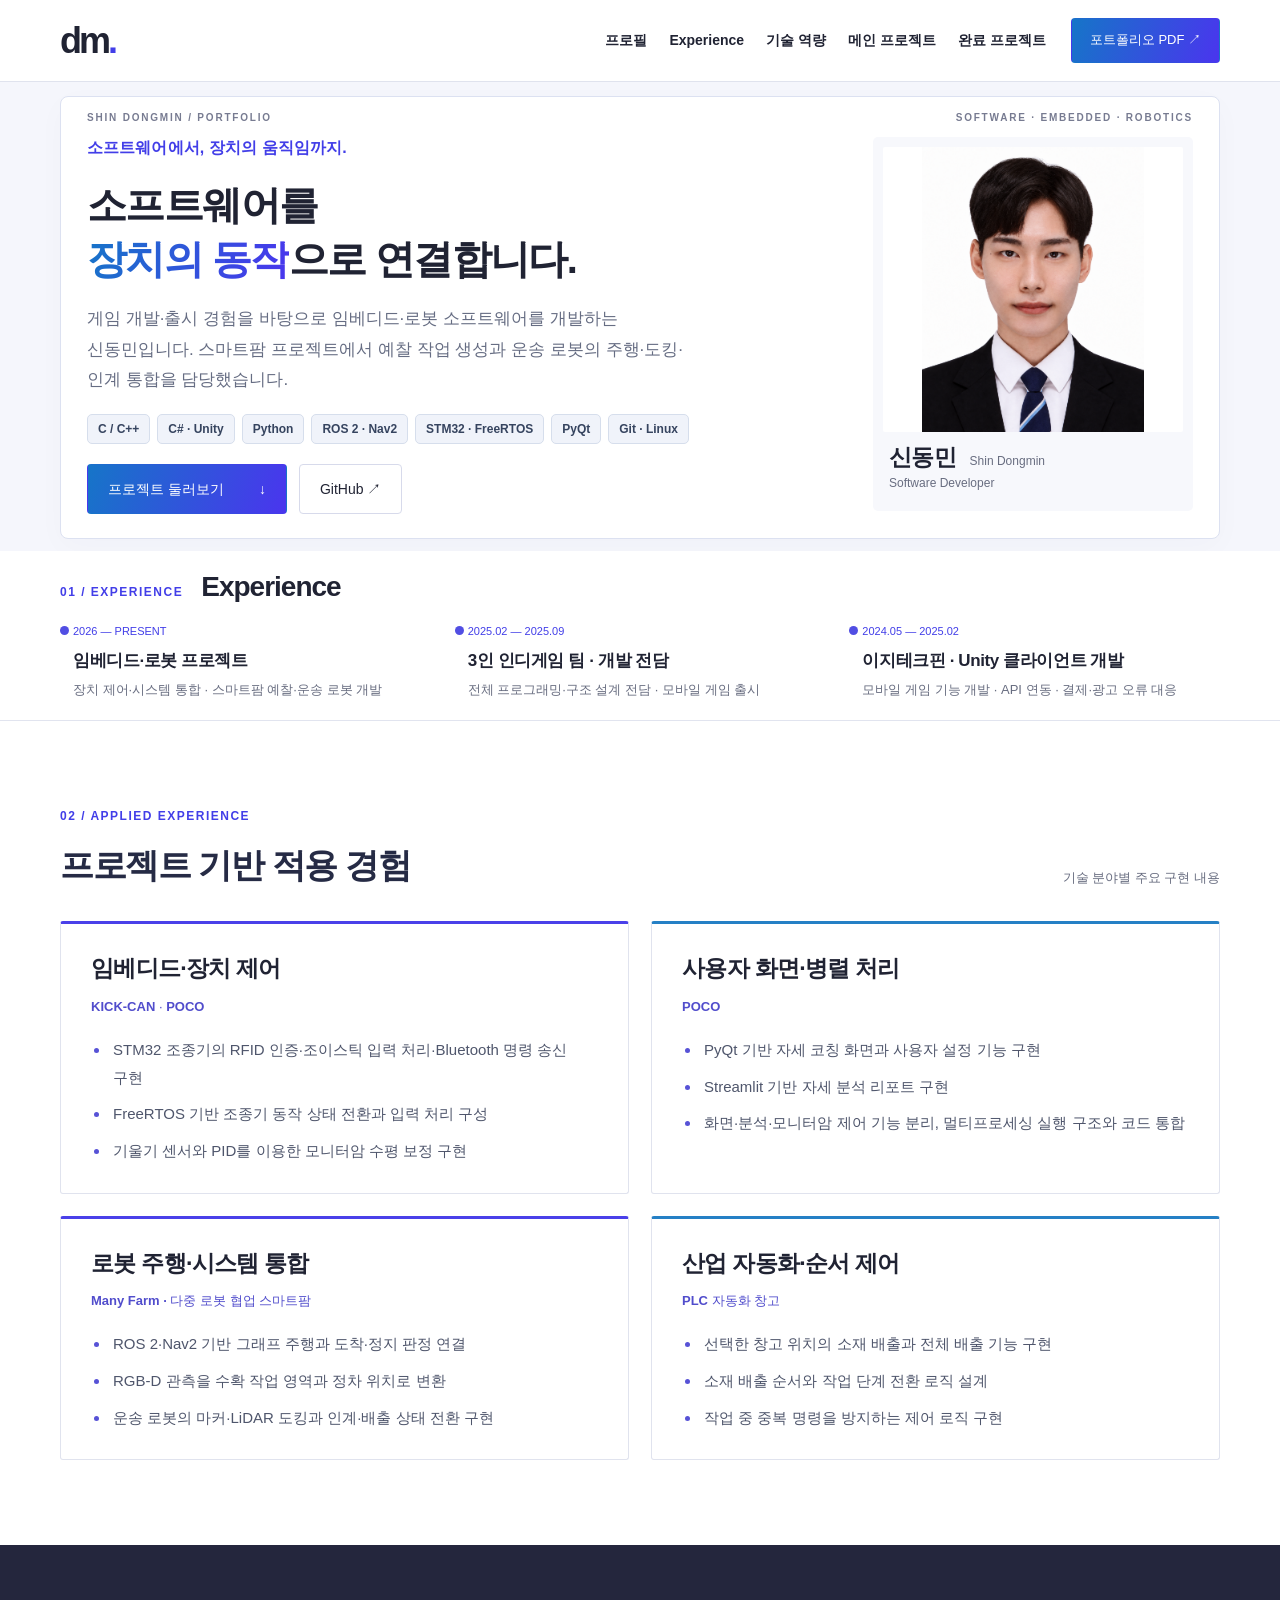
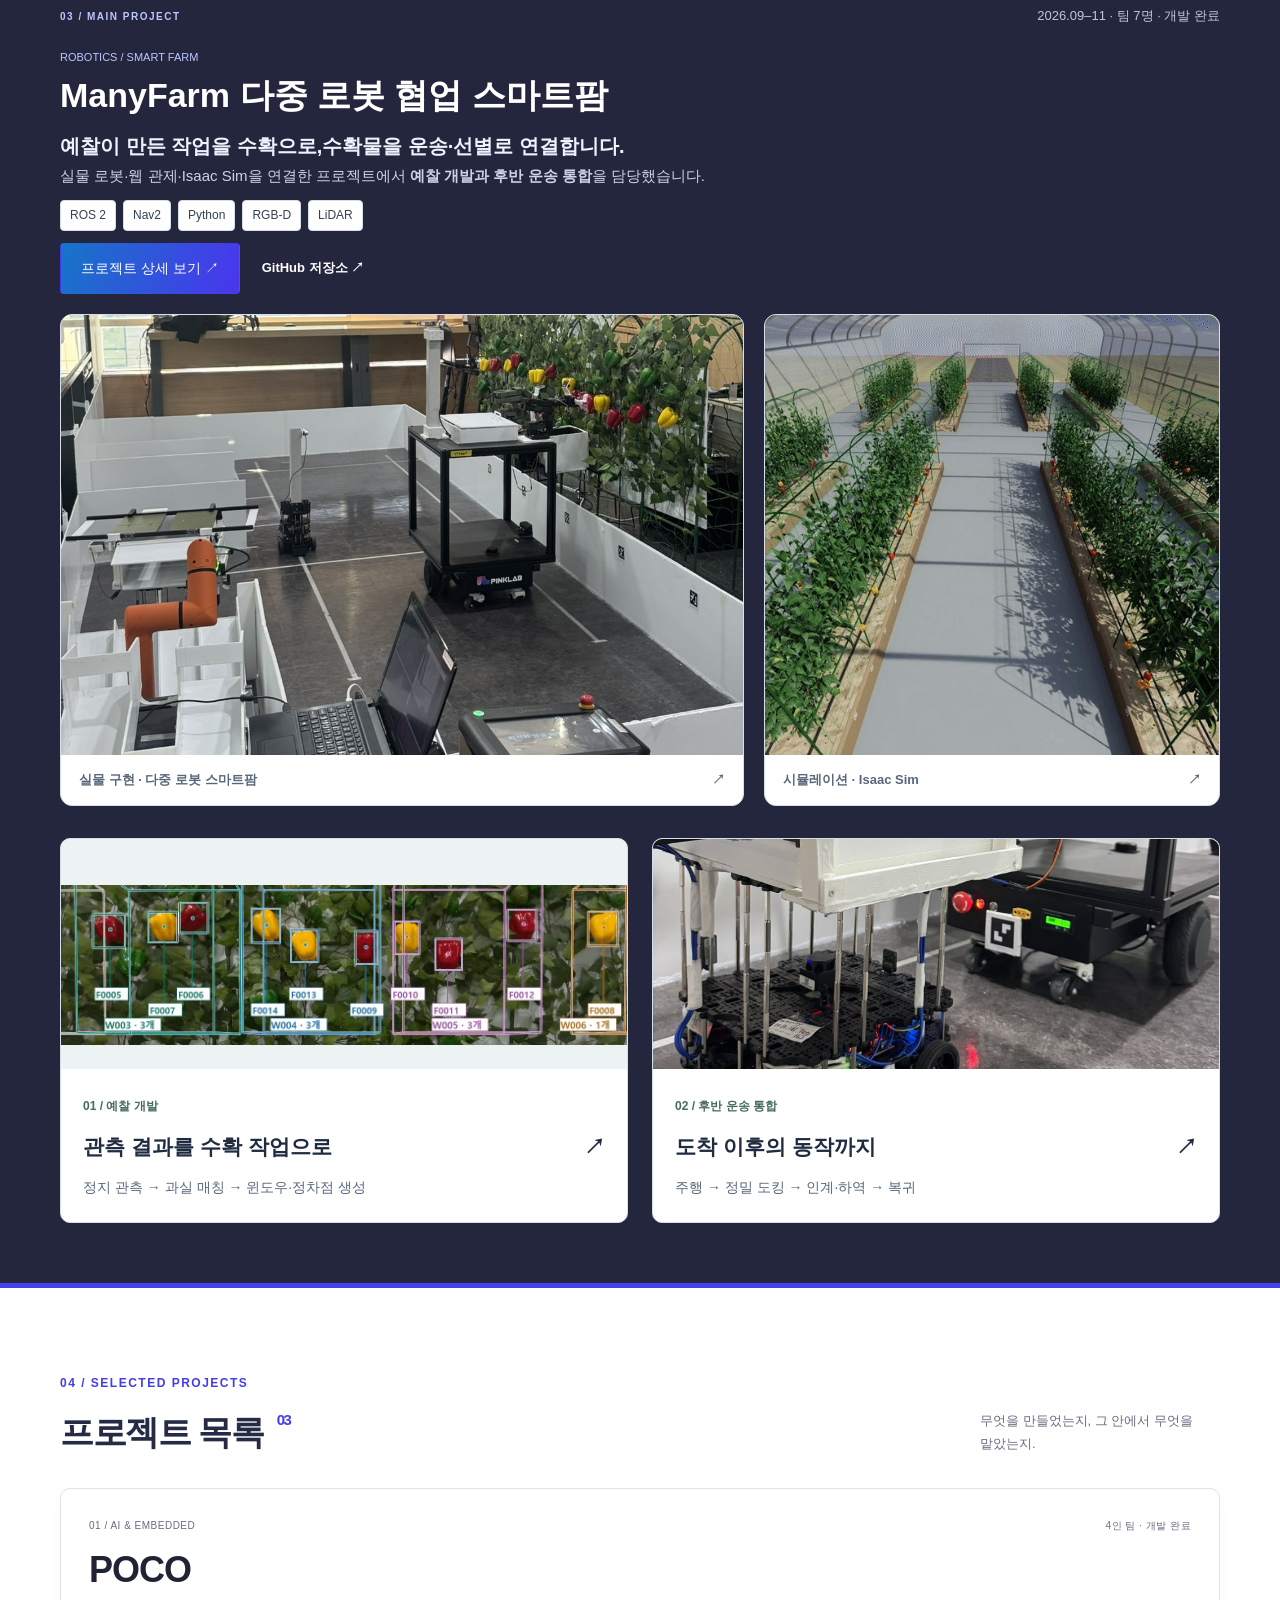
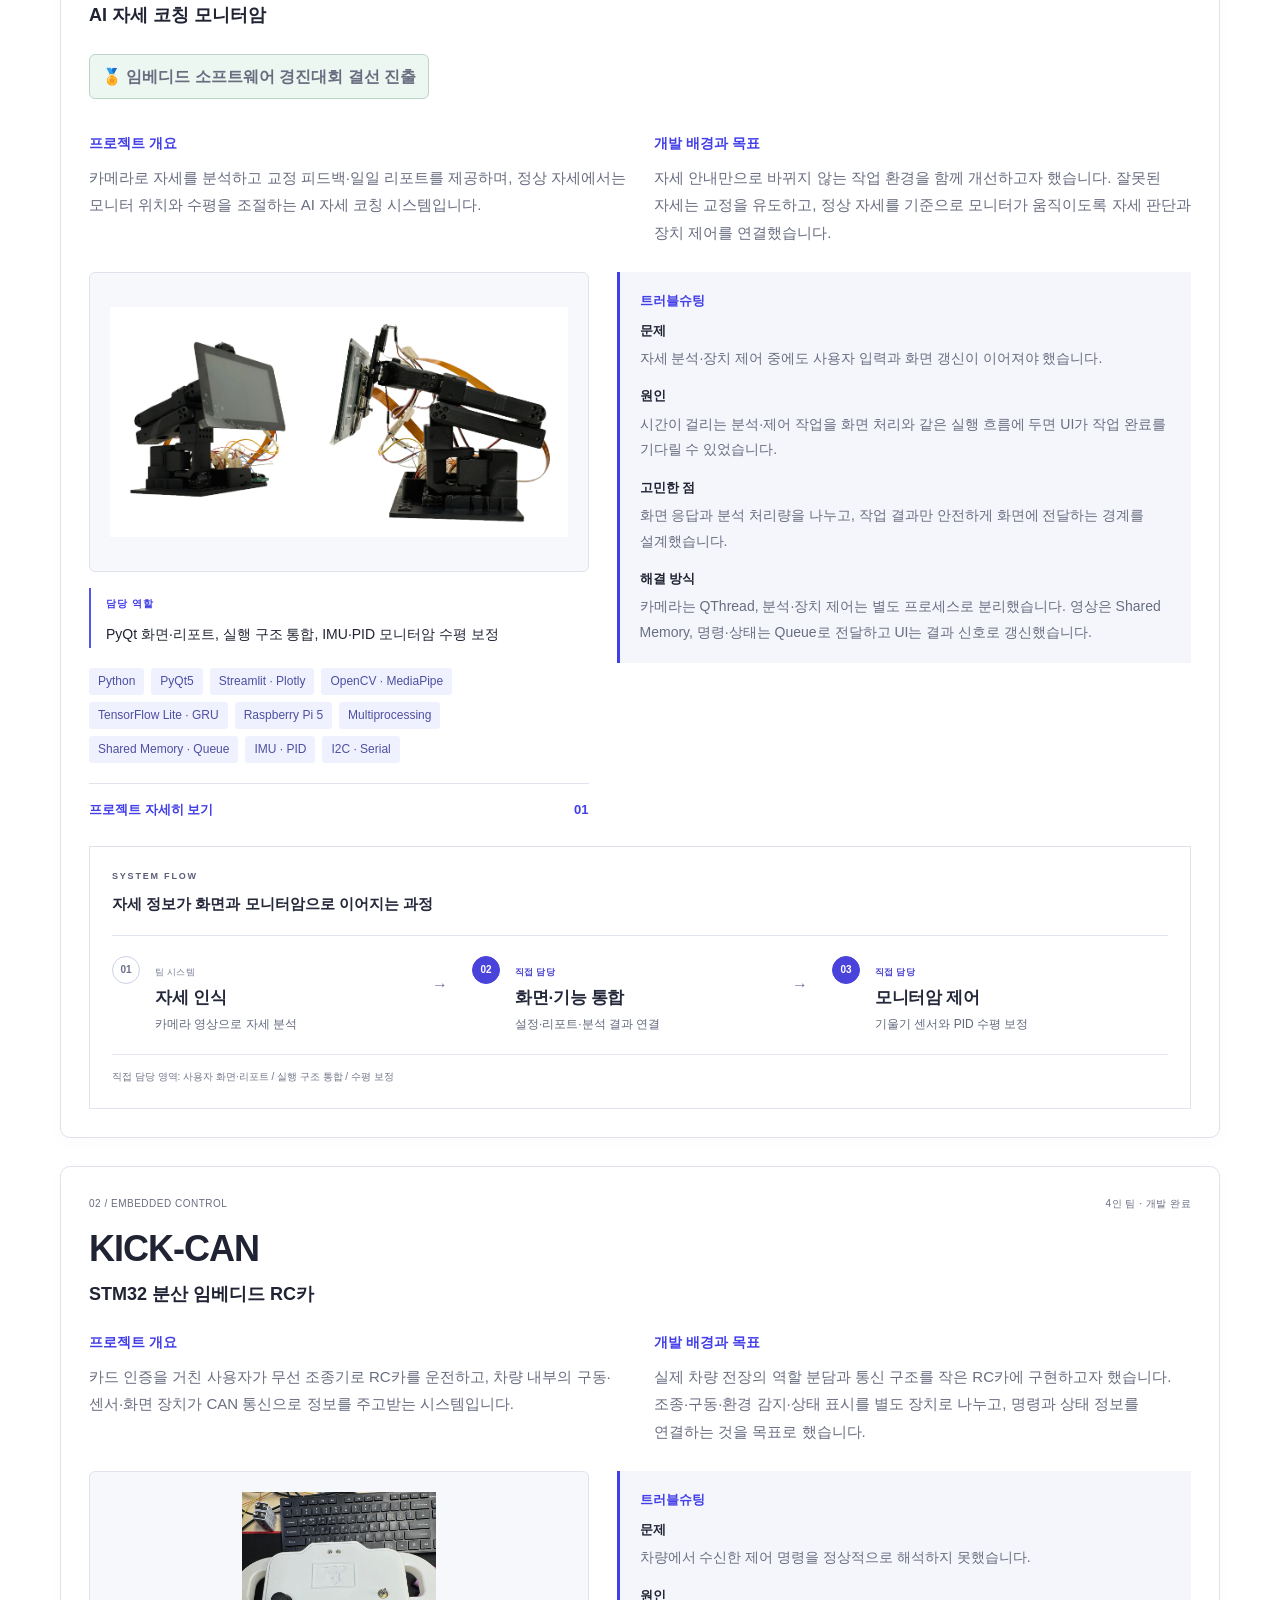
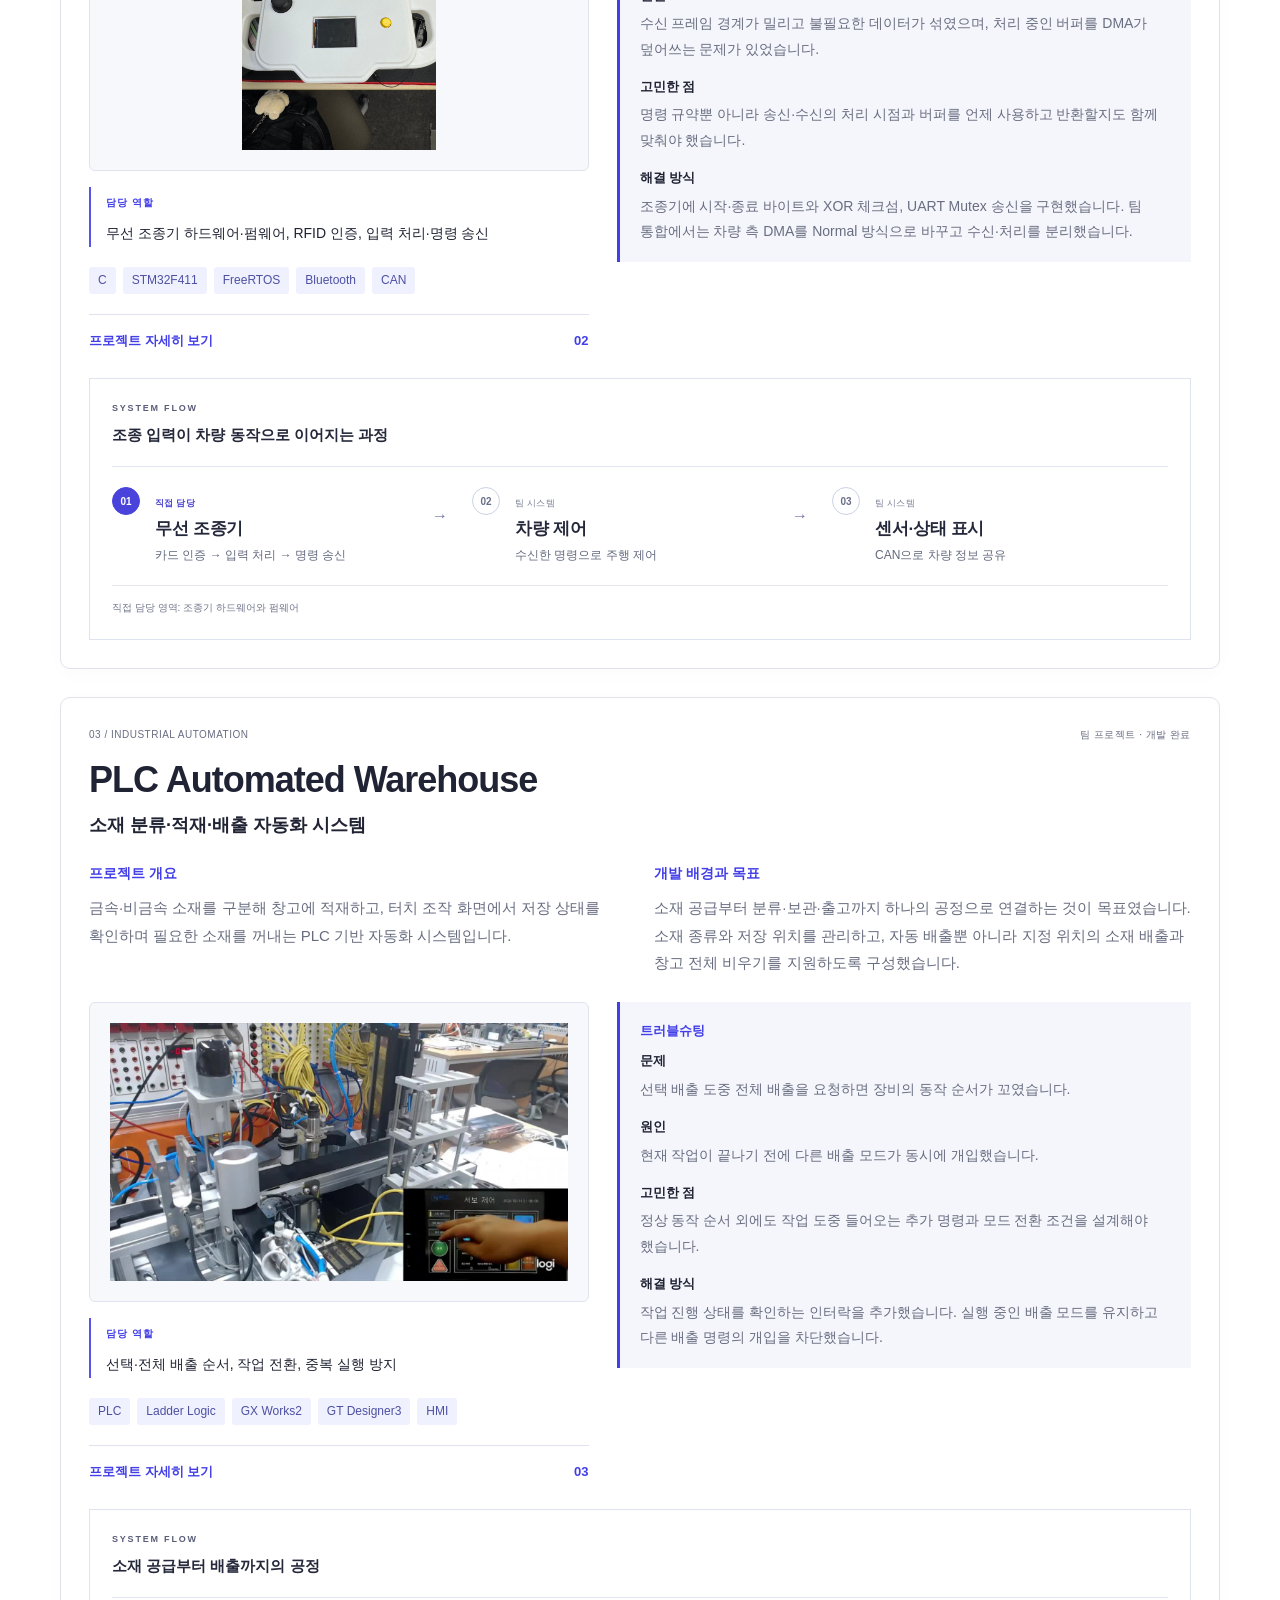
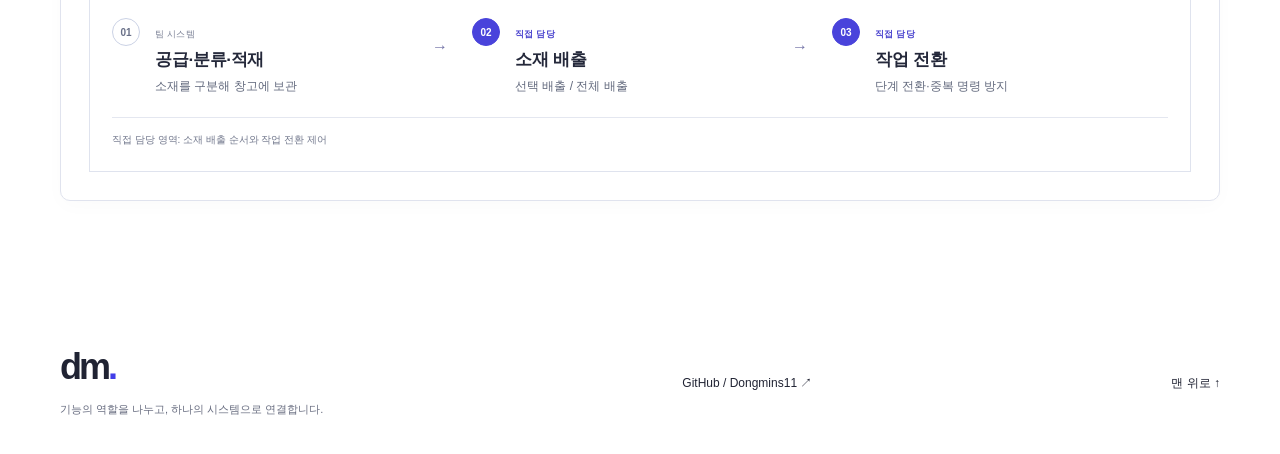
<file: index.html>
<!DOCTYPE html>

<html lang="ko"><head><meta charset="utf-8"/><meta content="width=device-width,initial-scale=1" name="viewport"/><title>신동민 | Software · Embedded · Robotics</title><meta content="신동민 개발자 포트폴리오. 스마트팜 예찰 로봇, POCO 모니터암, KICK-CAN과 PLC 자동화 프로젝트를 소개합니다." name="description"/><link href="main-layout.css" rel="stylesheet"/><style>.local-robot-link{display:inline-flex;margin-top:22px}.local-preview-label{font-size:12px;color:#777b91;text-align:center;padding:10px;border-bottom:1px solid #e0e3ee}</style><style>
#main-project{scroll-margin-top:100px}.mf-heading{display:flex;justify-content:space-between;align-items:center;gap:20px;margin-bottom:30px}.mf-heading .eyebrow{margin:0}.mf-heading>span{font-size:13px;color:#bdc7dc}.mf-feature{display:grid;grid-template-columns:1fr 1.25fr;gap:40px;align-items:center}.mf-copy h2{font-size:36px;line-height:1.3;margin:12px 0 22px}.mf-lead{font-size:20px;line-height:1.65;font-weight:650;color:#eef2ff}.mf-summary{font-size:15px;line-height:1.9;color:#cbd3e6}.mf-tags{display:flex;gap:7px;flex-wrap:wrap;margin:20px 0}.mf-tags span{color:#334155;font-size:12px;border:1px solid #d6dee8;background:#fff;padding:4px 9px;border-radius:4px}.mf-actions{display:flex;gap:22px;align-items:center;flex-wrap:wrap;margin:24px 0}.mf-repo{font-size:13px;font-weight:650}.mf-cover{display:block;background:#fff;border:1px solid #d6dee8;border-radius:12px;overflow:hidden}.mf-cover img{width:100%;aspect-ratio:16/10;object-fit:cover;display:block}.mf-cover>span{display:flex;justify-content:space-between;padding:14px 18px;font-size:13px;color:#58677a}.mf-work-grid{display:grid;grid-template-columns:1fr 1fr;gap:24px;margin-top:32px}.mf-work{background:white;border:1px solid #d6dee8;border-radius:10px;overflow:hidden;transition:box-shadow .2s}.mf-work:hover{box-shadow:0 8px 24px #263c5118}.mf-work-image{height:230px;background:#edf2f3;display:flex;align-items:center}.mf-work-image img{width:100%;height:100%;object-fit:cover;object-position:center 65%}.mf-work:first-child img{object-fit:contain}.mf-work-copy{padding:22px}.mf-work-copy>span{font-size:12px;font-weight:700;color:#466c5c}.mf-work-copy h3{color:#202c40;font-size:21px;margin:10px 0;display:flex;justify-content:space-between;gap:12px}.mf-work-copy p{font-size:14px;line-height:1.7;color:#58677a;margin:0}
@media(max-width:850px){.mf-feature{grid-template-columns:1fr}.mf-cover img{aspect-ratio:16/9}.mf-work-image{height:180px}}
@media(max-width:600px){.mf-heading{display:block}.mf-heading>span{display:block;margin-top:10px}.mf-copy h2{font-size:29px}.mf-work-grid{grid-template-columns:1fr}.mf-work-image{height:220px}.mf-work-copy h3{font-size:19px}}
@media print{.mf-work,.mf-feature{break-inside:avoid}.mf-work-image{height:150px}.mf-cover img{max-height:250px;object-fit:contain}}
</style><style>
.intro-stack{display:flex;flex-wrap:wrap;gap:7px;margin-top:18px}.intro-stack span{font-size:12px;font-weight:600;line-height:1.5;padding:5px 10px;border:1px solid #d6deec;border-radius:5px;background:#f0f3fa;color:#36445f}
.mf-feature{grid-template-columns:1fr;gap:16px}.mf-copy{max-width:950px}.mf-copy h2{margin:6px 0 12px}.mf-tags{margin:12px 0}.mf-actions{margin:12px 0 4px}.mf-summary{line-height:1.7}.mf-heading{margin-bottom:20px}.mf-copy h2 br{display:none}.mf-copy h2{font-size:34px}.mf-copy h2 br:after{content:' '}.mf-lead br{display:none}.mf-scenes{display:grid;grid-template-columns:1.5fr 1fr;gap:20px;align-items:stretch}.mf-scenes .mf-cover img{height:440px;aspect-ratio:auto;object-fit:cover}.mf-real img{object-position:center 35%}.mf-sim img{object-position:center}.mf-scenes .mf-cover>span{font-weight:600}
@media(max-width:850px){.mf-scenes .mf-cover img{height:340px}.mf-copy h2{font-size:29px}}
@media(max-width:600px){.mf-scenes{grid-template-columns:1fr;gap:16px}.mf-scenes .mf-real img{height:auto;aspect-ratio:7/5;object-fit:contain}.mf-scenes .mf-sim img{height:210px}.mf-copy h2{font-size:27px}.mf-copy h2 br{display:block}.mf-cover>span{padding:12px;font-size:12px}}
</style><style>.poco-achievement{display:inline-block;margin:12px 0;padding:8px 12px;border:1px solid #bcd5c8;background:#edf7f1;color:#225d43;border-radius:6px;font-size:14px;font-weight:700;line-height:1.7}.project-copy .tags{gap:7px}.project-copy .tags li{font-size:12px}</style></head><body><a class="skip" href="#main">본문으로 이동</a>
<header class="site-header"><a aria-label="신동민 포트폴리오 홈" class="wordmark" href="#top">dm<span>.</span></a><nav aria-label="주 메뉴"><a href="#about">프로필</a><a href="#journey">Experience</a><a href="#skills">기술 역량</a><a href="#main-project">메인 프로젝트</a><a href="#completed-projects">완료 프로젝트</a></nav><a class="pdf-save" href="assets/home/Shin-Dongmin-Portfolio.pdf" id="print-home" rel="noopener" target="_blank">포트폴리오 PDF ↗</a></header>
<main id="main"><section class="hero" id="about"><div class="wrap"><div class="hero-top" id="top"><span>SHIN DONGMIN / PORTFOLIO</span><span>SOFTWARE · EMBEDDED · ROBOTICS</span></div><div class="hero-layout"><div class="hero-copy"><p class="eyebrow">소프트웨어에서, 장치의 움직임까지.</p><h1>소프트웨어를<br/><em>장치의 동작</em>으로 연결합니다.</h1><p class="hero-description">게임 개발·출시 경험을 바탕으로 임베디드·로봇 소프트웨어를 개발하는 신동민입니다. 스마트팜 프로젝트에서 예찰 작업 생성과 운송 로봇의 주행·도킹·인계 통합을 담당했습니다.</p><div aria-label="주요 기술스택" class="intro-stack"><span>C / C++</span><span>C# · Unity</span><span>Python</span><span>ROS 2 · Nav2</span><span>STM32 · FreeRTOS</span><span>PyQt</span><span>Git · Linux</span></div><div class="hero-actions"><a class="button primary" href="#main-project">프로젝트 둘러보기 <span>↓</span></a><a class="button" href="https://github.com/Dongmins11" rel="noopener noreferrer" target="_blank">GitHub ↗</a></div></div><aside class="profile-card"><div class="portrait"><img alt="개발자 신동민의 프로필 사진" height="1422" src="assets/portrait.png" width="1106"/></div><div class="profile-caption"><h2>신동민 <span>Shin Dongmin</span></h2><p>Software Developer</p></div><div class="profile-note">Many Farm · 예찰·운송 로봇 개발</div></aside></div><div class="hero-summary"><div><span>APPLICATION</span><p>게임·서비스 개발 경험</p></div><div><span>EMBEDDED</span><p>센서·모니터암·조종기 제어</p></div><div><span>ROBOTICS</span><p>자율주행·작업 흐름 설계</p></div><a aria-label="기술 역량으로 이동" href="#skills">다음으로 <span>↓</span></a></div></div></section><section class="journey-section" id="journey"><div class="wrap journey-grid"><div class="journey-intro"><p class="eyebrow">01 / EXPERIENCE</p><h2>Experience</h2><p>실무 개발과 출시 경험에서<br/>임베디드·로봇 프로젝트까지.</p></div><ol class="timeline"><li><span class="date">2024.05 — 2025.02</span><h3>이지테크핀 · Unity 클라이언트 개발</h3><p>모바일 게임 기능 개발 · API 연동 · 결제·광고 오류 대응</p></li><li><span class="date">2025.02 — 2025.09</span><h3>3인 인디게임 팀 · 개발 전담</h3><p>전체 프로그래밍·구조 설계 전담 · 모바일 게임 출시</p></li><li><span class="date">2026 — PRESENT</span><h3>임베디드·로봇 프로젝트</h3><p>장치 제어·시스템 통합 · 스마트팜 예찰·운송 로봇 개발</p></li></ol></div></section><section class="skills-section wrap" id="skills"><div class="section-heading"><div><p class="eyebrow">02 / APPLIED EXPERIENCE</p><h2>프로젝트 기반 적용 경험</h2></div><p>기술 분야별 주요 구현 내용</p></div><div class="capabilities experience-list"><article><h3>임베디드·장치 제어</h3><p class="experience-projects"><a href="kickcan.html">KICK-CAN</a><span aria-hidden="true"> · </span><a href="poco.html">POCO</a></p><ul><li>STM32 조종기의 RFID 인증·조이스틱 입력 처리·Bluetooth 명령 송신 구현</li><li>FreeRTOS 기반 조종기 동작 상태 전환과 입력 처리 구성</li><li>기울기 센서와 PID를 이용한 모니터암 수평 보정 구현</li></ul></article><article><h3>사용자 화면·병렬 처리</h3><p class="experience-projects"><a href="poco.html">POCO</a></p><ul><li>PyQt 기반 자세 코칭 화면과 사용자 설정 기능 구현</li><li>Streamlit 기반 자세 분석 리포트 구현</li><li>화면·분석·모니터암 제어 기능 분리, 멀티프로세싱 실행 구조와 코드 통합</li></ul></article><article><h3>로봇 주행·시스템 통합</h3><p class="experience-projects"><a href="manyfarm/index.html">Many Farm · 다중 로봇 협업 스마트팜</a></p><ul><li>ROS 2·Nav2 기반 그래프 주행과 도착·정지 판정 연결</li><li>RGB-D 관측을 수확 작업 영역과 정차 위치로 변환</li><li>운송 로봇의 마커·LiDAR 도킹과 인계·배출 상태 전환 구현</li></ul></article><article><h3>산업 자동화·순서 제어</h3><p class="experience-projects"><a href="plc.html">PLC 자동화 창고</a></p><ul><li>선택한 창고 위치의 소재 배출과 전체 배출 기능 구현</li><li>소재 배출 순서와 작업 단계 전환 로직 설계</li><li>작업 중 중복 명령을 방지하는 제어 로직 구현</li></ul></article></div></section><section class="ongoing-section" id="main-project"><div class="wrap"><div class="mf-heading"><p class="eyebrow">03 / MAIN PROJECT</p><span>2026.09–11 · 팀 7명 · 개발 완료</span></div>
<div class="mf-feature"><div class="mf-copy"><p class="mini-label">ROBOTICS / SMART FARM</p><h2>ManyFarm <br/>다중 로봇 협업 스마트팜</h2><p class="mf-lead">예찰이 만든 작업을 수확으로,<br/>수확물을 운송·선별로 연결합니다.</p><p class="mf-summary">실물 로봇·웹 관제·Isaac Sim을 연결한 프로젝트에서 <strong>예찰 개발과 후반 운송 통합</strong>을 담당했습니다.</p><div class="mf-tags"><span>ROS 2</span><span>Nav2</span><span>Python</span><span>RGB-D</span><span>LiDAR</span></div><div class="mf-actions"><a class="button primary" href="manyfarm/index.html">프로젝트 상세 보기 ↗</a><a class="mf-repo" href="https://github.com/Dongmins11/ManyFarm">GitHub 저장소 ↗</a></div></div><div class="mf-scenes"><a class="mf-cover mf-real" href="manyfarm/index.html#overview"><img alt="실제 시험 공간의 예찰·수확·운송 로봇과 선별장" src="assets/home/real.jpg"/><span>실물 구현 · 다중 로봇 스마트팜 <b>↗</b></span></a><a class="mf-cover mf-sim" href="manyfarm/index.html#overview"><img alt="ManyFarm Isaac Sim 가상 농장의 재배 구역과 로봇" src="assets/home/farm.jpg"/><span>시뮬레이션 · Isaac Sim <b>↗</b></span></a></div></div>
<div class="mf-work-grid"><a class="mf-work" href="manyfarm/index.html#scout"><div class="mf-work-image"><img alt="과실 ID와 수량을 묶은 예찰 작업 윈도우" loading="lazy" src="assets/home/scout.jpg"/></div><div class="mf-work-copy"><span>01 / 예찰 개발</span><h3>관측 결과를 수확 작업으로 <b>↗</b></h3><p>정지 관측 → 과실 매칭 → 윈도우·정차점 생성</p></div></a><a class="mf-work" href="manyfarm/index.html#transport"><div class="mf-work-image"><img alt="운송로봇과 수확로봇의 실물 도킹·인계 위치" loading="lazy" src="assets/home/docking.jpg"/></div><div class="mf-work-copy"><span>02 / 후반 운송 통합</span><h3>도착 이후의 동작까지 <b>↗</b></h3><p>주행 → 정밀 도킹 → 인계·하역 → 복귀</p></div></a></div></div></section><section class="projects wrap" id="completed-projects"><div class="section-heading"><div><p class="eyebrow">04 / SELECTED PROJECTS</p><h2>프로젝트 목록<span class="sup">03</span></h2></div><p>무엇을 만들었는지, 그 안에서 무엇을 맡았는지.</p></div>
<article class="project-row"><header class="project-overview"><div class="meta"><span>01 / AI &amp; EMBEDDED</span><span>4인 팀 · 개발 완료</span></div><h3><a href="poco.html">POCO</a></h3><p class="project-name">AI 자세 코칭 모니터암</p><p class="poco-achievement">🏅 임베디드 소프트웨어 경진대회 결선 진출</p><div class="project-context"><div><h4>프로젝트 개요</h4><p>카메라로 자세를 분석하고 교정 피드백·일일 리포트를 제공하며, 정상 자세에서는 모니터 위치와 수평을 조절하는 AI 자세 코칭 시스템입니다.</p></div><div><h4>개발 배경과 목표</h4><p>자세 안내만으로 바뀌지 않는 작업 환경을 함께 개선하고자 했습니다. 잘못된 자세는 교정을 유도하고, 정상 자세를 기준으로 모니터가 움직이도록 자세 판단과 장치 제어를 연결했습니다.</p></div></div></header><div class="project-body"><div class="project-media"><figure class="project-visual"><a aria-label="POCO 상세 보기" class="project-image poco-image" href="poco.html"><img alt="제작한 POCO 4축 모니터암의 정면과 측면" loading="lazy" src="assets/monitor-arm-cropped.png"/></a></figure><div class="project-copy"><div class="role"><span>담당 역할</span><p>PyQt 화면·리포트, 실행 구조 통합, IMU·PID 모니터암 수평 보정</p></div><ul aria-label="기술 스택" class="tags"><li>Python</li><li>PyQt5</li><li>Streamlit · Plotly</li><li>OpenCV · MediaPipe</li><li>TensorFlow Lite · GRU</li><li>Raspberry Pi 5</li><li>Multiprocessing</li><li>Shared Memory · Queue</li><li>IMU · PID</li><li>I2C · Serial</li></ul><a class="project-link" href="poco.html">프로젝트 자세히 보기 <span>01</span></a></div></div><section class="project-troubleshooting"><h4>트러블슈팅</h4><dl class="trouble-summary"><div><dt>문제</dt><dd>자세 분석·장치 제어 중에도 사용자 입력과 화면 갱신이 이어져야 했습니다.</dd></div><div><dt>원인</dt><dd>시간이 걸리는 분석·제어 작업을 화면 처리와 같은 실행 흐름에 두면 UI가 작업 완료를 기다릴 수 있었습니다.</dd></div><div><dt>고민한 점</dt><dd>화면 응답과 분석 처리량을 나누고, 작업 결과만 안전하게 화면에 전달하는 경계를 설계했습니다.</dd></div><div><dt>해결 방식</dt><dd>카메라는 QThread, 분석·장치 제어는 별도 프로세스로 분리했습니다. 영상은 Shared Memory, 명령·상태는 Queue로 전달하고 UI는 결과 신호로 갱신했습니다.</dd></div></dl></section></div><figure class="process-diagram"><figcaption><span>SYSTEM FLOW</span><strong>자세 정보가 화면과 모니터암으로 이어지는 과정</strong></figcaption><ol><li class=""><span class="step-no">01</span><div><span class="ownership">팀 시스템</span><h4>자세 인식</h4><p>카메라 영상으로 자세 분석</p></div></li><li class="owned"><span class="step-no">02</span><div><span class="ownership">직접 담당</span><h4>화면·기능 통합</h4><p>설정·리포트·분석 결과 연결</p></div></li><li class="owned"><span class="step-no">03</span><div><span class="ownership">직접 담당</span><h4>모니터암 제어</h4><p>기울기 센서와 PID 수평 보정</p></div></li></ol><p class="flow-note">직접 담당 영역: 사용자 화면·리포트 / 실행 구조 통합 / 수평 보정</p></figure></article>
<article class="project-row"><header class="project-overview"><div class="meta"><span>02 / EMBEDDED CONTROL</span><span>4인 팀 · 개발 완료</span></div><h3><a href="kickcan.html">KICK-CAN</a></h3><p class="project-name">STM32 분산 임베디드 RC카</p><div class="project-context"><div><h4>프로젝트 개요</h4><p>카드 인증을 거친 사용자가 무선 조종기로 RC카를 운전하고, 차량 내부의 구동·센서·화면 장치가 CAN 통신으로 정보를 주고받는 시스템입니다.</p></div><div><h4>개발 배경과 목표</h4><p>실제 차량 전장의 역할 분담과 통신 구조를 작은 RC카에 구현하고자 했습니다. 조종·구동·환경 감지·상태 표시를 별도 장치로 나누고, 명령과 상태 정보를 연결하는 것을 목표로 했습니다.</p></div></div></header><div class="project-body"><div class="project-media"><figure class="project-visual"><a aria-label="KICK-CAN 상세 보기" class="project-image kick-image" href="kickcan.html"><img alt="직접 제작한 KICK-CAN RFID 무선 Controller" loading="lazy" src="assets/project-photo-1.jpg"/></a></figure><div class="project-copy"><div class="role"><span>담당 역할</span><p>무선 조종기 하드웨어·펌웨어, RFID 인증, 입력 처리·명령 송신</p></div><ul aria-label="기술 스택" class="tags"><li>C</li><li>STM32F411</li><li>FreeRTOS</li><li>Bluetooth</li><li>CAN</li></ul><a class="project-link" href="kickcan.html">프로젝트 자세히 보기 <span>02</span></a></div></div><section class="project-troubleshooting"><h4>트러블슈팅</h4><dl class="trouble-summary"><div><dt>문제</dt><dd>차량에서 수신한 제어 명령을 정상적으로 해석하지 못했습니다.</dd></div><div><dt>원인</dt><dd>수신 프레임 경계가 밀리고 불필요한 데이터가 섞였으며, 처리 중인 버퍼를 DMA가 덮어쓰는 문제가 있었습니다.</dd></div><div><dt>고민한 점</dt><dd>명령 규약뿐 아니라 송신·수신의 처리 시점과 버퍼를 언제 사용하고 반환할지도 함께 맞춰야 했습니다.</dd></div><div><dt>해결 방식</dt><dd>조종기에 시작·종료 바이트와 XOR 체크섬, UART Mutex 송신을 구현했습니다. 팀 통합에서는 차량 측 DMA를 Normal 방식으로 바꾸고 수신·처리를 분리했습니다.</dd></div></dl></section></div><figure class="process-diagram"><figcaption><span>SYSTEM FLOW</span><strong>조종 입력이 차량 동작으로 이어지는 과정</strong></figcaption><ol><li class="owned"><span class="step-no">01</span><div><span class="ownership">직접 담당</span><h4>무선 조종기</h4><p>카드 인증 → 입력 처리 → 명령 송신</p></div></li><li class=""><span class="step-no">02</span><div><span class="ownership">팀 시스템</span><h4>차량 제어</h4><p>수신한 명령으로 주행 제어</p></div></li><li class=""><span class="step-no">03</span><div><span class="ownership">팀 시스템</span><h4>센서·상태 표시</h4><p>CAN으로 차량 정보 공유</p></div></li></ol><p class="flow-note">직접 담당 영역: 조종기 하드웨어와 펌웨어</p></figure></article><article class="project-row" id="plc-project"><header class="project-overview"><div class="meta"><span>03 / INDUSTRIAL AUTOMATION</span><span>팀 프로젝트 · 개발 완료</span></div><h3><a href="plc.html">PLC Automated Warehouse</a></h3><p class="project-name">소재 분류·적재·배출 자동화 시스템</p><div class="project-context"><div><h4>프로젝트 개요</h4><p>금속·비금속 소재를 구분해 창고에 적재하고, 터치 조작 화면에서 저장 상태를 확인하며 필요한 소재를 꺼내는 PLC 기반 자동화 시스템입니다.</p></div><div><h4>개발 배경과 목표</h4><p>소재 공급부터 분류·보관·출고까지 하나의 공정으로 연결하는 것이 목표였습니다. 소재 종류와 저장 위치를 관리하고, 자동 배출뿐 아니라 지정 위치의 소재 배출과 창고 전체 비우기를 지원하도록 구성했습니다.</p></div></div></header><div class="project-body"><div class="project-media"><figure class="project-visual"><a aria-label="PLC 자동화 창고 상세 보기" class="project-image" href="plc.html"><img alt="PLC 자동화 창고의 실제 공정 장비와 조작 화면" loading="lazy" src="assets/plc-overview.jpg"/></a></figure><div class="project-copy"><div class="role"><span>담당 역할</span><p>선택·전체 배출 순서, 작업 전환, 중복 실행 방지</p></div><ul aria-label="기술 스택" class="tags"><li>PLC</li><li>Ladder Logic</li><li>GX Works2</li><li>GT Designer3</li><li>HMI</li></ul><a class="project-link" href="plc.html">프로젝트 자세히 보기 <span>03</span></a></div></div><section class="project-troubleshooting"><h4>트러블슈팅</h4><dl class="trouble-summary"><div><dt>문제</dt><dd>선택 배출 도중 전체 배출을 요청하면 장비의 동작 순서가 꼬였습니다.</dd></div><div><dt>원인</dt><dd>현재 작업이 끝나기 전에 다른 배출 모드가 동시에 개입했습니다.</dd></div><div><dt>고민한 점</dt><dd>정상 동작 순서 외에도 작업 도중 들어오는 추가 명령과 모드 전환 조건을 설계해야 했습니다.</dd></div><div><dt>해결 방식</dt><dd>작업 진행 상태를 확인하는 인터락을 추가했습니다. 실행 중인 배출 모드를 유지하고 다른 배출 명령의 개입을 차단했습니다.</dd></div></dl></section></div><figure class="process-diagram"><figcaption><span>SYSTEM FLOW</span><strong>소재 공급부터 배출까지의 공정</strong></figcaption><ol><li class=""><span class="step-no">01</span><div><span class="ownership">팀 시스템</span><h4>공급·분류·적재</h4><p>소재를 구분해 창고에 보관</p></div></li><li class="owned"><span class="step-no">02</span><div><span class="ownership">직접 담당</span><h4>소재 배출</h4><p>선택 배출 / 전체 배출</p></div></li><li class="owned"><span class="step-no">03</span><div><span class="ownership">직접 담당</span><h4>작업 전환</h4><p>단계 전환·중복 명령 방지</p></div></li></ol><p class="flow-note">직접 담당 영역: 소재 배출 순서와 작업 전환 제어</p></figure></article></section></main><footer class="footer wrap"><div><a class="wordmark" href="#top">dm<span>.</span></a><p>기능의 역할을 나누고, 하나의 시스템으로 연결합니다.</p></div><a href="https://github.com/Dongmins11" rel="noopener noreferrer" target="_blank">GitHub / Dongmins11 ↗</a><a href="#top">맨 위로 ↑</a></footer></body></html>
</file>
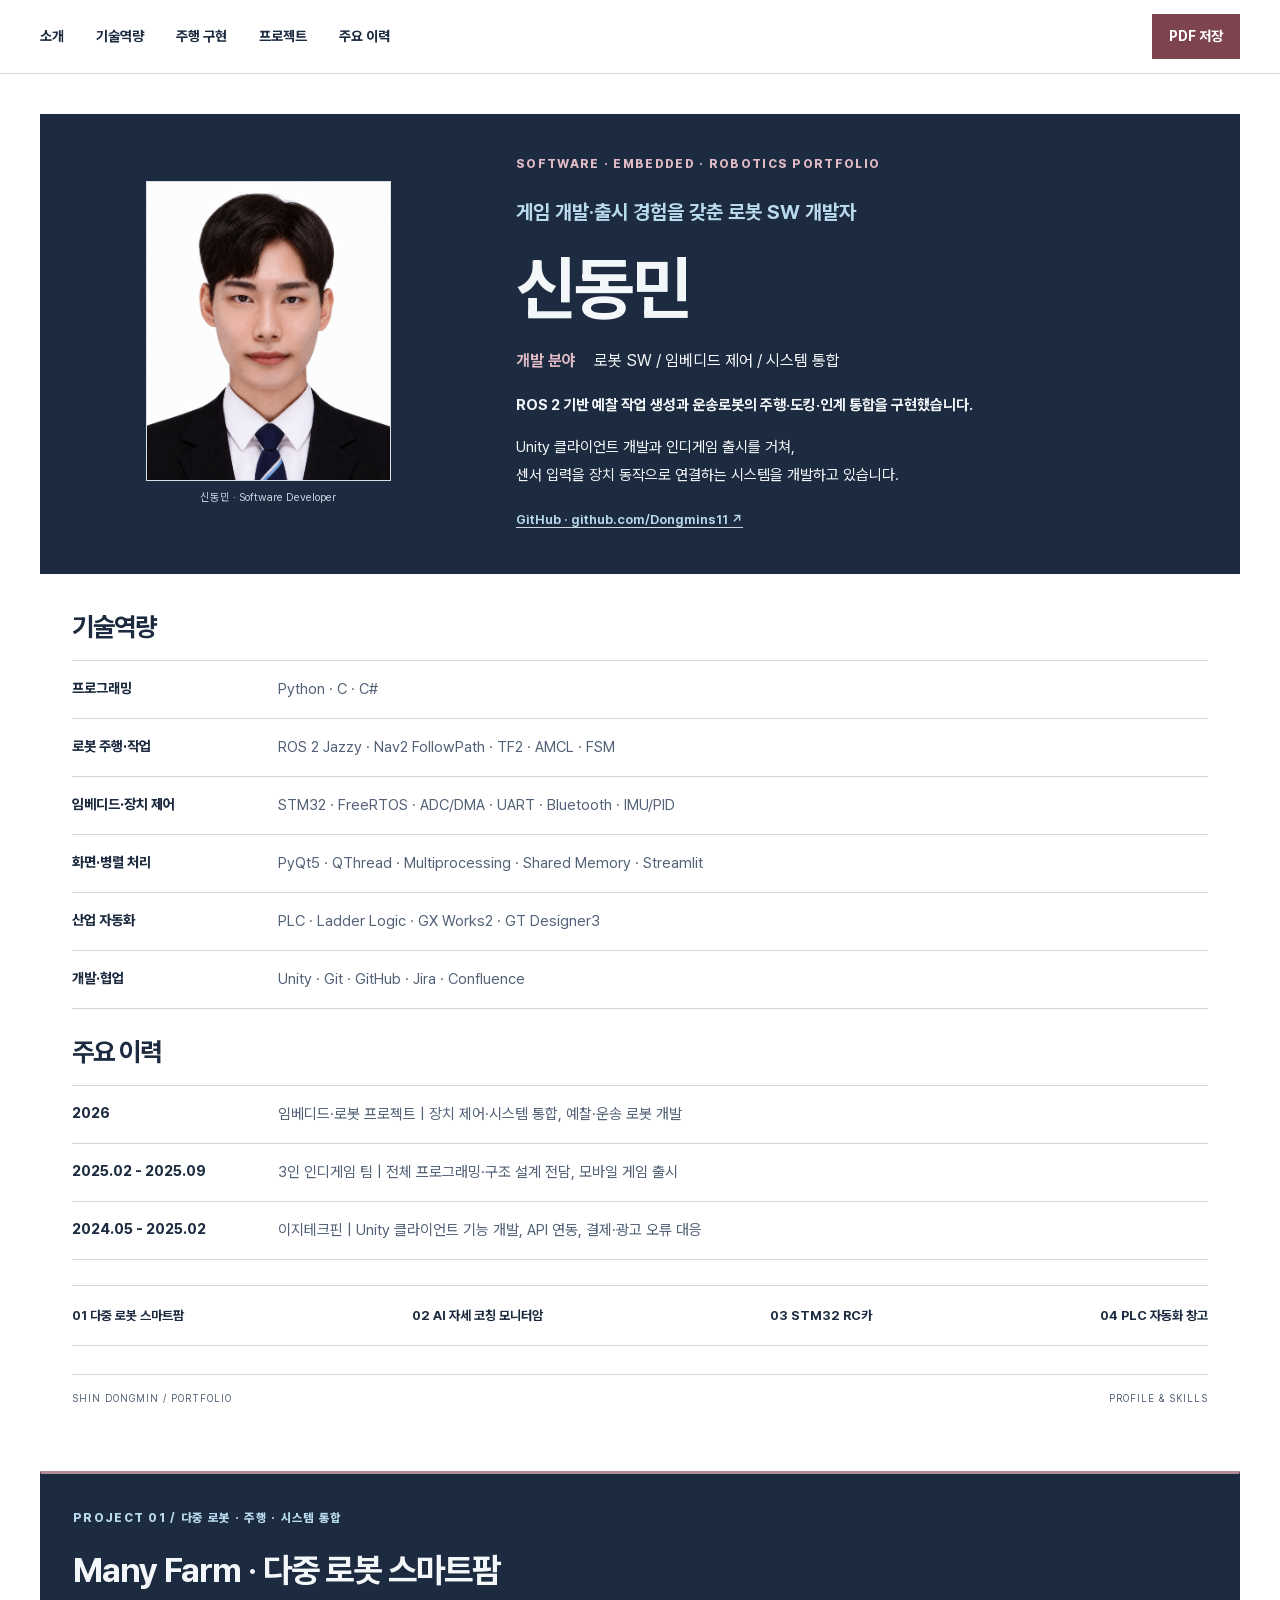
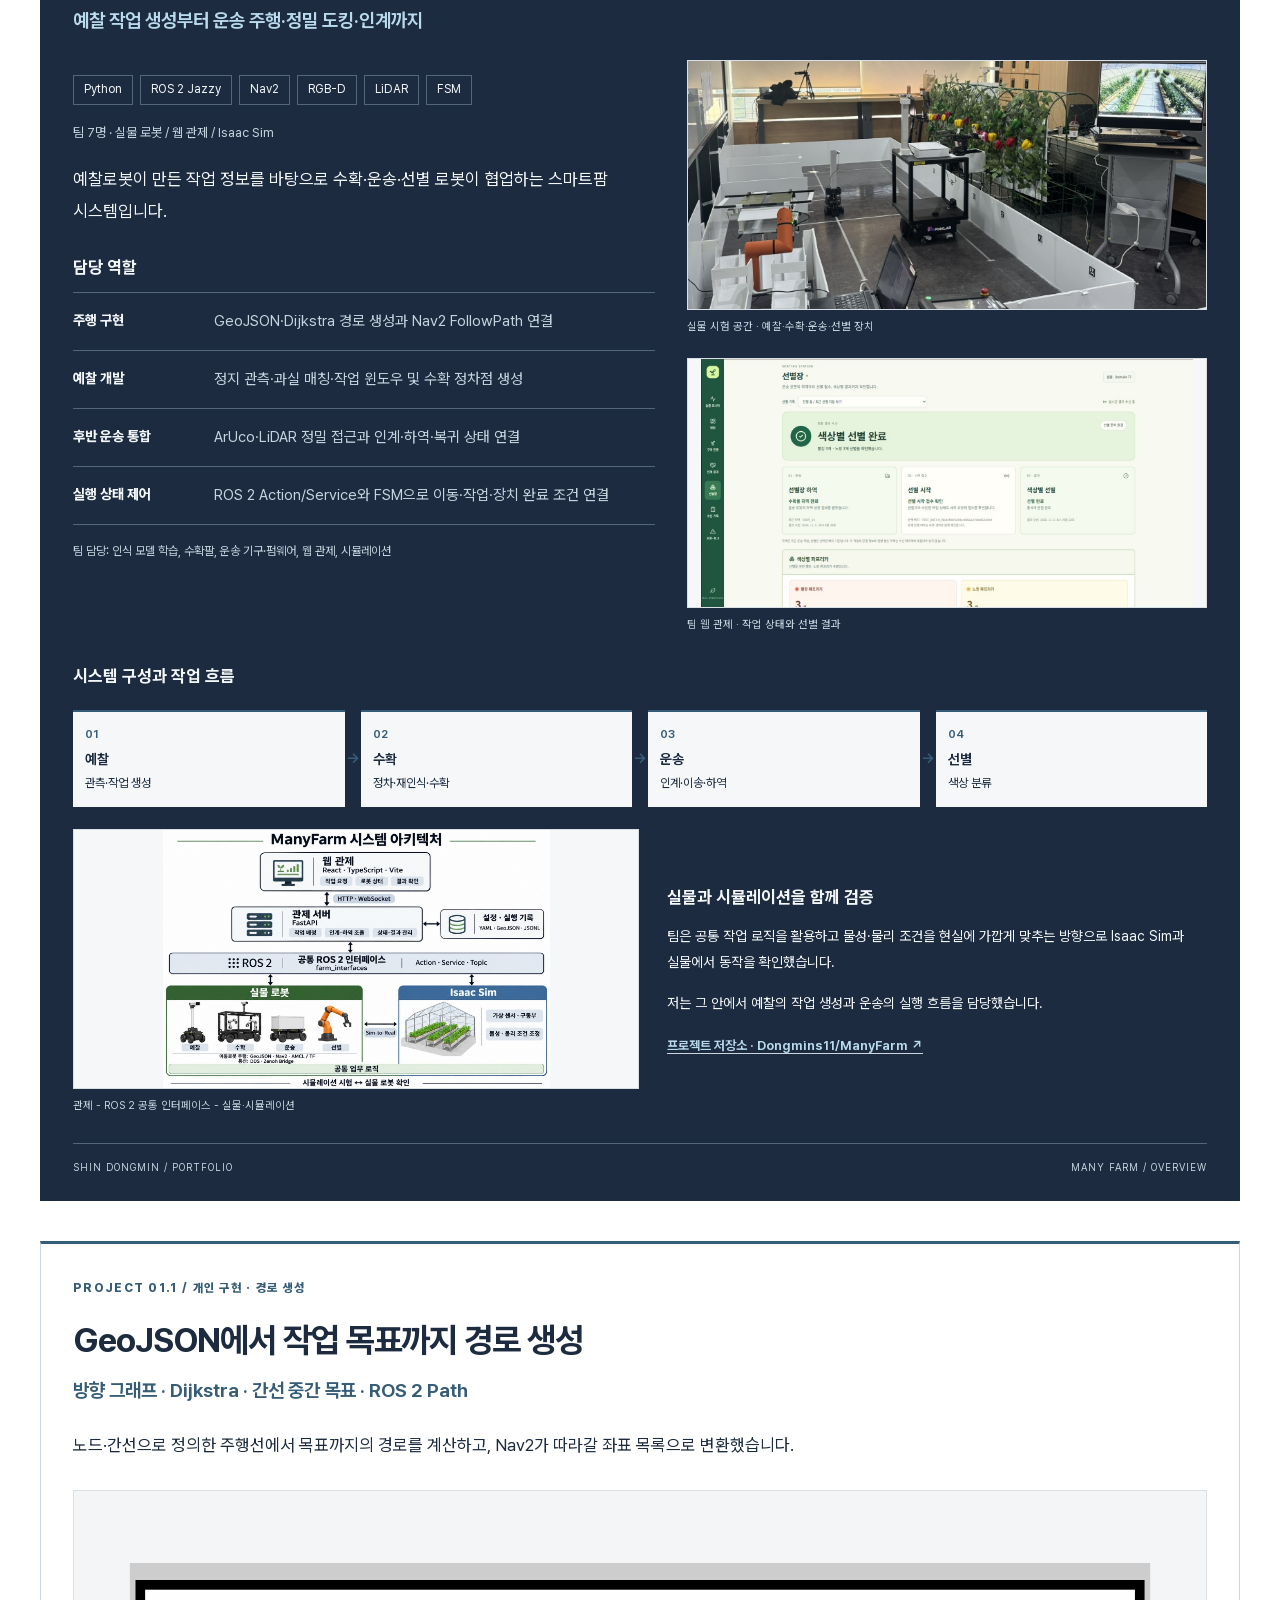
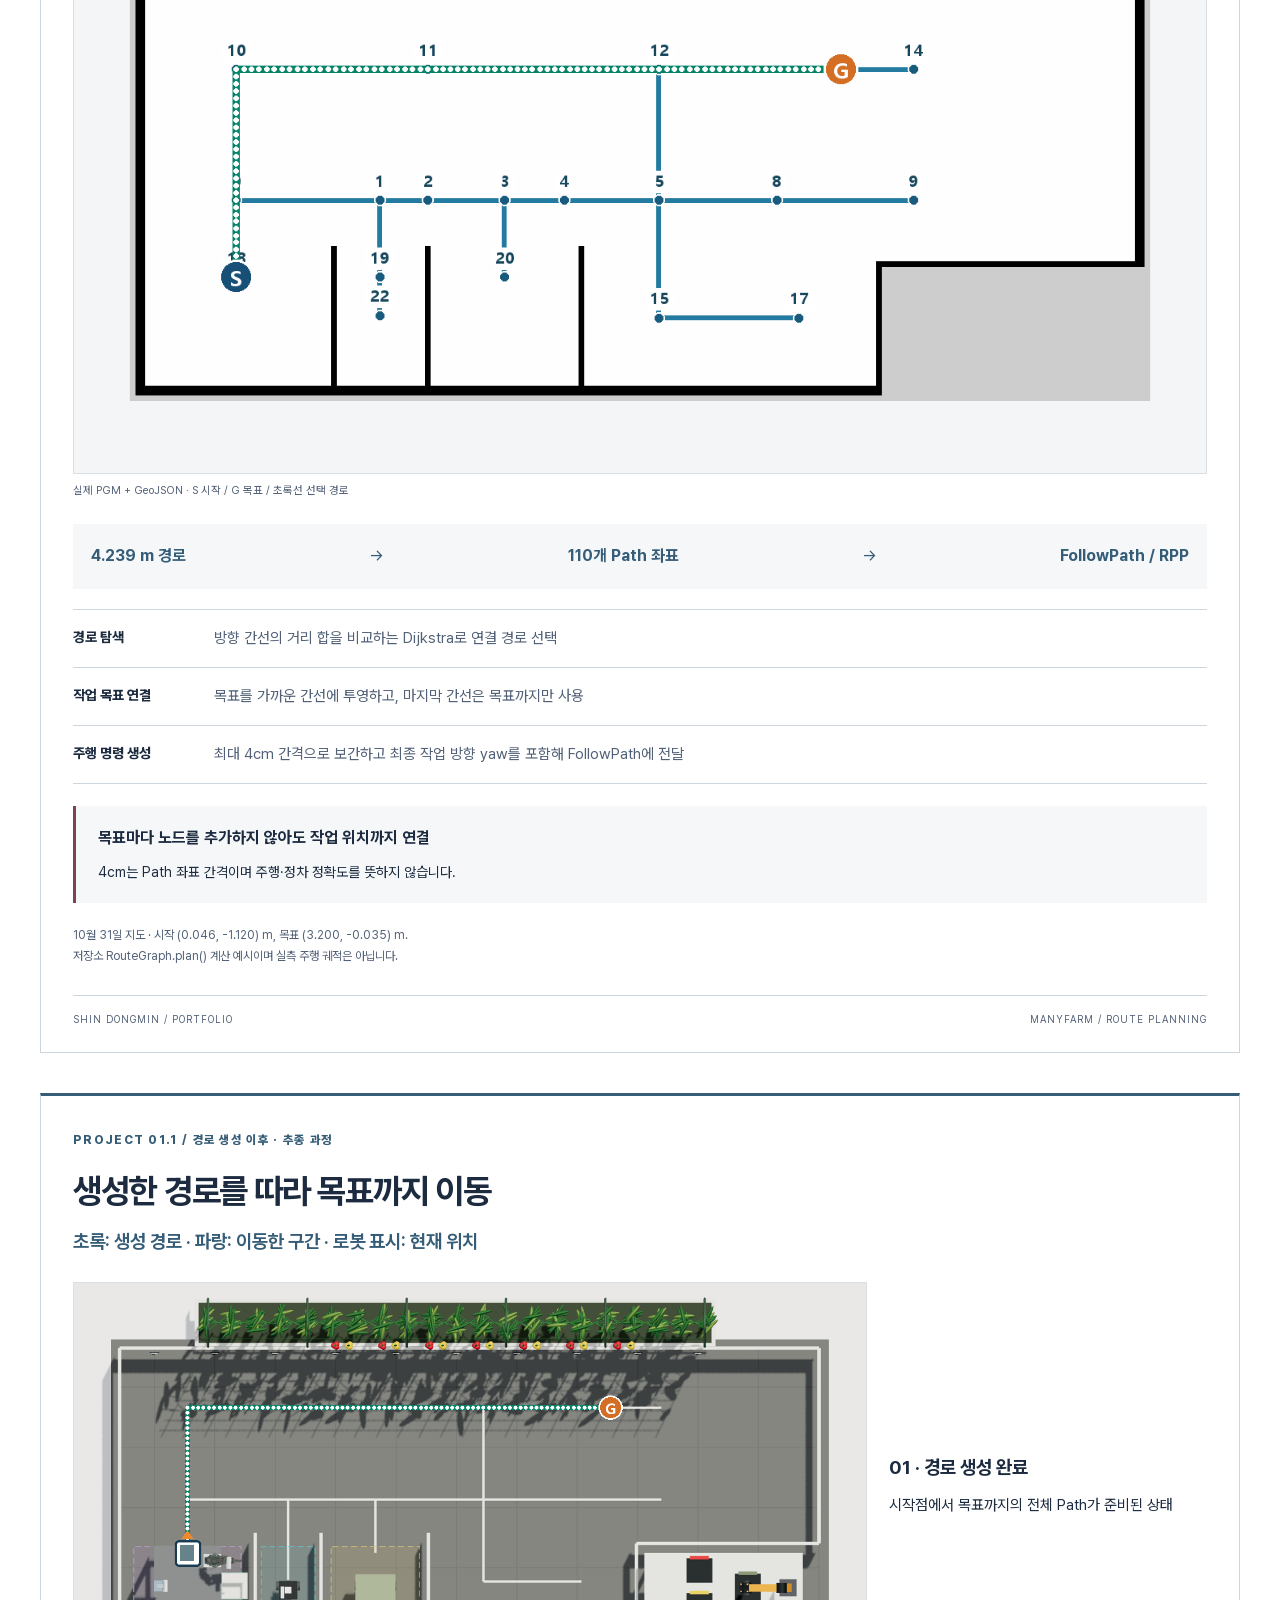
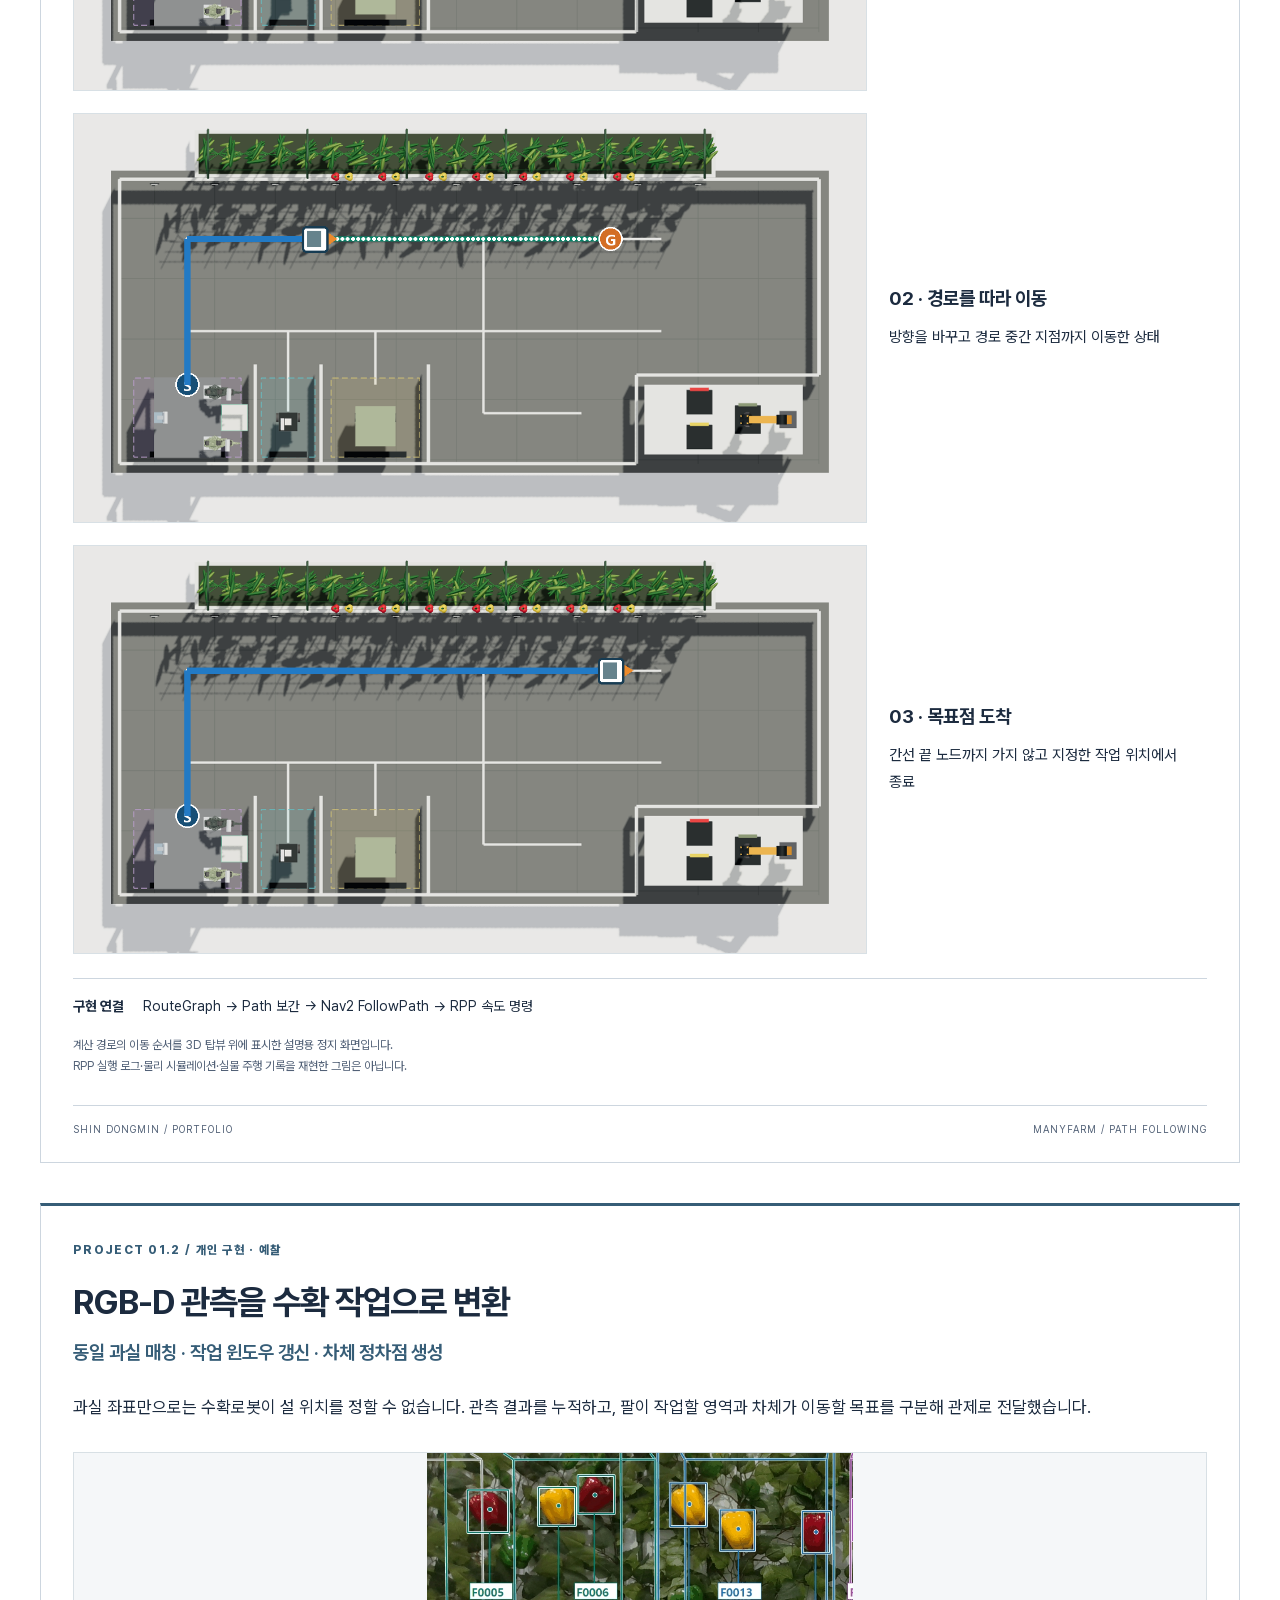
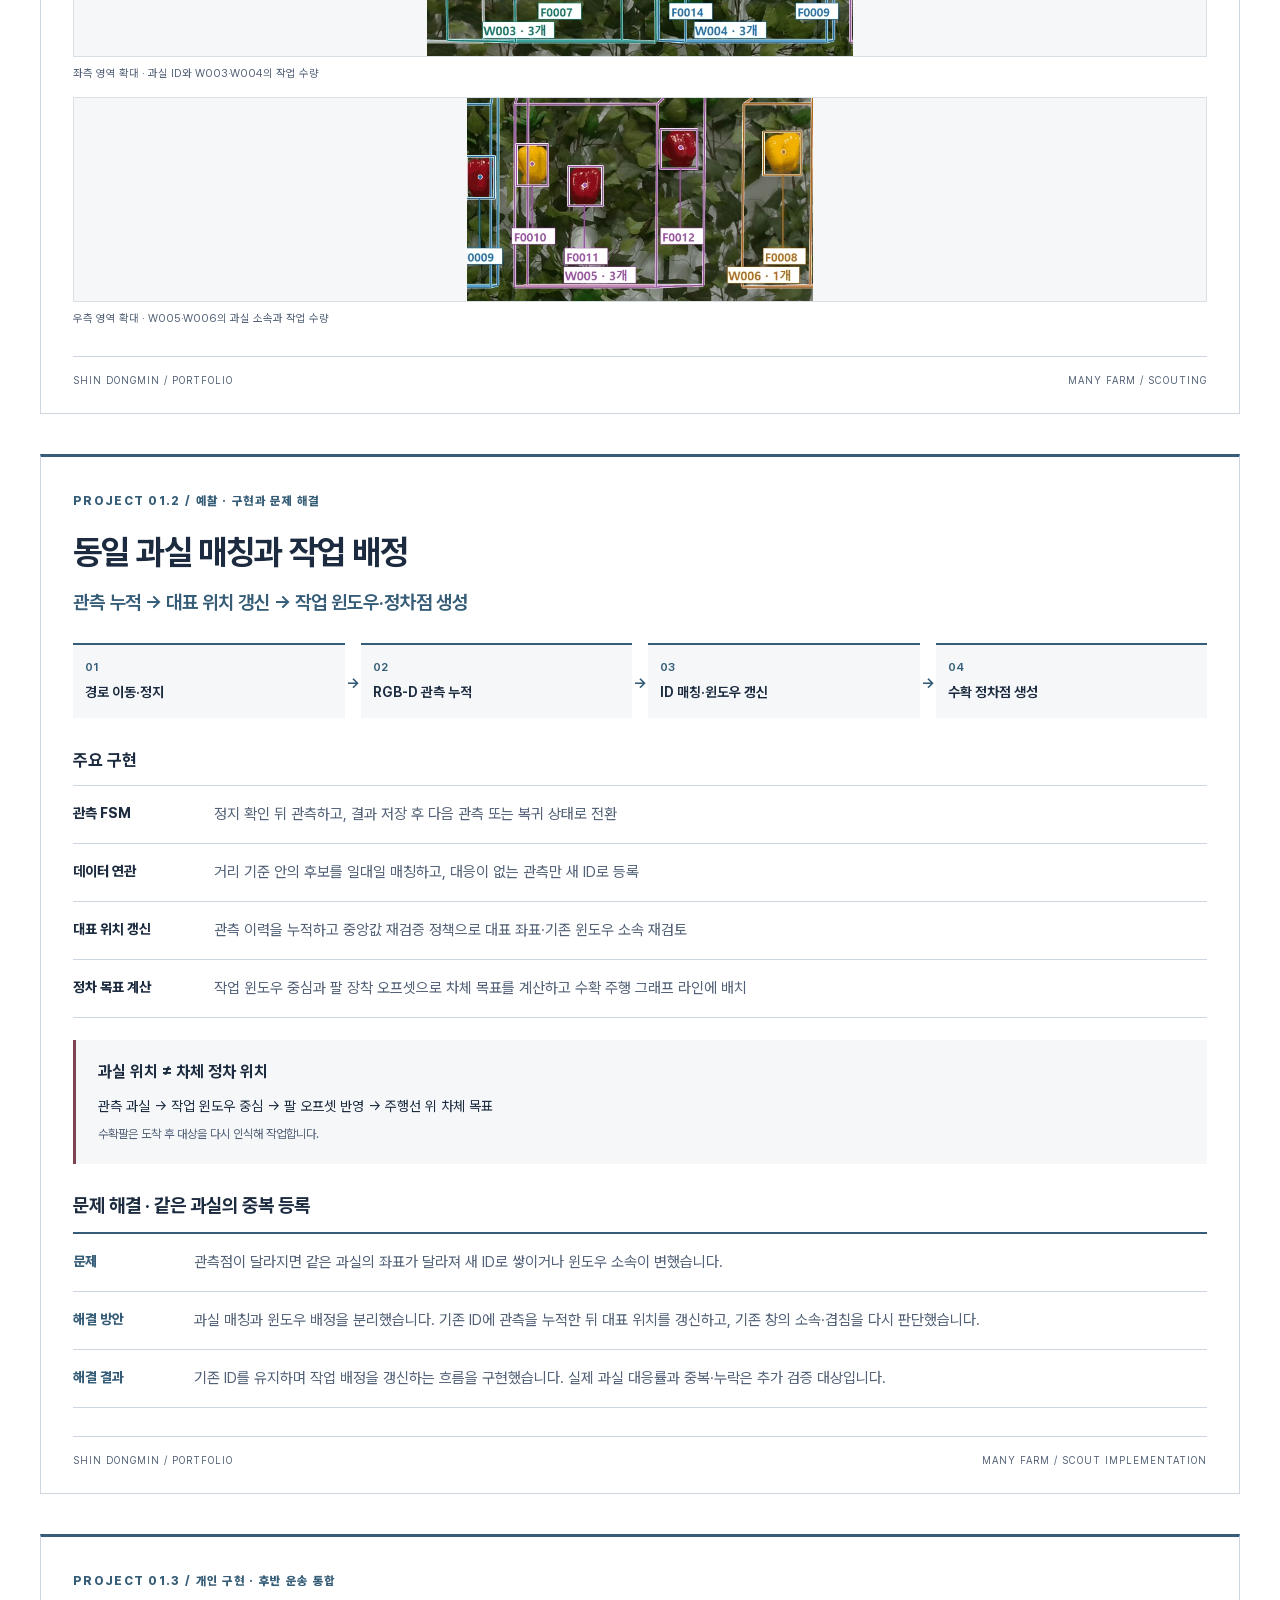
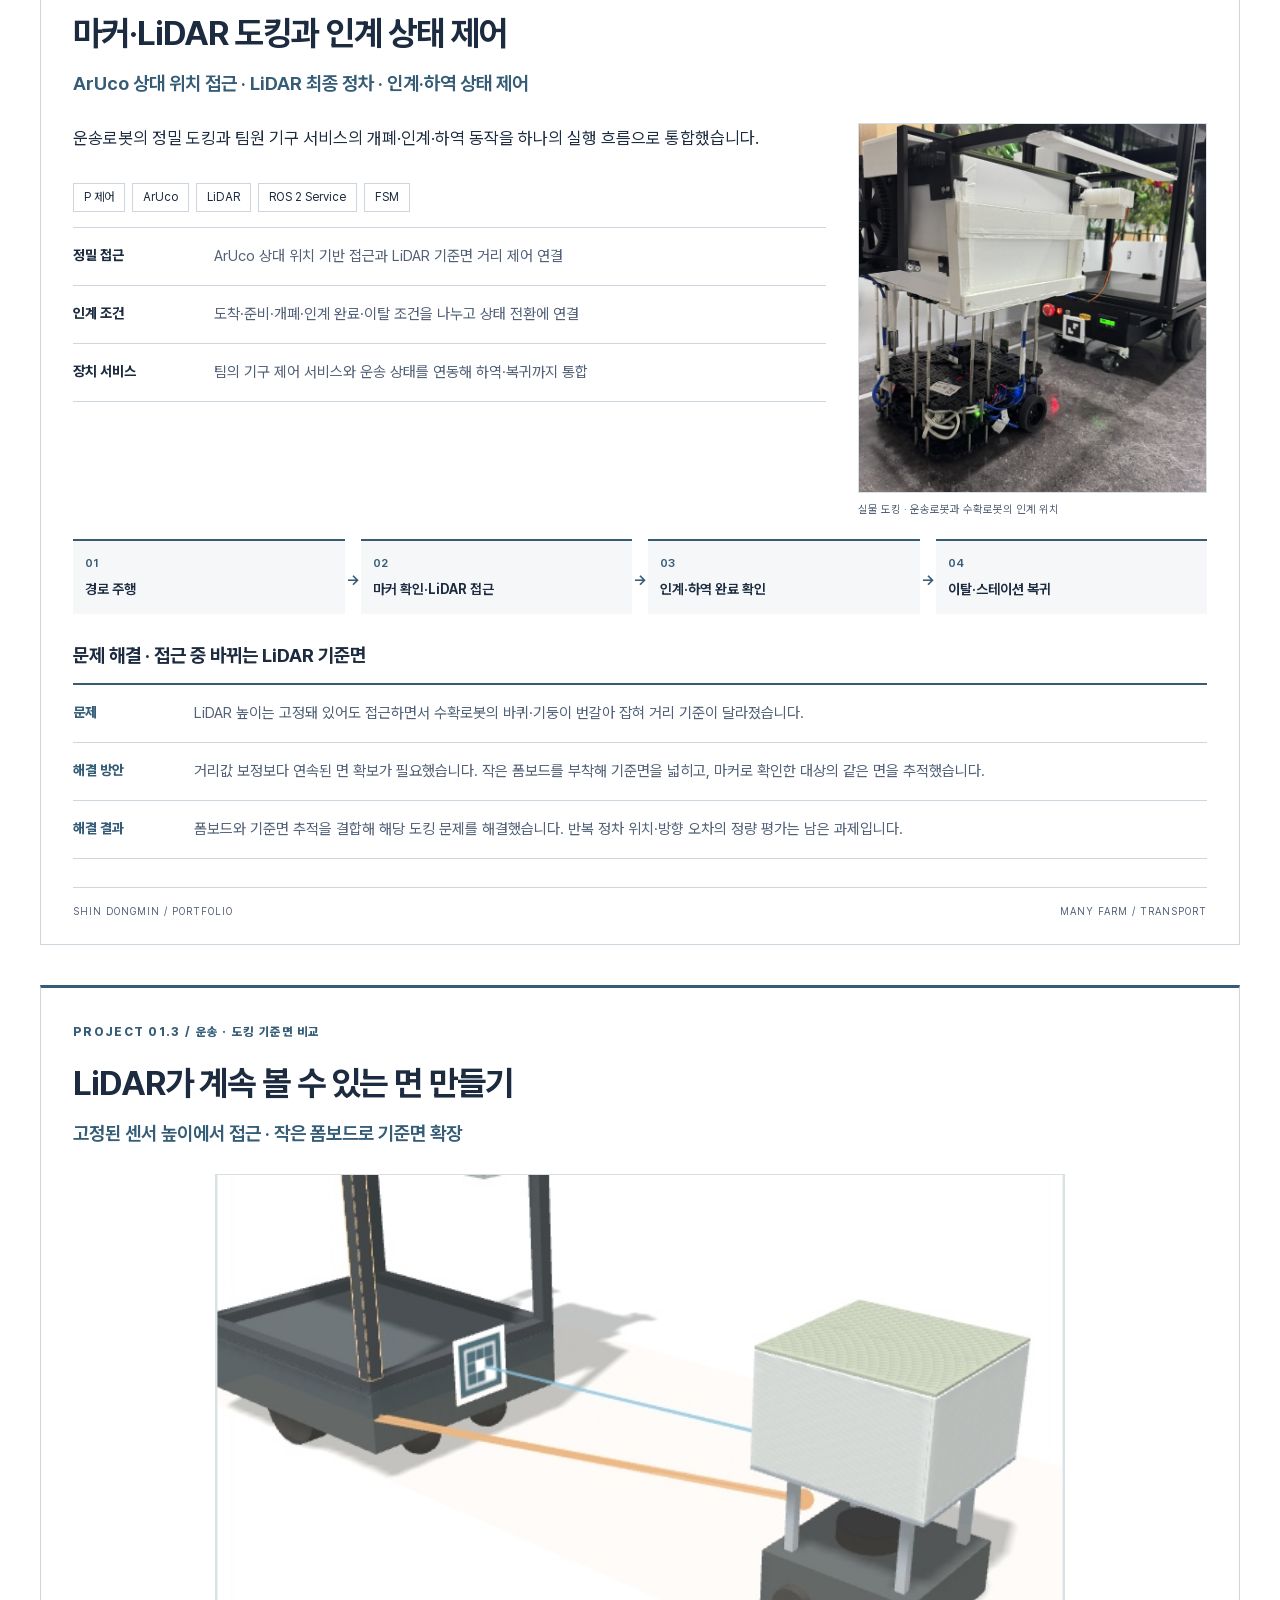
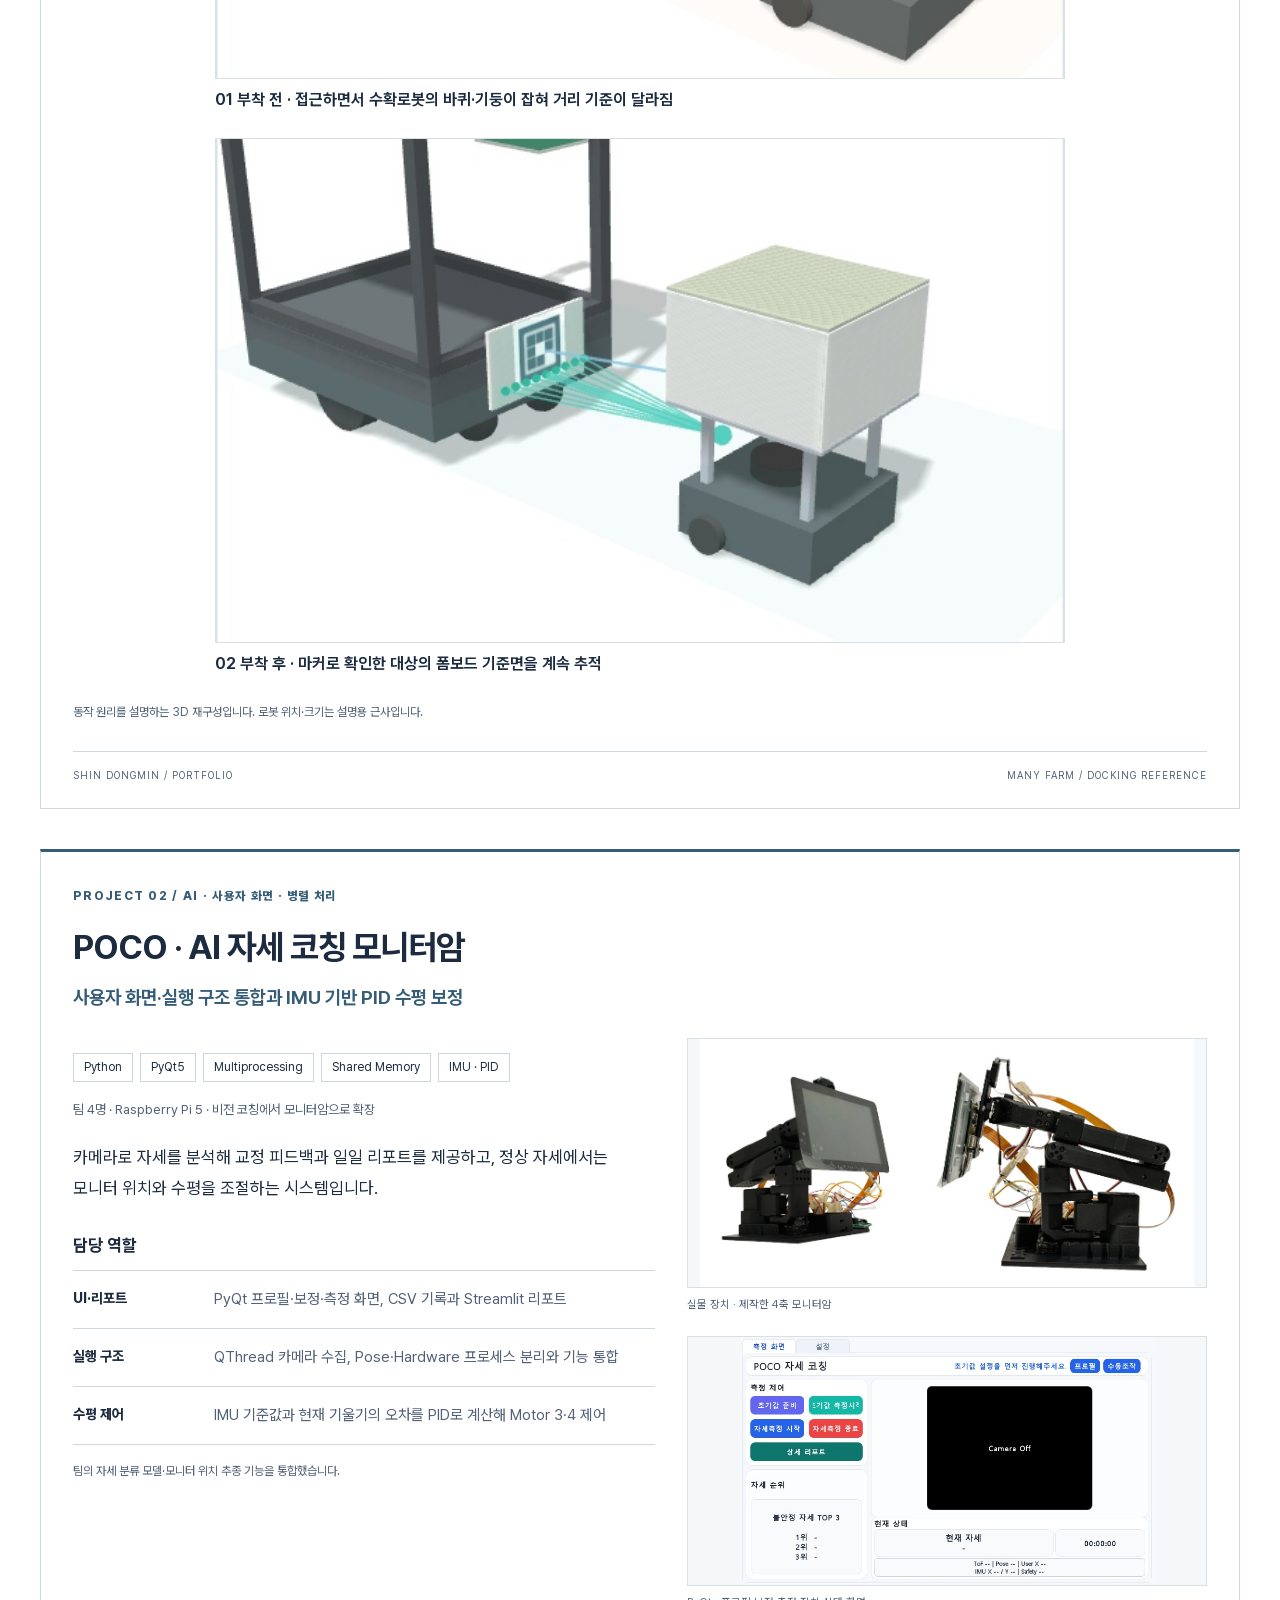
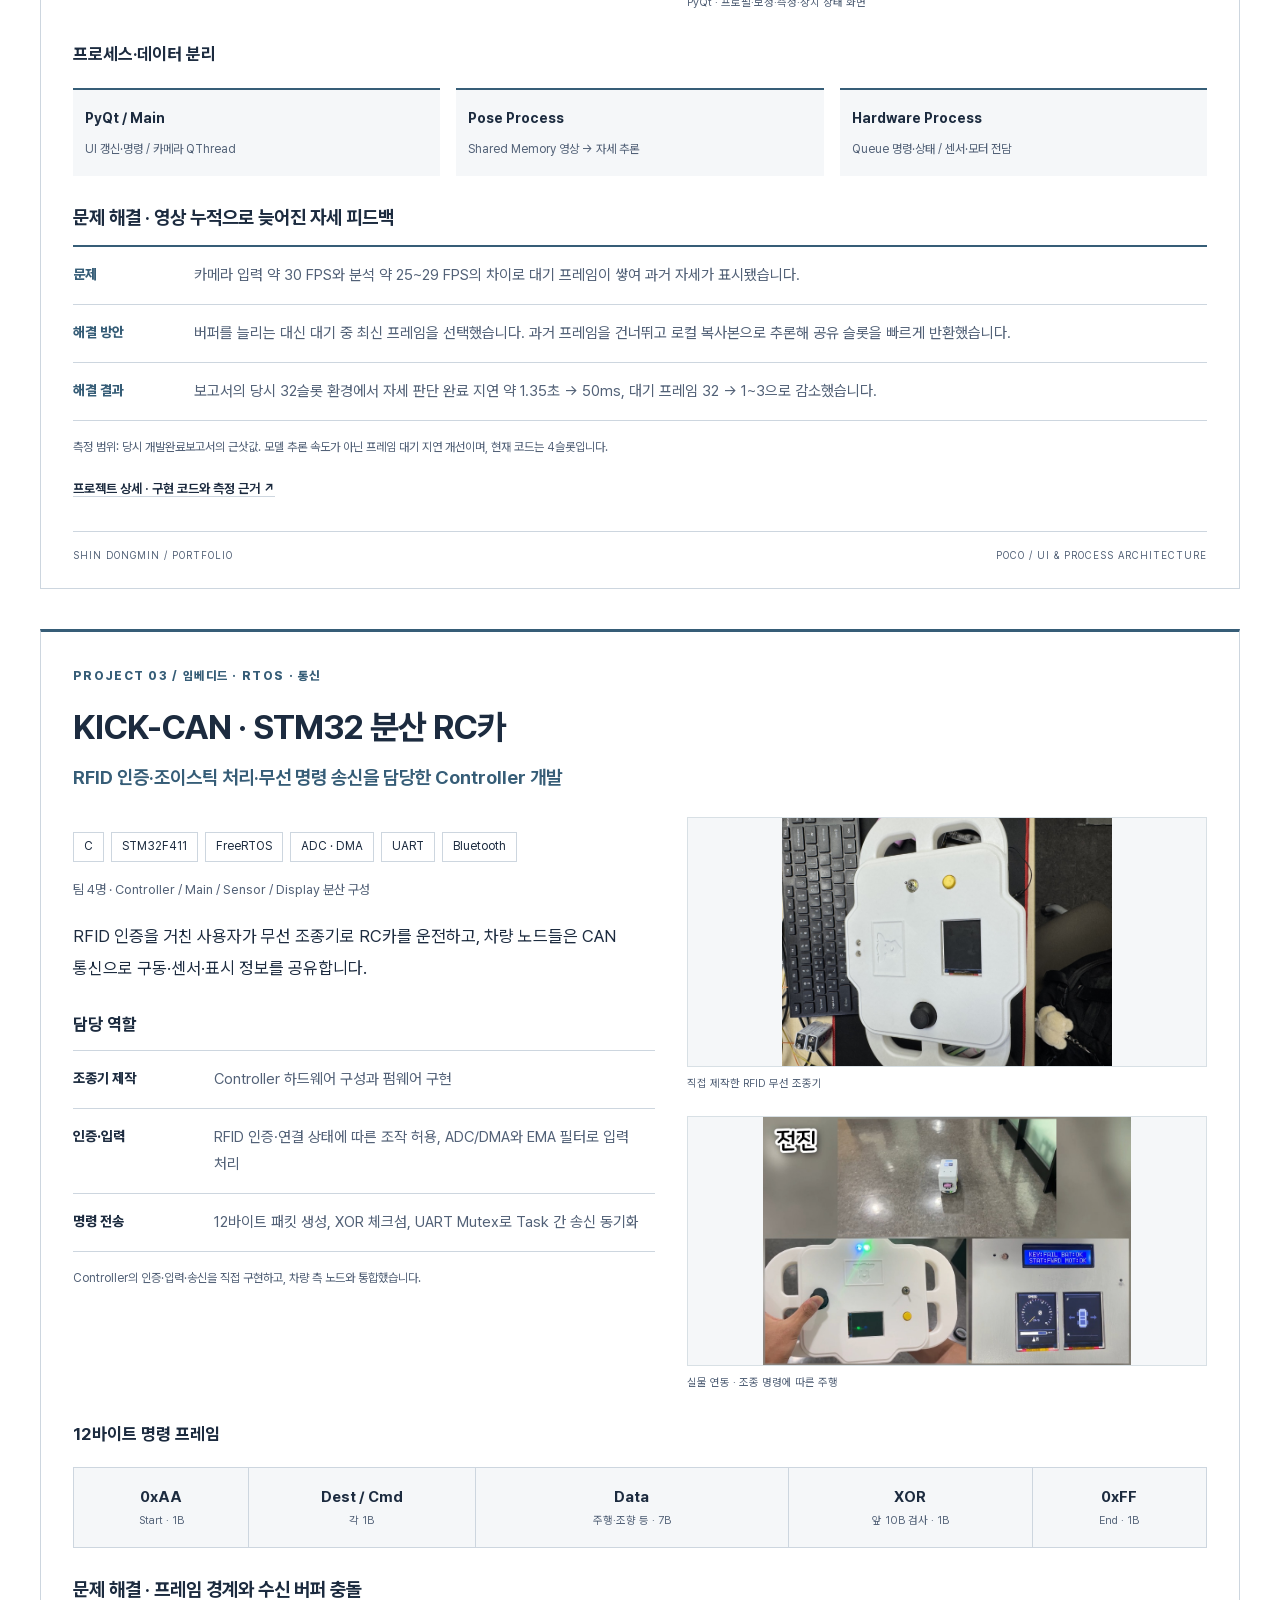
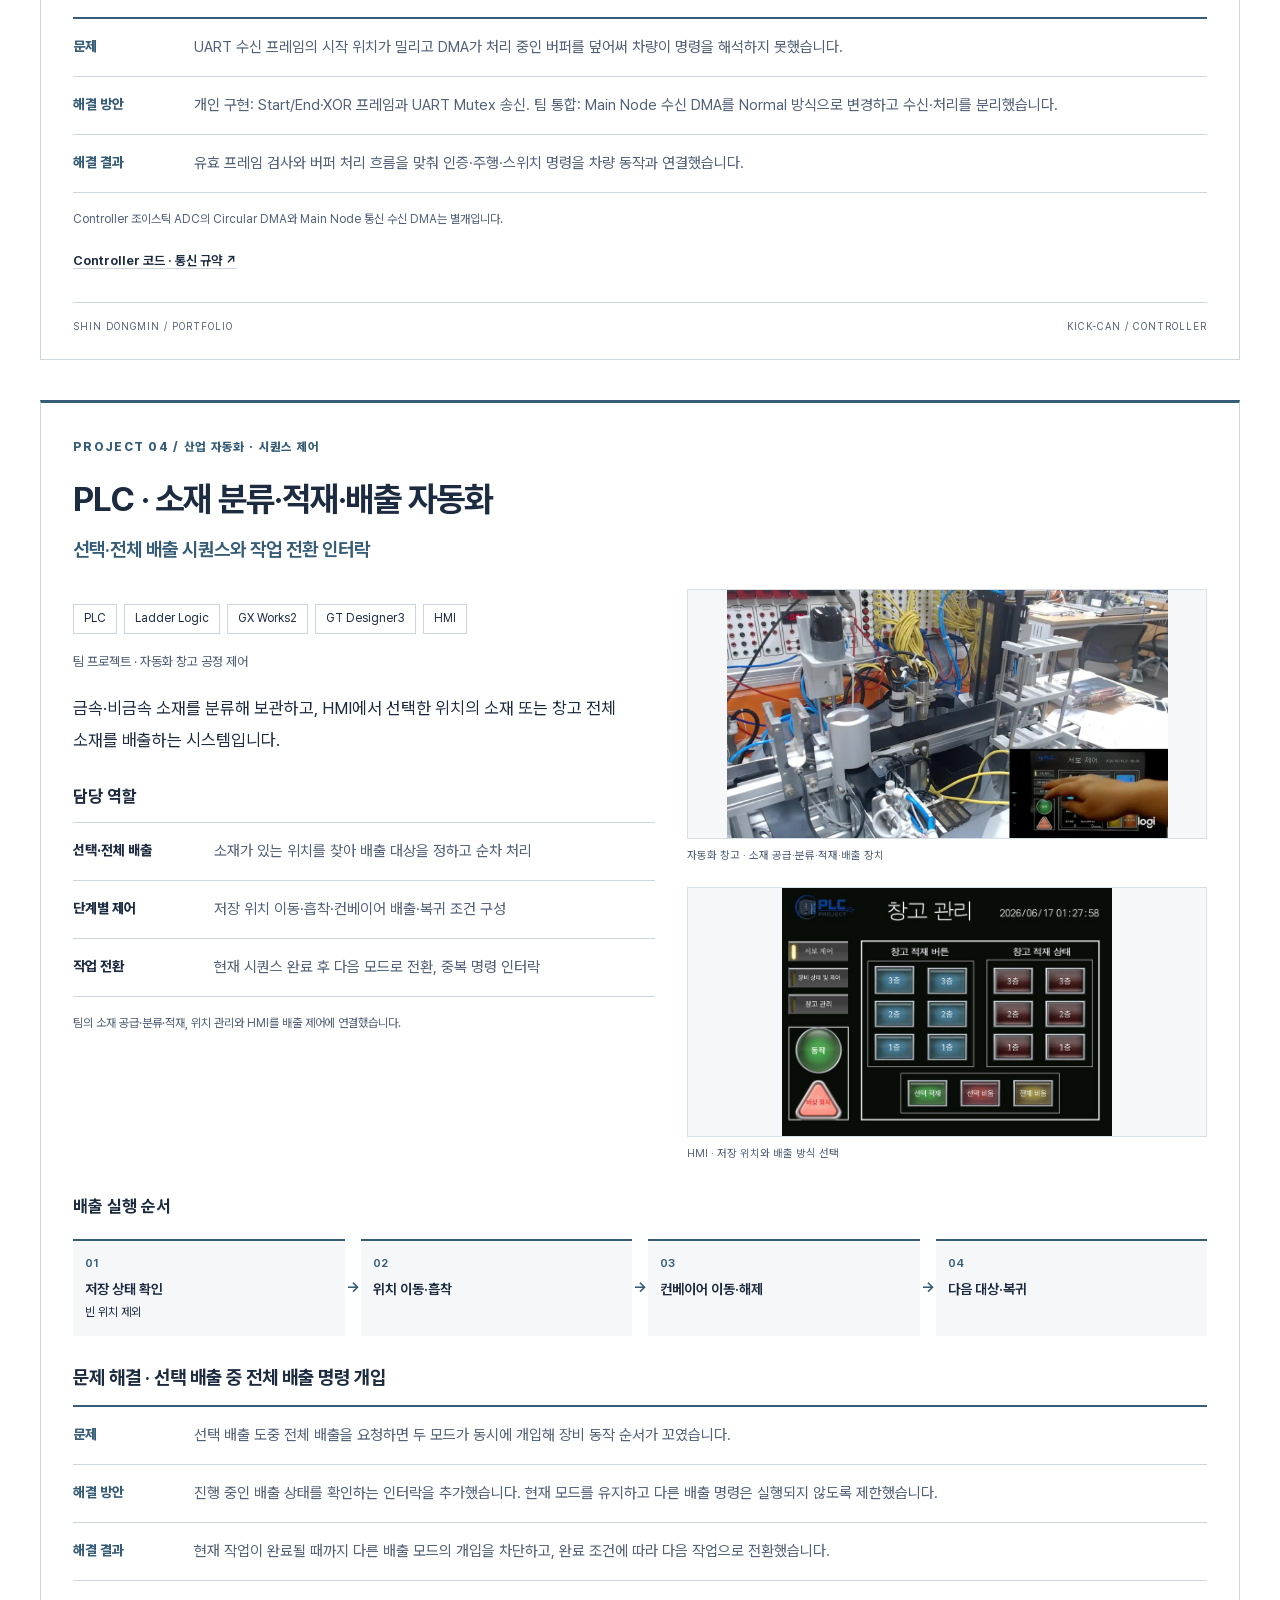
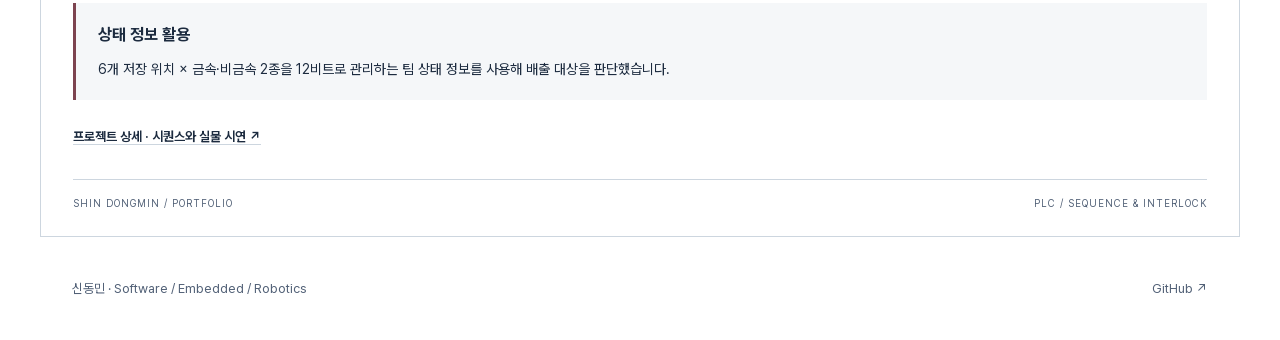
<file: editorial/index.html>
<!DOCTYPE html>
<html lang="ko"><head><meta charset="utf-8"><meta name="viewport" content="width=device-width,initial-scale=1"><title>신동민 | 로봇 SW·임베디드 포트폴리오</title><link rel="stylesheet" href="style.css"></head><body><a class="skip" href="#main">본문으로 이동</a><header><nav aria-label="주요 메뉴"><a href="#about">소개</a><a href="#skills">기술역량</a><a href="#navigation">주행 구현</a><a href="#manyfarm">프로젝트</a><a href="#experience">주요 이력</a></nav><button type="button" id="print">PDF 저장</button></header><main id="main"><section class="sheet cover" id="about"><div class="identity"><div class="portrait"><figure class=""><img src="assets/static/portrait.jpg" alt="신동민 · Software Developer"><figcaption>신동민 · Software Developer</figcaption></figure></div><div class="identity-copy"><p class="page-label">SOFTWARE · EMBEDDED · ROBOTICS PORTFOLIO</p><p class="career-title">게임 개발·출시 경험을 갖춘 로봇 SW 개발자</p><h1>신동민</h1><p class="target"><b>개발 분야</b> 로봇 SW / 임베디드 제어 / 시스템 통합</p><p class="lead">ROS 2 기반 예찰 작업 생성과 운송로봇의 주행·도킹·인계 통합을 구현했습니다.</p><p>Unity 클라이언트 개발과 인디게임 출시를 거쳐,<br>센서 입력을 장치 동작으로 연결하는 시스템을 개발하고 있습니다.</p><a class="source-link" href="https://github.com/Dongmins11">GitHub · github.com/Dongmins11 ↗</a></div></div><section class="skills" id="skills"><h2>기술역량</h2><dl class="rows "><div><dt>프로그래밍</dt><dd>Python · C · C#</dd></div><div><dt>로봇 주행·작업</dt><dd>ROS 2 Jazzy · Nav2 FollowPath · TF2 · AMCL · FSM</dd></div><div><dt>임베디드·장치 제어</dt><dd>STM32 · FreeRTOS · ADC/DMA · UART · Bluetooth · IMU/PID</dd></div><div><dt>화면·병렬 처리</dt><dd>PyQt5 · QThread · Multiprocessing · Shared Memory · Streamlit</dd></div><div><dt>산업 자동화</dt><dd>PLC · Ladder Logic · GX Works2 · GT Designer3</dd></div><div><dt>개발·협업</dt><dd>Unity · Git · GitHub · Jira · Confluence</dd></div></dl></section><section class="experience" id="experience"><h2>주요 이력</h2><dl class="rows "><div><dt>2026</dt><dd>임베디드·로봇 프로젝트 | 장치 제어·시스템 통합, 예찰·운송 로봇 개발</dd></div><div><dt>2025.02 - 2025.09</dt><dd>3인 인디게임 팀 | 전체 프로그래밍·구조 설계 전담, 모바일 게임 출시</dd></div><div><dt>2024.05 - 2025.02</dt><dd>이지테크핀 | Unity 클라이언트 기능 개발, API 연동, 결제·광고 오류 대응</dd></div></dl></section><nav class="project-index" aria-label="프로젝트 바로가기"><a href="#manyfarm">01 다중 로봇 스마트팜</a><a href="#poco">02 AI 자세 코칭 모니터암</a><a href="#kickcan">03 STM32 RC카</a><a href="#plc">04 PLC 자동화 창고</a></nav><div class="sheet-end"><span>SHIN DONGMIN / PORTFOLIO</span><span>PROFILE &amp; SKILLS</span></div></section><section class="sheet featured" id="manyfarm"><div class="page-label">PROJECT 01 / 다중 로봇 · 주행 · 시스템 통합</div><h2>Many Farm · 다중 로봇 스마트팜</h2><p class="subtitle">예찰 작업 생성부터 운송 주행·정밀 도킹·인계까지</p><div class="project-layout"><div class="project-copy"><ul class="tags"><li>Python</li><li>ROS 2 Jazzy</li><li>Nav2</li><li>RGB-D</li><li>LiDAR</li><li>FSM</li></ul><p class="meta">팀 7명 · 실물 로봇 / 웹 관제 / Isaac Sim</p><p class="summary">예찰로봇이 만든 작업 정보를 바탕으로 수확·운송·선별 로봇이 협업하는 스마트팜 시스템입니다.</p><h3>담당 역할</h3><dl class="rows "><div><dt>주행 구현</dt><dd>GeoJSON·Dijkstra 경로 생성과 Nav2 FollowPath 연결</dd></div><div><dt>예찰 개발</dt><dd>정지 관측·과실 매칭·작업 윈도우 및 수확 정차점 생성</dd></div><div><dt>후반 운송 통합</dt><dd>ArUco·LiDAR 정밀 접근과 인계·하역·복귀 상태 연결</dd></div><div><dt>실행 상태 제어</dt><dd>ROS 2 Action/Service와 FSM으로 이동·작업·장치 완료 조건 연결</dd></div></dl><p class="scope">팀 담당: 인식 모델 학습, 수확팔, 운송 기구·펌웨어, 웹 관제, 시뮬레이션</p></div><div class="project-screens"><figure class="landscape"><img src="assets/static/farm-real.jpg" alt="실물 시험 공간 · 예찰·수확·운송·선별 장치"><figcaption>실물 시험 공간 · 예찰·수확·운송·선별 장치</figcaption></figure><figure class="landscape"><img src="assets/static/control-result.jpg" alt="팀 웹 관제 · 작업 상태와 선별 결과"><figcaption>팀 웹 관제 · 작업 상태와 선별 결과</figcaption></figure></div></div><h3 class="minor-title">시스템 구성과 작업 흐름</h3><ol class="flow"><li><span>01</span>예찰<br><small>관측·작업 생성</small></li><li><span>02</span>수확<br><small>정차·재인식·수확</small></li><li><span>03</span>운송<br><small>인계·이송·하역</small></li><li><span>04</span>선별<br><small>색상 분류</small></li></ol><div class="system-evidence"><figure class=""><img src="assets/static/architecture.jpg" alt="관제 - ROS 2 공통 인터페이스 - 실물·시뮬레이션"><figcaption>관제 - ROS 2 공통 인터페이스 - 실물·시뮬레이션</figcaption></figure><div><h3>실물과 시뮬레이션을 함께 검증</h3><p>팀은 공통 작업 로직을 활용하고 물성·물리 조건을 현실에 가깝게 맞추는 방향으로 Isaac Sim과 실물에서 동작을 확인했습니다.</p><p>저는 그 안에서 예찰의 작업 생성과 운송의 실행 흐름을 담당했습니다.</p><a class="source-link" href="https://github.com/Dongmins11/ManyFarm">프로젝트 저장소 · Dongmins11/ManyFarm ↗</a></div></div><div class="sheet-end"><span>SHIN DONGMIN / PORTFOLIO</span><span>MANY FARM / OVERVIEW</span></div></section><section class="sheet readable navigation-page" id="navigation"><div class="page-label">PROJECT 01.1 / 개인 구현 · 경로 생성</div><h2>GeoJSON에서 작업 목표까지 경로 생성</h2><p class="subtitle">방향 그래프 · Dijkstra · 간선 중간 목표 · ROS 2 Path</p><p class="summary">노드·간선으로 정의한 주행선에서 목표까지의 경로를 계산하고, Nav2가 따라갈 좌표 목록으로 변환했습니다.</p><figure class="nav-plan-figure"><img src="assets/static/navigation-plan.png" alt="실제 GeoJSON에서 시작 S부터 간선 중간의 목표 G까지 선택한 4.239m 경로"><figcaption>실제 PGM + GeoJSON · S 시작 / G 목표 / 초록선 선택 경로</figcaption></figure><div class="nav-result"><b>4.239 m 경로</b><span>→</span><b>110개 Path 좌표</b><span>→</span><b>FollowPath / RPP</b></div><dl class="rows"><div><dt>경로 탐색</dt><dd>방향 간선의 거리 합을 비교하는 Dijkstra로 연결 경로 선택</dd></div><div><dt>작업 목표 연결</dt><dd>목표를 가까운 간선에 투영하고, 마지막 간선은 목표까지만 사용</dd></div><div><dt>주행 명령 생성</dt><dd>최대 4cm 간격으로 보간하고 최종 작업 방향 yaw를 포함해 FollowPath에 전달</dd></div></dl><div class="technical-note"><b>목표마다 노드를 추가하지 않아도 작업 위치까지 연결</b><span>4cm는 Path 좌표 간격이며 주행·정차 정확도를 뜻하지 않습니다.</span></div><p class="measurement">10월 31일 지도 · 시작 (0.046, -1.120) m, 목표 (3.200, -0.035) m.<br>저장소 RouteGraph.plan() 계산 예시이며 실측 주행 궤적은 아닙니다.</p><div class="sheet-end"><span>SHIN DONGMIN / PORTFOLIO</span><span>MANYFARM / ROUTE PLANNING</span></div></section><section class="sheet readable navigation-page" id="navigation-follow"><div class="page-label">PROJECT 01.1 / 경로 생성 이후 · 추종 과정</div><h2>생성한 경로를 따라 목표까지 이동</h2><p class="subtitle">초록: 생성 경로 · 파랑: 이동한 구간 · 로봇 표시: 현재 위치</p><div class="nav-snapshots"><article><figure><img src="assets/static/navigation-start.png" alt="01 · 경로 생성 완료 · 3D 탑뷰 정지 화면"></figure><div><h3>01 · 경로 생성 완료</h3><p>시작점에서 목표까지의 전체 Path가 준비된 상태</p></div></article><article><figure><img src="assets/static/navigation-follow.png" alt="02 · 경로를 따라 이동 · 3D 탑뷰 정지 화면"></figure><div><h3>02 · 경로를 따라 이동</h3><p>방향을 바꾸고 경로 중간 지점까지 이동한 상태</p></div></article><article><figure><img src="assets/static/navigation-arrive.png" alt="03 · 목표점 도착 · 3D 탑뷰 정지 화면"></figure><div><h3>03 · 목표점 도착</h3><p>간선 끝 노드까지 가지 않고 지정한 작업 위치에서 종료</p></div></article></div><p class="nav-follow-contract"><b>구현 연결</b> RouteGraph → Path 보간 → Nav2 FollowPath → RPP 속도 명령</p><p class="measurement">계산 경로의 이동 순서를 3D 탑뷰 위에 표시한 설명용 정지 화면입니다.<br>RPP 실행 로그·물리 시뮬레이션·실물 주행 기록을 재현한 그림은 아닙니다.</p><div class="sheet-end"><span>SHIN DONGMIN / PORTFOLIO</span><span>MANYFARM / PATH FOLLOWING</span></div></section><section class="sheet readable" id="scout"><div class="page-label">PROJECT 01.2 / 개인 구현 · 예찰</div><h2>RGB-D 관측을 수확 작업으로 변환</h2><p class="subtitle">동일 과실 매칭 · 작업 윈도우 갱신 · 차체 정차점 생성</p><p class="summary">과실 좌표만으로는 수확로봇이 설 위치를 정할 수 없습니다. 관측 결과를 누적하고, 팔이 작업할 영역과 차체가 이동할 목표를 구분해 관제로 전달했습니다.</p><div class="scout-proof enlarged-windows"><figure class=""><img alt="좌측 영역 확대 · 과실 ID와 W003·W004의 작업 수량" src="assets/static/windows-left-large.jpg"><figcaption>좌측 영역 확대 · 과실 ID와 W003·W004의 작업 수량</figcaption></figure><figure class=""><img alt="우측 영역 확대 · W005·W006의 과실 소속과 작업 수량" src="assets/static/windows-right-large.jpg"><figcaption>우측 영역 확대 · W005·W006의 과실 소속과 작업 수량</figcaption></figure></div><div class="sheet-end"><span>SHIN DONGMIN / PORTFOLIO</span><span>MANY FARM / SCOUTING</span></div></section><section class="sheet readable" id="scout-implementation"><div class="page-label">PROJECT 01.2 / 예찰 · 구현과 문제 해결</div><h2>동일 과실 매칭과 작업 배정</h2><p class="subtitle">관측 누적 → 대표 위치 갱신 → 작업 윈도우·정차점 생성</p><ol class="flow"><li><span>01</span>경로 이동·정지</li><li><span>02</span>RGB-D 관측 누적</li><li><span>03</span>ID 매칭·윈도우 갱신</li><li><span>04</span>수확 정차점 생성</li></ol><h3 class="minor-title">주요 구현</h3><dl class="rows"><div><dt>관측 FSM</dt><dd>정지 확인 뒤 관측하고, 결과 저장 후 다음 관측 또는 복귀 상태로 전환</dd></div><div><dt>데이터 연관</dt><dd>거리 기준 안의 후보를 일대일 매칭하고, 대응이 없는 관측만 새 ID로 등록</dd></div><div><dt>대표 위치 갱신</dt><dd>관측 이력을 누적하고 중앙값 재검증 정책으로 대표 좌표·기존 윈도우 소속 재검토</dd></div><div><dt>정차 목표 계산</dt><dd>작업 윈도우 중심과 팔 장착 오프셋으로 차체 목표를 계산하고 수확 주행 그래프 라인에 배치</dd></div></dl><div class="technical-note"><b>과실 위치 ≠ 차체 정차 위치</b><span>관측 과실 → 작업 윈도우 중심 → 팔 오프셋 반영 → 주행선 위 차체 목표</span><small>수확팔은 도착 후 대상을 다시 인식해 작업합니다.</small></div><section class="case"><h3>문제 해결 · 같은 과실의 중복 등록</h3><dl class="rows"><div><dt>문제</dt><dd>관측점이 달라지면 같은 과실의 좌표가 달라져 새 ID로 쌓이거나 윈도우 소속이 변했습니다.</dd></div><div><dt>해결 방안</dt><dd>과실 매칭과 윈도우 배정을 분리했습니다. 기존 ID에 관측을 누적한 뒤 대표 위치를 갱신하고, 기존 창의 소속·겹침을 다시 판단했습니다.</dd></div><div><dt>해결 결과</dt><dd>기존 ID를 유지하며 작업 배정을 갱신하는 흐름을 구현했습니다. 실제 과실 대응률과 중복·누락은 추가 검증 대상입니다.</dd></div></dl></section><div class="sheet-end"><span>SHIN DONGMIN / PORTFOLIO</span><span>MANY FARM / SCOUT IMPLEMENTATION</span></div></section><section class="sheet readable" id="transport"><div class="page-label">PROJECT 01.3 / 개인 구현 · 후반 운송 통합</div><h2>마커·LiDAR 도킹과 인계 상태 제어</h2><p class="subtitle">ArUco 상대 위치 접근 · LiDAR 최종 정차 · 인계·하역 상태 제어</p><div class="transport-top"><div><p class="summary">운송로봇의 정밀 도킹과 팀원 기구 서비스의 개폐·인계·하역 동작을 하나의 실행 흐름으로 통합했습니다.</p><ul class="tags"><li>P 제어</li><li>ArUco</li><li>LiDAR</li><li>ROS 2 Service</li><li>FSM</li></ul><dl class="rows"><div><dt>정밀 접근</dt><dd>ArUco 상대 위치 기반 접근과 LiDAR 기준면 거리 제어 연결</dd></div><div><dt>인계 조건</dt><dd>도착·준비·개폐·인계 완료·이탈 조건을 나누고 상태 전환에 연결</dd></div><div><dt>장치 서비스</dt><dd>팀의 기구 제어 서비스와 운송 상태를 연동해 하역·복귀까지 통합</dd></div></dl></div><figure class=""><img alt="실물 도킹 · 운송로봇과 수확로봇의 인계 위치" src="assets/static/docking-real.jpg"><figcaption>실물 도킹 · 운송로봇과 수확로봇의 인계 위치</figcaption></figure></div><ol class="flow"><li><span>01</span>경로 주행</li><li><span>02</span>마커 확인·LiDAR 접근</li><li><span>03</span>인계·하역 완료 확인</li><li><span>04</span>이탈·스테이션 복귀</li></ol><section class="case"><h3>문제 해결 · 접근 중 바뀌는 LiDAR 기준면</h3><dl class="rows"><div><dt>문제</dt><dd>LiDAR 높이는 고정돼 있어도 접근하면서 수확로봇의 바퀴·기둥이 번갈아 잡혀 거리 기준이 달라졌습니다.</dd></div><div><dt>해결 방안</dt><dd>거리값 보정보다 연속된 면 확보가 필요했습니다. 작은 폼보드를 부착해 기준면을 넓히고, 마커로 확인한 대상의 같은 면을 추적했습니다.</dd></div><div><dt>해결 결과</dt><dd>폼보드와 기준면 추적을 결합해 해당 도킹 문제를 해결했습니다. 반복 정차 위치·방향 오차의 정량 평가는 남은 과제입니다.</dd></div></dl></section><div class="sheet-end"><span>SHIN DONGMIN / PORTFOLIO</span><span>MANY FARM / TRANSPORT</span></div></section><section class="sheet readable evidence-page" id="docking-evidence"><div class="page-label">PROJECT 01.3 / 운송 · 도킹 기준면 비교</div><h2>LiDAR가 계속 볼 수 있는 면 만들기</h2><p class="subtitle">고정된 센서 높이에서 접근 · 작은 폼보드로 기준면 확장</p><figure class=""><img src="assets/static/docking-before-large.jpg" alt="01 부착 전 · 접근하면서 수확로봇의 바퀴·기둥이 잡혀 거리 기준이 달라짐"><figcaption>01 부착 전 · 접근하면서 수확로봇의 바퀴·기둥이 잡혀 거리 기준이 달라짐</figcaption></figure><figure class=""><img src="assets/static/docking-after-large.jpg" alt="02 부착 후 · 마커로 확인한 대상의 폼보드 기준면을 계속 추적"><figcaption>02 부착 후 · 마커로 확인한 대상의 폼보드 기준면을 계속 추적</figcaption></figure><p class="measurement">동작 원리를 설명하는 3D 재구성입니다. 로봇 위치·크기는 설명용 근사입니다.</p><div class="sheet-end"><span>SHIN DONGMIN / PORTFOLIO</span><span>MANY FARM / DOCKING REFERENCE</span></div></section><section class="sheet " id="poco"><div class="page-label">PROJECT 02 / AI · 사용자 화면 · 병렬 처리</div><h2>POCO · AI 자세 코칭 모니터암</h2><p class="subtitle">사용자 화면·실행 구조 통합과 IMU 기반 PID 수평 보정</p><div class="project-layout"><div class="project-copy"><ul class="tags"><li>Python</li><li>PyQt5</li><li>Multiprocessing</li><li>Shared Memory</li><li>IMU · PID</li></ul><p class="meta">팀 4명 · Raspberry Pi 5 · 비전 코칭에서 모니터암으로 확장</p><p class="summary">카메라로 자세를 분석해 교정 피드백과 일일 리포트를 제공하고, 정상 자세에서는 모니터 위치와 수평을 조절하는 시스템입니다.</p><h3>담당 역할</h3><dl class="rows "><div><dt>UI·리포트</dt><dd>PyQt 프로필·보정·측정 화면, CSV 기록과 Streamlit 리포트</dd></div><div><dt>실행 구조</dt><dd>QThread 카메라 수집, Pose·Hardware 프로세스 분리와 기능 통합</dd></div><div><dt>수평 제어</dt><dd>IMU 기준값과 현재 기울기의 오차를 PID로 계산해 Motor 3·4 제어</dd></div></dl><p class="scope">팀의 자세 분류 모델·모니터 위치 추종 기능을 통합했습니다.</p></div><div class="project-screens"><figure class=""><img src="assets/static/monitor-arm-cropped.jpg" alt="실물 장치 · 제작한 4축 모니터암"><figcaption>실물 장치 · 제작한 4축 모니터암</figcaption></figure><figure class=""><img src="assets/static/pyqt-main.jpg" alt="PyQt · 프로필·보정·측정·장치 상태 화면"><figcaption>PyQt · 프로필·보정·측정·장치 상태 화면</figcaption></figure></div></div><h3 class="minor-title">프로세스·데이터 분리</h3><div class="parallel-process"><div><b>PyQt / Main</b><small>UI 갱신·명령 / 카메라 QThread</small></div><div><b>Pose Process</b><small>Shared Memory 영상 → 자세 추론</small></div><div><b>Hardware Process</b><small>Queue 명령·상태 / 센서·모터 전담</small></div></div><section class="case"><h3>문제 해결 · 영상 누적으로 늦어진 자세 피드백</h3><dl class="rows "><div><dt>문제</dt><dd>카메라 입력 약 30 FPS와 분석 약 25~29 FPS의 차이로 대기 프레임이 쌓여 과거 자세가 표시됐습니다.</dd></div><div><dt>해결 방안</dt><dd>버퍼를 늘리는 대신 대기 중 최신 프레임을 선택했습니다. 과거 프레임을 건너뛰고 로컬 복사본으로 추론해 공유 슬롯을 빠르게 반환했습니다.</dd></div><div><dt>해결 결과</dt><dd>보고서의 당시 32슬롯 환경에서 자세 판단 완료 지연 약 1.35초 → 50ms, 대기 프레임 32 → 1~3으로 감소했습니다.</dd></div></dl></section><p class="measurement">측정 범위: 당시 개발완료보고서의 근삿값. 모델 추론 속도가 아닌 프레임 대기 지연 개선이며, 현재 코드는 4슬롯입니다.</p><a class="source-link" href="https://dongmins11.github.io/portfolio/poco.html">프로젝트 상세 · 구현 코드와 측정 근거 ↗</a><div class="sheet-end"><span>SHIN DONGMIN / PORTFOLIO</span><span>POCO / UI &amp; PROCESS ARCHITECTURE</span></div></section><section class="sheet " id="kickcan"><div class="page-label">PROJECT 03 / 임베디드 · RTOS · 통신</div><h2>KICK-CAN · STM32 분산 RC카</h2><p class="subtitle">RFID 인증·조이스틱 처리·무선 명령 송신을 담당한 Controller 개발</p><div class="project-layout"><div class="project-copy"><ul class="tags"><li>C</li><li>STM32F411</li><li>FreeRTOS</li><li>ADC · DMA</li><li>UART</li><li>Bluetooth</li></ul><p class="meta">팀 4명 · Controller / Main / Sensor / Display 분산 구성</p><p class="summary">RFID 인증을 거친 사용자가 무선 조종기로 RC카를 운전하고, 차량 노드들은 CAN 통신으로 구동·센서·표시 정보를 공유합니다.</p><h3>담당 역할</h3><dl class="rows "><div><dt>조종기 제작</dt><dd>Controller 하드웨어 구성과 펌웨어 구현</dd></div><div><dt>인증·입력</dt><dd>RFID 인증·연결 상태에 따른 조작 허용, ADC/DMA와 EMA 필터로 입력 처리</dd></div><div><dt>명령 전송</dt><dd>12바이트 패킷 생성, XOR 체크섬, UART Mutex로 Task 간 송신 동기화</dd></div></dl><p class="scope">Controller의 인증·입력·송신을 직접 구현하고, 차량 측 노드와 통합했습니다.</p></div><div class="project-screens"><figure class=""><img src="assets/static/project-photo-1.jpg" alt="직접 제작한 RFID 무선 조종기"><figcaption>직접 제작한 RFID 무선 조종기</figcaption></figure><figure class=""><img src="assets/static/demo-driving.jpg" alt="실물 연동 · 조종 명령에 따른 주행"><figcaption>실물 연동 · 조종 명령에 따른 주행</figcaption></figure></div></div><h3 class="minor-title">12바이트 명령 프레임</h3><div class="packet"><div><b>0xAA</b><small>Start · 1B</small></div><div><b>Dest / Cmd</b><small>각 1B</small></div><div><b>Data</b><small>주행·조향 등 · 7B</small></div><div><b>XOR</b><small>앞 10B 검사 · 1B</small></div><div><b>0xFF</b><small>End · 1B</small></div></div><section class="case"><h3>문제 해결 · 프레임 경계와 수신 버퍼 충돌</h3><dl class="rows "><div><dt>문제</dt><dd>UART 수신 프레임의 시작 위치가 밀리고 DMA가 처리 중인 버퍼를 덮어써 차량이 명령을 해석하지 못했습니다.</dd></div><div><dt>해결 방안</dt><dd>개인 구현: Start/End·XOR 프레임과 UART Mutex 송신. 팀 통합: Main Node 수신 DMA를 Normal 방식으로 변경하고 수신·처리를 분리했습니다.</dd></div><div><dt>해결 결과</dt><dd>유효 프레임 검사와 버퍼 처리 흐름을 맞춰 인증·주행·스위치 명령을 차량 동작과 연결했습니다.</dd></div></dl></section><p class="measurement">Controller 조이스틱 ADC의 Circular DMA와 Main Node 통신 수신 DMA는 별개입니다.</p><a class="source-link" href="https://github.com/Dongmins11/KickCAN_project_Controller">Controller 코드 · 통신 규약 ↗</a><div class="sheet-end"><span>SHIN DONGMIN / PORTFOLIO</span><span>KICK-CAN / CONTROLLER</span></div></section><section class="sheet " id="plc"><div class="page-label">PROJECT 04 / 산업 자동화 · 시퀀스 제어</div><h2>PLC · 소재 분류·적재·배출 자동화</h2><p class="subtitle">선택·전체 배출 시퀀스와 작업 전환 인터락</p><div class="project-layout"><div class="project-copy"><ul class="tags"><li>PLC</li><li>Ladder Logic</li><li>GX Works2</li><li>GT Designer3</li><li>HMI</li></ul><p class="meta">팀 프로젝트 · 자동화 창고 공정 제어</p><p class="summary">금속·비금속 소재를 분류해 보관하고, HMI에서 선택한 위치의 소재 또는 창고 전체 소재를 배출하는 시스템입니다.</p><h3>담당 역할</h3><dl class="rows "><div><dt>선택·전체 배출</dt><dd>소재가 있는 위치를 찾아 배출 대상을 정하고 순차 처리</dd></div><div><dt>단계별 제어</dt><dd>저장 위치 이동·흡착·컨베이어 배출·복귀 조건 구성</dd></div><div><dt>작업 전환</dt><dd>현재 시퀀스 완료 후 다음 모드로 전환, 중복 명령 인터락</dd></div></dl><p class="scope">팀의 소재 공급·분류·적재, 위치 관리와 HMI를 배출 제어에 연결했습니다.</p></div><div class="project-screens"><figure class=""><img src="assets/static/plc-overview.jpg" alt="자동화 창고 · 소재 공급·분류·적재·배출 장치"><figcaption>자동화 창고 · 소재 공급·분류·적재·배출 장치</figcaption></figure><figure class=""><img src="assets/static/plc-hmi.jpg" alt="HMI · 저장 위치와 배출 방식 선택"><figcaption>HMI · 저장 위치와 배출 방식 선택</figcaption></figure></div></div><h3 class="minor-title">배출 실행 순서</h3><ol class="flow"><li><span>01</span>저장 상태 확인<br><small>빈 위치 제외</small></li><li><span>02</span>위치 이동·흡착</li><li><span>03</span>컨베이어 이동·해제</li><li><span>04</span>다음 대상·복귀</li></ol><section class="case"><h3>문제 해결 · 선택 배출 중 전체 배출 명령 개입</h3><dl class="rows "><div><dt>문제</dt><dd>선택 배출 도중 전체 배출을 요청하면 두 모드가 동시에 개입해 장비 동작 순서가 꼬였습니다.</dd></div><div><dt>해결 방안</dt><dd>진행 중인 배출 상태를 확인하는 인터락을 추가했습니다. 현재 모드를 유지하고 다른 배출 명령은 실행되지 않도록 제한했습니다.</dd></div><div><dt>해결 결과</dt><dd>현재 작업이 완료될 때까지 다른 배출 모드의 개입을 차단하고, 완료 조건에 따라 다음 작업으로 전환했습니다.</dd></div></dl></section><div class="technical-note"><b>상태 정보 활용</b><span>6개 저장 위치 × 금속·비금속 2종을 12비트로 관리하는 팀 상태 정보를 사용해 배출 대상을 판단했습니다.</span></div><a class="source-link" href="https://dongmins11.github.io/portfolio/plc.html">프로젝트 상세 · 시퀀스와 실물 시연 ↗</a><div class="sheet-end"><span>SHIN DONGMIN / PORTFOLIO</span><span>PLC / SEQUENCE &amp; INTERLOCK</span></div></section></main><footer>신동민 · Software / Embedded / Robotics <a href="https://github.com/Dongmins11">GitHub ↗</a></footer><script src="app.js"></script></body></html>
</file>
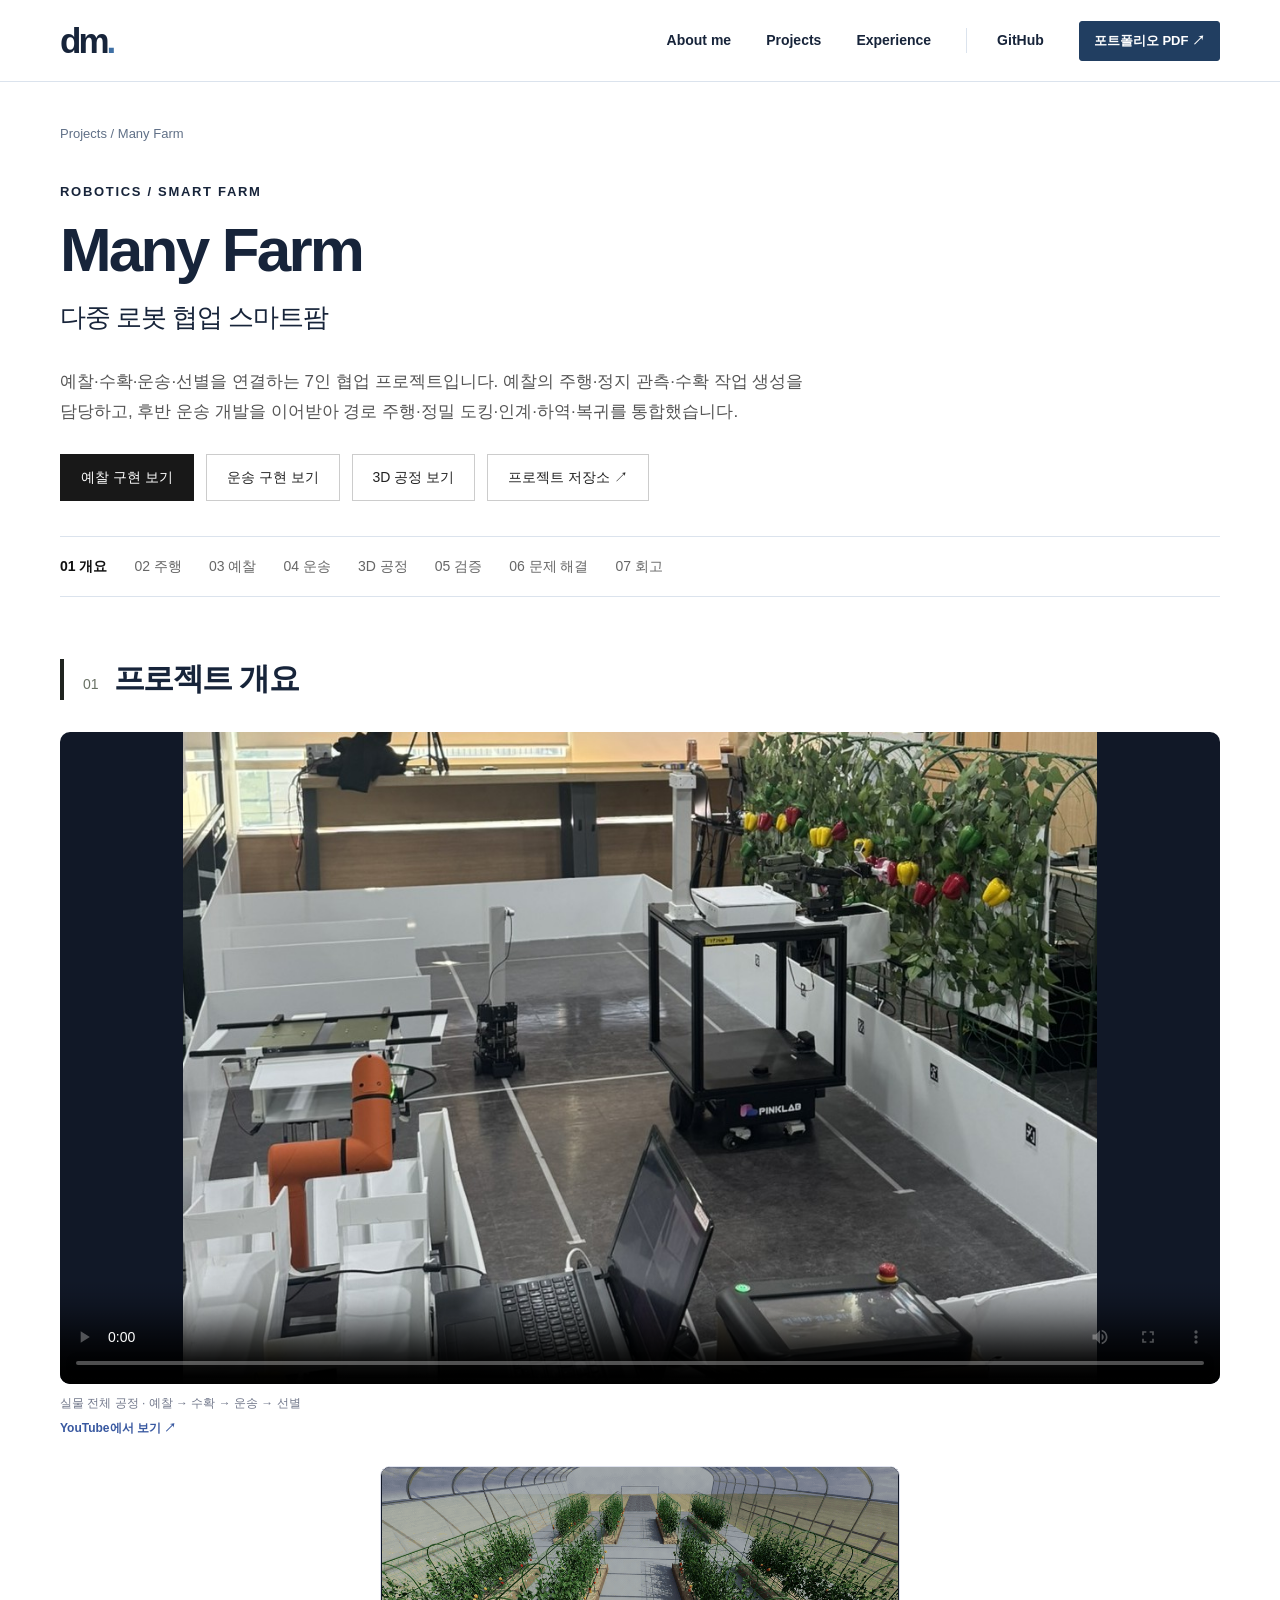
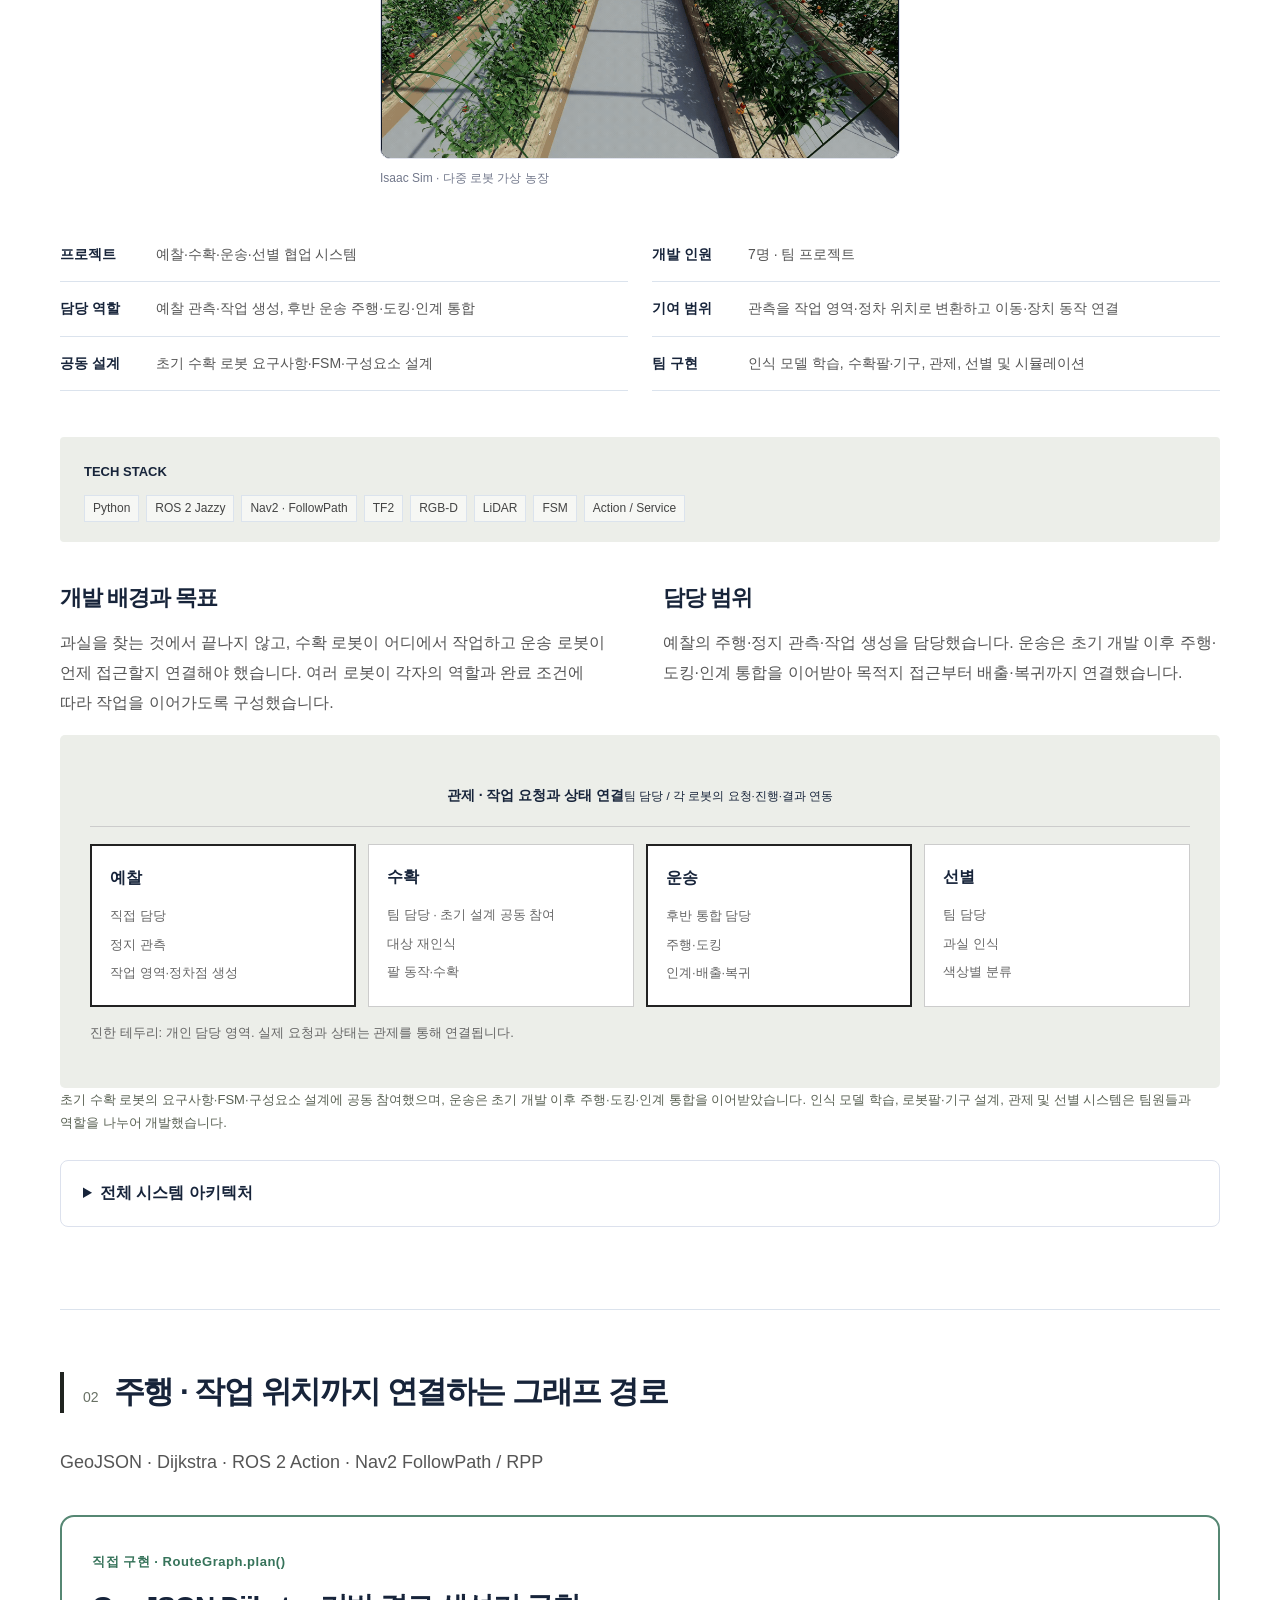
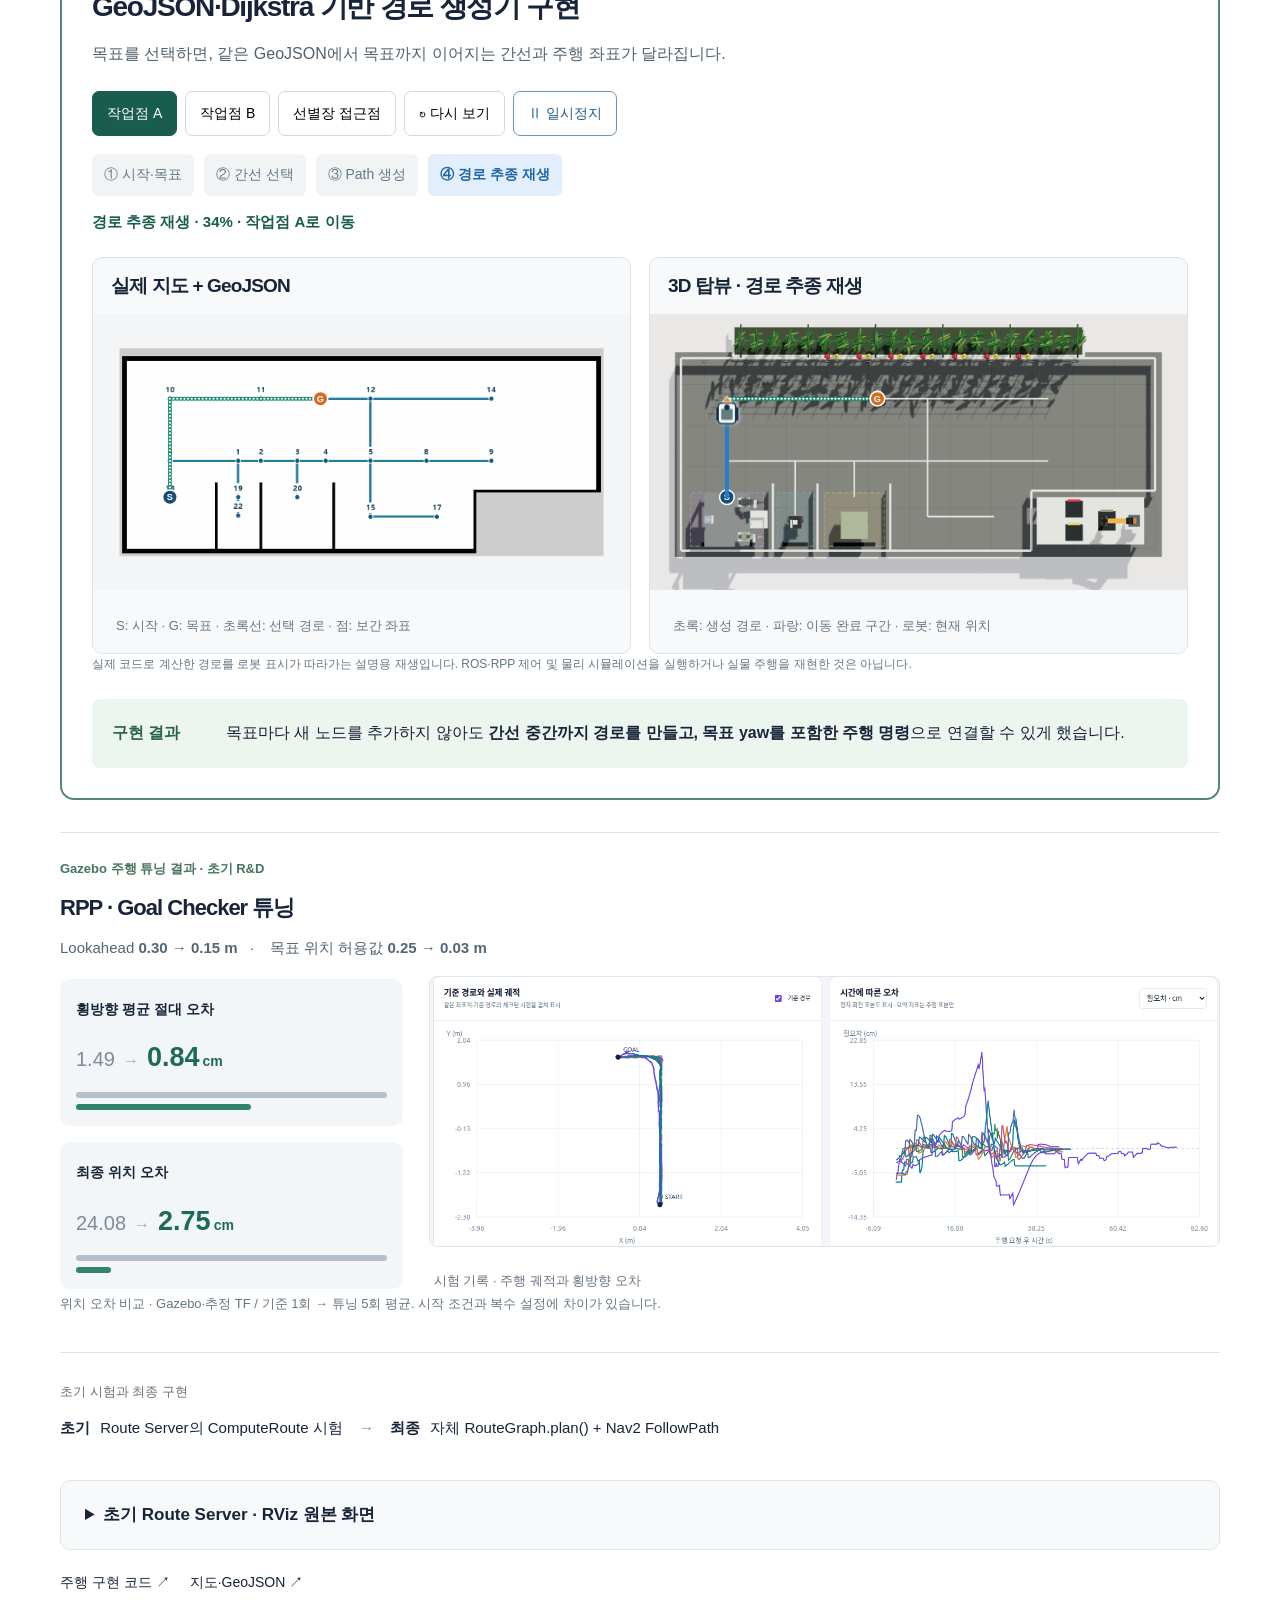
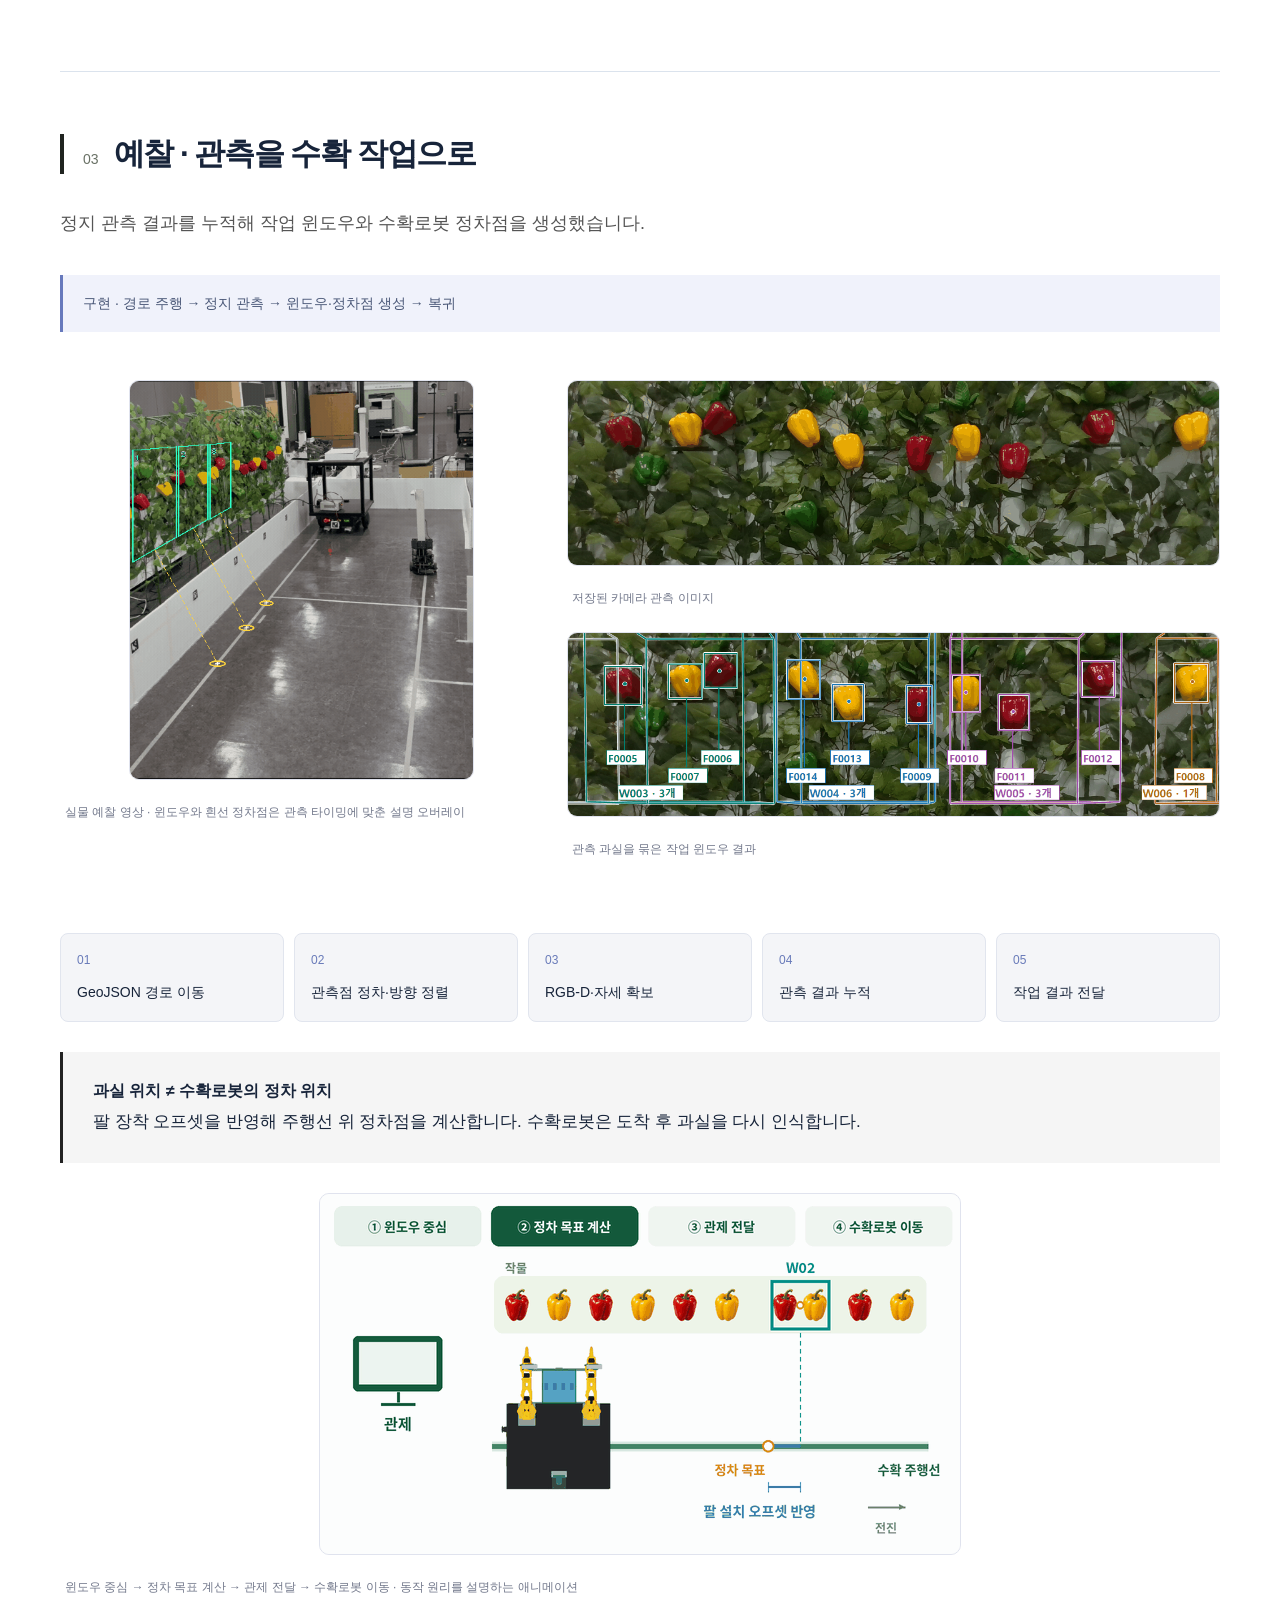
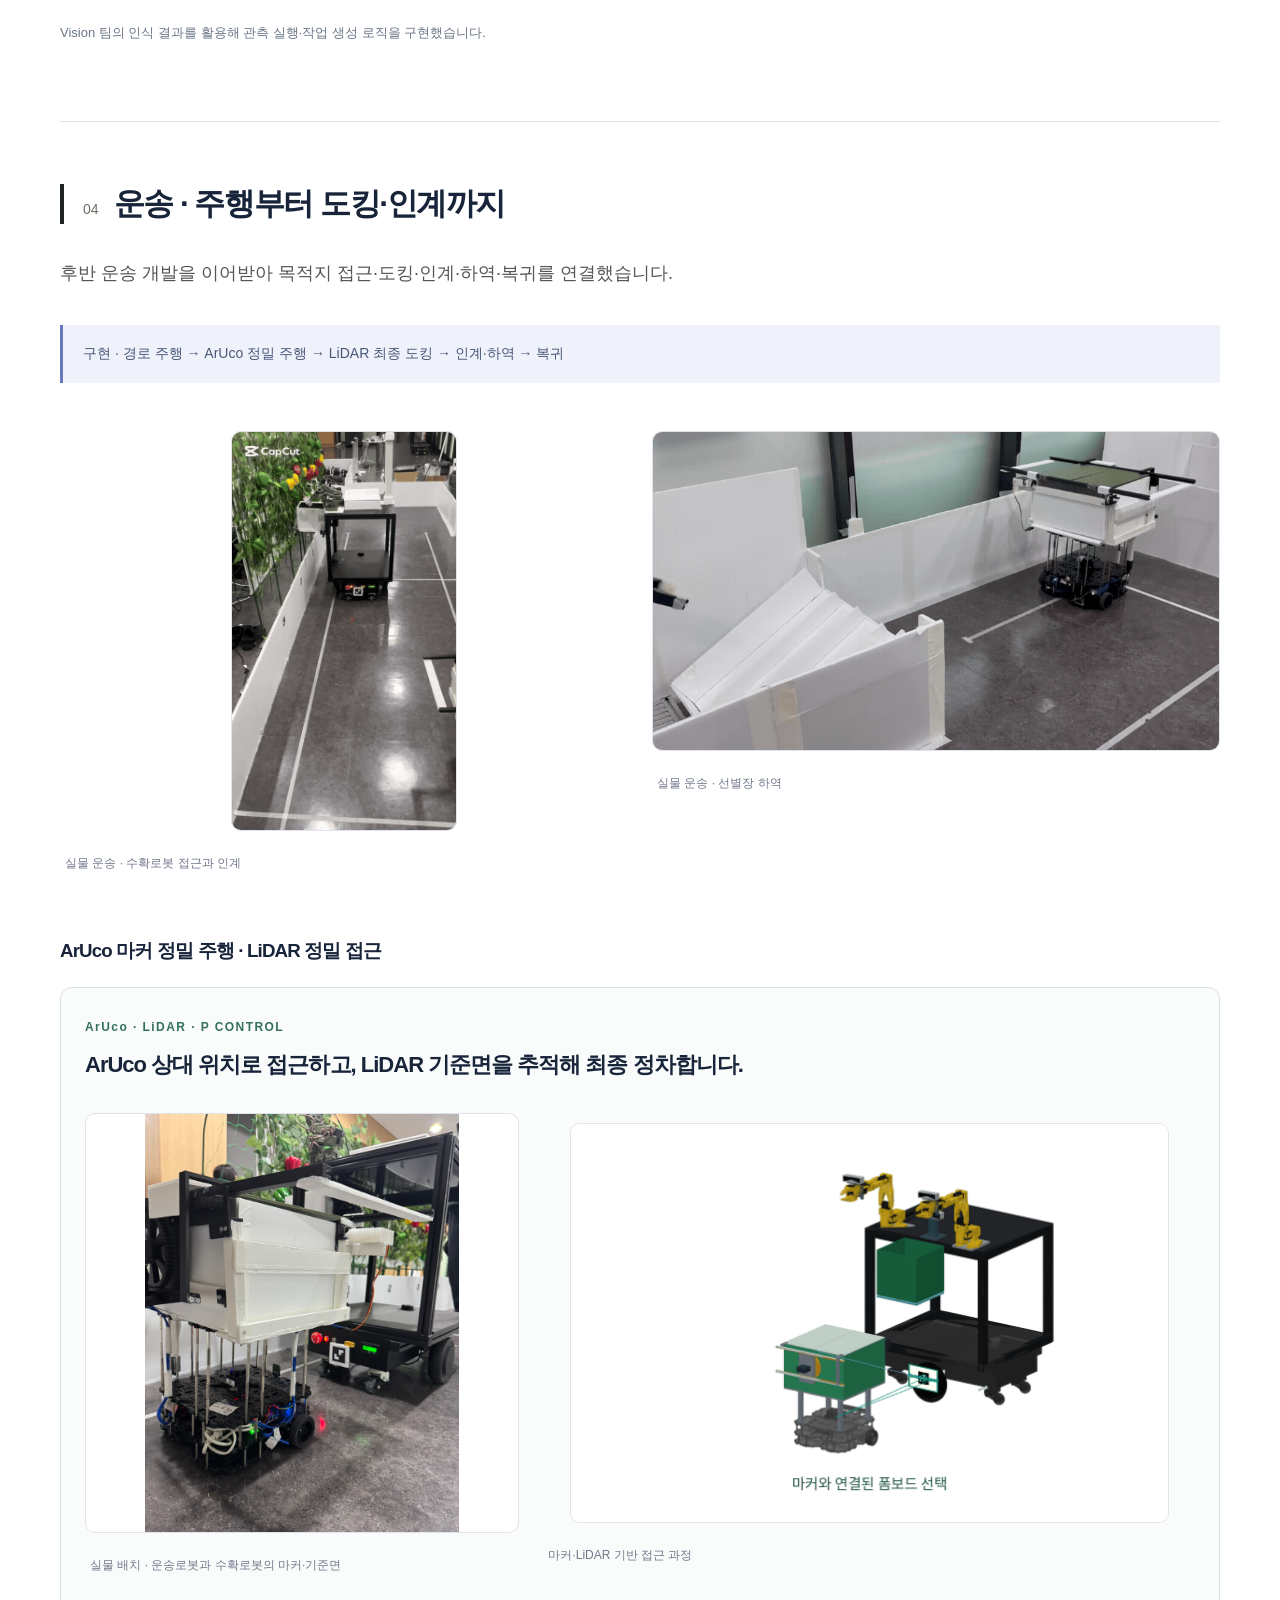
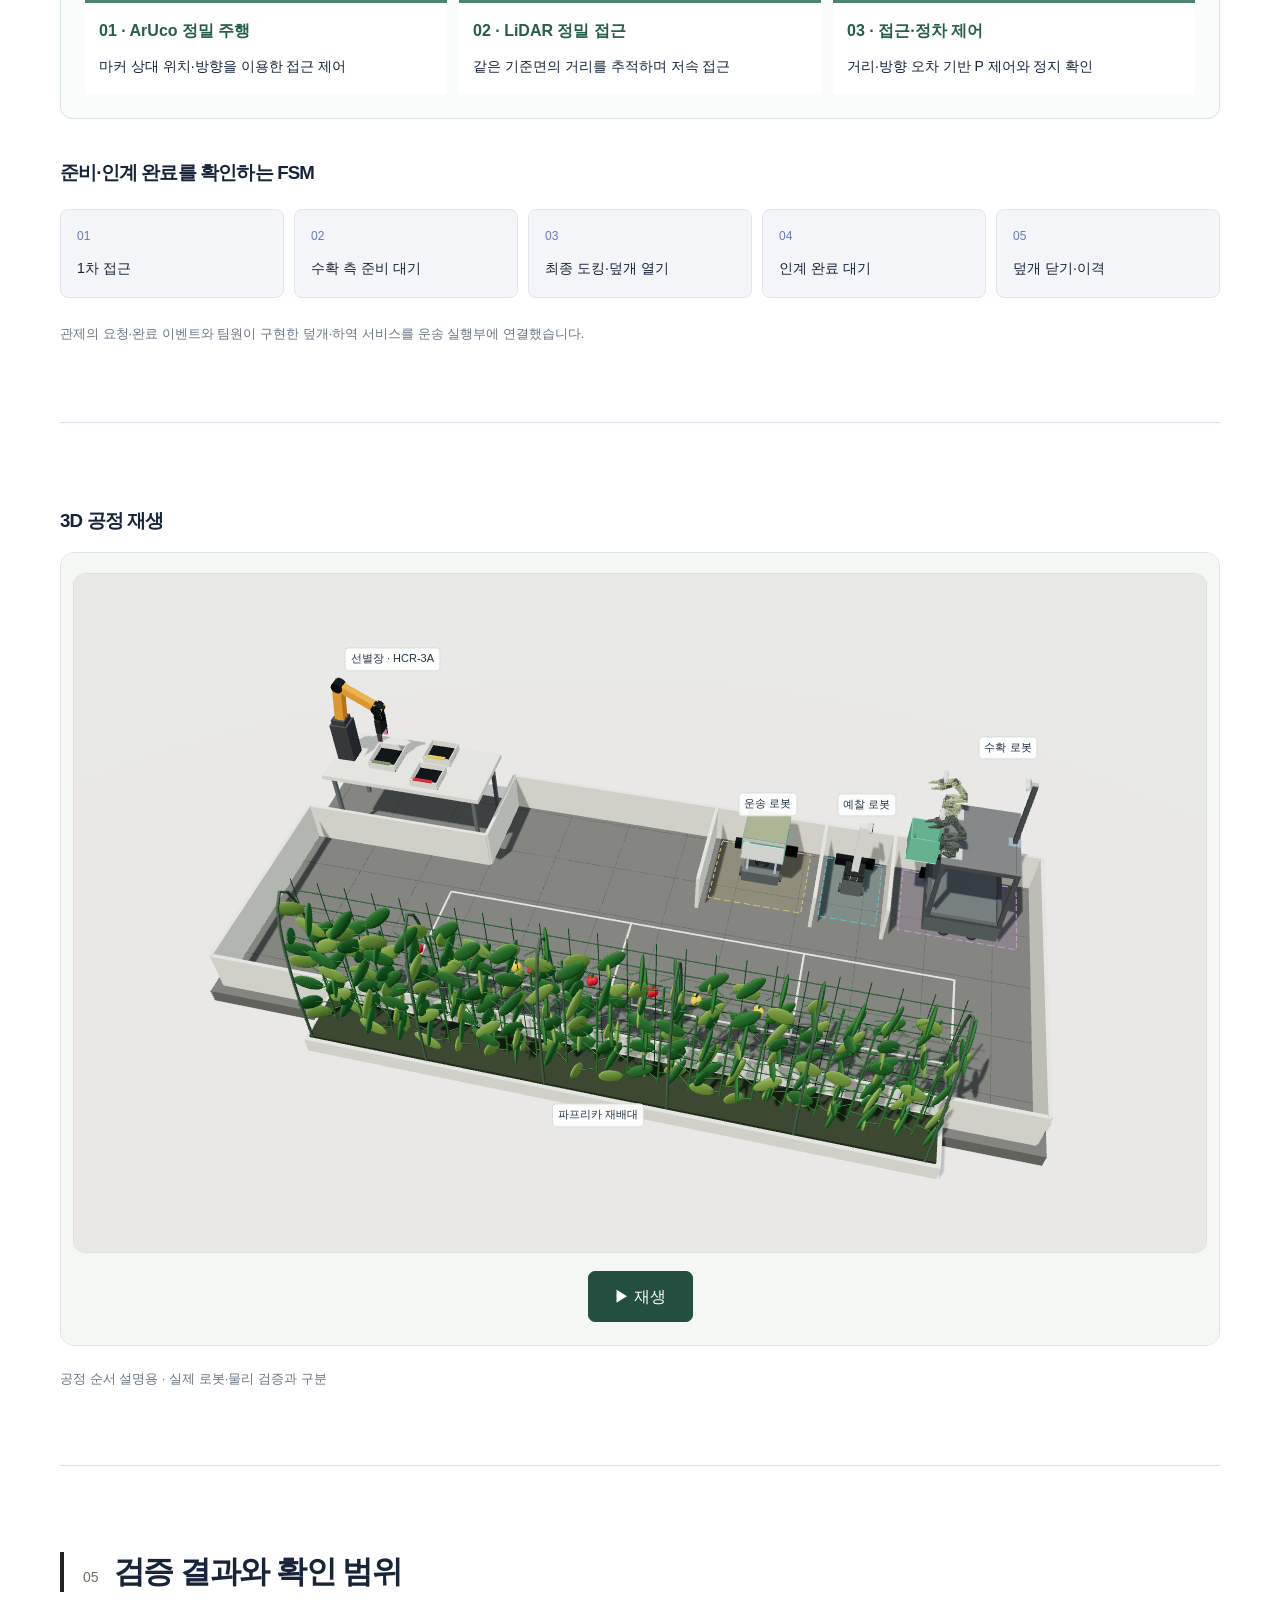
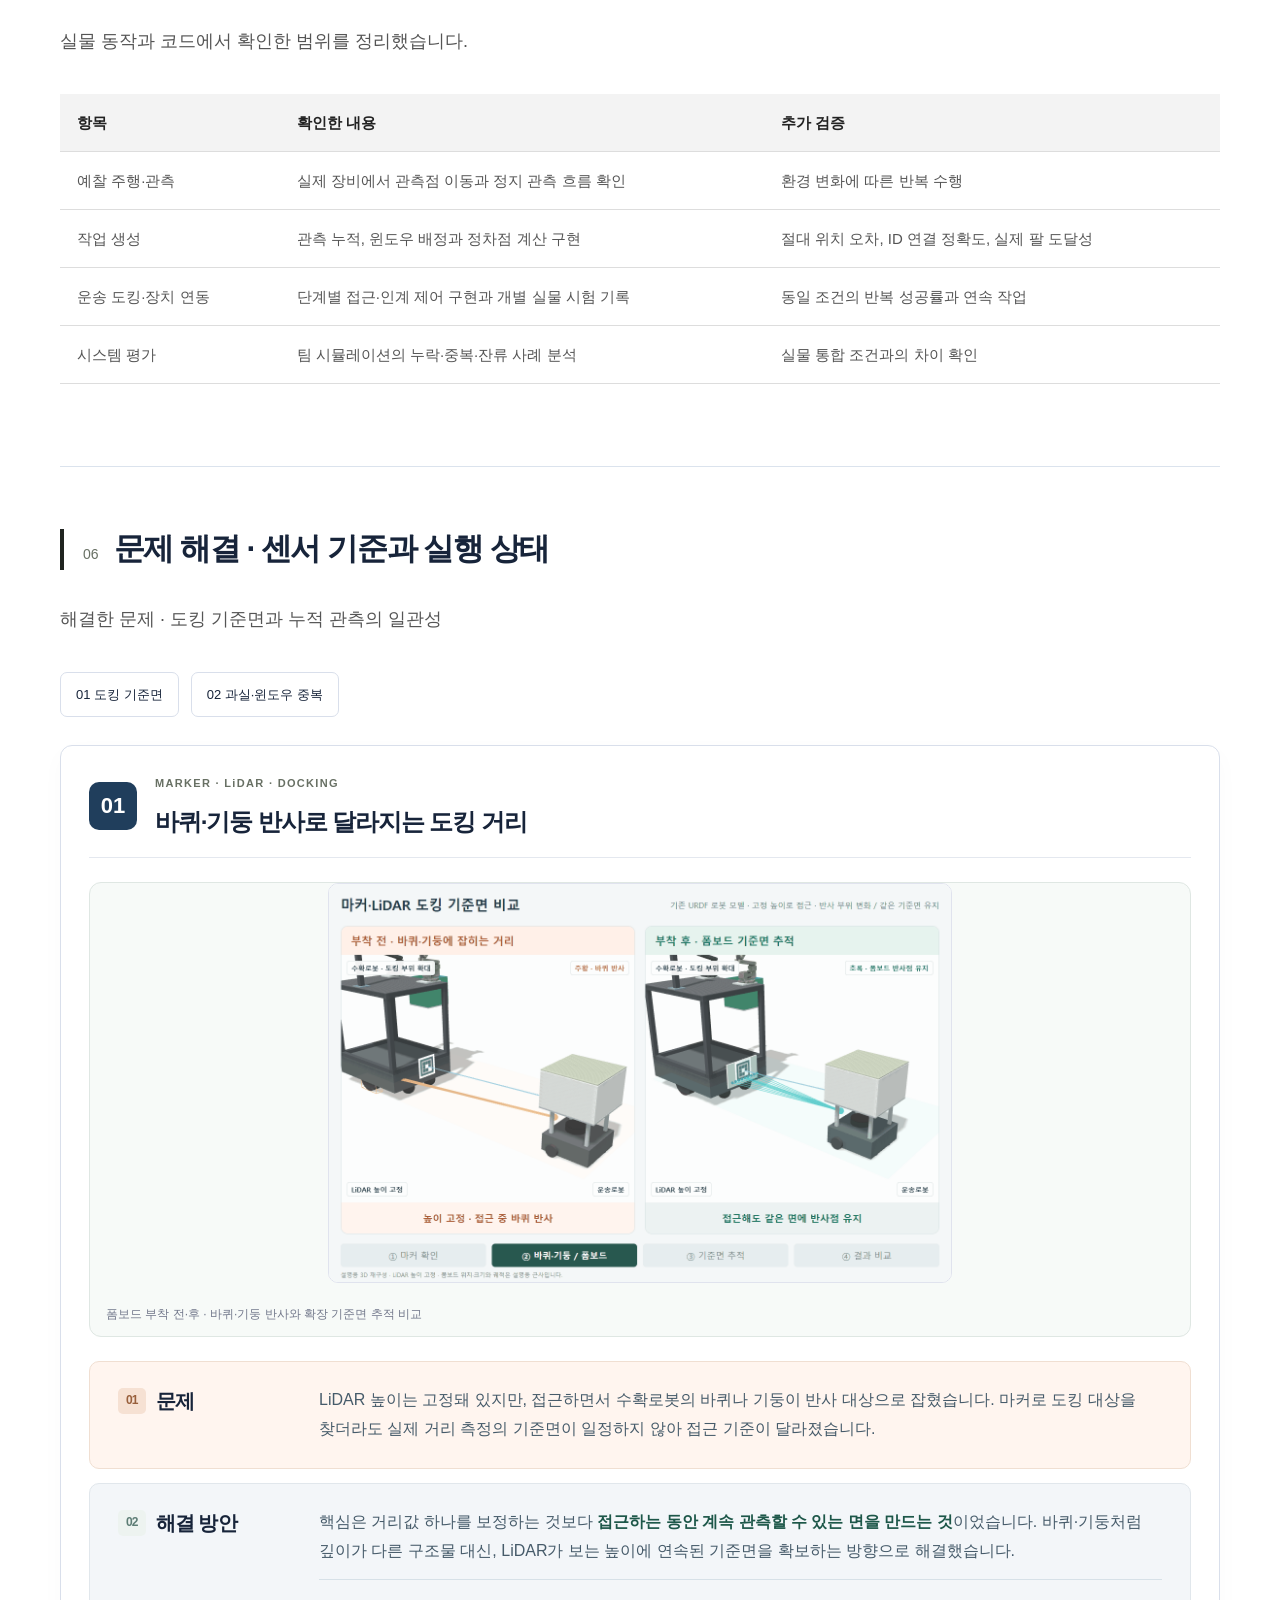
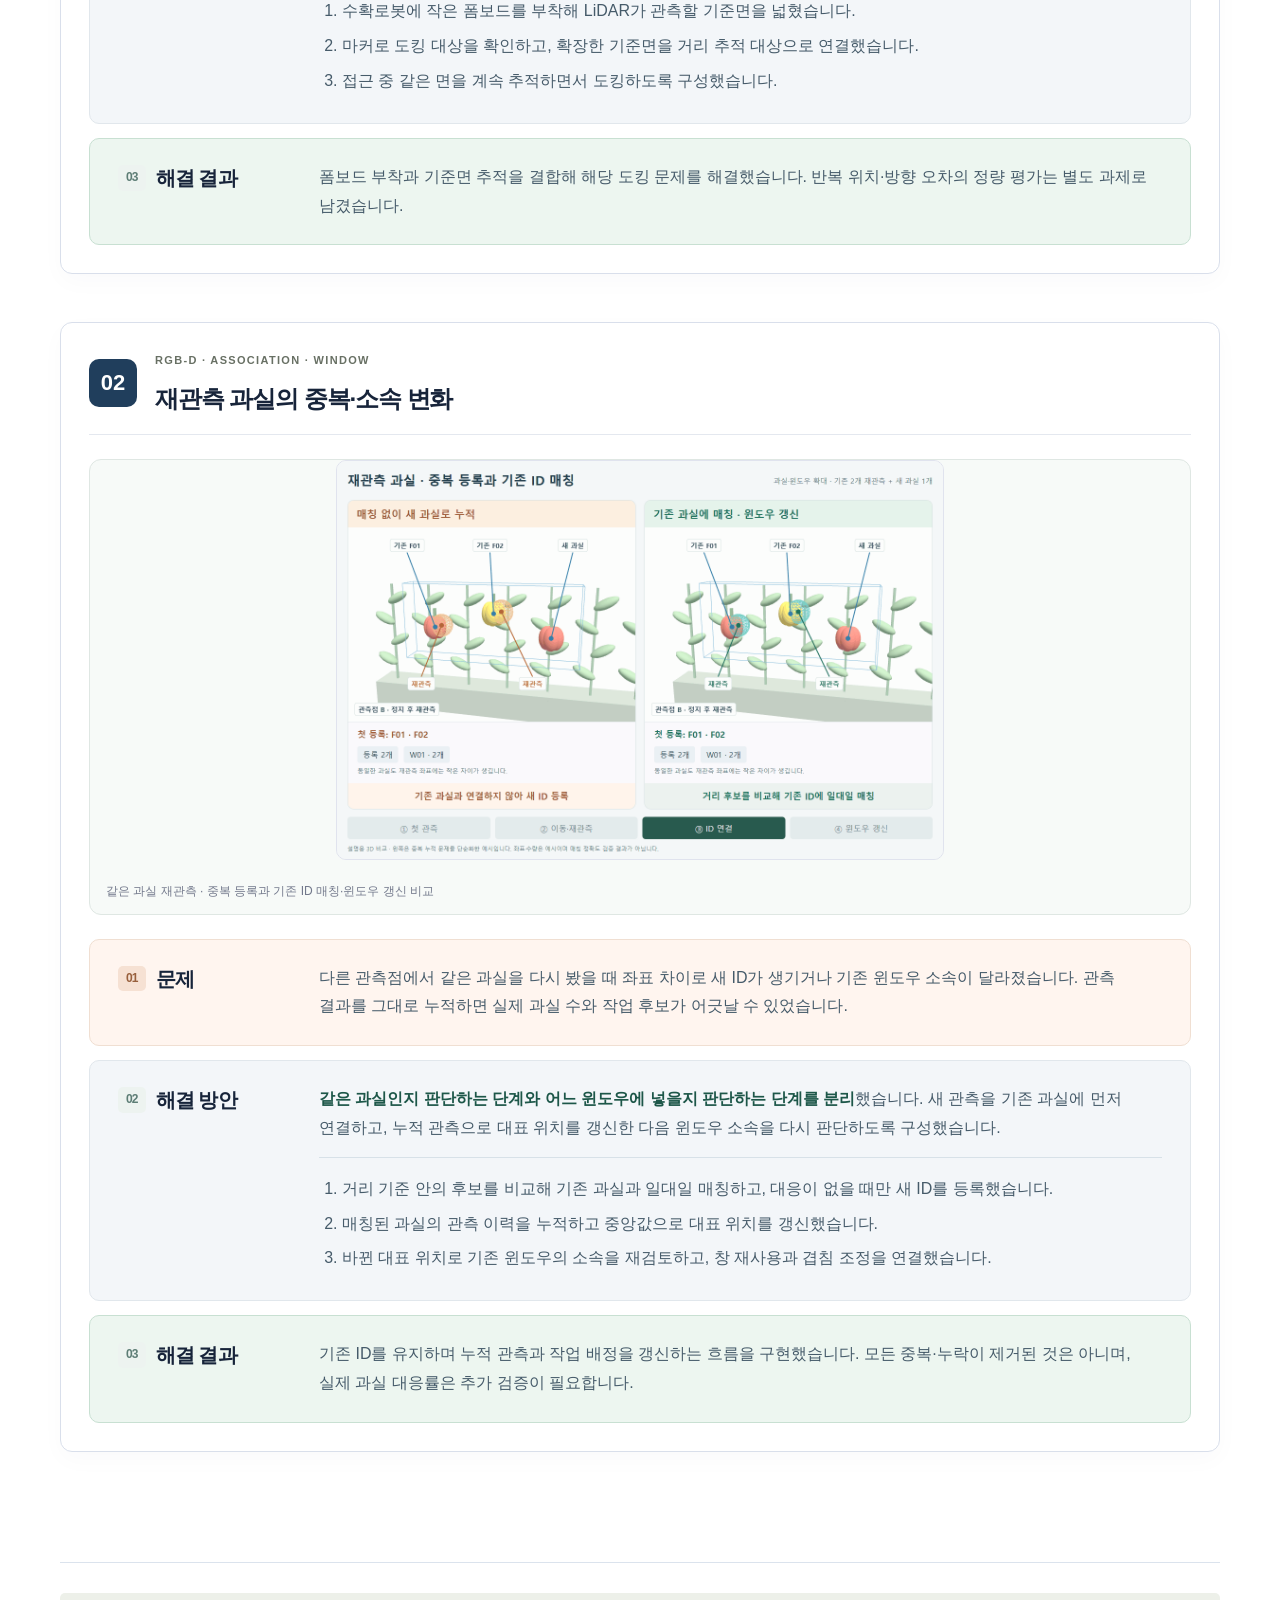
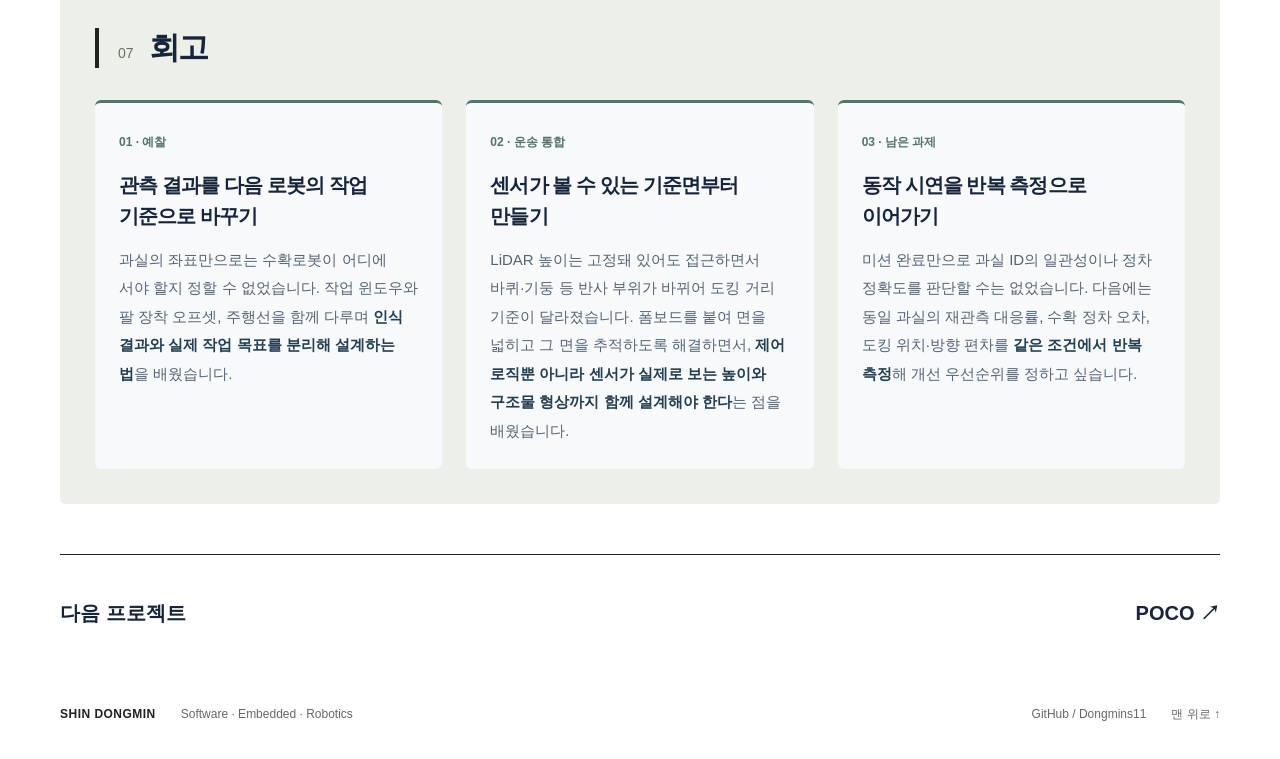
<file: manyfarm/index.html>
<!DOCTYPE html>
<html lang="ko"><head><meta charset="utf-8"><meta content="width=device-width,initial-scale=1" name="viewport"><title>Many Farm | 신동민 · 예찰·운송 로봇 개발</title><meta content="예찰 작업 생성과 운송 로봇의 주행·도킹·인계 제어. Many Farm 프로젝트 상세 페이지 로컬 초안." name="description"><link href="data:image/svg+xml,%3Csvg%20xmlns='http://www.w3.org/2000/svg'%20viewBox='0%200%2064%2064'%3E%3Crect%20width='64'%20height='64'%20rx='12'%20fill='%235369df'/%3E%3Ctext%20x='8'%20y='44'%20fill='white'%20font-family='Arial'%20font-size='30'%20font-weight='bold'%3Edm%3C/text%3E%3C/svg%3E" rel="icon"><link href="style.css" rel="stylesheet"><link href="redesign.css" rel="stylesheet"><link href="pdf-button.css" rel="stylesheet"><link href="home-refresh.css" rel="stylesheet"><link href="manyfarm.css" rel="stylesheet"><script defer src="preview.js"></script><style id="portfolio-evidence-style">
/* Portfolio case-study evidence layout */
.evidence{margin:24px 0;min-width:0}.evidence img{display:block;width:100%;height:auto;max-height:570px;object-fit:contain;border:1px solid #e0e3ee;border-radius:10px;background:#f6f7f8}.evidence figcaption{font-size:12px;line-height:1.6;color:#72788b;margin-top:10px}.media-evidence,.scout-evidence{display:grid;grid-template-columns:1fr 1fr;gap:24px;align-items:start}.scout-evidence{grid-template-columns:.85fr 1.15fr}.role-strip{padding:16px 20px;margin:24px 0;background:#f0f2fb;border-left:3px solid #6779bc;color:#495777;font-size:14px;line-height:1.8}.mission-flow{list-style:none;display:flex;flex-wrap:wrap;gap:10px;padding:0;margin:24px 0;counter-reset:step}.mission-flow li{flex:1 1 125px;padding:16px;background:#f4f5f8;border:1px solid #e1e5ee;border-radius:8px;font-size:14px}.mission-flow li:before{counter-increment:step;content:counter(step,decimal-leading-zero);display:block;color:#687ab9;font-size:12px;margin-bottom:8px}#scout h3,#transport h3{margin-top:42px}#scout p,#transport p{line-height:1.9}details.architecture-proof,#scout details,#transport details{border:1px solid #dce1ed;border-radius:8px;padding:18px 22px;margin-top:26px}summary{cursor:pointer;font-weight:650}.case-nav{flex-wrap:wrap}.case-cover>.evidence{margin:0}.case-section{scroll-margin-top:140px}code{overflow-wrap:anywhere}@media(max-width:700px){.media-evidence,.scout-evidence{grid-template-columns:1fr;gap:8px}.mission-flow li{flex-basis:130px}.case-nav{gap:10px}.evidence img{max-height:480px}}@media print{#simulation iframe{display:none}.evidence img{max-height:340px}.media-evidence,.scout-evidence{grid-template-columns:1fr 1fr}}

.docking-visual{margin:24px 0 36px;padding:24px;border:1px solid #d9e3dd;background:#fafcfb;border-radius:12px}.visual-heading>span{font-size:12px;letter-spacing:.12em;color:#34715c;font-weight:700}.visual-heading h4{font-size:22px;margin:10px 0}.docking-pair{display:grid;grid-template-columns:.8fr 1.2fr;gap:24px;align-items:center}.docking-pair .evidence img{height:420px;max-height:none;object-fit:contain;background:white}.sensor-legend{display:grid;grid-template-columns:repeat(3,1fr);gap:12px}.sensor-legend>div{border-top:3px solid #518371;padding:14px;background:white}.sensor-legend b{color:#235f4c}.sensor-legend p{font-size:14px;margin:8px 0 0}.issue-links{display:flex;gap:12px;flex-wrap:wrap;margin:24px 0}.issue-links a{padding:10px 15px;border:1px solid #d9dfeb;border-radius:7px;font-size:13px}.visual-case{border:1px solid #d9dfeb;border-radius:12px;margin:36px 0 48px;padding:28px;scroll-margin-top:145px;box-shadow:0 8px 24px #27394d06}.visual-case>header{display:flex;gap:18px;align-items:center;padding-bottom:20px;border-bottom:1px solid #e4e8ef}.issue-number{display:grid;place-items:center;flex:0 0 48px;height:48px;background:#203e5c;color:white;border-radius:10px;font-size:22px;font-weight:750}.visual-case header h3{margin:6px 0 0;font-size:24px}.visual-case .mini-label{margin:0;color:#617491}.issue-visual{display:grid;grid-template-columns:1.25fr 1fr;gap:24px;align-items:center}.comparison-board{display:grid;gap:14px}.comparison-board>div{padding:20px;border-radius:8px}.before{background:#fff4f0;border-left:3px solid #bc775e}.after{background:#eef7f2;border-left:3px solid #498269}.comparison-board small{font-size:12px;color:#667181}.comparison-board h4{font-size:17px;margin:8px 0}.comparison-board p{font-size:14px;margin:8px 0}.diagram-arrow{font-weight:bold;color:#678171}.case-findings{display:grid;grid-template-columns:1fr 1fr;gap:24px;margin:20px 0}.case-findings b{font-size:13px}.issue-problem b{color:#a35c43}.issue-change b{color:#34715c}.case-findings p{font-size:15px;line-height:1.85;margin:8px 0}.case-result{border-top:1px solid #e1e6ef;padding-top:16px;font-size:13px;line-height:1.8;color:#647184}.case-result b{margin-right:10px;color:#344b69}.goal-diagram{margin:24px 0}.goal-lane{padding:20px;margin-bottom:16px;border-radius:8px}.goal-lane h4{font-size:16px;margin:0 0 16px}.goal-lane ol{display:grid;grid-template-columns:repeat(3,1fr);gap:18px;list-style:none;padding:0;margin:0}.goal-lane li{background:white;border:1px solid #e2e6ec;border-radius:7px;padding:18px;position:relative}.goal-lane li:not(:last-child):after{content:'→';position:absolute;right:-16px;top:28px;color:#758396}.goal-lane b,.goal-lane small{display:block}.goal-lane b{font-size:15px}.goal-lane small{font-size:12px;margin-top:10px;color:#6a7381}.goal-diagram figcaption{font-size:12px;color:#72788b}.visual-case .media-evidence .evidence img{max-height:340px}
@media(max-width:800px){.docking-pair,.issue-visual{grid-template-columns:1fr}.docking-pair .evidence img{height:auto;max-height:440px}.sensor-legend{grid-template-columns:1fr}.visual-case{padding:18px}.case-findings{grid-template-columns:1fr;gap:12px}.goal-lane ol{grid-template-columns:1fr}.goal-lane li:not(:last-child):after{content:'↓';right:50%;top:auto;bottom:-19px}.visual-case header h3{font-size:21px}}
@media(max-width:620px){.site-header{flex-wrap:wrap;height:auto;gap:8px;padding-top:12px;padding-bottom:12px}.site-header nav{display:flex;flex-wrap:wrap;gap:12px;width:100%;justify-content:flex-start}.site-header .pdf-save{padding:6px 10px}.case-nav{position:static}.docking-visual{padding:16px}.visual-heading h4{font-size:20px}}
.scope-note{font-size:13px;line-height:1.7;color:#6a7685;margin-top:22px}.comparison-only{display:block}.comparison-only .comparison-board{grid-template-columns:1fr 1fr}.visual-case{margin-top:28px} @media(max-width:700px){.comparison-only .comparison-board{grid-template-columns:1fr}}.docking-story{margin-top:24px}.docking-contrast{display:grid;grid-template-columns:1fr 40px 1fr;align-items:center;gap:12px}.docking-contrast>div{padding:18px 24px;border-radius:8px;background:#fff3ed;border-left:3px solid #bd795d}.docking-contrast>div:last-child{background:#edf7f1;border-color:#498269}.docking-contrast small{display:block;font-size:12px;color:#6c7581;margin-bottom:8px}.docking-contrast strong{font-size:19px;line-height:1.5}.docking-contrast>span{text-align:center;color:#6d7d8c;font-size:26px}.docking-story .evidence{margin:20px 0}.docking-story .evidence img{max-height:520px;background:#fff}.docking-steps{display:grid;grid-template-columns:repeat(3,1fr);list-style:none;padding:0;gap:14px;margin:24px 0}.docking-steps li{border-top:3px solid #528472;padding:14px;background:#f6f9f7}.docking-steps span{font-size:12px;color:#528472;margin-right:10px}.docking-steps b{font-size:16px}.docking-steps small{display:block;margin-top:8px;color:#657184;font-size:13px}@media(max-width:600px){.docking-contrast{grid-template-columns:1fr;gap:8px}.docking-contrast>span{transform:rotate(90deg)}.docking-contrast strong{font-size:17px}.docking-steps{grid-template-columns:1fr;gap:8px}.docking-story .evidence img{max-height:none}}.docking-comparison .evidence img{max-height:none}.reflection-cards{display:grid;grid-template-columns:repeat(3,minmax(0,1fr));gap:24px}.reflection-cards article{padding:24px;background:#f7f9fb;border-top:3px solid #52766d;border-radius:6px}.reflection-cards article>span{font-size:12px;color:#54736c;font-weight:700}.reflection-cards h3{font-size:20px;line-height:1.55;margin:14px 0}.reflection-cards p{font-size:15px;line-height:1.9;color:#556475;margin:0}.reflection-cards strong{color:#243f51;font-weight:650}@media(max-width:850px){.reflection-cards{grid-template-columns:1fr}}.scout-matching-visual .evidence img{max-height:none}.scout-matching-visual{margin:20px 0}.reason-step{margin:24px 0}.reason-step h4{display:flex;align-items:center;gap:10px;font-size:17px;margin:0 0 12px}.reason-step h4 span{font-size:12px;color:#5d7d75;background:#edf3f0;padding:5px 8px;border-radius:5px}.reason-step p,.reason-step li{font-size:15px;line-height:1.9;color:#465b6a}.reason-step p{margin:0}.reason-step strong{color:#1d5749}.reason-step ol{margin:0;padding-left:23px}.reason-step li{padding:3px 0}.reason-step.applied{background:#f4f8f6;border-left:3px solid #568673;padding:20px 24px;border-radius:6px}.verified-result{border-top:1px solid #e1e6ef;padding-top:18px;font-size:13px;line-height:1.8;color:#687a88}.verified-result b{display:block;color:#355a50;margin-bottom:6px}
.trouble-layout{display:grid;grid-template-columns:minmax(0,1fr);gap:24px;align-items:start;margin-top:24px}
.trouble-layout .docking-story,.trouble-layout .scout-matching-visual{margin:0;position:static}
.trouble-layout .evidence{margin:0;border:1px solid #dfe7e3;border-radius:12px;overflow:hidden;background:#f7faf8}
.trouble-layout .evidence img{width:100%;height:auto;display:block}
.trouble-layout figcaption{padding:12px 16px;font-size:12px;line-height:1.6}
.trouble-notes{display:grid;grid-template-columns:repeat(3,minmax(0,1fr));gap:18px;align-items:stretch}.trouble-notes .reason-step{margin:0;padding:24px;border-radius:10px;background:#f3f6f9;border:1px solid #e1e7ec}
.trouble-notes .reason-step:first-child{background:#fff5ef;border-color:#f0dfd2}
.trouble-notes .reason-step:first-child h4 span{background:#f6e1d3;color:#985f3c}
.trouble-notes .reason-step.applied{background:#eef6f1;border-color:#d5e5da}
.trouble-notes .reason-step h4{font-size:20px;margin-bottom:16px}.trouble-notes .reason-step p,.trouble-notes .reason-step li{font-size:16px;line-height:1.8}
.trouble-notes .reason-step ol{margin-top:16px;padding-top:14px;border-top:1px solid #d7e1e8}.trouble-notes .reason-step.outcome{background:#edf6f0;border-color:#c8e0d2}
.visual-case .verified-result{display:grid;grid-template-columns:130px 1fr;gap:16px;margin:18px 0 0;padding:18px 22px;background:#173e35;color:#e1efe9;border:0;border-radius:10px}
.visual-case .verified-result b{color:#fff;margin:0}
#overview .case-cover{grid-template-columns: minmax(0,1.4fr) minmax(0,1fr)}
@media(max-width:1000px){.trouble-layout{grid-template-columns:1fr}.trouble-layout .docking-story,.trouble-layout .scout-matching-visual{position:static}.trouble-notes{grid-template-columns:repeat(3,minmax(0,1fr))}}
@media(max-width:700px){.trouble-notes{grid-template-columns:1fr}.visual-case .verified-result{grid-template-columns:1fr;gap:6px}#overview .case-cover{grid-template-columns:1fr}}

.trouble-notes{grid-template-columns:minmax(0,1fr);gap:14px}
.trouble-notes .reason-step{display:grid;grid-template-columns:175px minmax(0,1fr);column-gap:26px;align-items:start;padding:24px 28px}
.trouble-notes .reason-step h4{grid-column:1;grid-row:1 / span 2;margin:0;padding-top:2px}
.trouble-notes .reason-step p,.trouble-notes .reason-step ol{grid-column:2;margin-bottom:0}
.trouble-notes .reason-step ol{margin-top:14px}
@media(max-width:700px){.trouble-notes .reason-step{grid-template-columns:1fr;padding:22px;gap:12px}.trouble-notes .reason-step h4{grid-row:auto}.trouble-notes .reason-step p,.trouble-notes .reason-step ol{grid-column:1}.trouble-notes .reason-step ol{margin-top:0}}
</style><style id="process-media-style">#overview .case-cover{display:flex;flex-direction:column;gap:24px}.process-media{display:grid;grid-template-columns:minmax(0,1fr);gap:28px;width:100%;align-items:start}.process-media .evidence{display:block;margin:0;padding:0;min-width:0;background:none}.process-media > .evidence:not(.real-process){width:min(100%,520px);justify-self:center}.process-media figcaption{display:block;width:100%;margin:10px 0 0;padding:0}.process-media .evidence img{max-height:none}.process-media video,.process-media .evidence img{display:block;width:100%;height:auto;aspect-ratio:16/9;object-fit:contain;background:#111827;border-radius:10px}.case-cover .case-data{width:100%}.case-cover .case-data dl{display:grid;grid-template-columns:1fr 1fr;gap:0 24px}@media(max-width:700px){.process-media{grid-template-columns:1fr;gap:20px}.case-cover .case-data dl{grid-template-columns:1fr}.site-header .pdf-save{white-space:nowrap}.process-media figcaption{font-size:13px;line-height:1.7}}@media print{.process-media video{display:none}}</style><style id="navigation-style">#navigation .nav-stage{border:1px solid #dce4e8;border-radius:16px;padding:28px;margin-top:28px}#navigation .nav-stage header h3{font-size:26px;margin:14px 0 8px}#navigation .nav-stage header p{margin:0;color:#526372;line-height:1.7}#navigation .nav-tag{font-size:13px;font-weight:750;background:#e5f4ed;color:#226650;padding:6px 12px;border-radius:5px}#navigation .nav-research .nav-tag{background:#edf0f8;color:#596e9a}#navigation figure{margin:28px 0}#navigation figure img{display:block;width:100%;height:auto;border:1px solid #e0e5e9;border-radius:8px}#navigation figcaption{font-size:13px;color:#667584;line-height:1.65;margin-top:10px}#navigation .nav-pipeline{display:grid;grid-template-columns:repeat(5,minmax(0,1fr));list-style:none;padding:0;gap:12px;margin:24px 0}#navigation .nav-pipeline li{padding:17px 12px;background:#f0f6f3;border-top:3px solid #548c79;border-radius:4px}#navigation .nav-pipeline b,#navigation .nav-pipeline span{display:block}#navigation .nav-pipeline b{font-size:15px}#navigation .nav-pipeline span{font-size:13px;line-height:1.6;margin-top:8px;color:#5e6d78}#navigation .nav-contribution{display:flex;gap:18px;background:#f7f9fa;padding:18px;border-radius:8px;font-size:15px;line-height:1.7}#navigation .nav-contribution>b{white-space:nowrap;color:#226650}#navigation .nav-contribution p{margin:0}#navigation .nav-difference{display:grid;grid-template-columns:48px 1fr;gap:12px;font-size:15px;line-height:1.6;border-left:3px solid #6e80a4;padding:16px 20px;background:#f5f7fb}#navigation h4{font-size:22px;margin:32px 0 12px}#navigation .nav-settings{font-size:15px;color:#536675;line-height:1.8}#navigation .nav-settings>span{margin:0 12px}#navigation .nav-metrics{display:grid;grid-template-columns:repeat(3,minmax(0,1fr));gap:16px;margin:22px 0}#navigation .nav-metrics>div{padding:20px;background:#f3f6f8;border-radius:10px}#navigation .nav-metrics>div>span{font-size:14px;font-weight:650}#navigation .nav-metrics p{display:flex;align-items:baseline;gap:8px;margin:16px 0}#navigation .nav-metrics s{text-decoration:none;color:#7e8b98;font-size:20px}#navigation .nav-metrics i{font-style:normal;color:#9aa6ad}#navigation .nav-metrics strong{font-size:32px;color:#1c6b55}#navigation .nav-metrics small{font-size:14px;margin-left:3px}#navigation .nav-bars{display:grid;gap:6px}#navigation .nav-bars>*{height:6px;background:#b4c0cb;border-radius:5px}#navigation .nav-bars>b{background:#32836c}#navigation .nav-measurement{font-size:13px;color:#667584;line-height:1.8}#navigation .nav-code{display:flex;gap:20px;flex-wrap:wrap;font-size:14px;margin-top:20px}@media(max-width:760px){#navigation .nav-stage{padding:18px}#navigation .nav-stage header h3{font-size:22px}#navigation .nav-pipeline{grid-template-columns:repeat(2,minmax(0,1fr))}#navigation .nav-metrics{grid-template-columns:1fr}#navigation .nav-metrics>div{padding:16px}#navigation .nav-contribution{display:block}#navigation .nav-contribution p{margin-top:8px}#navigation .nav-map img{width:200%;max-width:none}#navigation .nav-map>a{display:block;overflow-x:auto}#navigation .nav-map figcaption:after{content:' 지도는 가로로 밀어 확인할 수 있습니다.'}}@media print{#navigation .nav-stage{break-inside:avoid;padding:18px}#navigation figure img{max-height:360px;object-fit:contain}#navigation .nav-metrics{grid-template-columns:repeat(3,1fr)}}
#navigation .nav-final{border:2px solid #4c8a76;background:linear-gradient(180deg,#f1f8f4 0,#fff 260px);padding:32px}
#navigation .nav-final header h3{font-size:32px;letter-spacing:-.04em}
#navigation .nav-final .nav-tag{background:#245f4c;color:#fff}
#navigation .nav-large-maps{display:grid;gap:18px}
#navigation .nav-large-maps figure{margin:20px 0 0}
#navigation .nav-large-maps img{width:100%;max-height:none}
#navigation .nav-large-maps figure:nth-child(2){width:80%;justify-self:center}
#navigation .nav-pipeline{margin-top:28px}
#navigation .nav-research{border:0;border-top:1px solid #dce4e8;border-radius:0;padding:28px 0;background:none}
#navigation .nav-research header h3{font-size:22px}
#navigation .nav-rviz>a{display:block;overflow:hidden;border:1px solid #dce4e8;border-radius:10px}
#navigation .nav-rviz>a{width:min(100%,820px);margin:auto}
#navigation .nav-rviz img{width:200%;max-width:none;height:auto;margin-left:-100%;border:0;border-radius:0}
@media(max-width:760px){#navigation .nav-final{padding:18px}#navigation .nav-final header h3{font-size:25px}#navigation .nav-large-maps figure:nth-child(2){width:100%}#navigation .nav-research{padding:22px 0}#navigation .nav-pipeline{gap:8px}}
@media print{#navigation .nav-rviz img{height:auto;max-height:none;object-fit:contain}}
</style><style id="navigation-story-style">
#navigation .ns-brief{padding:30px 34px;background:#123f35;color:white;border-radius:14px;margin:26px 0}#navigation .ns-brief>span,#navigation .ns-core header>span,#navigation .ns-drive header>span{font-size:13px;font-weight:750;letter-spacing:.04em}#navigation .ns-brief>span{color:#a3d6c1}#navigation .ns-brief h3{font-size:32px;line-height:1.4;margin:12px 0 18px;color:white;letter-spacing:-.04em}#navigation .ns-brief p{font-size:16px;line-height:1.9;color:#e0eee7;margin:0}#navigation .ns-brief strong{color:white}
#navigation .ns-decisions{display:grid;grid-template-columns:1fr 1fr;gap:24px;margin:28px 0}#navigation .ns-decisions article{padding:26px;border:1px solid #dce4e5;border-radius:12px}#navigation .ns-decisions article>span{font-size:13px;font-weight:700;color:#397360}#navigation .ns-decisions h3{font-size:23px;line-height:1.45;margin:12px 0}#navigation .ns-decisions p{font-size:16px;line-height:1.8;color:#50626f}#navigation .ns-change{display:grid;grid-template-columns:110px 1fr;gap:8px 14px;background:#f3f7f5;padding:18px;border-radius:8px;align-items:center}#navigation .ns-change small{font-size:13px;color:#65746c}#navigation .ns-change b{font-size:15px}#navigation .ns-change i{grid-column:1/-1;font-style:normal;color:#7c9c8e;text-align:center}
#navigation .ns-core{margin:32px 0;border:2px solid #568773;border-radius:14px;padding:30px}#navigation .ns-core header>span,#navigation .ns-drive header>span{color:#36735a}#navigation .ns-core h3,#navigation .ns-drive h3{font-size:28px;line-height:1.45;margin:12px 0}#navigation .ns-core header p{font-size:16px;color:#50626f;line-height:1.7}#navigation .ns-example-head{display:flex;align-items:center;justify-content:space-between;gap:15px;margin-top:28px}#navigation .ns-example-head>b{font-size:15px}#navigation .ns-goals{display:flex;gap:8px}#navigation .ns-goals button{border:1px solid #b9cec3;background:white;color:#2d5948;border-radius:6px;padding:10px 16px;cursor:pointer;font:inherit;font-size:14px}#navigation .ns-goals button[aria-pressed=true]{background:#24634e;color:white;border-color:#24634e}#navigation .ns-goals button:focus-visible{outline:3px solid #df9745;outline-offset:3px}#navigation .ns-route{margin:16px 0}#navigation .ns-route figcaption{display:flex;justify-content:space-between;gap:12px;flex-wrap:wrap}#navigation .ns-route-stat{font-weight:700;color:#24634e}#navigation .ns-impact{display:grid;grid-template-columns:100px 1fr;gap:14px;padding:20px;background:#edf5ef;border-radius:8px;margin-top:24px}#navigation .ns-impact b{font-size:16px;color:#28634e}#navigation .ns-impact p{margin:0;font-size:16px;line-height:1.8}#navigation .ns-caption{font-size:13px;color:#687b85;line-height:1.8;margin-top:14px}
#navigation .ns-drive{margin:38px 0}#navigation .ns-drive-grid{display:grid;grid-template-columns:1.05fr 1fr;gap:28px;align-items:center}#navigation .ns-drive-grid figure{margin:14px 0}#navigation .ns-drive-grid img{max-height:580px;object-fit:contain;background:#101715}#navigation .ns-drive-steps{list-style:none;padding:0;margin:0;display:grid;gap:12px}#navigation .ns-drive-steps li{padding:16px 20px;background:#f5f7f8;border-left:3px solid #729884;border-radius:5px}#navigation .ns-drive-steps b{font-size:17px}#navigation .ns-drive-steps p{font-size:15px;line-height:1.75;margin:8px 0}#navigation .ns-drive-steps small{font-size:12px;color:#557962}#navigation .ns-history{border-top:1px solid #dce4e5;padding:24px 0 10px}#navigation .ns-history>span{font-size:13px;color:#64727d}#navigation .ns-history p{font-size:15px;line-height:1.9;margin:8px 0}#navigation .ns-history b{margin-right:6px}#navigation .ns-history i{font-style:normal;margin:0 12px;color:#7b8e97}#navigation .ns-evidence{padding:20px 24px;background:#f7f9fa;border:1px solid #e0e6e8;border-radius:10px}#navigation .ns-evidence summary{font-size:17px;line-height:1.6}#navigation .ns-evidence summary span{font-size:12px;font-weight:400;color:#71828e;margin-left:16px}#navigation .ns-evidence .nav-research{border:0;margin:0;padding-top:0}
@media(max-width:760px){#navigation .ns-brief{padding:24px}#navigation .ns-brief h3{font-size:26px}#navigation .ns-brief br{display:none}#navigation .ns-decisions,#navigation .ns-drive-grid{grid-template-columns:1fr;gap:16px}#navigation .ns-decisions article{padding:20px}#navigation .ns-core{padding:18px}#navigation .ns-core h3,#navigation .ns-drive h3{font-size:23px}#navigation .ns-example-head{align-items:flex-start;flex-direction:column}#navigation .ns-impact{grid-template-columns:1fr;gap:8px;padding:16px}#navigation .ns-change{grid-template-columns:90px 1fr;padding:14px;gap:8px}#navigation .ns-evidence{padding:16px}#navigation .ns-evidence summary span{display:block;margin:4px 0 0}#navigation .ns-drive-grid img{max-height:none}}
@media print{#navigation .ns-goals{display:none}#navigation .ns-core,#navigation .ns-decisions article{break-inside:avoid}#navigation .ns-brief{print-color-adjust:exact}}
</style><style id="navigation-results-style">
#navigation #nav-results-summary{margin:26px 0 30px;padding:28px;background:#123f35;border-radius:14px;color:white}#navigation #nav-results-summary header>span{font-size:13px;color:#aad9c4;font-weight:700}#navigation #nav-results-summary h3{font-size:27px;color:white;margin:12px 0 22px;line-height:1.45}#navigation .nr-results{display:grid;grid-template-columns:repeat(3,minmax(0,1fr));gap:18px}#navigation .nr-results article{border-top:1px solid #578373;padding-top:18px}#navigation .nr-results span{font-size:13px;color:#bddace}#navigation .nr-results b{display:block;font-size:22px;margin:12px 0;color:white}#navigation .nr-results p{font-size:14px;line-height:1.7;margin:0;color:#dcebe4}#navigation #nav-integration-proof{border:1px solid #cbded2;border-radius:12px;padding:26px;margin:32px 0;background:#f5f9f6}#navigation #nav-integration-proof header>span,#navigation .nr-label{color:#48755e;font-size:13px;font-weight:700}#navigation #nav-integration-proof h3{font-size:24px;line-height:1.5;margin:12px 0 22px}#navigation #nav-integration-proof ol{display:grid;grid-template-columns:repeat(3,minmax(0,1fr));gap:16px;list-style:none;padding:0;margin:0}#navigation #nav-integration-proof li{padding:20px;background:white;border:1px solid #deebe2;border-radius:8px}#navigation #nav-integration-proof small,#navigation #nav-integration-proof strong,#navigation #nav-integration-proof li span{display:block}#navigation #nav-integration-proof strong{font-size:19px;margin:12px 0}#navigation #nav-integration-proof small,#navigation #nav-integration-proof li span{font-size:13px;color:#60796c}#navigation #nav-integration-proof>p{font-size:13px;line-height:1.8;color:#60716a;margin:18px 0 0}#navigation .nr-tuning{border-top:1px solid #dce4e5;padding:24px 0}#navigation .nr-tuning h4{margin-top:12px}#navigation #nav-rpp-media{max-width:850px;margin:24px auto}#navigation #nav-rpp-media img{max-height:400px;object-fit:contain}#navigation .ns-core{margin-top:24px}
@media(max-width:760px){#navigation .nr-results,#navigation #nav-integration-proof ol{grid-template-columns:1fr;gap:14px}#navigation #nav-results-summary,#navigation #nav-integration-proof{padding:20px}#navigation #nav-results-summary h3{font-size:24px}#navigation .nr-results b{font-size:21px;margin:8px 0}#navigation #nav-integration-proof h3{font-size:22px}}
</style><style id="navigation-media-style">
#navigation .nm-evidence{margin:30px 0;padding:26px;border:1px solid #d7e3dd;border-radius:14px}#navigation #nav-personal-media{border-top:4px solid #34785b}#navigation #nav-team-media{border-top:4px solid #667ca5;background:#fafbfd}#navigation .nm-evidence header>span{font-size:13px;font-weight:750;color:#527264}#navigation .nm-evidence h3{font-size:27px;line-height:1.5;margin:10px 0 24px}#navigation .nm-row{display:grid;grid-template-columns:minmax(0,1.1fr) minmax(0,1fr);gap:30px;align-items:center}#navigation .nm-row+.nm-row{border-top:1px solid #e0e7e3;margin-top:30px;padding-top:30px}#navigation .nm-clip{margin:0}#navigation .nm-clip video{display:block;width:100%;max-height:540px;object-fit:contain;background:#121c19;border-radius:10px}#navigation .nm-label{font-size:13px;color:#4b7a63;font-weight:700}#navigation .nm-copy h4{font-size:23px;line-height:1.5;margin:10px 0 16px}#navigation .nm-copy p{font-size:16px;line-height:1.8;margin:0 0 18px}#navigation .nm-record{padding:20px;background:#edf5ef;border-radius:8px;display:grid;gap:10px}#navigation .nm-record b{font-size:19px;color:#23563f}#navigation .nm-record small,#navigation .nm-record span{font-size:13px;color:#587064}#navigation .nm-copy .nm-note{font-size:12px;line-height:1.8;color:#71818a;margin:14px 0 0}#navigation .nm-log{border:1px solid #d2deec;border-radius:9px;background:#f0f4fa;overflow:hidden}#navigation .nm-log>div{display:flex;justify-content:space-between;gap:10px;padding:12px 16px;background:#dde7f3;font-size:13px;font-weight:700}#navigation .nm-log pre{white-space:pre-wrap;overflow-wrap:anywhere;font-size:13px;line-height:1.7;padding:18px;margin:0;background:transparent;color:#244660}#navigation .nm-log>b{display:block;padding:12px 16px;border-top:1px solid #d2deec;font-size:13px;color:#366250}#navigation .nm-tuning-row{display:grid;grid-template-columns:minmax(0,.65fr) minmax(0,1.5fr);gap:26px;align-items:center}#navigation .nm-tuning-row .nav-metrics{grid-template-columns:1fr;margin:0}#navigation .nm-tuning-row figure{margin:0}#navigation .nm-tuning-row .nav-metrics>div{padding:16px}#navigation .nm-tuning-row .nav-metrics p{margin:10px 0}#navigation .nm-tuning-row .nav-metrics strong{font-size:27px}
@media(max-width:760px){#navigation .nm-evidence{padding:18px}#navigation .nm-evidence h3{font-size:23px}#navigation .nm-row,#navigation .nm-tuning-row{grid-template-columns:1fr;gap:20px}#navigation .nm-copy h4{font-size:21px}#navigation .nm-clip video{max-height:520px}#navigation .nm-log>div{flex-wrap:wrap}#navigation .nm-tuning-row>div:last-child{grid-row:1}}
@media print{#navigation .nm-clip video{max-height:340px}#navigation .nm-row{break-inside:avoid}}
</style><style id="compact-motion-media">
#navigation .nm-row{grid-template-columns:minmax(0,.8fr) minmax(0,1fr);gap:26px}
#navigation .nm-clip{width:100%;max-width:390px;justify-self:center}
#navigation .nm-clip video{max-height:360px}
.case-section img[src$=".gif"]{width:auto!important;max-width:100%!important;max-height:400px!important;object-fit:contain;display:block;margin-left:auto;margin-right:auto}
@media(max-width:760px){#navigation .nm-row{grid-template-columns:1fr}#navigation .nm-clip{max-width:320px}#navigation .nm-clip video{max-height:320px}.case-section img[src$=".gif"]{max-height:300px!important}}
</style><style id="map-space-style">#map-space-comparison{margin:22px 0}.map-space-grid{display:grid;grid-template-columns:1fr 1fr;gap:18px}#navigation .map-space-grid figure{margin:0;min-width:0;border:1px solid #dce4e9;border-radius:10px;overflow:hidden;background:#f7f9fa}#navigation .map-space-grid h4{font-size:19px;margin:16px 18px}#navigation .map-space-grid img{width:100%;height:auto;max-height:none;border:0;border-radius:0}#navigation .map-space-grid figcaption{font-size:13px;margin:12px 18px 16px}.map-space-note{font-size:12px;line-height:1.8;color:#657785}.map-route-example{margin-top:22px;border-top:1px solid #dce4e9;padding-top:16px}.map-route-example summary{cursor:pointer;font-size:14px;color:#567080}@media(max-width:760px){.map-space-grid{grid-template-columns:1fr}.map-space-grid figure h4{font-size:18px}}</style><style id="route-demo-style">#route-demo-controls{margin-top:24px}.rd-goals{display:flex;flex-wrap:wrap;gap:8px}.rd-goals button{font:inherit;font-size:14px;padding:9px 14px;border:1px solid #cbded5;background:white;border-radius:7px;cursor:pointer}.rd-goals button[aria-pressed=true]{background:#185d4d;color:white;border-color:#185d4d}.rd-steps{display:flex;flex-wrap:wrap;gap:10px;list-style:none;padding:0;margin:18px 0 12px}.rd-steps li{font-size:14px;padding:8px 12px;background:#f1f4f5;border-radius:6px;color:#647789}.rd-steps li.current{background:#e0f1e9;color:#185d4d;font-weight:750}#rd-result{min-height:25px;font-size:15px;font-weight:650;color:#185d4d}.rd-map svg{display:block;width:100%;height:auto}@media(max-width:760px){.rd-steps{gap:6px}.rd-steps li{font-size:12px;padding:7px}.rd-goals button{font-size:13px}}
.rd-steps li[data-rd-step="3"].current{background:#e2eefb;color:#1e65a5}#rd-follow{border-color:#6a94bb;color:#235d8b}.rd-robot{filter:drop-shadow(0px 2px 3px #ffffff)}</style></head>
<body><a class="skip" href="#main">본문으로 이동</a><header class="site-header"><a aria-label="신동민 포트폴리오 홈" class="wordmark" href="../index.html">dm<span>.</span></a><nav aria-label="주 메뉴"><a href="../index.html#about">About me</a><a href="../index.html#completed-projects">Projects</a><a href="../index.html#journey">Experience</a><a class="nav-git" href="https://github.com/Dongmins11" rel="noopener noreferrer" target="_blank">GitHub</a><a class="pdf-save" href="assets/home/Shin-Dongmin-Portfolio.pdf" id="print-page" rel="noopener" target="_blank">포트폴리오 PDF ↗</a></nav></header>
<main class="wrap" id="main"><div class="case-top" id="top"><p class="breadcrumb"><a href="../index.html#main-project">Projects</a> / Many Farm</p><p class="eyebrow">ROBOTICS / SMART FARM</p><h1>Many Farm</h1><p class="case-subtitle">다중 로봇 협업 스마트팜</p><p class="case-lead">예찰·수확·운송·선별을 연결하는 7인 협업 프로젝트입니다. 예찰의 주행·정지 관측·수확 작업 생성을 담당하고, 후반 운송 개발을 이어받아 경로 주행·정밀 도킹·인계·하역·복귀를 통합했습니다.</p><div class="actions"><a class="button" href="#scout">예찰 구현 보기</a><a class="button secondary" href="#transport">운송 구현 보기</a><a class="button secondary" href="#simulation">3D 공정 보기</a><a class="button secondary" href="https://github.com/Dongmins11/ManyFarm">프로젝트 저장소 ↗</a></div></div>
<nav aria-label="프로젝트 목차" class="case-nav"><a href="#overview">01 개요</a><a href="#navigation">02 주행</a><a href="#scout">03 예찰</a><a href="#transport">04 운송</a><a href="#simulation">3D 공정</a><a href="#results">05 검증</a><a href="#troubleshooting">06 문제 해결</a><a href="#reflection">07 회고</a></nav>
<section class="case-section" id="overview"><div class="section-title"><span>01</span><h2>프로젝트 개요</h2></div><div class="case-cover"><div class="process-media"><figure class="evidence real-process"><video aria-label="ManyFarm 실물 전체 공정 영상" controls="" id="real-process-video" loop="" playsinline="" poster="assets/home/real.jpg" preload="metadata"><source src="assets/portfolio/full-process.mp4" type="video/mp4"></source></video><figcaption>실물 전체 공정 · 예찰 → 수확 → 운송 → 선별<br><a href="https://youtu.be/r52cahu3Ylk" rel="noopener" style="display:inline-block;margin-top:6px;font-weight:650;color:#3858a0" target="_blank">YouTube에서 보기 ↗</a></figcaption></figure><figure class="evidence"><img alt="Isaac Sim · 다중 로봇 가상 농장" loading="lazy" src="assets/portfolio/simulation-overview-10s.gif"><figcaption>Isaac Sim · 다중 로봇 가상 농장</figcaption></figure></div><div class="case-data"><dl><div><dt>프로젝트</dt><dd>예찰·수확·운송·선별 협업 시스템</dd></div><div><dt>개발 인원</dt><dd>7명 · 팀 프로젝트</dd></div><div><dt>담당 역할</dt><dd>예찰 관측·작업 생성, 후반 운송 주행·도킹·인계 통합</dd></div><div><dt>기여 범위</dt><dd>관측을 작업 영역·정차 위치로 변환하고 이동·장치 동작 연결</dd></div><div><dt>공동 설계</dt><dd>초기 수확 로봇 요구사항·FSM·구성요소 설계</dd></div><div><dt>팀 구현</dt><dd>인식 모델 학습, 수확팔·기구, 관제, 선별 및 시뮬레이션</dd></div></dl></div></div><div class="case-stack"><span>TECH STACK</span><ul class="tags"><li>Python</li><li>ROS 2 Jazzy</li><li>Nav2 · FollowPath</li><li>TF2</li><li>RGB-D</li><li>LiDAR</li><li>FSM</li><li>Action / Service</li></ul></div><div class="two-col"><div><h3>개발 배경과 목표</h3><p>과실을 찾는 것에서 끝나지 않고, 수확 로봇이 어디에서 작업하고 운송 로봇이 언제 접근할지 연결해야 했습니다. 여러 로봇이 각자의 역할과 완료 조건에 따라 작업을 이어가도록 구성했습니다.</p></div><div><h3>담당 범위</h3><p>예찰의 주행·정지 관측·작업 생성을 담당했습니다. 운송은 초기 개발 이후 주행·도킹·인계 통합을 이어받아 목적지 접근부터 배출·복귀까지 연결했습니다.</p></div></div>
<div aria-label="관제가 예찰, 수확, 운송, 선별의 작업 요청과 상태를 연결하는 시스템" class="diagram robot-system"><div class="bus"><strong>관제 · 작업 요청과 상태 연결</strong><small>팀 담당 / 각 로봇의 요청·진행·결과 연동</small></div><div class="nodes"><div class="node own"><b>예찰</b><small class="scope">직접 담당</small><br><small>정지 관측<br>작업 영역·정차점 생성</small></div><div class="node"><b>수확</b><small class="scope">팀 담당 · 초기 설계 공동 참여</small><br><small>대상 재인식<br>팔 동작·수확</small></div><div class="node own"><b>운송</b><small class="scope">후반 통합 담당</small><br><small>주행·도킹<br>인계·배출·복귀</small></div><div class="node"><b>선별</b><small class="scope">팀 담당</small><br><small>과실 인식<br>색상별 분류</small></div></div><p class="legend">진한 테두리: 개인 담당 영역. 실제 요청과 상태는 관제를 통해 연결됩니다.</p></div>
<p class="fine">초기 수확 로봇의 요구사항·FSM·구성요소 설계에 공동 참여했으며, 운송은 초기 개발 이후 주행·도킹·인계 통합을 이어받았습니다. 인식 모델 학습, 로봇팔·기구 설계, 관제 및 선별 시스템은 팀원들과 역할을 나누어 개발했습니다.</p><details class="architecture-proof"><summary>전체 시스템 아키텍처</summary><figure class="evidence"><img alt="웹 관제 · ROS 2 공통 인터페이스 · 실물·시뮬레이션" loading="lazy" src="assets/portfolio/architecture.png"><figcaption>웹 관제 · ROS 2 공통 인터페이스 · 실물·시뮬레이션</figcaption></figure></details></section>
<div id="implementation"></div><section class="case-section" id="navigation">
<div class="section-title"><span>02</span><h2>주행 · 작업 위치까지 연결하는 그래프 경로</h2></div>
<p class="section-intro">GeoJSON · Dijkstra · ROS 2 Action · Nav2 FollowPath / RPP</p>
<article class="ns-core"><header><span>직접 구현 · RouteGraph.plan()</span><h3>GeoJSON·Dijkstra 기반 경로 생성기 구현</h3><p>목표를 선택하면, 같은 GeoJSON에서 목표까지 이어지는 간선과 주행 좌표가 달라집니다.</p></header>
<div id="route-demo-controls"><div class="rd-goals" role="group" aria-label="경로 생성 목표 선택"><button type="button" data-rd-goal="0">작업점 A</button><button type="button" data-rd-goal="1">작업점 B</button><button type="button" data-rd-goal="2">선별장 접근점</button><button type="button" id="rd-replay">↻ 다시 보기</button><button id="rd-follow" type="button">▶ 경로 추종 재생</button></div><ol class="rd-steps"><li data-rd-step="0">① 시작·목표</li><li data-rd-step="1">② 간선 선택</li><li data-rd-step="2">③ Path 생성</li><li data-rd-step="3">④ 경로 추종 재생</li></ol><p id="rd-result" aria-live="polite"></p></div><div id="map-space-comparison"><div class="map-space-grid"><figure><h4>실제 지도 + GeoJSON</h4><div class="rd-map"><svg viewbox="0 0 1400 720" role="img" aria-label="GeoJSON 지도 위의 목표별 경로 생성 과정"><image href="assets/navigation/geojson-map-matched.png" x="0" y="0" width="1400" height="720" preserveaspectratio="none"></image><g class="rd-overlay"></g></svg></div><figcaption>S: 시작 · G: 목표 · 초록선: 선택 경로 · 점: 보간 좌표</figcaption></figure><figure><h4>3D 탑뷰 · 경로 추종 재생</h4><div class="rd-map"><svg viewbox="0 0 1400 720" role="img" aria-label="3D 탑뷰 위의 목표별 경로 생성 과정"><image href="assets/navigation/geojson-3d-topview.png" x="0" y="0" width="1400" height="720" preserveaspectratio="none"></image><g class="rd-overlay"></g></svg></div><figcaption>초록: 생성 경로 · 파랑: 이동 완료 구간 · 로봇: 현재 위치</figcaption></figure></div><p class="map-space-note">실제 코드로 계산한 경로를 로봇 표시가 따라가는 설명용 재생입니다. ROS·RPP 제어 및 물리 시뮬레이션을 실행하거나 실물 주행을 재현한 것은 아닙니다.</p></div><div class="ns-impact"><b>구현 결과</b><p>목표마다 새 노드를 추가하지 않아도 <strong>간선 중간까지 경로를 만들고, 목표 yaw를 포함한 주행 명령</strong>으로 연결할 수 있게 했습니다.</p></div>
<details class="map-route-example" hidden="hidden"><summary>목표별 경로 계산 예시 · 별도 테스트 맵</summary><div class="ns-example-head"><b>같은 그래프 · 다른 작업 목표</b><div aria-label="경로 계산 예시 선택" class="ns-goals" role="group"><button aria-pressed="true" data-route="a" type="button">목표 A</button><button aria-pressed="false" data-route="b" type="button">목표 B</button></div></div>
<figure class="ns-route"><a href="assets/navigation/route-goal-a.png" id="ns-route-link" target="_blank"><img alt="작업 목표 A까지 실제 RouteGraph 코드로 계산한 경로" id="ns-route-image" src="assets/navigation/route-goal-a.png"></a><figcaption><span class="ns-route-stat">목표 A · 2.465 m</span><span>초록선: 계산 경로 · 작은 점: Path 보간 · 주황점: 작업 목표</span></figcaption></figure>
<p class="ns-caption">저장소의 실물 PGM·GeoJSON과 RouteGraph 코드로 계산한 예시입니다. 실측 궤적이나 교통 예약을 나타내지 않습니다.</p>
</details></article>
<article class="nr-tuning"><p class="nr-label">Gazebo 주행 튜닝 결과 · 초기 R&amp;D</p><h4>RPP · Goal Checker 튜닝</h4>
<p class="nav-settings">Lookahead <b>0.30 → 0.15 m</b><span>·</span> 목표 위치 허용값 <b>0.25 → 0.03 m</b></p>
<div class="nm-tuning-row"><div><div class="nav-metrics">
<div><span>횡방향 평균 절대 오차</span><p><s>1.49</s><i>→</i><strong>0.84<small>cm</small></strong></p><div class="nav-bars"><span style="width:100%"></span><b style="width:56.4%"></b></div></div>
<div><span>최종 위치 오차</span><p><s>24.08</s><i>→</i><strong>2.75<small>cm</small></strong></p><div class="nav-bars"><span style="width:100%"></span><b style="width:11.4%"></b></div></div>
</div>
</div><div><figure><a href="assets/navigation/rviz-10006.png" target="_blank"><img alt="시험 당시 기록한 기준 경로와 로봇 궤적, 시간에 따른 횡방향 오차 원본 그래프" loading="lazy" src="assets/navigation/rviz-10006.png"></a><figcaption>시험 기록 · 주행 궤적과 횡방향 오차</figcaption></figure>
</div></div><p class="nav-measurement">위치 오차 비교 · Gazebo·추정 TF / 기준 1회 → 튜닝 5회 평균. 시작 조건과 복수 설정에 차이가 있습니다.</p>
</article><div class="ns-history"><span>초기 시험과 최종 구현</span><p><b>초기</b> Route Server의 ComputeRoute 시험 <i>→</i> <b>최종</b> 자체 RouteGraph.plan() + Nav2 FollowPath</p></div>
<details class="ns-evidence"><summary>초기 Route Server · RViz 원본 화면</summary><p class="ns-caption">ComputeRoute 기반 초기 시험 화면입니다. 최종 경로 생성은 자체 RouteGraph.plan()을 사용합니다.</p><article class="nav-stage nav-research">
<figure class="nav-rviz"><a href="assets/navigation/rviz-10005.png" target="_blank"><img alt="초기 Gazebo 시험 환경과 RViz의 그래프 경로·비용지도 원본 화면" loading="lazy" src="assets/navigation/rviz-10005.png"></a><figcaption>초기 RViz · 그래프·비용지도 확대 / 클릭하면 Gazebo 포함 원본</figcaption></figure>
</article></details>
<p class="nav-code"><a href="https://github.com/Dongmins11/ManyFarm/tree/main/farm_project/robot/ros_ws/src/farm_navigation/farm_navigation" rel="noopener" target="_blank">주행 구현 코드 ↗</a><a href="https://github.com/Dongmins11/ManyFarm/tree/main/farm_project/robot/config/maps/many_farm" rel="noopener" target="_blank">지도·GeoJSON ↗</a></p><img alt="" hidden="" id="ns-route-b-cache" src="assets/navigation/route-goal-b.png" style="display:none!important"></section><section class="case-section" id="scout"><div class="section-title"><span>03</span><h2>예찰 · 관측을 수확 작업으로</h2></div>
<p class="section-intro">정지 관측 결과를 누적해 작업 윈도우와 수확로봇 정차점을 생성했습니다.</p>
<div class="role-strip">구현 · 경로 주행 → 정지 관측 → 윈도우·정차점 생성 → 복귀</div>
<div class="scout-evidence" id="demo"><figure class="evidence"><img alt="실물 예찰 영상 · 윈도우와 흰선 정차점은 관측 타이밍에 맞춘 설명 오버레이" loading="lazy" src="assets/portfolio/scout-real.gif"><figcaption>실물 예찰 영상 · 윈도우와 흰선 정차점은 관측 타이밍에 맞춘 설명 오버레이</figcaption></figure><div><figure class="evidence"><img alt="저장된 카메라 관측 이미지" loading="lazy" src="assets/portfolio/scout-observation.png"><figcaption>저장된 카메라 관측 이미지</figcaption></figure><figure class="evidence"><img alt="관측 과실을 묶은 작업 윈도우 결과" loading="lazy" src="assets/portfolio/scout-windows.png"><figcaption>관측 과실을 묶은 작업 윈도우 결과</figcaption></figure></div></div>
<ol class="mission-flow"><li>GeoJSON 경로 이동</li><li>관측점 정차·방향 정렬</li><li>RGB-D·자세 확보</li><li>관측 결과 누적</li><li>작업 결과 전달</li></ol>
<div class="callout"><strong>과실 위치 ≠ 수확로봇의 정차 위치</strong><p>팔 장착 오프셋을 반영해 주행선 위 정차점을 계산합니다. 수확로봇은 도착 후 과실을 다시 인식합니다.</p></div>
<figure class="evidence"><img alt="윈도우 중심 → 정차 목표 계산 → 관제 전달 → 수확로봇 이동 · 동작 원리를 설명하는 애니메이션" loading="lazy" src="assets/portfolio/harvest-window-goal.gif"><figcaption>윈도우 중심 → 정차 목표 계산 → 관제 전달 → 수확로봇 이동 · 동작 원리를 설명하는 애니메이션</figcaption></figure>
<p class="scope-note">Vision 팀의 인식 결과를 활용해 관측 실행·작업 생성 로직을 구현했습니다.</p></section><section class="case-section" id="transport"><div class="section-title"><span>04</span><h2>운송 · 주행부터 도킹·인계까지</h2></div>
<p class="section-intro">후반 운송 개발을 이어받아 목적지 접근·도킹·인계·하역·복귀를 연결했습니다.</p>
<div class="role-strip">구현 · 경로 주행 → ArUco 정밀 주행 → LiDAR 최종 도킹 → 인계·하역 → 복귀</div>
<div class="media-evidence"><figure class="evidence"><img alt="실물 운송 · 수확로봇 접근과 인계" loading="lazy" src="assets/portfolio/handoff-real.gif"><figcaption>실물 운송 · 수확로봇 접근과 인계</figcaption></figure><figure class="evidence"><img alt="실물 운송 · 선별장 하역" loading="lazy" src="assets/portfolio/unload-real.gif"><figcaption>실물 운송 · 선별장 하역</figcaption></figure></div>
<h3>ArUco 마커 정밀 주행 · LiDAR 정밀 접근</h3><div class="docking-visual" id="docking-visual"><div class="visual-heading"><span>ArUco · LiDAR · P CONTROL</span><h4>ArUco 상대 위치로 접근하고, LiDAR 기준면을 추적해 최종 정차합니다.</h4></div><div class="docking-pair"><figure class="evidence"><img alt="실물 배치 · 왼쪽 운송로봇, 오른쪽 수확로봇과 전면 마커" loading="lazy" src="assets/portfolio/docking-real.JPEG"><figcaption>실물 배치 · 운송로봇과 수확로봇의 마커·기준면</figcaption></figure><figure class="evidence"><img alt="마커와 LiDAR 기준면을 연결해 저속 접근하는 설명 애니메이션" loading="lazy" src="assets/portfolio/lidar-target-docking.gif"><figcaption>마커·LiDAR 기반 접근 과정</figcaption></figure></div><div class="sensor-legend"><div><b>01 · ArUco 정밀 주행</b><p>마커 상대 위치·방향을 이용한 접근 제어</p></div><div><b>02 · LiDAR 정밀 접근</b><p>같은 기준면의 거리를 추적하며 저속 접근</p></div><div><b>03 · 접근·정차 제어</b><p>거리·방향 오차 기반 P 제어와 정지 확인</p></div></div></div><h3>준비·인계 완료를 확인하는 FSM</h3><ol class="mission-flow"><li>1차 접근</li><li>수확 측 준비 대기</li><li>최종 도킹·덮개 열기</li><li>인계 완료 대기</li><li>덮개 닫기·이격</li></ol>
<p class="scope-note">관제의 요청·완료 이벤트와 팀원이 구현한 덮개·하역 서비스를 운송 실행부에 연결했습니다.</p></section><section aria-label="3D 협업 공정 시뮬레이션" class="case-section" id="simulation" style="margin:24px 0;scroll-margin-top:110px"><h3>3D 공정 재생</h3><iframe id="simulation-frame" loading="lazy" src="simulation.html" style="display:block;width:100%;height:790px;border:1px solid #dce3df;border-radius:14px;margin-top:15px" title="Many Farm 3D 공정 시뮬레이터"></iframe><p class="scope-note">공정 순서 설명용 · 실제 로봇·물리 검증과 구분</p></section>
<section class="case-section" id="results"><div class="section-title"><span>05</span><h2>검증 결과와 확인 범위</h2></div><p class="section-intro">실물 동작과 코드에서 확인한 범위를 정리했습니다.</p>
<div class="table-wrap"><table><thead><tr><th scope="col">항목</th><th scope="col">확인한 내용</th><th scope="col">추가 검증</th></tr></thead><tbody><tr><td>예찰 주행·관측</td><td>실제 장비에서 관측점 이동과 정지 관측 흐름 확인</td><td>환경 변화에 따른 반복 수행</td></tr><tr><td>작업 생성</td><td>관측 누적, 윈도우 배정과 정차점 계산 구현</td><td>절대 위치 오차, ID 연결 정확도, 실제 팔 도달성</td></tr><tr><td>운송 도킹·장치 연동</td><td>단계별 접근·인계 제어 구현과 개별 실물 시험 기록</td><td>동일 조건의 반복 성공률과 연속 작업</td></tr><tr><td>시스템 평가</td><td>팀 시뮬레이션의 누락·중복·잔류 사례 분석</td><td>실물 통합 조건과의 차이 확인</td></tr></tbody></table></div></section>
<section class="case-section" id="troubleshooting"><div class="section-title"><span>06</span><h2>문제 해결 · 센서 기준과 실행 상태</h2></div><p class="section-intro">해결한 문제 · 도킹 기준면과 누적 관측의 일관성</p><nav aria-label="문제 해결 사례" class="issue-links"><a href="#issue-01">01 도킹 기준면</a><a href="#issue-02">02 과실·윈도우 중복</a></nav><article class="visual-case" id="issue-01"><header><span class="issue-number">01</span><div><p class="mini-label">MARKER · LiDAR · DOCKING</p><h3>바퀴·기둥 반사로 달라지는 도킹 거리</h3></div></header><div class="trouble-layout"><div class="docking-story docking-comparison"><figure class="evidence"><img alt="폼보드 부착 전·후 · 바퀴·기둥 반사와 확장 기준면 추적 비교" loading="lazy" src="assets/portfolio/docking-face-comparison-3d.gif"><figcaption>폼보드 부착 전·후 · 바퀴·기둥 반사와 확장 기준면 추적 비교</figcaption></figure></div><div class="trouble-notes"><section class="reason-step"><h4><span>01</span>문제</h4><p>LiDAR 높이는 고정돼 있지만, 접근하면서 수확로봇의 바퀴나 기둥이 반사 대상으로 잡혔습니다. 마커로 도킹 대상을 찾더라도 실제 거리 측정의 기준면이 일정하지 않아 접근 기준이 달라졌습니다.</p></section><section class="reason-step"><h4><span>02</span>해결 방안</h4><p>핵심은 거리값 하나를 보정하는 것보다 <strong>접근하는 동안 계속 관측할 수 있는 면을 만드는 것</strong>이었습니다. 바퀴·기둥처럼 깊이가 다른 구조물 대신, LiDAR가 보는 높이에 연속된 기준면을 확보하는 방향으로 해결했습니다.</p><ol><li>수확로봇에 작은 폼보드를 부착해 LiDAR가 관측할 기준면을 넓혔습니다.</li><li>마커로 도킹 대상을 확인하고, 확장한 기준면을 거리 추적 대상으로 연결했습니다.</li><li>접근 중 같은 면을 계속 추적하면서 도킹하도록 구성했습니다.</li></ol></section><section class="reason-step outcome"><h4><span>03</span> 해결 결과</h4><p>폼보드 부착과 기준면 추적을 결합해 해당 도킹 문제를 해결했습니다. 반복 위치·방향 오차의 정량 평가는 별도 과제로 남겼습니다.</p></section></div></div></article><article class="visual-case" id="issue-02"><header><span class="issue-number">02</span><div><p class="mini-label">RGB-D · ASSOCIATION · WINDOW</p><h3>재관측 과실의 중복·소속 변화</h3></div></header><div class="trouble-layout"><div class="scout-matching-visual"><figure class="evidence"><img alt="같은 과실 재관측 · 중복 등록과 기존 ID 매칭·윈도우 갱신 비교" loading="lazy" src="assets/portfolio/scout-matching-comparison-3d.gif"><figcaption>같은 과실 재관측 · 중복 등록과 기존 ID 매칭·윈도우 갱신 비교</figcaption></figure></div><div class="trouble-notes"><section class="reason-step"><h4><span>01</span>문제</h4><p>다른 관측점에서 같은 과실을 다시 봤을 때 좌표 차이로 새 ID가 생기거나 기존 윈도우 소속이 달라졌습니다. 관측 결과를 그대로 누적하면 실제 과실 수와 작업 후보가 어긋날 수 있었습니다.</p></section><section class="reason-step"><h4><span>02</span>해결 방안</h4><p><strong>같은 과실인지 판단하는 단계와 어느 윈도우에 넣을지 판단하는 단계를 분리</strong>했습니다. 새 관측을 기존 과실에 먼저 연결하고, 누적 관측으로 대표 위치를 갱신한 다음 윈도우 소속을 다시 판단하도록 구성했습니다.</p><ol><li>거리 기준 안의 후보를 비교해 기존 과실과 일대일 매칭하고, 대응이 없을 때만 새 ID를 등록했습니다.</li><li>매칭된 과실의 관측 이력을 누적하고 중앙값으로 대표 위치를 갱신했습니다.</li><li>바뀐 대표 위치로 기존 윈도우의 소속을 재검토하고, 창 재사용과 겹침 조정을 연결했습니다.</li></ol></section><section class="reason-step outcome"><h4><span>03</span> 해결 결과</h4><p>기존 ID를 유지하며 누적 관측과 작업 배정을 갱신하는 흐름을 구현했습니다. 모든 중복·누락이 제거된 것은 아니며, 실제 과실 대응률은 추가 검증이 필요합니다.</p></section></div></div></article></section>
<section class="case-section" id="reflection"><div class="section-title"><span>07</span><h2>회고</h2></div><div class="reflection-cards"><article><span>01 · 예찰</span><h3>관측 결과를 다음 로봇의 작업 기준으로 바꾸기</h3><p>과실의 좌표만으로는 수확로봇이 어디에 서야 할지 정할 수 없었습니다. 작업 윈도우와 팔 장착 오프셋, 주행선을 함께 다루며 <strong>인식 결과와 실제 작업 목표를 분리해 설계하는 법</strong>을 배웠습니다.</p></article><article><span>02 · 운송 통합</span><h3>센서가 볼 수 있는 기준면부터 만들기</h3><p>LiDAR 높이는 고정돼 있어도 접근하면서 바퀴·기둥 등 반사 부위가 바뀌어 도킹 거리 기준이 달라졌습니다. 폼보드를 붙여 면을 넓히고 그 면을 추적하도록 해결하면서, <strong>제어 로직뿐 아니라 센서가 실제로 보는 높이와 구조물 형상까지 함께 설계해야 한다</strong>는 점을 배웠습니다.</p></article><article><span>03 · 남은 과제</span><h3>동작 시연을 반복 측정으로 이어가기</h3><p>미션 완료만으로 과실 ID의 일관성이나 정차 정확도를 판단할 수는 없었습니다. 다음에는 동일 과실의 재관측 대응률, 수확 정차 오차, 도킹 위치·방향 편차를 <strong>같은 조건에서 반복 측정</strong>해 개선 우선순위를 정하고 싶습니다.</p></article></div></section>
<a class="next-project" href="https://dongmins11.github.io/portfolio/poco.html" rel="noopener noreferrer" target="_blank"><span>다음 프로젝트</span><span>POCO ↗</span></a></main>
<footer class="footer wrap"><strong>SHIN DONGMIN</strong><p>Software · Embedded · Robotics</p><a href="https://github.com/Dongmins11" rel="noopener noreferrer" target="_blank">GitHub / Dongmins11</a><a href="#top">맨 위로 ↑</a></footer><script id="simulation-resize">addEventListener('message',e=>{const f=document.getElementById('simulation-frame');if(f&&e.source===f.contentWindow&&e.data?.kind==='manyfarm-simulation-height'&&Number.isFinite(e.data.height)){f.style.height=Math.max(500,Math.min(6000,e.data.height+4))+'px';}});</script><script id="navigation-story-script">(()=>{const section=document.querySelector('#navigation');if(!section)return;const images={a:section.querySelector('#ns-route-image').src,b:section.querySelector('#ns-route-b-cache').src};const lengths={a:'2.465',b:'3.165'};section.querySelectorAll('[data-route]').forEach(button=>button.addEventListener('click',()=>{const key=button.dataset.route;const url=images[key];section.querySelector('#ns-route-image').src=url;section.querySelector('#ns-route-image').alt='작업 목표 '+key.toUpperCase()+'까지 실제 RouteGraph 코드로 계산한 경로';section.querySelector('#ns-route-link').href=url;section.querySelector('.ns-route-stat').textContent='목표 '+key.toUpperCase()+' · '+lengths[key]+' m';section.querySelectorAll('[data-route]').forEach(b=>b.setAttribute('aria-pressed',String(b===button)));}));})();</script><script id="route-demo-script">(()=>{
const cases=[
  {
    "label": "작업점 A",
    "start": [
      0.04600000000000004,
      -1.12
    ],
    "goal": [
      1.7,
      -0.035
    ],
    "points": [
      [
        0.04600000000000004,
        -1.12
      ],
      [
        0.04600000000000004,
        -0.72
      ],
      [
        0.04600000000000004,
        -0.03499999999999992
      ],
      [
        1.0459999999999998,
        -0.03499999999999992
      ],
      [
        1.7,
        -0.03499999999999992
      ]
    ],
    "samples": [
      [
        0.04600000000000004,
        -1.12
      ],
      [
        0.04600000000000004,
        -1.0836363636363637
      ],
      [
        0.04600000000000004,
        -1.0472727272727274
      ],
      [
        0.04600000000000004,
        -1.010909090909091
      ],
      [
        0.04600000000000004,
        -0.9745454545454546
      ],
      [
        0.04600000000000004,
        -0.9381818181818182
      ],
      [
        0.04600000000000004,
        -0.9018181818181819
      ],
      [
        0.04600000000000004,
        -0.8654545454545455
      ],
      [
        0.04600000000000004,
        -0.8290909090909091
      ],
      [
        0.04600000000000004,
        -0.7927272727272727
      ],
      [
        0.04600000000000004,
        -0.7563636363636363
      ],
      [
        0.04600000000000004,
        -0.72
      ],
      [
        0.04600000000000004,
        -0.6819444444444445
      ],
      [
        0.04600000000000004,
        -0.6438888888888888
      ],
      [
        0.04600000000000004,
        -0.6058333333333333
      ],
      [
        0.04600000000000004,
        -0.5677777777777777
      ],
      [
        0.04600000000000004,
        -0.5297222222222222
      ],
      [
        0.04600000000000004,
        -0.4916666666666666
      ],
      [
        0.04600000000000004,
        -0.4536111111111111
      ],
      [
        0.04600000000000004,
        -0.4155555555555555
      ],
      [
        0.04600000000000004,
        -0.37749999999999995
      ],
      [
        0.04600000000000004,
        -0.3394444444444444
      ],
      [
        0.04600000000000004,
        -0.3013888888888889
      ],
      [
        0.04600000000000004,
        -0.26333333333333325
      ],
      [
        0.04600000000000004,
        -0.2252777777777777
      ],
      [
        0.04600000000000004,
        -0.18722222222222218
      ],
      [
        0.04600000000000004,
        -0.14916666666666667
      ],
      [
        0.04600000000000004,
        -0.11111111111111105
      ],
      [
        0.04600000000000004,
        -0.07305555555555543
      ],
      [
        0.04600000000000004,
        -0.03499999999999992
      ],
      [
        0.08600000000000003,
        -0.03499999999999992
      ],
      [
        0.12600000000000003,
        -0.03499999999999992
      ],
      [
        0.166,
        -0.03499999999999992
      ],
      [
        0.20600000000000002,
        -0.03499999999999992
      ],
      [
        0.246,
        -0.03499999999999992
      ],
      [
        0.286,
        -0.03499999999999992
      ],
      [
        0.32599999999999996,
        -0.03499999999999992
      ],
      [
        0.366,
        -0.03499999999999992
      ],
      [
        0.40599999999999997,
        -0.03499999999999992
      ],
      [
        0.44599999999999995,
        -0.03499999999999992
      ],
      [
        0.486,
        -0.03499999999999992
      ],
      [
        0.5259999999999999,
        -0.03499999999999992
      ],
      [
        0.566,
        -0.03499999999999992
      ],
      [
        0.6059999999999999,
        -0.03499999999999992
      ],
      [
        0.6459999999999999,
        -0.03499999999999992
      ],
      [
        0.6859999999999999,
        -0.03499999999999992
      ],
      [
        0.7259999999999999,
        -0.03499999999999992
      ],
      [
        0.7659999999999999,
        -0.03499999999999992
      ],
      [
        0.8059999999999999,
        -0.03499999999999992
      ],
      [
        0.8459999999999999,
        -0.03499999999999992
      ],
      [
        0.8859999999999999,
        -0.03499999999999992
      ],
      [
        0.9259999999999999,
        -0.03499999999999992
      ],
      [
        0.9659999999999999,
        -0.03499999999999992
      ],
      [
        1.0059999999999998,
        -0.03499999999999992
      ],
      [
        1.0459999999999998,
        -0.03499999999999992
      ],
      [
        1.0844705882352939,
        -0.03499999999999992
      ],
      [
        1.122941176470588,
        -0.03499999999999992
      ],
      [
        1.1614117647058821,
        -0.03499999999999992
      ],
      [
        1.1998823529411764,
        -0.03499999999999992
      ],
      [
        1.2383529411764704,
        -0.03499999999999992
      ],
      [
        1.2768235294117645,
        -0.03499999999999992
      ],
      [
        1.3152941176470587,
        -0.03499999999999992
      ],
      [
        1.3537647058823528,
        -0.03499999999999992
      ],
      [
        1.392235294117647,
        -0.03499999999999992
      ],
      [
        1.430705882352941,
        -0.03499999999999992
      ],
      [
        1.469176470588235,
        -0.03499999999999992
      ],
      [
        1.5076470588235293,
        -0.03499999999999992
      ],
      [
        1.5461176470588236,
        -0.03499999999999992
      ],
      [
        1.5845882352941176,
        -0.03499999999999992
      ],
      [
        1.6230588235294117,
        -0.03499999999999992
      ],
      [
        1.6615294117647057,
        -0.03499999999999992
      ],
      [
        1.7,
        -0.03499999999999992
      ]
    ],
    "edges": [
      "28",
      "26",
      "14",
      "16"
    ],
    "distance": 2.739
  },
  {
    "label": "작업점 B",
    "start": [
      0.04600000000000004,
      -1.12
    ],
    "goal": [
      3.2,
      -0.035
    ],
    "points": [
      [
        0.04600000000000004,
        -1.12
      ],
      [
        0.04600000000000004,
        -0.72
      ],
      [
        0.04600000000000004,
        -0.03499999999999992
      ],
      [
        1.0459999999999998,
        -0.03499999999999992
      ],
      [
        2.2510000000000003,
        -0.03499999999999992
      ],
      [
        3.2,
        -0.03499999999999992
      ]
    ],
    "samples": [
      [
        0.04600000000000004,
        -1.12
      ],
      [
        0.04600000000000004,
        -1.0836363636363637
      ],
      [
        0.04600000000000004,
        -1.0472727272727274
      ],
      [
        0.04600000000000004,
        -1.010909090909091
      ],
      [
        0.04600000000000004,
        -0.9745454545454546
      ],
      [
        0.04600000000000004,
        -0.9381818181818182
      ],
      [
        0.04600000000000004,
        -0.9018181818181819
      ],
      [
        0.04600000000000004,
        -0.8654545454545455
      ],
      [
        0.04600000000000004,
        -0.8290909090909091
      ],
      [
        0.04600000000000004,
        -0.7927272727272727
      ],
      [
        0.04600000000000004,
        -0.7563636363636363
      ],
      [
        0.04600000000000004,
        -0.72
      ],
      [
        0.04600000000000004,
        -0.6819444444444445
      ],
      [
        0.04600000000000004,
        -0.6438888888888888
      ],
      [
        0.04600000000000004,
        -0.6058333333333333
      ],
      [
        0.04600000000000004,
        -0.5677777777777777
      ],
      [
        0.04600000000000004,
        -0.5297222222222222
      ],
      [
        0.04600000000000004,
        -0.4916666666666666
      ],
      [
        0.04600000000000004,
        -0.4536111111111111
      ],
      [
        0.04600000000000004,
        -0.4155555555555555
      ],
      [
        0.04600000000000004,
        -0.37749999999999995
      ],
      [
        0.04600000000000004,
        -0.3394444444444444
      ],
      [
        0.04600000000000004,
        -0.3013888888888889
      ],
      [
        0.04600000000000004,
        -0.26333333333333325
      ],
      [
        0.04600000000000004,
        -0.2252777777777777
      ],
      [
        0.04600000000000004,
        -0.18722222222222218
      ],
      [
        0.04600000000000004,
        -0.14916666666666667
      ],
      [
        0.04600000000000004,
        -0.11111111111111105
      ],
      [
        0.04600000000000004,
        -0.07305555555555543
      ],
      [
        0.04600000000000004,
        -0.03499999999999992
      ],
      [
        0.08600000000000003,
        -0.03499999999999992
      ],
      [
        0.12600000000000003,
        -0.03499999999999992
      ],
      [
        0.166,
        -0.03499999999999992
      ],
      [
        0.20600000000000002,
        -0.03499999999999992
      ],
      [
        0.246,
        -0.03499999999999992
      ],
      [
        0.286,
        -0.03499999999999992
      ],
      [
        0.32599999999999996,
        -0.03499999999999992
      ],
      [
        0.366,
        -0.03499999999999992
      ],
      [
        0.40599999999999997,
        -0.03499999999999992
      ],
      [
        0.44599999999999995,
        -0.03499999999999992
      ],
      [
        0.486,
        -0.03499999999999992
      ],
      [
        0.5259999999999999,
        -0.03499999999999992
      ],
      [
        0.566,
        -0.03499999999999992
      ],
      [
        0.6059999999999999,
        -0.03499999999999992
      ],
      [
        0.6459999999999999,
        -0.03499999999999992
      ],
      [
        0.6859999999999999,
        -0.03499999999999992
      ],
      [
        0.7259999999999999,
        -0.03499999999999992
      ],
      [
        0.7659999999999999,
        -0.03499999999999992
      ],
      [
        0.8059999999999999,
        -0.03499999999999992
      ],
      [
        0.8459999999999999,
        -0.03499999999999992
      ],
      [
        0.8859999999999999,
        -0.03499999999999992
      ],
      [
        0.9259999999999999,
        -0.03499999999999992
      ],
      [
        0.9659999999999999,
        -0.03499999999999992
      ],
      [
        1.0059999999999998,
        -0.03499999999999992
      ],
      [
        1.0459999999999998,
        -0.03499999999999992
      ],
      [
        1.0848709677419353,
        -0.03499999999999992
      ],
      [
        1.123741935483871,
        -0.03499999999999992
      ],
      [
        1.1626129032258063,
        -0.03499999999999992
      ],
      [
        1.2014838709677418,
        -0.03499999999999992
      ],
      [
        1.2403548387096772,
        -0.03499999999999992
      ],
      [
        1.2792258064516129,
        -0.03499999999999992
      ],
      [
        1.3180967741935483,
        -0.03499999999999992
      ],
      [
        1.3569677419354838,
        -0.03499999999999992
      ],
      [
        1.3958387096774194,
        -0.03499999999999992
      ],
      [
        1.4347096774193548,
        -0.03499999999999992
      ],
      [
        1.4735806451612903,
        -0.03499999999999992
      ],
      [
        1.512451612903226,
        -0.03499999999999992
      ],
      [
        1.5513225806451612,
        -0.03499999999999992
      ],
      [
        1.5901935483870968,
        -0.03499999999999992
      ],
      [
        1.6290645161290322,
        -0.03499999999999992
      ],
      [
        1.6679354838709677,
        -0.03499999999999992
      ],
      [
        1.7068064516129033,
        -0.03499999999999992
      ],
      [
        1.7456774193548388,
        -0.03499999999999992
      ],
      [
        1.7845483870967742,
        -0.03499999999999992
      ],
      [
        1.8234193548387099,
        -0.03499999999999992
      ],
      [
        1.8622903225806453,
        -0.03499999999999992
      ],
      [
        1.9011612903225807,
        -0.03499999999999992
      ],
      [
        1.9400322580645164,
        -0.03499999999999992
      ],
      [
        1.9789032258064518,
        -0.03499999999999992
      ],
      [
        2.0177741935483873,
        -0.03499999999999992
      ],
      [
        2.056645161290323,
        -0.03499999999999992
      ],
      [
        2.095516129032258,
        -0.03499999999999992
      ],
      [
        2.134387096774194,
        -0.03499999999999992
      ],
      [
        2.173258064516129,
        -0.03499999999999992
      ],
      [
        2.2121290322580647,
        -0.03499999999999992
      ],
      [
        2.2510000000000003,
        -0.03499999999999992
      ],
      [
        2.290541666666667,
        -0.03499999999999992
      ],
      [
        2.3300833333333335,
        -0.03499999999999992
      ],
      [
        2.369625,
        -0.03499999999999992
      ],
      [
        2.409166666666667,
        -0.03499999999999992
      ],
      [
        2.4487083333333337,
        -0.03499999999999992
      ],
      [
        2.4882500000000003,
        -0.03499999999999992
      ],
      [
        2.527791666666667,
        -0.03499999999999992
      ],
      [
        2.5673333333333335,
        -0.03499999999999992
      ],
      [
        2.6068750000000005,
        -0.03499999999999992
      ],
      [
        2.646416666666667,
        -0.03499999999999992
      ],
      [
        2.6859583333333337,
        -0.03499999999999992
      ],
      [
        2.7255000000000003,
        -0.03499999999999992
      ],
      [
        2.765041666666667,
        -0.03499999999999992
      ],
      [
        2.8045833333333334,
        -0.03499999999999992
      ],
      [
        2.844125,
        -0.03499999999999992
      ],
      [
        2.883666666666667,
        -0.03499999999999992
      ],
      [
        2.9232083333333336,
        -0.03499999999999992
      ],
      [
        2.96275,
        -0.03499999999999992
      ],
      [
        3.002291666666667,
        -0.03499999999999992
      ],
      [
        3.0418333333333334,
        -0.03499999999999992
      ],
      [
        3.081375,
        -0.03499999999999992
      ],
      [
        3.120916666666667,
        -0.03499999999999992
      ],
      [
        3.1604583333333336,
        -0.03499999999999992
      ],
      [
        3.2,
        -0.03499999999999992
      ]
    ],
    "edges": [
      "28",
      "26",
      "14",
      "16",
      "18"
    ],
    "distance": 4.239
  },
  {
    "label": "선별장 접근점",
    "start": [
      0.04600000000000004,
      -1.12
    ],
    "goal": [
      2.9810000000000003,
      -1.333
    ],
    "points": [
      [
        0.04600000000000004,
        -1.12
      ],
      [
        0.04600000000000004,
        -0.72
      ],
      [
        0.7959999999999999,
        -0.72
      ],
      [
        1.0459999999999998,
        -0.72
      ],
      [
        1.4460000000000002,
        -0.72
      ],
      [
        1.7567571817313699,
        -0.72
      ],
      [
        2.2510000000000003,
        -0.72
      ],
      [
        2.2510000000000003,
        -1.333
      ],
      [
        2.9810000000000003,
        -1.333
      ]
    ],
    "samples": [
      [
        0.04600000000000004,
        -1.12
      ],
      [
        0.04600000000000004,
        -1.0836363636363637
      ],
      [
        0.04600000000000004,
        -1.0472727272727274
      ],
      [
        0.04600000000000004,
        -1.010909090909091
      ],
      [
        0.04600000000000004,
        -0.9745454545454546
      ],
      [
        0.04600000000000004,
        -0.9381818181818182
      ],
      [
        0.04600000000000004,
        -0.9018181818181819
      ],
      [
        0.04600000000000004,
        -0.8654545454545455
      ],
      [
        0.04600000000000004,
        -0.8290909090909091
      ],
      [
        0.04600000000000004,
        -0.7927272727272727
      ],
      [
        0.04600000000000004,
        -0.7563636363636363
      ],
      [
        0.04600000000000004,
        -0.72
      ],
      [
        0.08547368421052634,
        -0.72
      ],
      [
        0.12494736842105265,
        -0.72
      ],
      [
        0.16442105263157897,
        -0.72
      ],
      [
        0.20389473684210527,
        -0.72
      ],
      [
        0.2433684210526316,
        -0.72
      ],
      [
        0.2828421052631579,
        -0.72
      ],
      [
        0.3223157894736842,
        -0.72
      ],
      [
        0.3617894736842105,
        -0.72
      ],
      [
        0.4012631578947368,
        -0.72
      ],
      [
        0.44073684210526315,
        -0.72
      ],
      [
        0.4802105263157894,
        -0.72
      ],
      [
        0.5196842105263157,
        -0.72
      ],
      [
        0.5591578947368421,
        -0.72
      ],
      [
        0.5986315789473684,
        -0.72
      ],
      [
        0.6381052631578947,
        -0.72
      ],
      [
        0.677578947368421,
        -0.72
      ],
      [
        0.7170526315789473,
        -0.72
      ],
      [
        0.7565263157894736,
        -0.72
      ],
      [
        0.7959999999999999,
        -0.72
      ],
      [
        0.8317142857142856,
        -0.72
      ],
      [
        0.8674285714285713,
        -0.72
      ],
      [
        0.903142857142857,
        -0.72
      ],
      [
        0.9388571428571427,
        -0.72
      ],
      [
        0.9745714285714284,
        -0.72
      ],
      [
        1.0102857142857142,
        -0.72
      ],
      [
        1.0459999999999998,
        -0.72
      ],
      [
        1.0823636363636362,
        -0.72
      ],
      [
        1.1187272727272726,
        -0.72
      ],
      [
        1.155090909090909,
        -0.72
      ],
      [
        1.1914545454545453,
        -0.72
      ],
      [
        1.227818181818182,
        -0.72
      ],
      [
        1.264181818181818,
        -0.72
      ],
      [
        1.3005454545454547,
        -0.72
      ],
      [
        1.336909090909091,
        -0.72
      ],
      [
        1.3732727272727274,
        -0.72
      ],
      [
        1.4096363636363638,
        -0.72
      ],
      [
        1.4460000000000002,
        -0.72
      ],
      [
        1.4848446477164214,
        -0.72
      ],
      [
        1.5236892954328427,
        -0.72
      ],
      [
        1.5625339431492637,
        -0.72
      ],
      [
        1.601378590865685,
        -0.72
      ],
      [
        1.6402232385821063,
        -0.72
      ],
      [
        1.6790678862985273,
        -0.72
      ],
      [
        1.7179125340149486,
        -0.72
      ],
      [
        1.7567571817313699,
        -0.72
      ],
      [
        1.7947758600597261,
        -0.72
      ],
      [
        1.8327945383880822,
        -0.72
      ],
      [
        1.8708132167164384,
        -0.72
      ],
      [
        1.9088318950447947,
        -0.72
      ],
      [
        1.9468505733731507,
        -0.72
      ],
      [
        1.984869251701507,
        -0.72
      ],
      [
        2.0228879300298632,
        -0.72
      ],
      [
        2.0609066083582195,
        -0.72
      ],
      [
        2.0989252866865757,
        -0.72
      ],
      [
        2.1369439650149316,
        -0.72
      ],
      [
        2.174962643343288,
        -0.72
      ],
      [
        2.212981321671644,
        -0.72
      ],
      [
        2.2510000000000003,
        -0.72
      ],
      [
        2.2510000000000003,
        -0.7583125
      ],
      [
        2.2510000000000003,
        -0.7966249999999999
      ],
      [
        2.2510000000000003,
        -0.8349375
      ],
      [
        2.2510000000000003,
        -0.87325
      ],
      [
        2.2510000000000003,
        -0.9115624999999999
      ],
      [
        2.2510000000000003,
        -0.949875
      ],
      [
        2.2510000000000003,
        -0.9881875
      ],
      [
        2.2510000000000003,
        -1.0265
      ],
      [
        2.2510000000000003,
        -1.0648125
      ],
      [
        2.2510000000000003,
        -1.103125
      ],
      [
        2.2510000000000003,
        -1.1414374999999999
      ],
      [
        2.2510000000000003,
        -1.1797499999999999
      ],
      [
        2.2510000000000003,
        -1.2180624999999998
      ],
      [
        2.2510000000000003,
        -1.256375
      ],
      [
        2.2510000000000003,
        -1.2946875
      ],
      [
        2.2510000000000003,
        -1.333
      ],
      [
        2.2894210526315795,
        -1.333
      ],
      [
        2.327842105263158,
        -1.333
      ],
      [
        2.3662631578947373,
        -1.333
      ],
      [
        2.404684210526316,
        -1.333
      ],
      [
        2.443105263157895,
        -1.333
      ],
      [
        2.4815263157894742,
        -1.333
      ],
      [
        2.519947368421053,
        -1.333
      ],
      [
        2.558368421052632,
        -1.333
      ],
      [
        2.5967894736842108,
        -1.333
      ],
      [
        2.63521052631579,
        -1.333
      ],
      [
        2.6736315789473686,
        -1.333
      ],
      [
        2.7120526315789477,
        -1.333
      ],
      [
        2.750473684210527,
        -1.333
      ],
      [
        2.7888947368421055,
        -1.333
      ],
      [
        2.8273157894736847,
        -1.333
      ],
      [
        2.8657368421052634,
        -1.333
      ],
      [
        2.9041578947368425,
        -1.333
      ],
      [
        2.942578947368421,
        -1.333
      ],
      [
        2.9810000000000003,
        -1.333
      ]
    ],
    "edges": [
      "28",
      "0",
      "2",
      "4",
      "6",
      "8",
      "23",
      "21"
    ],
    "distance": 3.948
  }
],root=document.querySelector('.ns-core'),overlays=root.querySelectorAll('.rd-overlay'),ns='http://www.w3.org/2000/svg';
const reduce=matchMedia('(prefers-reduced-motion: reduce)').matches;
let active=0,timers=[],raf=0,paused=false,phase=2,robot=null,trail=null,motion=[],index=0,elapsed=0,last=0,travelled=0;
const result=document.getElementById('rd-result'),play=document.getElementById('rd-follow');
const xy=p=>[(p[0]+.799)/5.9*1400,(.897-p[1])/3.04*720];
function add(g,name,attrs,text){const e=document.createElementNS(ns,name);for(const[k,v]of Object.entries(attrs))e.setAttribute(k,v);if(text)e.textContent=text;g.append(e);return e;}
function pin(g,p,label,color){let[x,y]=xy(p);add(g,'circle',{cx:x,cy:y,r:19,fill:color,stroke:'white','stroke-width':4});add(g,'text',{x,y:y+8,'text-anchor':'middle',fill:'white','font-size':24,'font-family':'sans-serif','font-weight':700},label);}
function stage(s){phase=s;root.querySelectorAll('[data-rd-step]').forEach(e=>e.classList.toggle('current',Number(e.dataset.rdStep)===s));}
function robotAt(p,angle){const[x,y]=xy(p);robot.setAttribute('transform',`translate(${x},${y}) rotate(${-angle*180/Math.PI})`);robot.dataset.x=p[0];robot.dataset.y=p[1];}
function makeRobot(){const g=overlays[1];robot=add(g,'g',{'class':'rd-robot','aria-label':'계산 경로를 따라 이동하는 설명용 로봇'});add(robot,'ellipse',{cx:0,cy:7,rx:34,ry:29,fill:'#112b3b',opacity:.17});for(const y of [-28,20])add(robot,'rect',{x:-19,y,width:35,height:10,rx:3,fill:'#162b3a'});add(robot,'rect',{x:-27,y:-23,width:54,height:46,rx:9,fill:'#f7fafb',stroke:'#183d52','stroke-width':4});add(robot,'rect',{x:-17,y:-15,width:29,height:30,rx:3,fill:'#637e83'});add(robot,'circle',{cx:16,cy:0,r:7,fill:'#122c40'});add(robot,'path',{d:'M29,-12 L44,0 L29,12 Z',fill:'#ef8a2c',stroke:'white','stroke-width':2});}
function stop(){timers.forEach(clearTimeout);timers=[];cancelAnimationFrame(raf);last=0;paused=false;play.textContent='▶ 경로 추종 재생';}
function paint(s){stage(s);const c=cases[active];for(const g of overlays){g.replaceChildren();if(s>=1){const l=add(g,'polyline',{points:c.points.map(p=>xy(p).join(',')).join(' '),fill:'none',stroke:'#069b77','stroke-width':9,'stroke-linejoin':'round'});if(s===1&&!reduce){const n=l.getTotalLength();l.style.strokeDasharray=n;l.animate([{strokeDashoffset:n},{strokeDashoffset:0}],{duration:1000,fill:'forwards'});}}if(s>=2)for(const p of c.samples){let[x,y]=xy(p);add(g,'circle',{cx:x,cy:y,r:4,fill:'white',stroke:'#03755e','stroke-width':2});}pin(g,c.start,'S','#164e75');pin(g,c.goal,'G','#d46c20');}trail=add(overlays[1],'polyline',{fill:'none',stroke:'#247ed0','stroke-width':10,'stroke-linecap':'round','stroke-linejoin':'round'});makeRobot();const a=c.points[0],b=c.points[1];robotAt(a,Math.atan2(b[1]-a[1],b[0]-a[0]));result.textContent=s===0?c.label+' · 시작·목표 지정':s===1?'경로 생성 · 연결된 방향 간선 선택':`경로 생성 완료 · ${c.distance.toFixed(3)} m / ${c.samples.length}개 좌표`;play.disabled=s<2;}
function follow(){stop();paint(2);stage(3);play.textContent='Ⅱ 일시정지';motion=[];index=0;elapsed=0;travelled=0;const c=cases[active];let heading=Math.atan2(c.points[1][1]-c.points[0][1],c.points[1][0]-c.points[0][0]);for(let i=1;i<c.points.length;i++){const a=c.points[i-1],b=c.points[i],h=Math.atan2(b[1]-a[1],b[0]-a[0]),delta=Math.atan2(Math.sin(h-heading),Math.cos(h-heading)),length=Math.hypot(b[0]-a[0],b[1]-a[1]);if(Math.abs(delta)>.01)motion.push({a,b:a,heading,delta,duration:Math.abs(delta)/2.8,length:0});motion.push({a,b,heading:h,delta:0,duration:length/.65,length});heading=h;}root.dataset.followState='playing';last=0;raf=requestAnimationFrame(tick);}
function tick(now){if(paused)return;const dt=last?Math.min((now-last)/1000,.08):0;last=now;if(document.hidden){raf=requestAnimationFrame(tick);return;}elapsed+=dt;while(index<motion.length&&elapsed>=motion[index].duration){elapsed-=motion[index].duration;travelled+=motion[index].length;index++;}const c=cases[active];if(index>=motion.length){robotAt(c.goal,motion.at(-1).heading);trail.setAttribute('points',c.points.map(p=>xy(p).join(',')).join(' '));root.dataset.followState='complete';result.textContent=`경로 추종 완료 · ${c.label} 도착`;play.textContent='↻ 이동 다시 보기';last=0;return;}const m=motion[index],t=Math.min(1,elapsed/m.duration),p=m.a.map((a,k)=>a+(m.b[k]-a)*t);robotAt(p,m.heading+m.delta*t);const passed=[c.start];for(let j=0;j<index;j++)if(motion[j].length)passed.push(motion[j].b);passed.push(p);trail.setAttribute('points',passed.map(v=>xy(v).join(',')).join(' '));result.textContent=`경로 추종 재생 · ${Math.round((travelled+m.length*t)/c.distance*100)}% · ${c.label}로 이동`;raf=requestAnimationFrame(tick);}
function run(i){stop();active=i;root.dataset.followState='planning';root.querySelectorAll('[data-rd-goal]').forEach(e=>e.setAttribute('aria-pressed',String(+e.dataset.rdGoal===i)));paint(0);if(reduce){paint(2);return;}timers=[setTimeout(()=>paint(1),550),setTimeout(()=>paint(2),1850),setTimeout(follow,2800)];}
root.querySelectorAll('[data-rd-goal]').forEach(e=>e.onclick=()=>run(+e.dataset.rdGoal));document.getElementById('rd-replay').onclick=()=>run(active);
play.onclick=()=>{if(root.dataset.followState==='playing'){paused=true;cancelAnimationFrame(raf);root.dataset.followState='paused';play.textContent='▶ 계속 이동';}else if(root.dataset.followState==='paused'){paused=false;last=0;root.dataset.followState='playing';play.textContent='Ⅱ 일시정지';raf=requestAnimationFrame(tick);}else follow();};
paint(2);root.querySelector('[data-rd-goal="0"]').setAttribute('aria-pressed','true');let started=false;new IntersectionObserver(es=>{if(!started&&es.some(e=>e.isIntersecting)){started=true;run(0);}},{threshold:.3}).observe(document.getElementById('map-space-comparison'));
})();
</script></body></html>
</file>
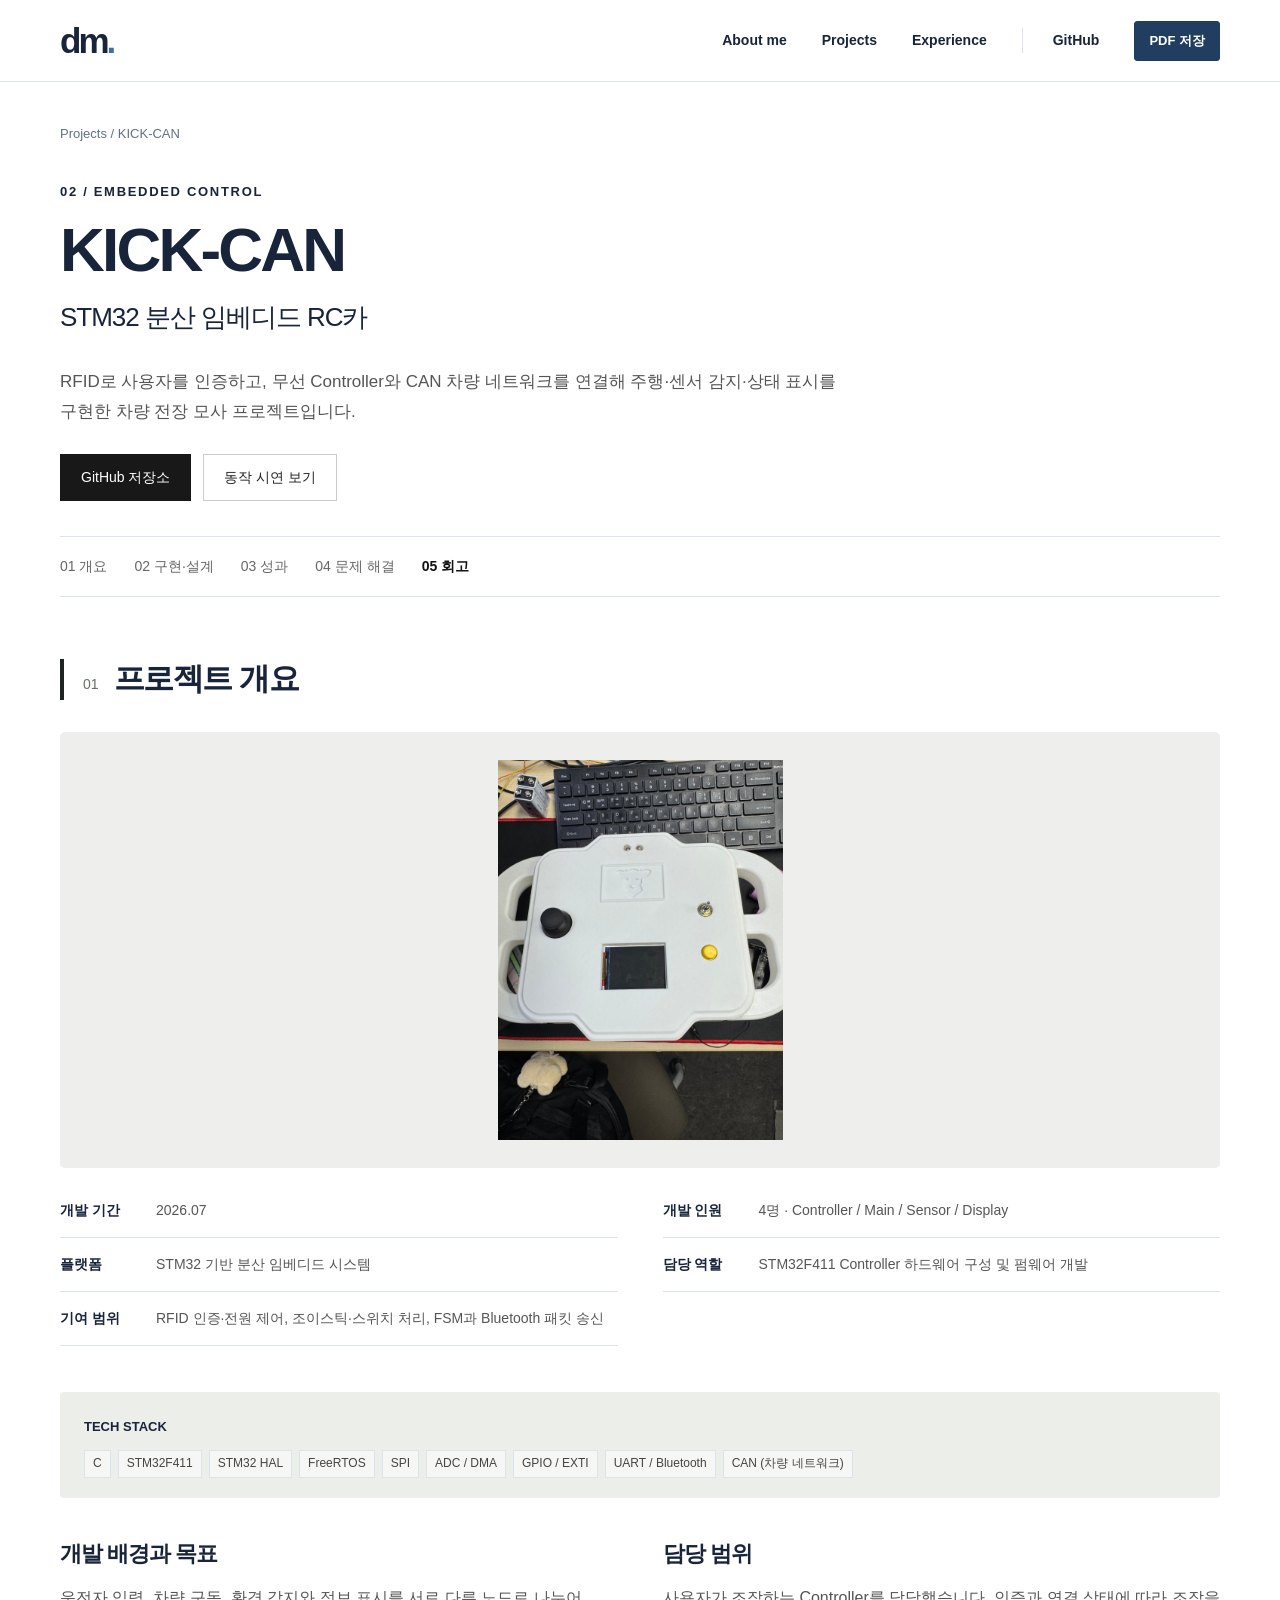
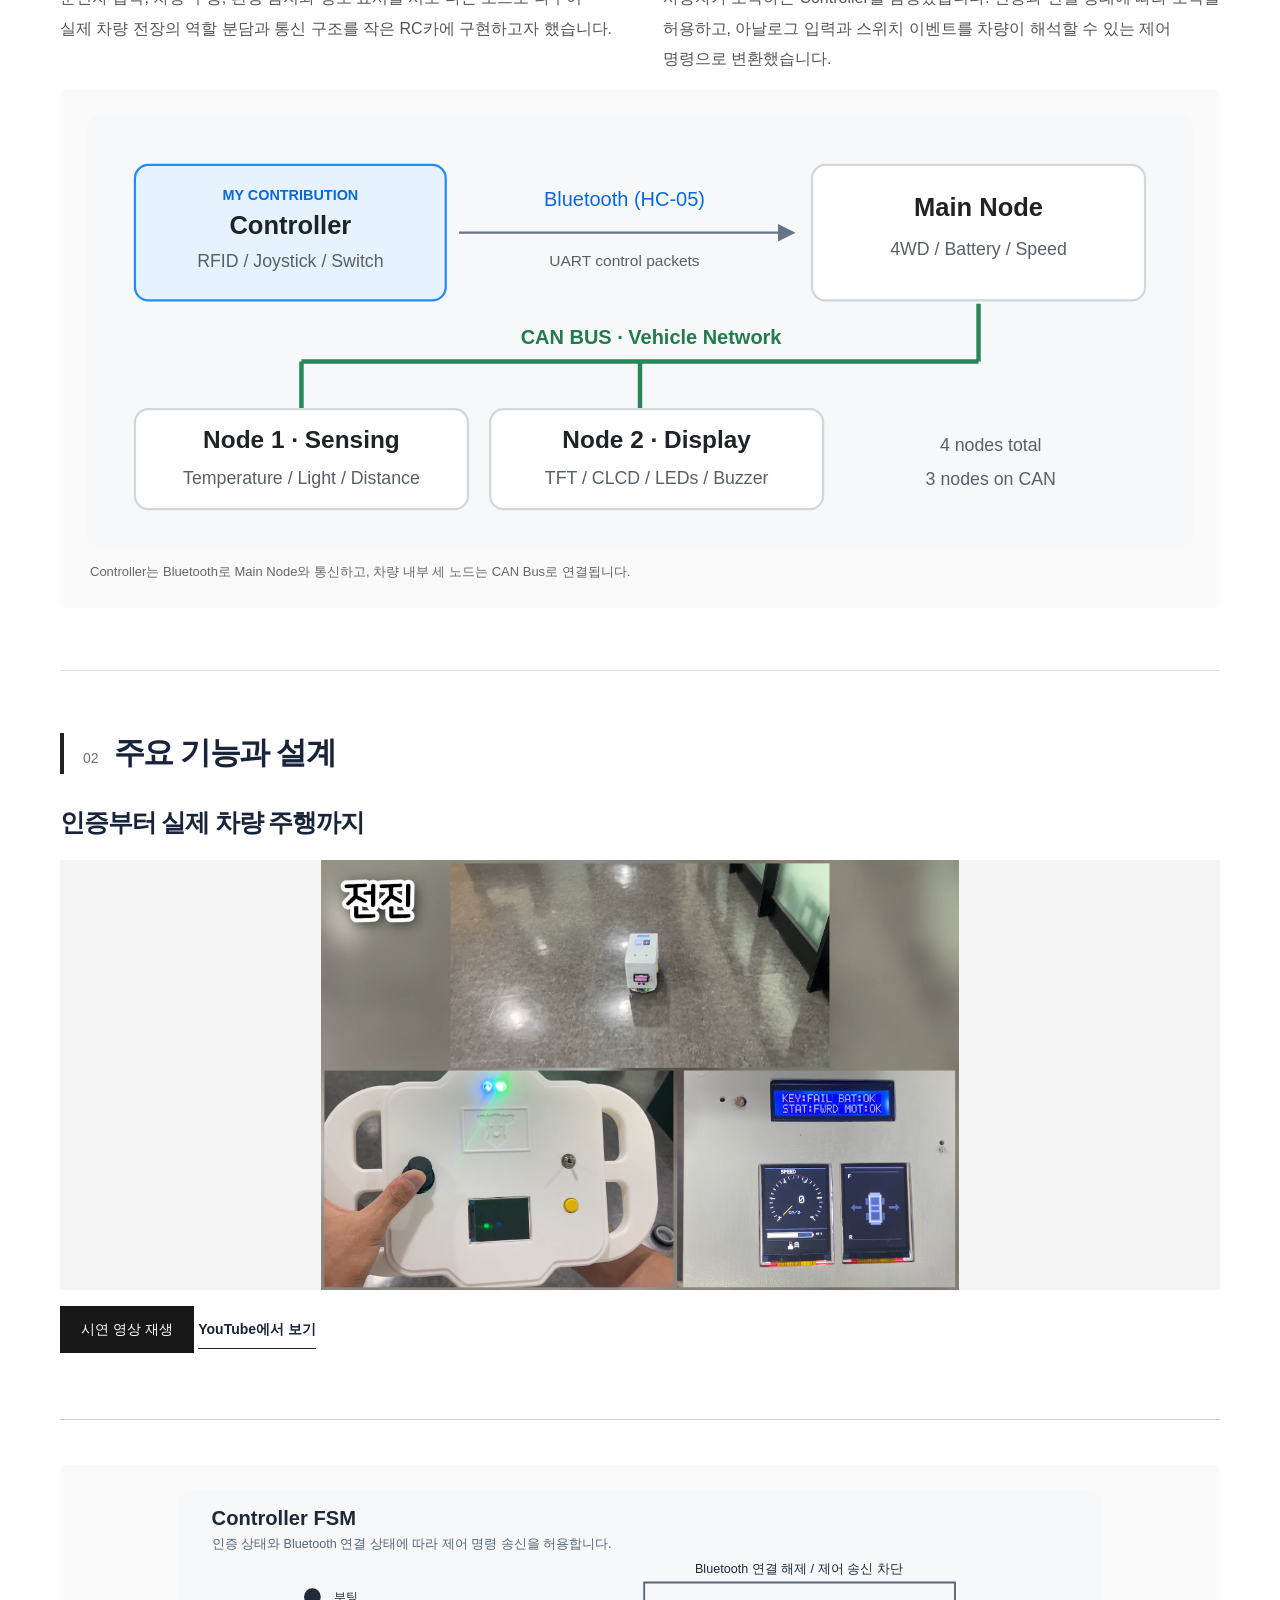
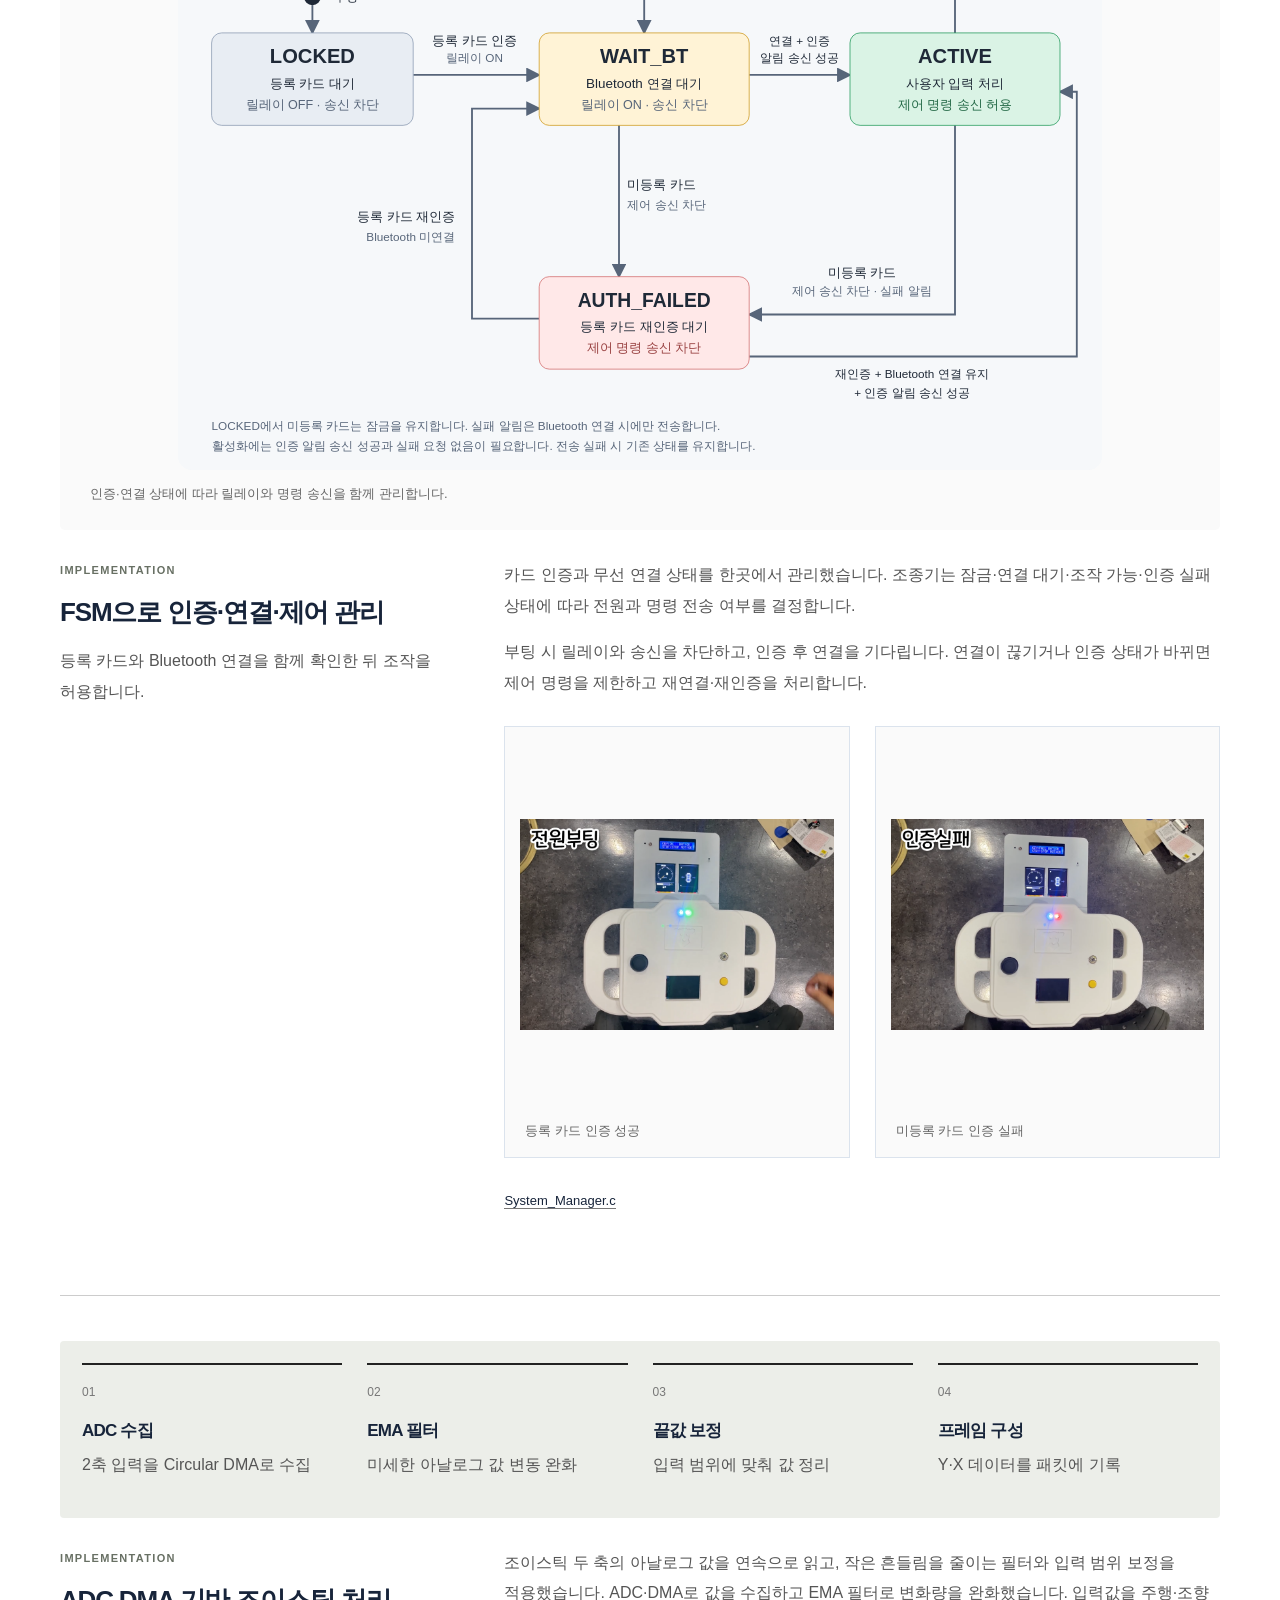
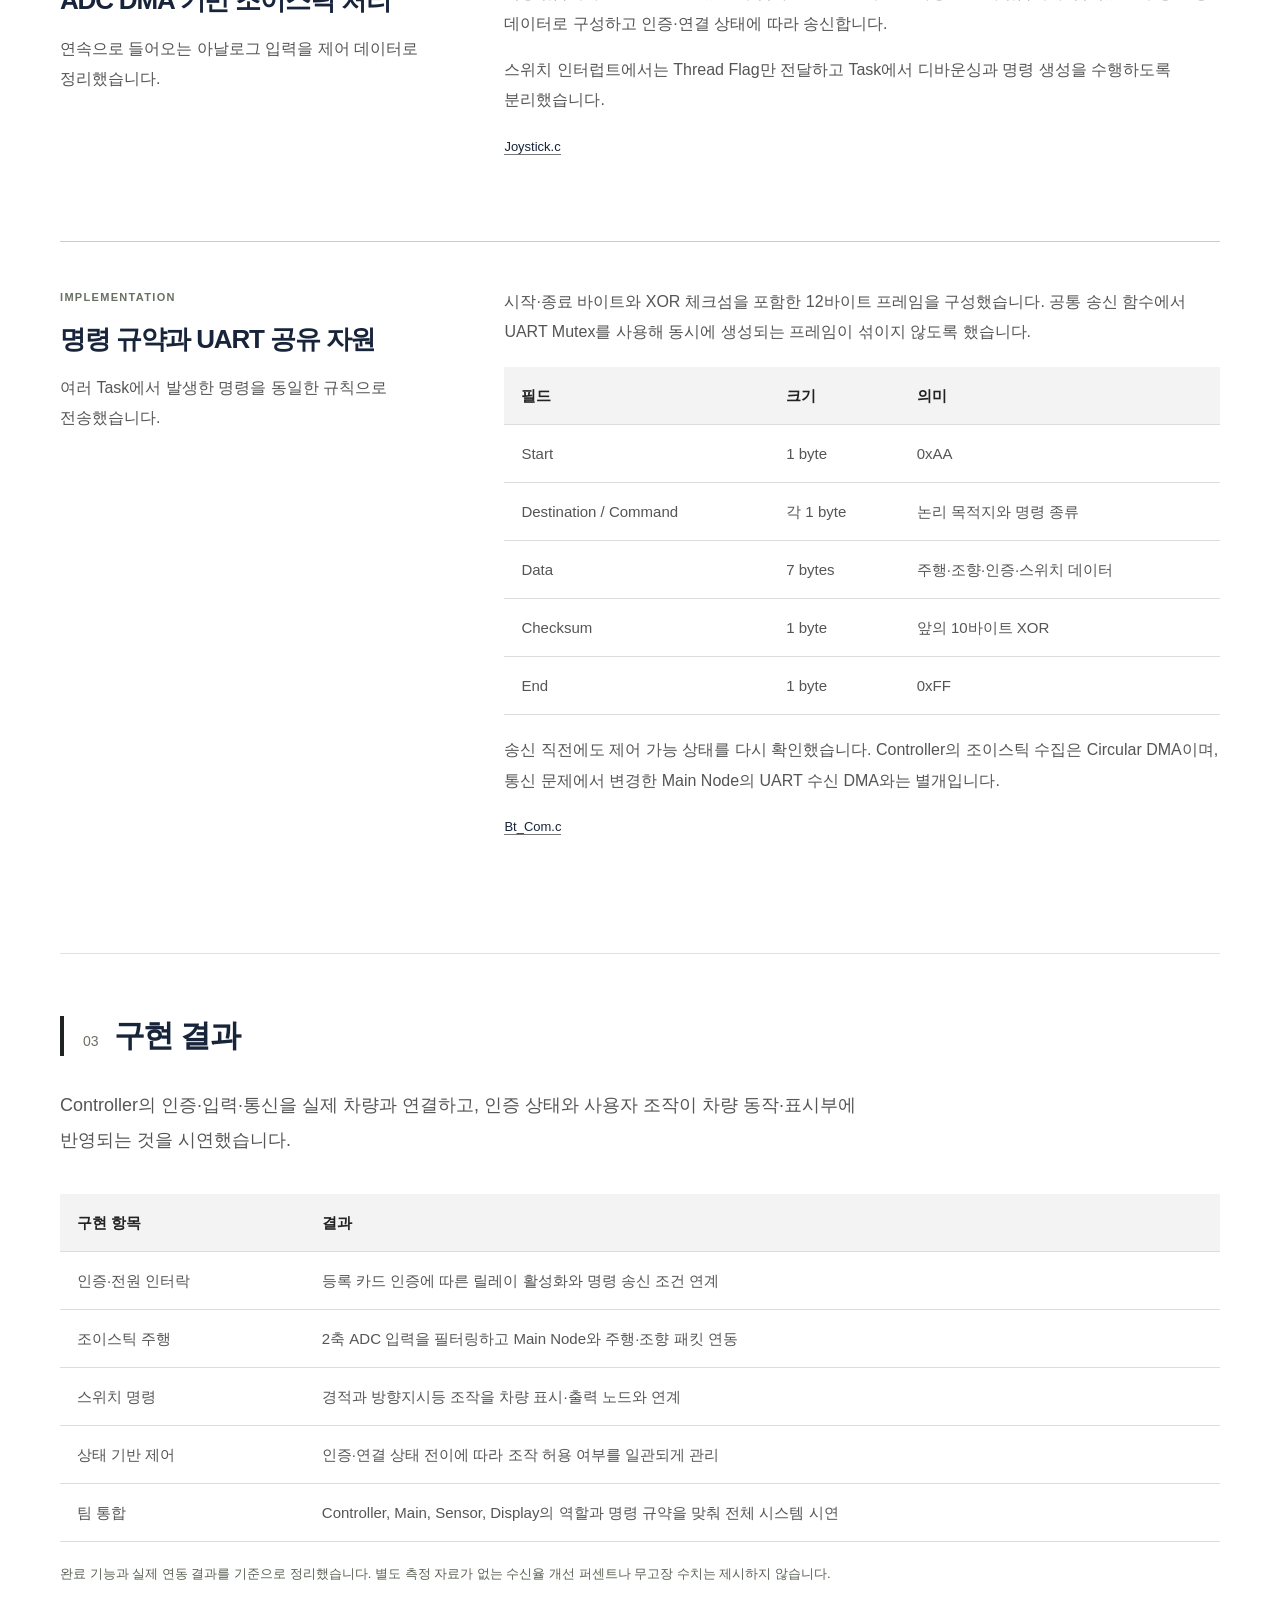
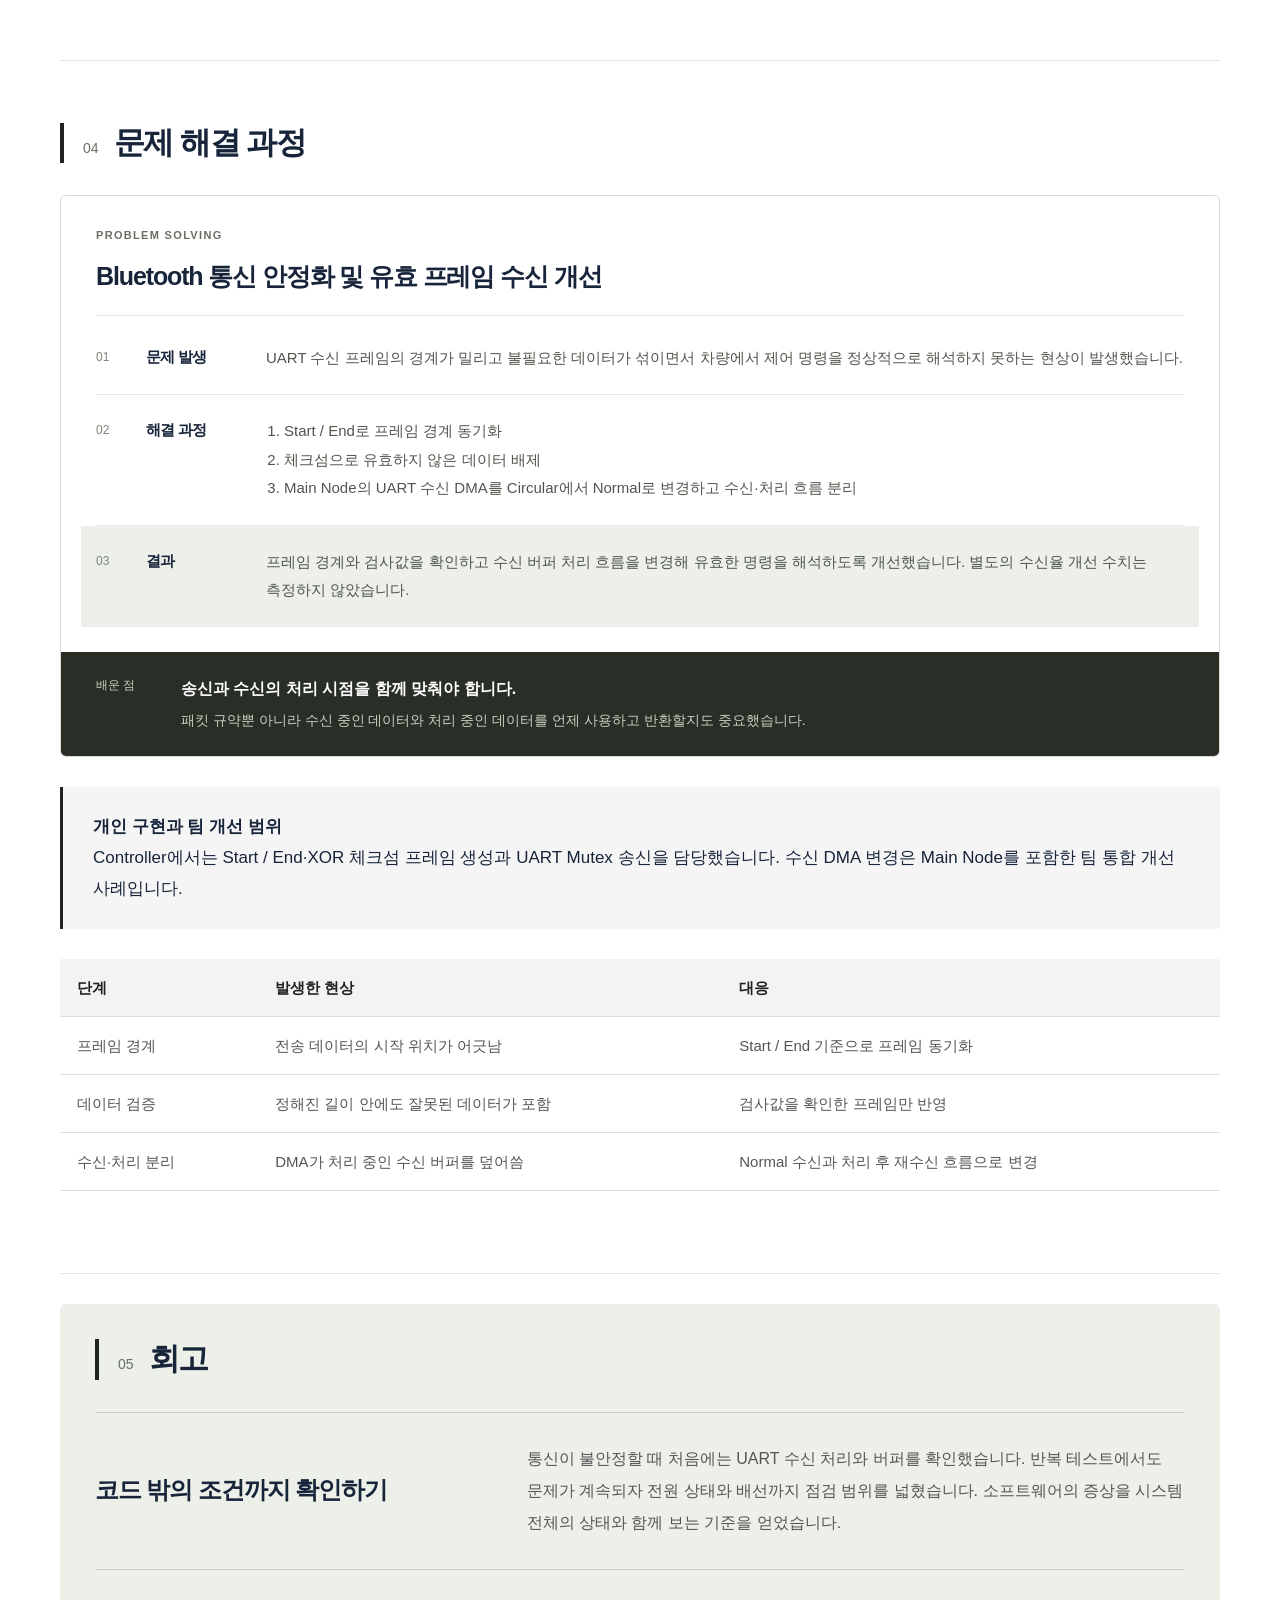
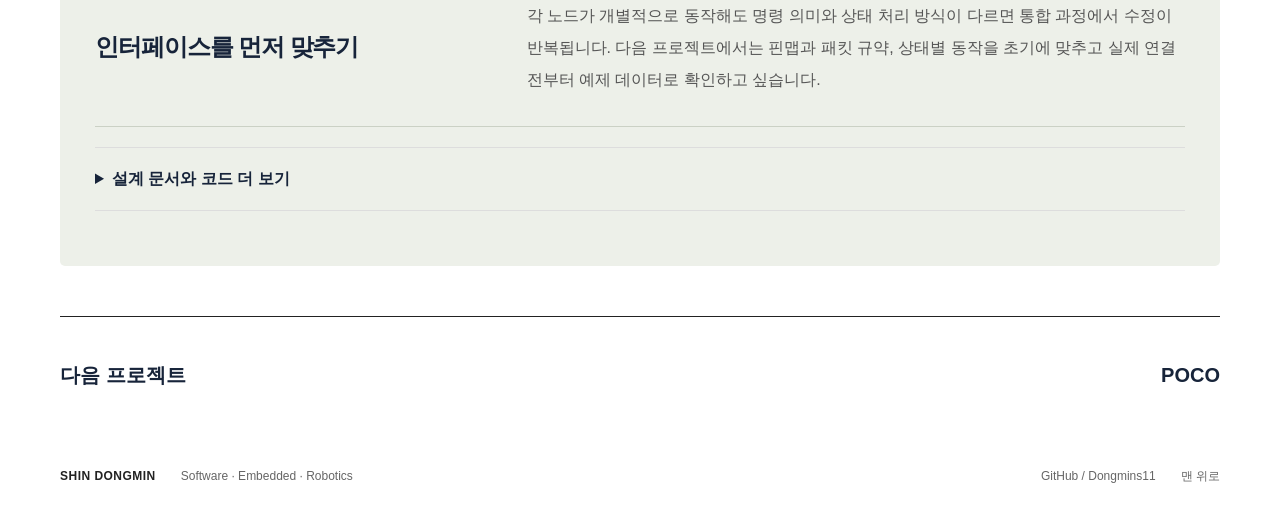
<file: kickcan.html>
<!doctype html><html lang="ko"><head><meta charset="utf-8"><meta name="viewport" content="width=device-width,initial-scale=1"><title>KICK-CAN | 신동민의 프로젝트</title><meta name="description" content="STM32 분산 임베디드 RC카. RFID 인증, FSM, ADC DMA 입력 처리와 Bluetooth Controller 펌웨어의 설계·구현 과정."><meta property="og:title" content="KICK-CAN | 신동민의 프로젝트"><meta property="og:description" content="STM32 분산 임베디드 RC카. RFID 인증, FSM, ADC DMA 입력 처리와 Bluetooth Controller 펌웨어의 설계·구현 과정."><meta name="twitter:card" content="summary"><meta name="twitter:title" content="KICK-CAN | 신동민의 프로젝트"><meta name="twitter:description" content="STM32 분산 임베디드 RC카. RFID 인증, FSM, ADC DMA 입력 처리와 Bluetooth Controller 펌웨어의 설계·구현 과정."><link rel="icon" href="data:image/svg+xml,%3Csvg xmlns='http://www.w3.org/2000/svg' viewBox='0 0 64 64'%3E%3Crect width='64' height='64' rx='12'/%3E%3Ctext x='9' y='43' fill='white' font-family='Arial' font-size='29' font-weight='bold'%3Edm%3C/text%3E%3C/svg%3E"><link rel="stylesheet" href="style.css"><link rel="stylesheet" href="redesign.css"><link rel="stylesheet" href="pdf-button.css"><link rel="stylesheet" href="home-refresh.css?v=20261024b"><script src="app.js" defer></script></head><body><a class="skip" href="#main">본문으로 이동</a><header class="site-header"><a class="wordmark" href="index.html" aria-label="신동민 포트폴리오 홈">dm<span>.</span></a><nav aria-label="주 메뉴"><a href="index.html#about">About me</a><a href="index.html#projects">Projects</a><a href="index.html#journey">Experience</a><a class="nav-git" href="https://github.com/Dongmins11" target="_blank" rel="noopener noreferrer">GitHub</a><a class="pdf-save" href="print.html">PDF 저장</a></nav></header><main class="wrap" id="main"><div class="case-top" id="top"><p class="breadcrumb"><a href="index.html#projects">Projects</a> / KICK-CAN</p><p class="eyebrow">02 / EMBEDDED CONTROL</p><h1>KICK-CAN</h1><p class="case-subtitle">STM32 분산 임베디드 RC카</p><p class="case-lead">RFID로 사용자를 인증하고, 무선 Controller와 CAN 차량 네트워크를 연결해 주행·센서 감지·상태 표시를 구현한 차량 전장 모사 프로젝트입니다.</p><div class="actions"><a class="button" href="https://github.com/Dongmins11/KickCAN_project_Controller" target="_blank" rel="noopener noreferrer">GitHub 저장소</a><a class="button secondary" href="#demo">동작 시연 보기</a></div></div><nav class="case-nav" aria-label="프로젝트 목차"><a href="#overview">01 개요</a><a href="#implementation">02 구현·설계</a><a href="#results">03 성과</a><a href="#troubleshooting">04 문제 해결</a><a href="#reflection">05 회고</a></nav><section class="case-section" id="overview"><div class="section-title"><span>01</span><h2>프로젝트 개요</h2></div><div class="case-cover"><div class="case-data"><dl><div><dt>개발 기간</dt><dd>2026.07</dd></div><div><dt>개발 인원</dt><dd>4명 · Controller / Main / Sensor / Display</dd></div><div><dt>플랫폼</dt><dd>STM32 기반 분산 임베디드 시스템</dd></div><div><dt>담당 역할</dt><dd>STM32F411 Controller 하드웨어 구성 및 펌웨어 개발</dd></div><div><dt>기여 범위</dt><dd>RFID 인증·전원 제어, 조이스틱·스위치 처리, FSM과 Bluetooth 패킷 송신</dd></div></dl></div><figure class=""><img src="assets/project-photo-1.jpg" alt="RFID와 조이스틱을 탑재한 직접 제작 Controller" loading="lazy"></figure></div><div class="case-stack"><span>TECH STACK</span><ul class="tags" aria-label="기술 스택"><li>C</li><li>STM32F411</li><li>STM32 HAL</li><li>FreeRTOS</li><li>SPI</li><li>ADC / DMA</li><li>GPIO / EXTI</li><li>UART / Bluetooth</li><li>CAN (차량 네트워크)</li></ul></div><div class="two-col"><div><h3>개발 배경과 목표</h3><p>운전자 입력, 차량 구동, 환경 감지와 정보 표시를 서로 다른 노드로 나누어 실제 차량 전장의 역할 분담과 통신 구조를 작은 RC카에 구현하고자 했습니다.</p></div><div><h3>담당 범위</h3><p>사용자가 조작하는 Controller를 담당했습니다. 인증과 연결 상태에 따라 조작을 허용하고, 아날로그 입력과 스위치 이벤트를 차량이 해석할 수 있는 제어 명령으로 변환했습니다.</p></div></div><figure class="wide-figure"><img src="assets/system-overview.svg" alt="Controller Bluetooth와 차량 내부 CAN 노드 연결 구조" loading="lazy"><figcaption>Controller는 Bluetooth로 Main Node와 통신하고, 차량 내부 세 노드는 CAN Bus로 연결됩니다.</figcaption></figure></section><section class="case-section" id="implementation"><div class="section-title"><span>02</span><h2>주요 기능과 설계</h2></div><div id="demo"><h3>인증부터 실제 차량 주행까지</h3><div class="play-block video-cover"><img src="assets/demo-driving.png" alt="KICK-CAN RFID 인증과 RC카 주행 시연" loading="lazy"><button class="button" data-youtube="KFFg7INO1hw" data-title="KICK-CAN RFID 인증과 RC카 주행 시연">시연 영상 재생</button> <a class="text-link" href="https://youtu.be/KFFg7INO1hw" target="_blank" rel="noopener noreferrer">YouTube에서 보기</a></div></div><article class="feature"><figure class="wide-figure"><img src="assets/controller-fsm.svg" alt="LOCKED, WAIT_BT, ACTIVE, AUTH_FAILED 상태 전이도" loading="lazy"><figcaption>인증·연결 상태에 따라 릴레이와 명령 송신을 함께 관리합니다.</figcaption></figure><div class="feature-summary"><div><p class="mini-label">IMPLEMENTATION</p><h3>FSM으로 인증·연결·제어 관리</h3><p>등록 카드와 Bluetooth 연결을 함께 확인한 뒤 조작을 허용합니다.</p></div><div class="feature-body"><p>카드 인증과 무선 연결 상태를 한곳에서 관리했습니다. 조종기는 잠금·연결 대기·조작 가능·인증 실패 상태에 따라 전원과 명령 전송 여부를 결정합니다.</p><p>부팅 시 릴레이와 송신을 차단하고, 인증 후 연결을 기다립니다. 연결이 끊기거나 인증 상태가 바뀌면 제어 명령을 제한하고 재연결·재인증을 처리합니다.</p><div class="media-pair"><figure class=""><img src="assets/demo-auth-ok.png" alt="Controller 인증 성공과 차량 KEY OK 표시" loading="lazy"><figcaption>등록 카드 인증 성공</figcaption></figure><figure class=""><img src="assets/demo-auth-failed.png" alt="미등록 카드 인증 실패 KEY FAIL 표시" loading="lazy"><figcaption>미등록 카드 인증 실패</figcaption></figure></div><a class="code-link" href="https://github.com/Dongmins11/KickCAN_project_Controller/blob/main/My_main/SYSTEM/System_Manager.c" target="_blank" rel="noopener noreferrer">System_Manager.c</a></div></div></article><article class="feature"><div class="flow"><div><span>01</span><h4>ADC 수집</h4><p>2축 입력을 Circular DMA로 수집</p></div><div><span>02</span><h4>EMA 필터</h4><p>미세한 아날로그 값 변동 완화</p></div><div><span>03</span><h4>끝값 보정</h4><p>입력 범위에 맞춰 값 정리</p></div><div><span>04</span><h4>프레임 구성</h4><p>Y·X 데이터를 패킷에 기록</p></div></div><div class="feature-summary"><div><p class="mini-label">IMPLEMENTATION</p><h3>ADC DMA 기반 조이스틱 처리</h3><p>연속으로 들어오는 아날로그 입력을 제어 데이터로 정리했습니다.</p></div><div class="feature-body"><p>조이스틱 두 축의 아날로그 값을 연속으로 읽고, 작은 흔들림을 줄이는 필터와 입력 범위 보정을 적용했습니다. ADC·DMA로 값을 수집하고 EMA 필터로 변화량을 완화했습니다. 입력값을 주행·조향 데이터로 구성하고 인증·연결 상태에 따라 송신합니다.</p><p>스위치 인터럽트에서는 Thread Flag만 전달하고 Task에서 디바운싱과 명령 생성을 수행하도록 분리했습니다.</p><a class="code-link" href="https://github.com/Dongmins11/KickCAN_project_Controller/blob/main/My_main/SWITCH/Joystick.c" target="_blank" rel="noopener noreferrer">Joystick.c</a></div></div></article><article class="feature"><div class="feature-summary"><div><p class="mini-label">IMPLEMENTATION</p><h3>명령 규약과 UART 공유 자원</h3><p>여러 Task에서 발생한 명령을 동일한 규칙으로 전송했습니다.</p></div><div class="feature-body"><p>시작·종료 바이트와 XOR 체크섬을 포함한 12바이트 프레임을 구성했습니다. 공통 송신 함수에서 UART Mutex를 사용해 동시에 생성되는 프레임이 섞이지 않도록 했습니다.</p><div class="table-wrap"><table><thead><tr><th scope="col">필드</th><th scope="col">크기</th><th scope="col">의미</th></tr></thead><tbody><tr><td>Start</td><td>1 byte</td><td>0xAA</td></tr><tr><td>Destination / Command</td><td>각 1 byte</td><td>논리 목적지와 명령 종류</td></tr><tr><td>Data</td><td>7 bytes</td><td>주행·조향·인증·스위치 데이터</td></tr><tr><td>Checksum</td><td>1 byte</td><td>앞의 10바이트 XOR</td></tr><tr><td>End</td><td>1 byte</td><td>0xFF</td></tr></tbody></table></div><p>송신 직전에도 제어 가능 상태를 다시 확인했습니다. Controller의 조이스틱 수집은 Circular DMA이며, 통신 문제에서 변경한 Main Node의 UART 수신 DMA와는 별개입니다.</p><a class="code-link" href="https://github.com/Dongmins11/KickCAN_project_Controller/blob/main/My_main/BTCOM/Bt_Com.c" target="_blank" rel="noopener noreferrer">Bt_Com.c</a></div></div></article></section><section class="case-section" id="results"><div class="section-title"><span>03</span><h2>구현 결과</h2></div><p class="section-intro">Controller의 인증·입력·통신을 실제 차량과 연결하고, 인증 상태와 사용자 조작이 차량 동작·표시부에 반영되는 것을 시연했습니다.</p><div class="table-wrap"><table><thead><tr><th scope="col">구현 항목</th><th scope="col">결과</th></tr></thead><tbody><tr><td>인증·전원 인터락</td><td>등록 카드 인증에 따른 릴레이 활성화와 명령 송신 조건 연계</td></tr><tr><td>조이스틱 주행</td><td>2축 ADC 입력을 필터링하고 Main Node와 주행·조향 패킷 연동</td></tr><tr><td>스위치 명령</td><td>경적과 방향지시등 조작을 차량 표시·출력 노드와 연계</td></tr><tr><td>상태 기반 제어</td><td>인증·연결 상태 전이에 따라 조작 허용 여부를 일관되게 관리</td></tr><tr><td>팀 통합</td><td>Controller, Main, Sensor, Display의 역할과 명령 규약을 맞춰 전체 시스템 시연</td></tr></tbody></table></div><p class="fine">완료 기능과 실제 연동 결과를 기준으로 정리했습니다. 별도 측정 자료가 없는 수신율 개선 퍼센트나 무고장 수치는 제시하지 않습니다.</p></section><section class="case-section" id="troubleshooting"><div class="section-title"><span>04</span><h2>문제 해결 과정</h2></div><article class="trouble"><header><p class="mini-label">PROBLEM SOLVING</p><h3>Bluetooth 통신 안정화 및 유효 프레임 수신 개선</h3></header><div class="trouble-steps"><div><span>01</span><h4>문제 발생</h4><div><p>UART 수신 프레임의 경계가 밀리고 불필요한 데이터가 섞이면서 차량에서 제어 명령을 정상적으로 해석하지 못하는 현상이 발생했습니다.</p></div></div><div><span>02</span><h4>해결 과정</h4><div><ol><li>Start / End로 프레임 경계 동기화</li><li>체크섬으로 유효하지 않은 데이터 배제</li><li>Main Node의 UART 수신 DMA를 Circular에서 Normal로 변경하고 수신·처리 흐름 분리</li></ol></div></div><div class="outcome"><span>03</span><h4>결과</h4><div><p>프레임 경계와 검사값을 확인하고 수신 버퍼 처리 흐름을 변경해 유효한 명령을 해석하도록 개선했습니다. 별도의 수신율 개선 수치는 측정하지 않았습니다.</p></div></div></div><aside class="lesson"><span>배운 점</span><div><strong>송신과 수신의 처리 시점을 함께 맞춰야 합니다.</strong><p>패킷 규약뿐 아니라 수신 중인 데이터와 처리 중인 데이터를 언제 사용하고 반환할지도 중요했습니다.</p></div></aside></article><div class="callout"><p><strong>개인 구현과 팀 개선 범위</strong><br> Controller에서는 Start / End·XOR 체크섬 프레임 생성과 UART Mutex 송신을 담당했습니다. 수신 DMA 변경은 Main Node를 포함한 팀 통합 개선 사례입니다.</p></div><div class="table-wrap"><table><thead><tr><th scope="col">단계</th><th scope="col">발생한 현상</th><th scope="col">대응</th></tr></thead><tbody><tr><td>프레임 경계</td><td>전송 데이터의 시작 위치가 어긋남</td><td>Start / End 기준으로 프레임 동기화</td></tr><tr><td>데이터 검증</td><td>정해진 길이 안에도 잘못된 데이터가 포함</td><td>검사값을 확인한 프레임만 반영</td></tr><tr><td>수신·처리 분리</td><td>DMA가 처리 중인 수신 버퍼를 덮어씀</td><td>Normal 수신과 처리 후 재수신 흐름으로 변경</td></tr></tbody></table></div></section><section class="case-section" id="reflection"><div class="section-title"><span>05</span><h2>회고</h2></div><div class="reflection"><div><h3>코드 밖의 조건까지 확인하기</h3><p>통신이 불안정할 때 처음에는 UART 수신 처리와 버퍼를 확인했습니다. 반복 테스트에서도 문제가 계속되자 전원 상태와 배선까지 점검 범위를 넓혔습니다. 소프트웨어의 증상을 시스템 전체의 상태와 함께 보는 기준을 얻었습니다.</p></div><div><h3>인터페이스를 먼저 맞추기</h3><p>각 노드가 개별적으로 동작해도 명령 의미와 상태 처리 방식이 다르면 통합 과정에서 수정이 반복됩니다. 다음 프로젝트에서는 핀맵과 패킷 규약, 상태별 동작을 초기에 맞추고 실제 연결 전부터 예제 데이터로 확인하고 싶습니다.</p></div></div><details><summary>설계 문서와 코드 더 보기</summary><p><a class="text-link" href="https://github.com/Dongmins11/KickCAN_project_Controller/blob/main/docs/hsi.md" target="_blank" rel="noopener noreferrer">HSI 핀맵</a> &nbsp; <a class="text-link" href="https://github.com/Dongmins11/KickCAN_project_Controller/blob/main/docs/icd.md" target="_blank" rel="noopener noreferrer">ICD 통신 규약</a> &nbsp; <a class="text-link" href="https://github.com/Dongmins11/KickCAN_project_Controller/blob/main/docs/functions.md" target="_blank" rel="noopener noreferrer">기능 명세</a></p></details></section><a class="next-project" href="poco.html"><span>다음 프로젝트</span><span>POCO</span></a></main><footer class="footer wrap"><strong>SHIN DONGMIN</strong><p>Software · Embedded · Robotics</p><a href="https://github.com/Dongmins11" target="_blank" rel="noopener noreferrer">GitHub / Dongmins11</a><a href="#top">맨 위로</a></footer></body></html>
</file>
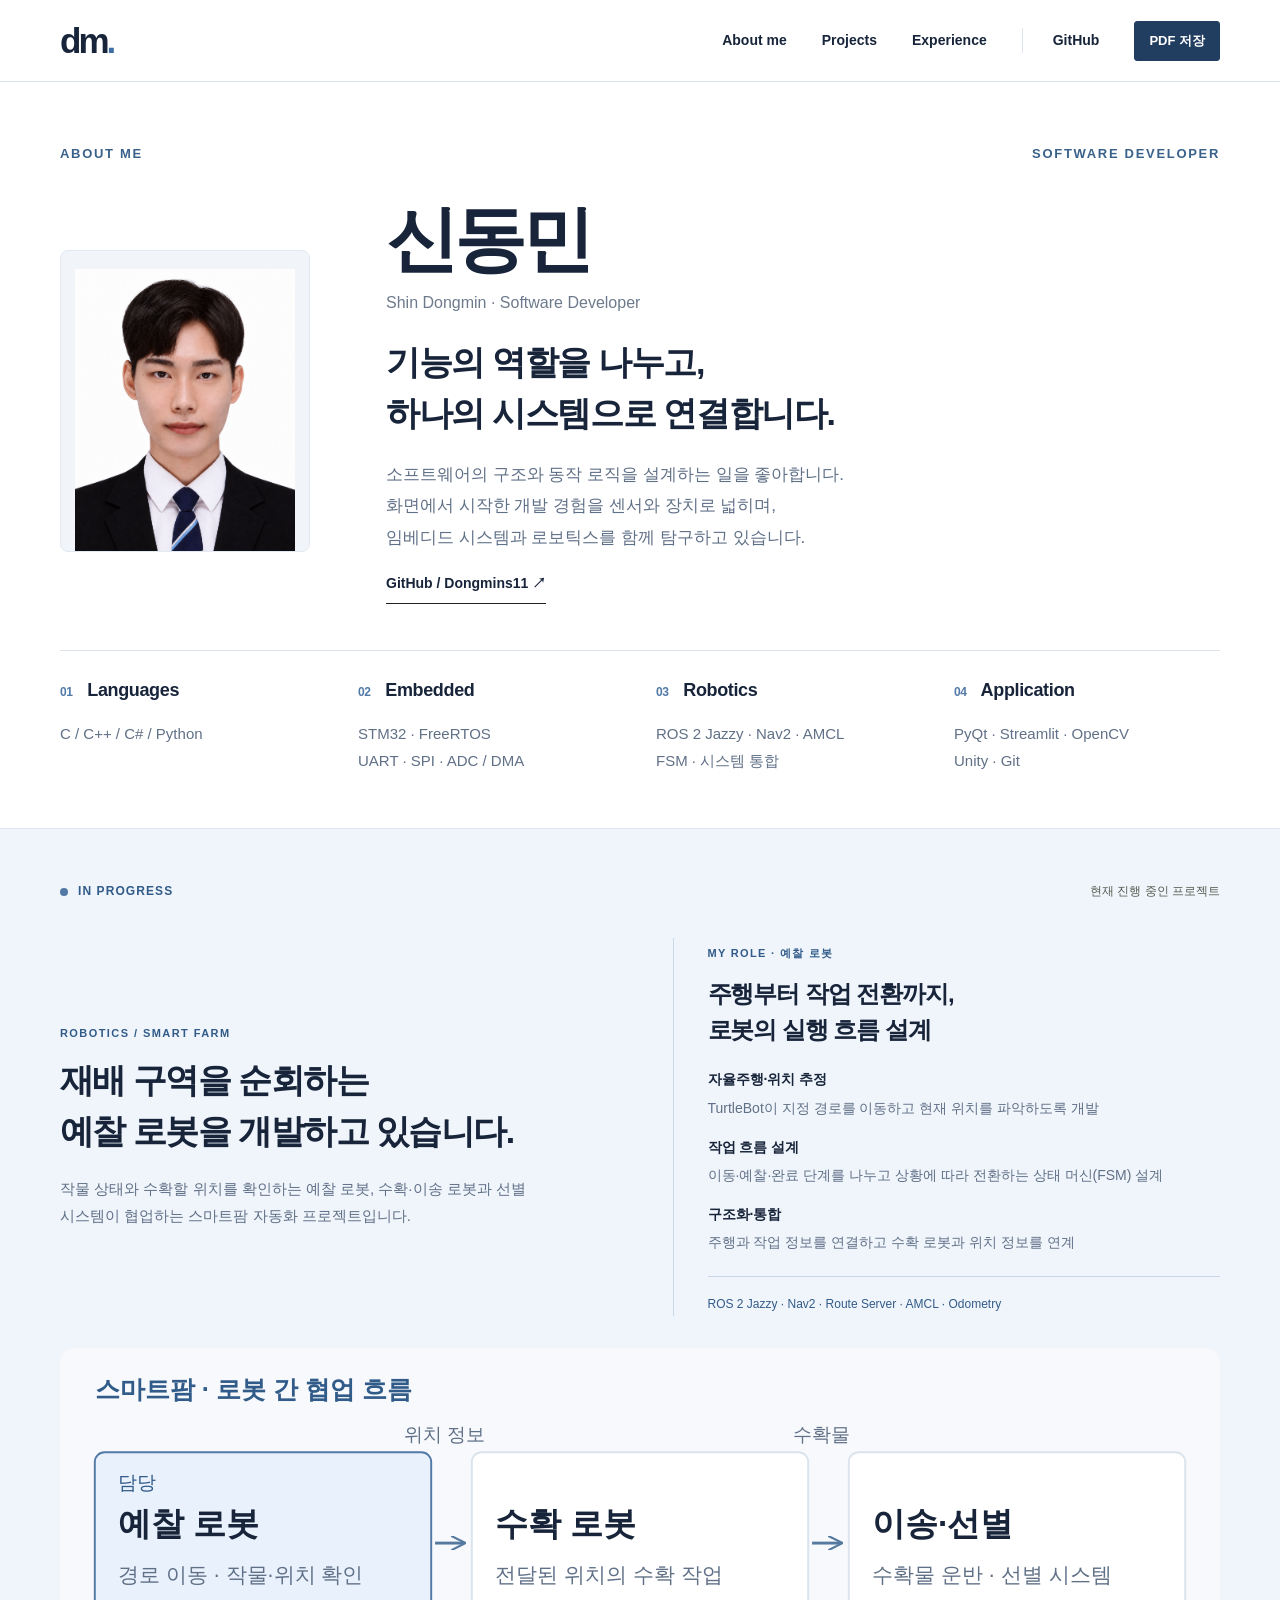
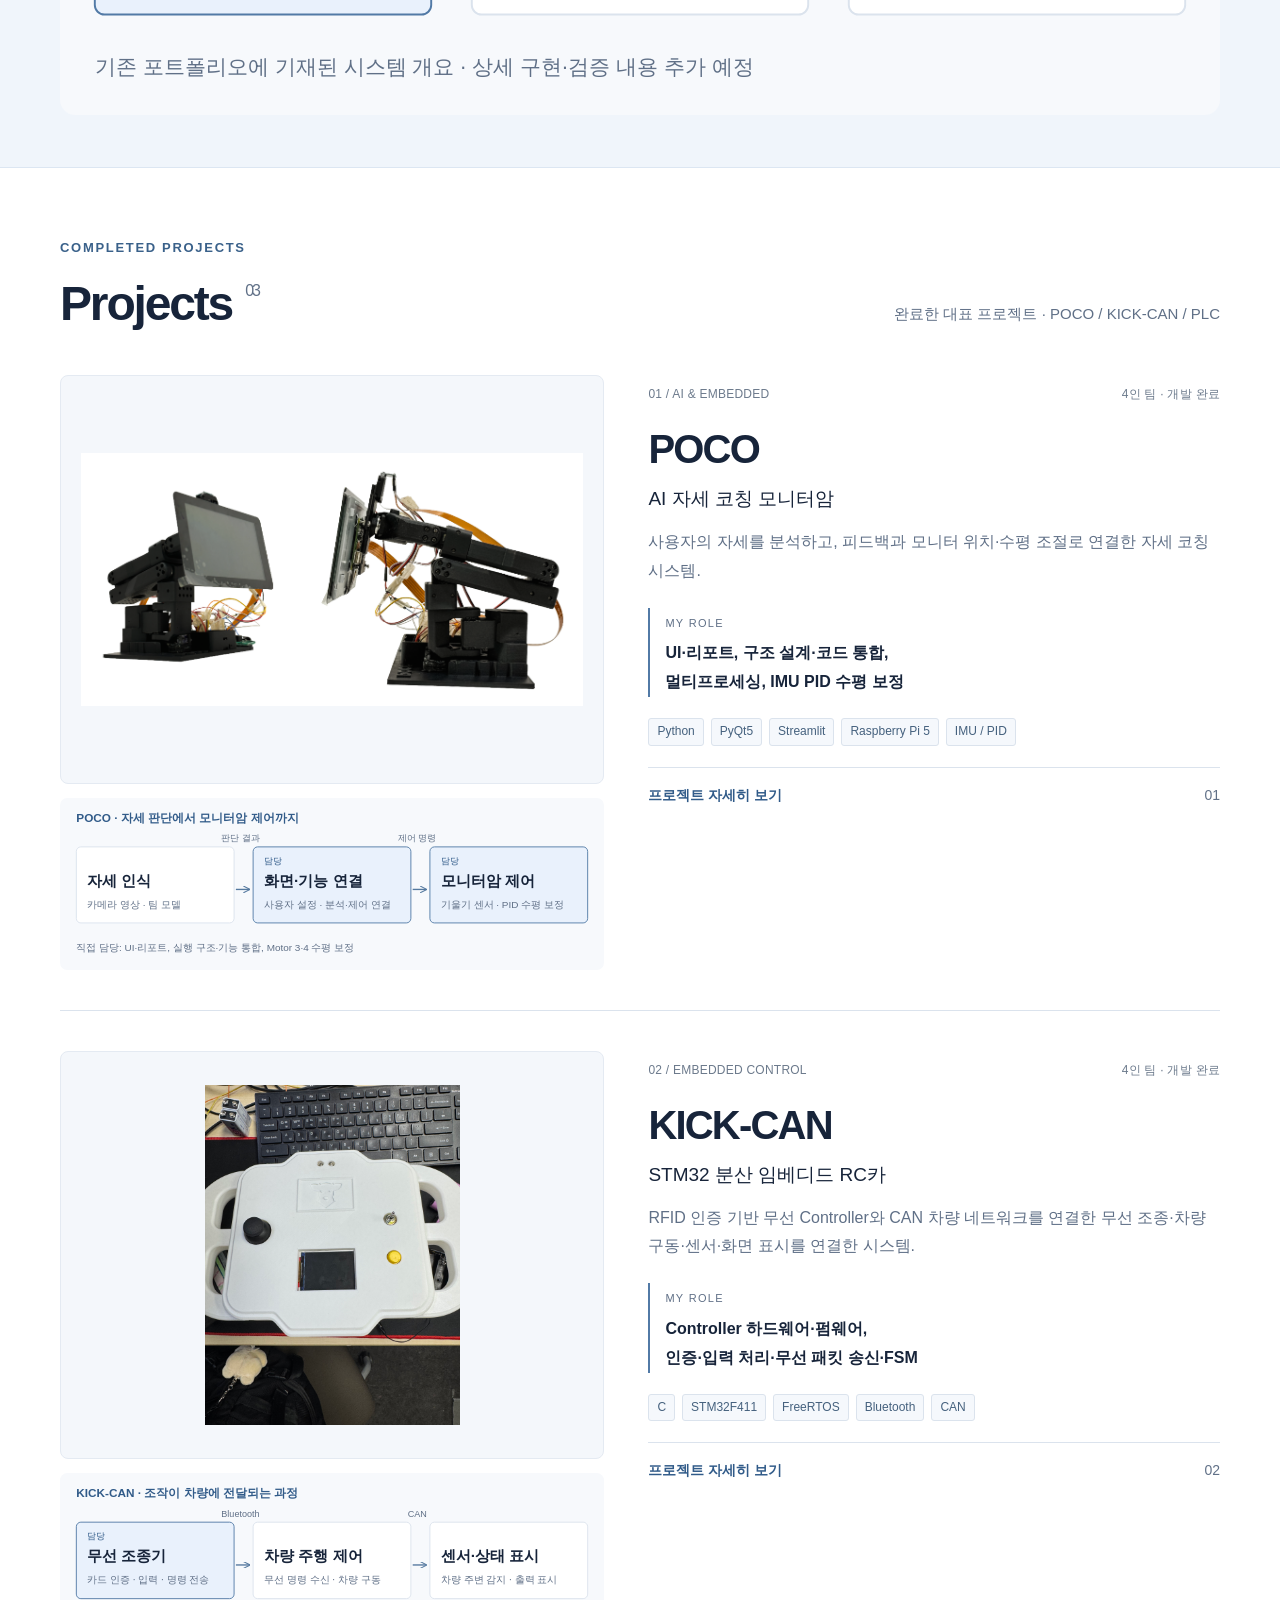
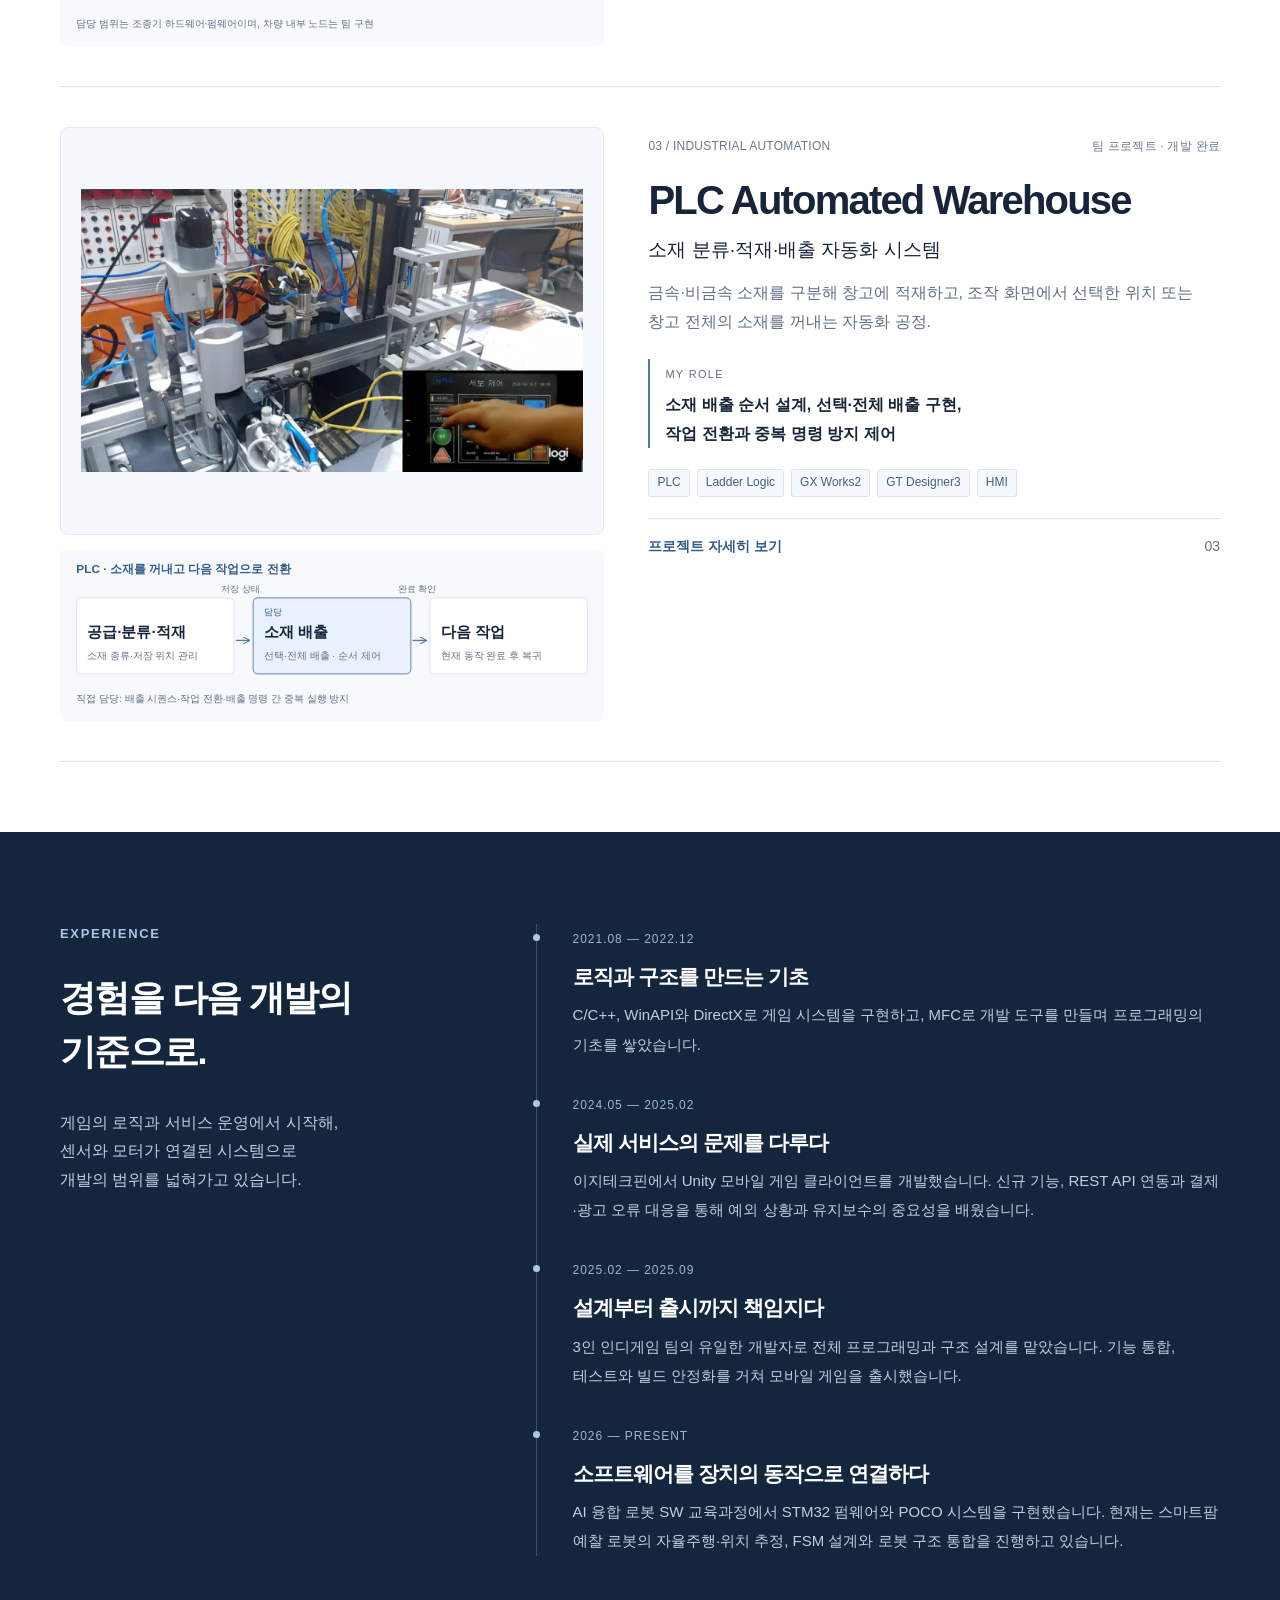
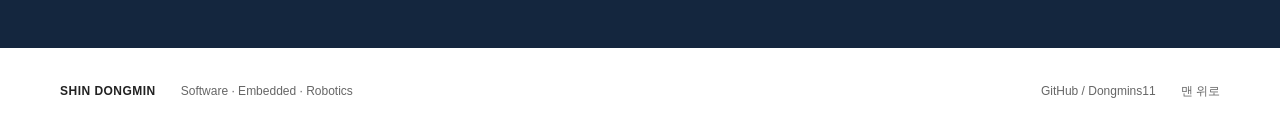
<file: pdf-source.html>
<!doctype html><html lang="ko"><head><meta charset="utf-8"><meta name="viewport" content="width=device-width,initial-scale=1"><title>신동민 | Software Developer</title><meta name="description" content="기능의 역할을 나누고 시스템의 흐름을 설계하는 개발자. POCO 자세 코칭 모니터암과 KICK-CAN STM32 프로젝트를 소개합니다."><meta property="og:title" content="신동민 | Software Developer"><meta property="og:description" content="기능의 역할을 나누고 시스템의 흐름을 설계하는 개발자. POCO 자세 코칭 모니터암과 KICK-CAN STM32 프로젝트를 소개합니다."><meta name="twitter:card" content="summary"><meta name="twitter:title" content="신동민 | Software Developer"><meta name="twitter:description" content="기능의 역할을 나누고 시스템의 흐름을 설계하는 개발자. POCO 자세 코칭 모니터암과 KICK-CAN STM32 프로젝트를 소개합니다."><link rel="icon" href="data:image/svg+xml,%3Csvg xmlns='http://www.w3.org/2000/svg' viewBox='0 0 64 64'%3E%3Crect width='64' height='64' rx='12'/%3E%3Ctext x='9' y='43' fill='white' font-family='Arial' font-size='29' font-weight='bold'%3Edm%3C/text%3E%3C/svg%3E"><link rel="stylesheet" href="style.css"><link rel="stylesheet" href="redesign.css"><link rel="stylesheet" href="pdf-button.css"><link rel="stylesheet" href="home-refresh.css?v=20261024b"><script src="app.js" defer></script></head><body class="home-page"><a class="skip" href="#main">본문으로 이동</a><header class="site-header"><a class="wordmark" href="index.html" aria-label="신동민 포트폴리오 홈">dm<span>.</span></a><nav aria-label="주 메뉴"><a href="#about">About me</a><a href="#projects">Projects</a><a href="#journey">Experience</a><a class="nav-git" href="https://github.com/Dongmins11" target="_blank" rel="noopener noreferrer">GitHub</a><a class="pdf-save" href="print.html">PDF 저장</a></nav></header>
<main id="main"><section class="hero wrap" id="about"><div class="eyebrow" id="top">ABOUT ME <span>SOFTWARE DEVELOPER</span></div><div class="hero-grid"><figure class="portrait"><img src="assets/portrait.png" alt="개발자 신동민의 프로필 사진" width="1106" height="1422"></figure><div class="intro"><h1>신동민<span class="latin">Shin Dongmin · Software Developer</span></h1><h2>기능의 역할을 나누고,<br> 하나의 시스템으로 연결합니다.</h2><p>소프트웨어의 구조와 동작 로직을 설계하는 일을 좋아합니다.<br> 화면에서 시작한 개발 경험을 센서와 장치로 넓히며,<br> 임베디드 시스템과 로보틱스를 함께 탐구하고 있습니다.</p><a class="text-link" href="https://github.com/Dongmins11" target="_blank" rel="noopener noreferrer">GitHub / Dongmins11 ↗</a></div></div>
<div class="skill-grid"><div><h3><span>01</span> Languages</h3><p>C / C++ / C# / Python</p></div><div><h3><span>02</span> Embedded</h3><p>STM32 · FreeRTOS<br> UART · SPI · ADC / DMA</p></div><div><h3><span>03</span> Robotics</h3><p>ROS 2 Jazzy · Nav2 · AMCL<br> FSM · 시스템 통합</p></div><div><h3><span>04</span> Application</h3><p>PyQt · Streamlit · OpenCV<br> Unity · Git</p></div></div></section>
<section class="ongoing-section" id="projects"><div class="wrap"><div class="ongoing-label"><span class="status-dot"></span> IN PROGRESS <span>현재 진행 중인 프로젝트</span></div><div class="ongoing-grid"><div><p class="eyebrow">ROBOTICS / SMART FARM</p><h2>재배 구역을 순회하는<br> 예찰 로봇을 개발하고 있습니다.</h2><p>작물 상태와 수확할 위치를 확인하는 예찰 로봇, 수확·이송 로봇과 선별 시스템이 협업하는 스마트팜 자동화 프로젝트입니다.</p></div><div class="ongoing-role"><span class="mini-label">MY ROLE · 예찰 로봇</span><h3>주행부터 작업 전환까지,<br> 로봇의 실행 흐름 설계</h3><ul><li><b>자율주행·위치 추정</b><span>TurtleBot이 지정 경로를 이동하고 현재 위치를 파악하도록 개발</span></li><li><b>작업 흐름 설계</b><span>이동·예찰·완료 단계를 나누고 상황에 따라 전환하는 상태 머신(FSM) 설계</span></li><li><b>구조화·통합</b><span>주행과 작업 정보를 연결하고 수확 로봇과 위치 정보를 연계</span></li></ul><div class="ongoing-stack">ROS 2 Jazzy · Nav2 · Route Server · AMCL · Odometry</div></div></div><figure class="robot-flow"><img src="assets/diagrams/robot-flow.svg" alt="담당 예찰 로봇에서 수확 로봇과 이송·선별로 이어지는 협업 흐름" loading="lazy"></figure></div></section><section class="projects wrap" id="completed-projects"><div class="section-heading"><div><p class="eyebrow">COMPLETED PROJECTS</p><h2>Projects<span class="sup">03</span></h2></div><p>완료한 대표 프로젝트 · POCO / KICK-CAN / PLC</p></div>
<article class="project-row"><figure class="project-visual"><a href="poco.html" class="project-image poco-image" aria-label="POCO 상세 보기"><img src="assets/monitor-arm-cropped.png" alt="제작한 POCO 4축 모니터암의 정면과 측면" loading="lazy"></a><img class="system-map" src="assets/diagrams/poco-flow.svg" alt="POCO 시스템 흐름과 직접 담당한 UI·통합·모니터 수평 보정" loading="lazy"></figure><div class="project-copy"><div class="meta"><span>01 / AI & EMBEDDED</span><span>4인 팀 · 개발 완료</span></div><h3><a href="poco.html">POCO</a></h3><p class="project-name">AI 자세 코칭 모니터암</p><p>사용자의 자세를 분석하고, 피드백과 모니터 위치·수평 조절로 연결한 자세 코칭 시스템.</p><div class="role"><span>MY ROLE</span><p>UI·리포트, 구조 설계·코드 통합,<br> 멀티프로세싱, IMU PID 수평 보정</p></div><ul class="tags" aria-label="기술 스택"><li>Python</li><li>PyQt5</li><li>Streamlit</li><li>Raspberry Pi 5</li><li>IMU / PID</li></ul><a class="project-link" href="poco.html">프로젝트 자세히 보기 <span>01</span></a></div></article>
<article class="project-row"><figure class="project-visual"><a href="kickcan.html" class="project-image kick-image" aria-label="KICK-CAN 상세 보기"><img src="assets/project-photo-1.jpg" alt="직접 제작한 KICK-CAN RFID 무선 Controller" loading="lazy"></a><img class="system-map" src="assets/diagrams/kickcan-flow.svg" alt="조종기에서 Bluetooth와 CAN을 거쳐 주행·센서·표시로 이어지는 흐름" loading="lazy"></figure><div class="project-copy"><div class="meta"><span>02 / EMBEDDED CONTROL</span><span>4인 팀 · 개발 완료</span></div><h3><a href="kickcan.html">KICK-CAN</a></h3><p class="project-name">STM32 분산 임베디드 RC카</p><p>RFID 인증 기반 무선 Controller와 CAN 차량 네트워크를 연결한 무선 조종·차량 구동·센서·화면 표시를 연결한 시스템.</p><div class="role"><span>MY ROLE</span><p>Controller 하드웨어·펌웨어,<br> 인증·입력 처리·무선 패킷 송신·FSM</p></div><ul class="tags" aria-label="기술 스택"><li>C</li><li>STM32F411</li><li>FreeRTOS</li><li>Bluetooth</li><li>CAN</li></ul><a class="project-link" href="kickcan.html">프로젝트 자세히 보기 <span>02</span></a></div></article><article class="project-row" id="plc-project"><figure class="project-visual"><a href="plc.html" class="project-image" aria-label="PLC 자동화 창고 상세 보기"><img src="assets/plc-overview.jpg" alt="PLC 자동화 창고의 실제 공정 장비와 조작 화면" loading="lazy"></a><img class="system-map" src="assets/diagrams/plc-flow.svg" alt="소재 공급·적재에서 담당 배출 제어와 다음 작업으로 이어지는 흐름" loading="lazy"></figure><div class="project-copy"><div class="meta"><span>03 / INDUSTRIAL AUTOMATION</span><span>팀 프로젝트 · 개발 완료</span></div><h3><a href="plc.html">PLC Automated Warehouse</a></h3><p class="project-name">소재 분류·적재·배출 자동화 시스템</p><p>금속·비금속 소재를 구분해 창고에 적재하고, 조작 화면에서 선택한 위치 또는 창고 전체의 소재를 꺼내는 자동화 공정.</p><div class="role"><span>MY ROLE</span><p>소재 배출 순서 설계, 선택·전체 배출 구현,<br> 작업 전환과 중복 명령 방지 제어</p></div><ul class="tags" aria-label="기술 스택"><li>PLC</li><li>Ladder Logic</li><li>GX Works2</li><li>GT Designer3</li><li>HMI</li></ul><a class="project-link" href="plc.html">프로젝트 자세히 보기 <span>03</span></a></div></article></section>
<section class="journey-section" id="journey"><div class="wrap journey-grid"><div class="journey-intro"><p class="eyebrow">EXPERIENCE</p><h2>경험을 다음 개발의<br> 기준으로.</h2><p>게임의 로직과 서비스 운영에서 시작해,<br> 센서와 모터가 연결된 시스템으로<br> 개발의 범위를 넓혀가고 있습니다.</p></div><ol class="timeline"><li><span class="date">2021.08 — 2022.12</span><h3>로직과 구조를 만드는 기초</h3><p>C/C++, WinAPI와 DirectX로 게임 시스템을 구현하고, MFC로 개발 도구를 만들며 프로그래밍의 기초를 쌓았습니다.</p></li><li><span class="date">2024.05 — 2025.02</span><h3>실제 서비스의 문제를 다루다</h3><p>이지테크핀에서 Unity 모바일 게임 클라이언트를 개발했습니다. 신규 기능, REST API 연동과 결제·광고 오류 대응을 통해 예외 상황과 유지보수의 중요성을 배웠습니다.</p></li><li><span class="date">2025.02 — 2025.09</span><h3>설계부터 출시까지 책임지다</h3><p>3인 인디게임 팀의 유일한 개발자로 전체 프로그래밍과 구조 설계를 맡았습니다. 기능 통합, 테스트와 빌드 안정화를 거쳐 모바일 게임을 출시했습니다.</p></li><li><span class="date">2026 — PRESENT</span><h3>소프트웨어를 장치의 동작으로 연결하다</h3><p>AI 융합 로봇 SW 교육과정에서 STM32 펌웨어와 POCO 시스템을 구현했습니다. 현재는 스마트팜 예찰 로봇의 자율주행·위치 추정, FSM 설계와 로봇 구조 통합을 진행하고 있습니다.</p></li></ol></div></section></main><footer class="footer wrap"><strong>SHIN DONGMIN</strong><p>Software · Embedded · Robotics</p><a href="https://github.com/Dongmins11" target="_blank" rel="noopener noreferrer">GitHub / Dongmins11</a><a href="#top">맨 위로</a></footer></body></html>
</file>
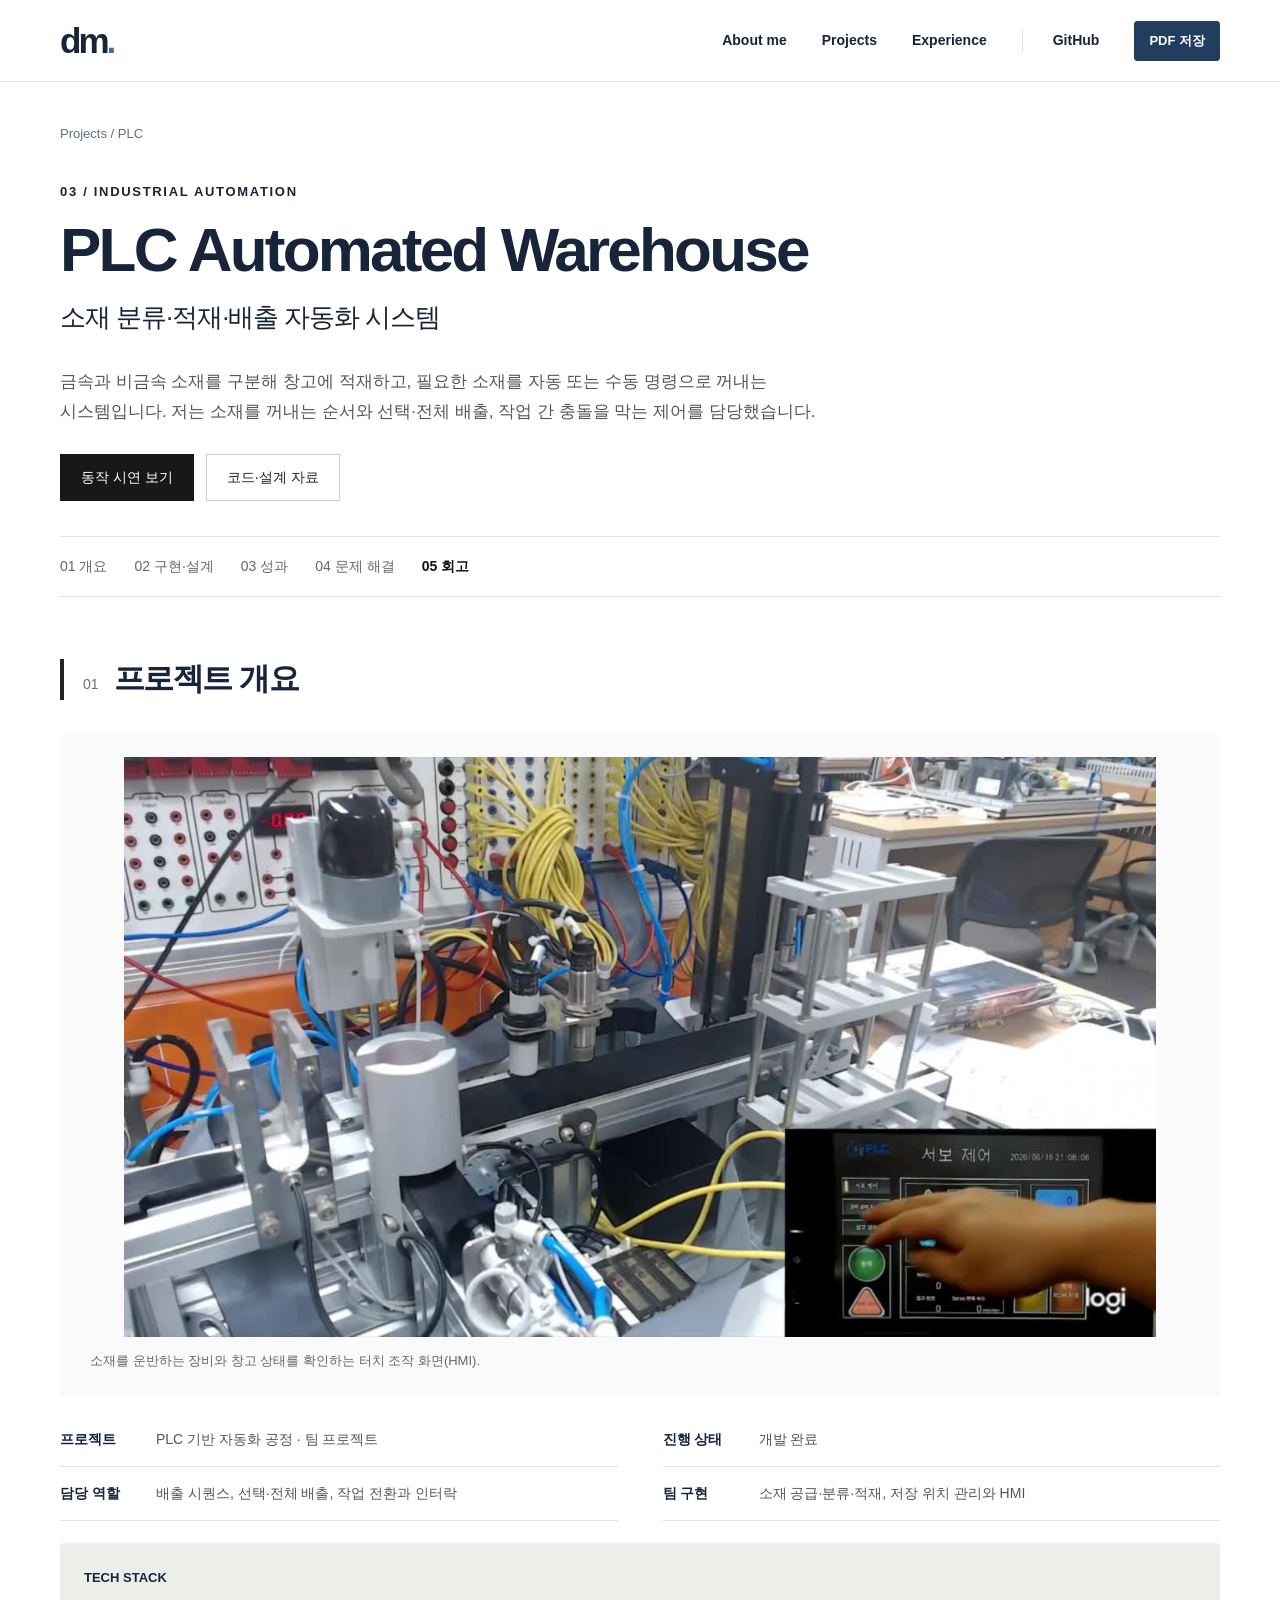
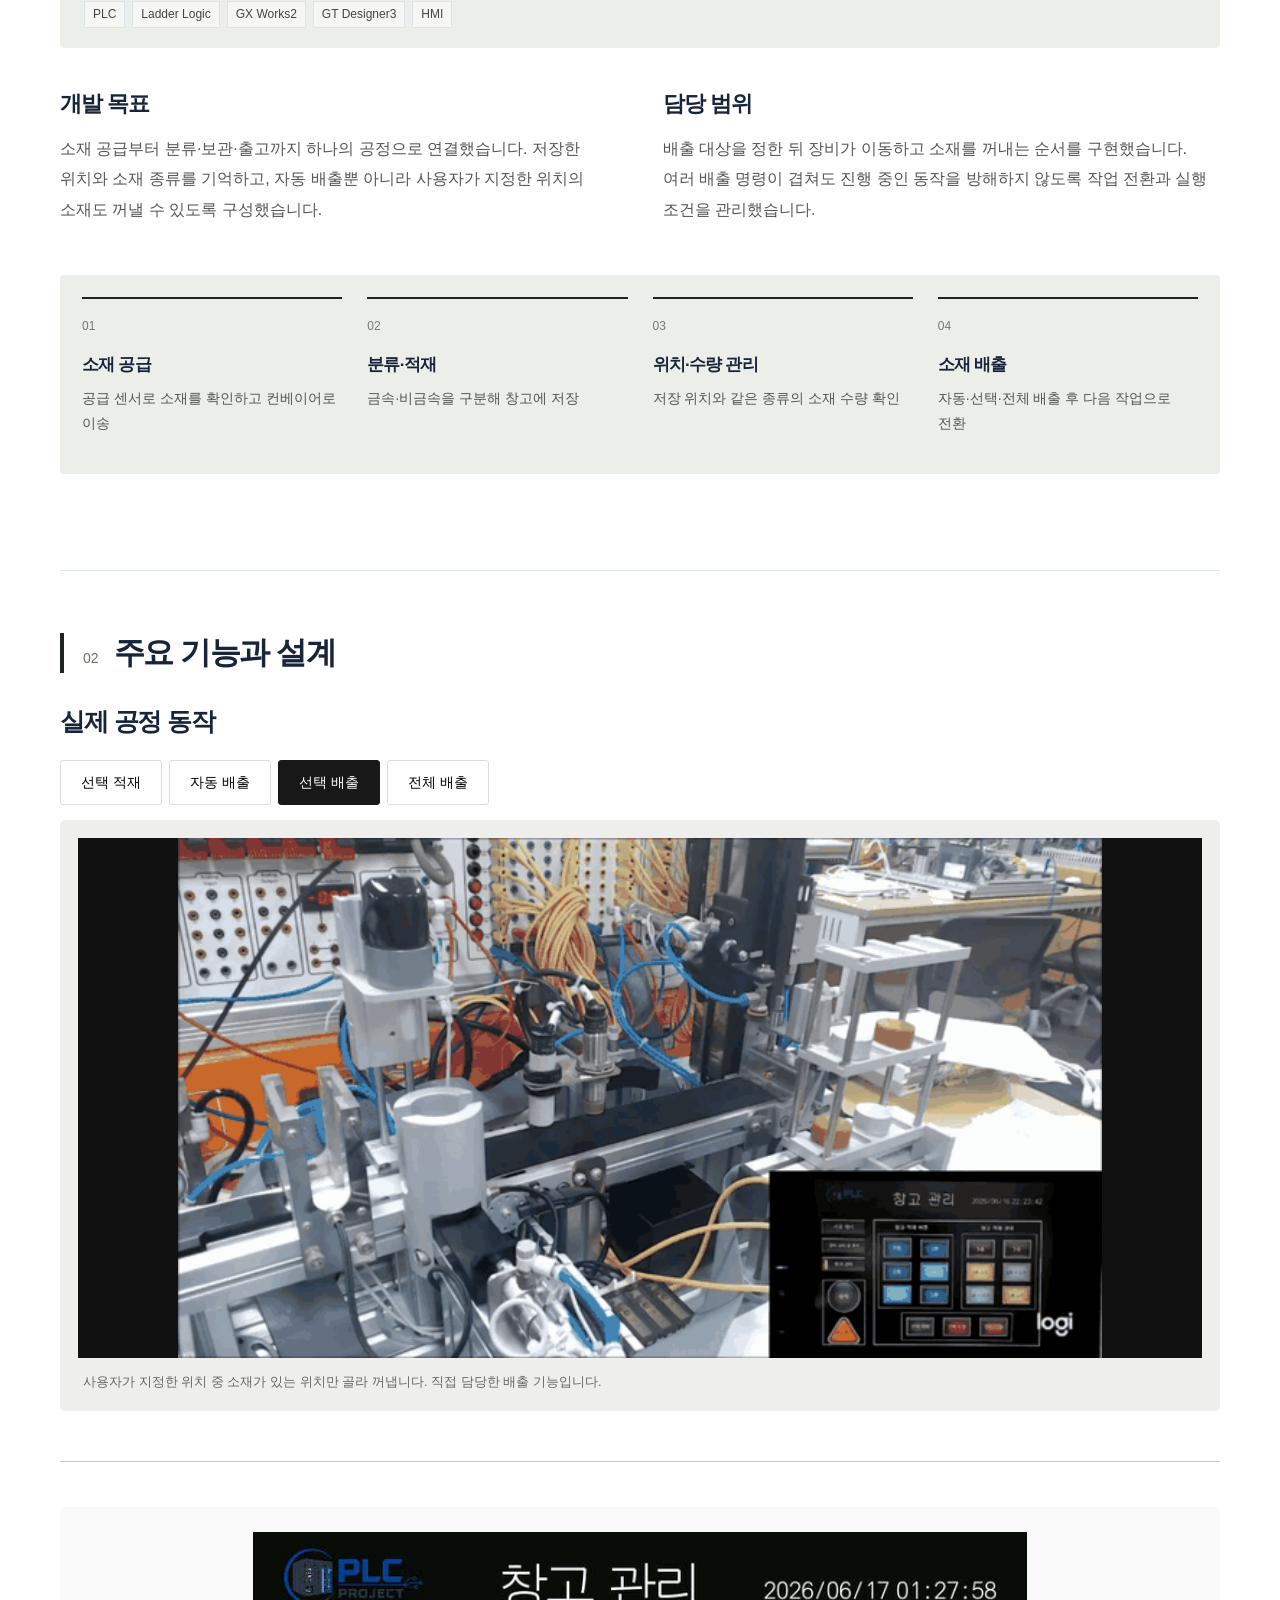
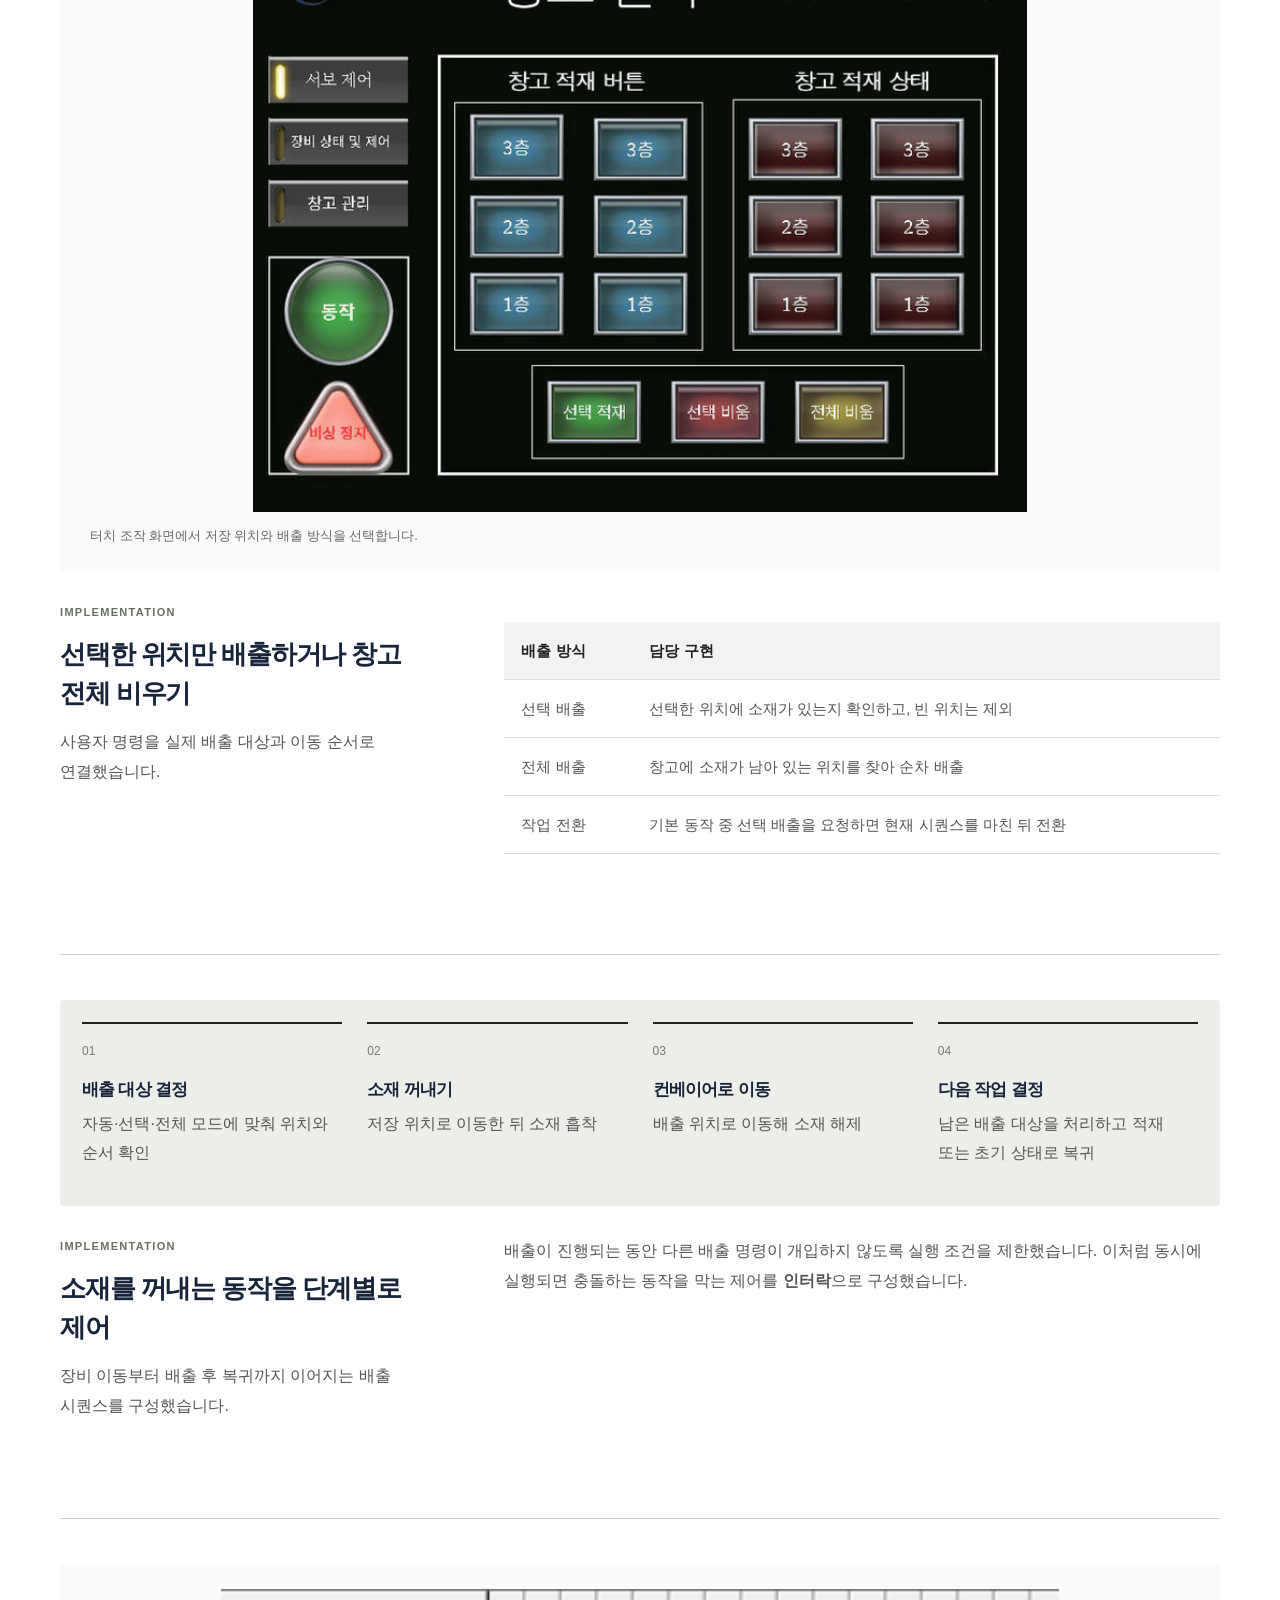
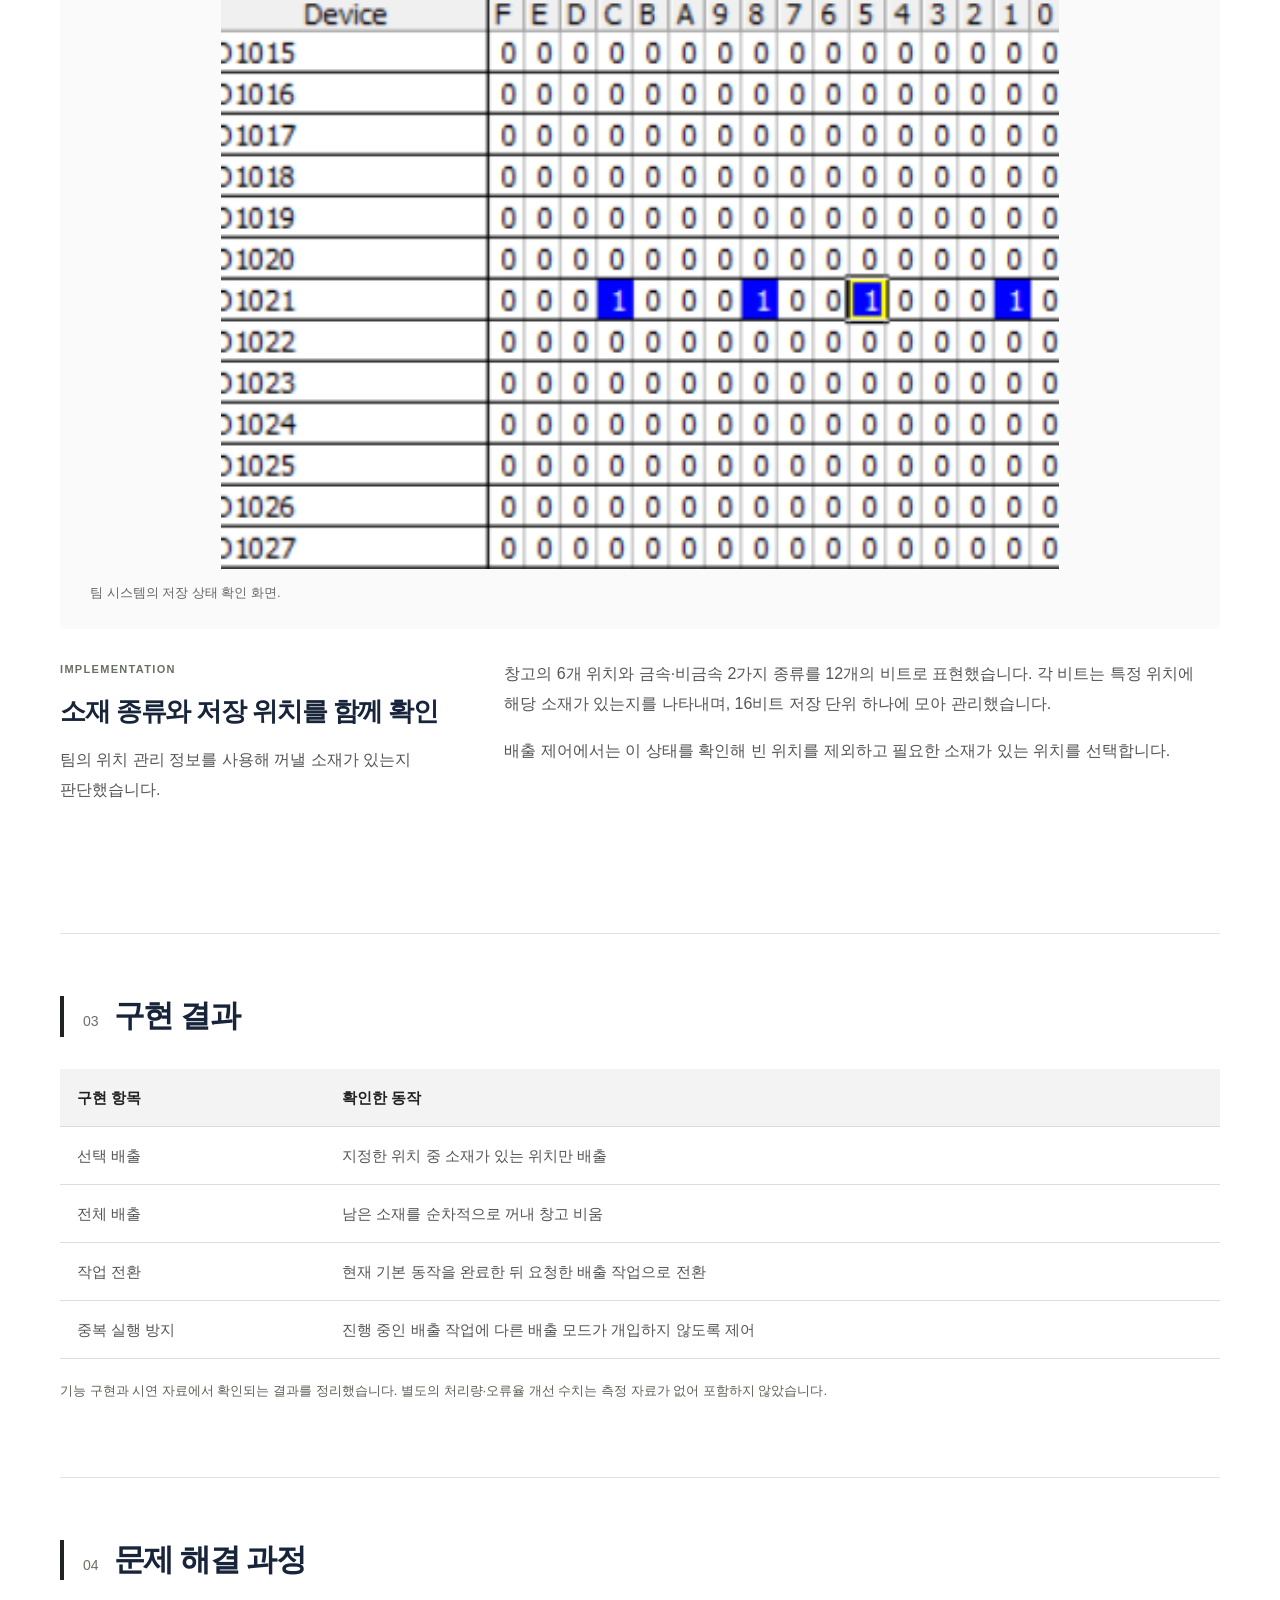
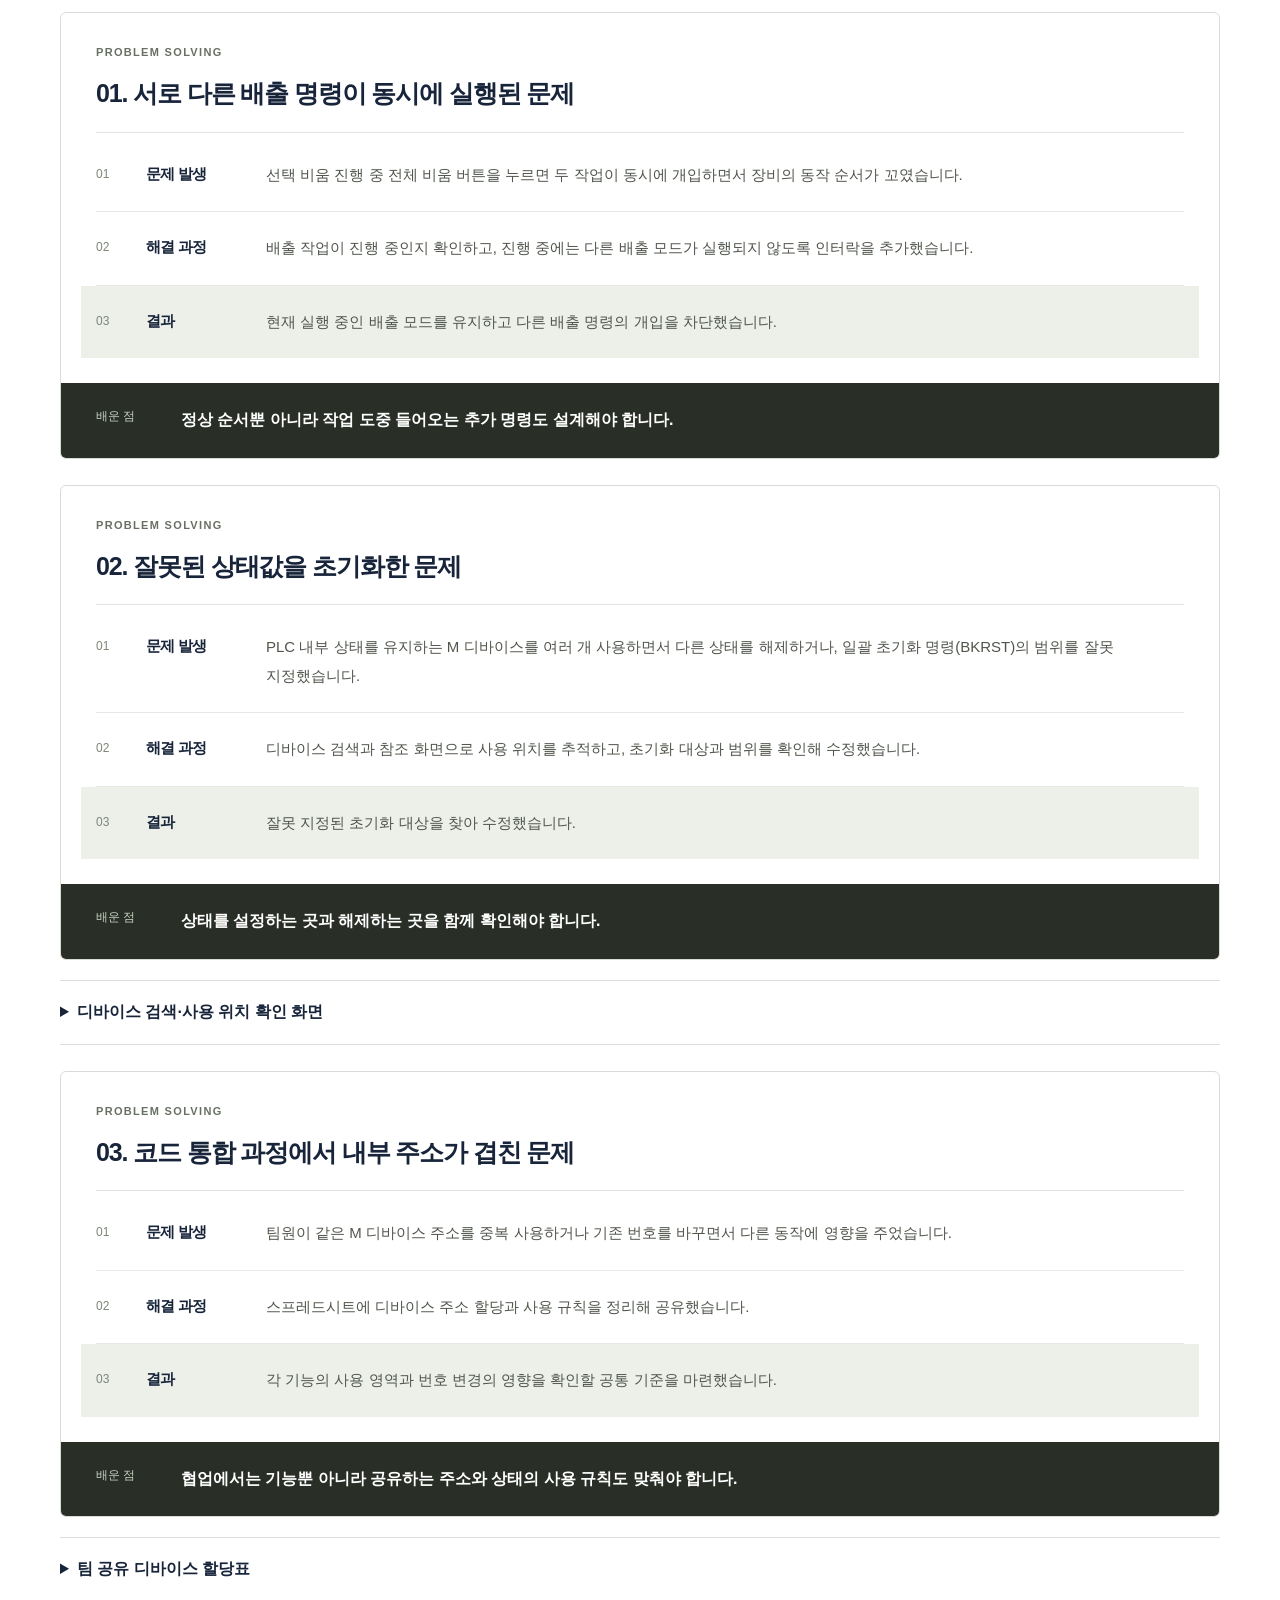
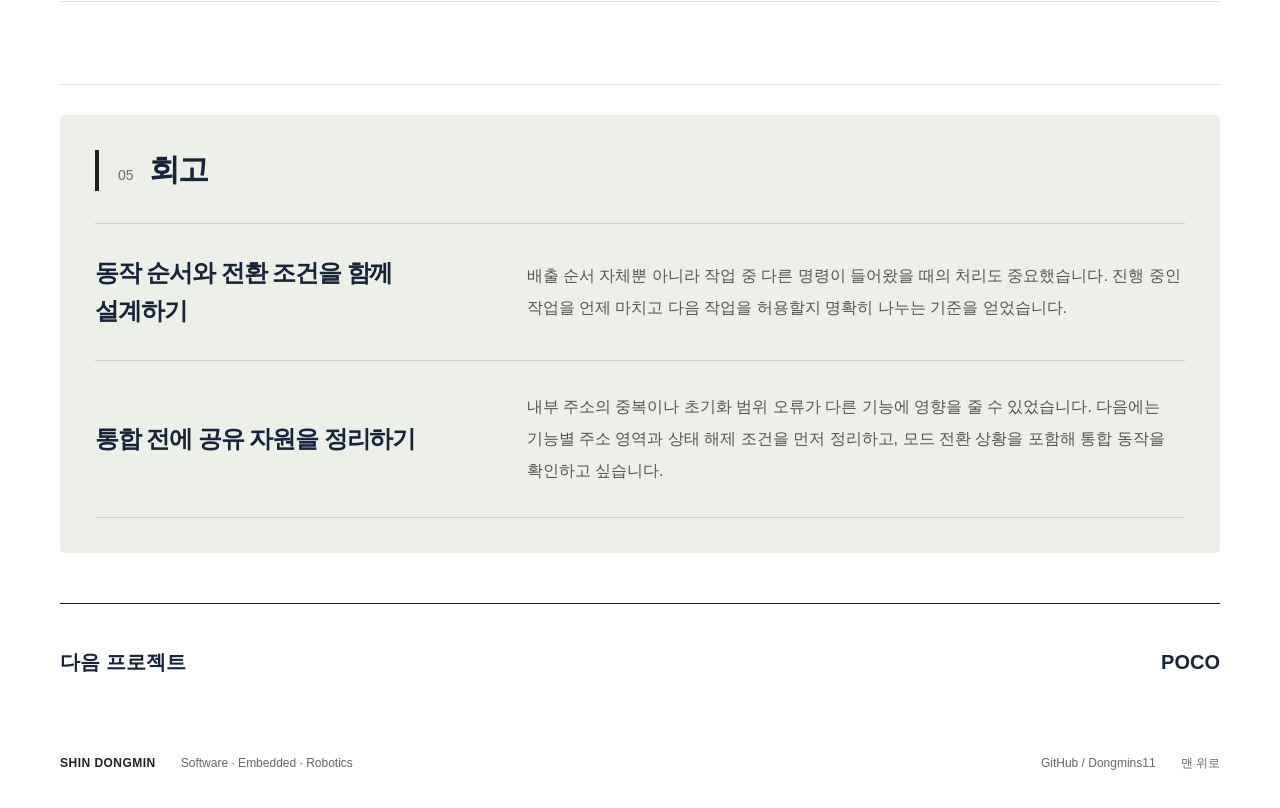
<file: plc.html>
<!doctype html><html lang="ko"><head><meta charset="utf-8"><meta name="viewport" content="width=device-width,initial-scale=1"><title>PLC Automated Warehouse | 신동민의 프로젝트</title><meta name="description" content="소재 분류·적재·배출 자동화 시스템. 선택·전체 배출, 작업 전환과 인터락 설계."><meta property="og:title" content="PLC Automated Warehouse | 신동민의 프로젝트"><meta property="og:description" content="소재 분류·적재·배출 자동화 시스템. 선택·전체 배출, 작업 전환과 인터락 설계."><meta name="twitter:card" content="summary"><meta name="twitter:title" content="PLC Automated Warehouse | 신동민의 프로젝트"><meta name="twitter:description" content="소재 분류·적재·배출 자동화 시스템. 선택·전체 배출, 작업 전환과 인터락 설계."><link rel="icon" href="data:image/svg+xml,%3Csvg xmlns='http://www.w3.org/2000/svg' viewBox='0 0 64 64'%3E%3Crect width='64' height='64' rx='12'/%3E%3Ctext x='9' y='43' fill='white' font-family='Arial' font-size='29' font-weight='bold'%3Edm%3C/text%3E%3C/svg%3E"><link rel="stylesheet" href="style.css"><link rel="stylesheet" href="redesign.css"><link rel="stylesheet" href="pdf-button.css"><link rel="stylesheet" href="home-refresh.css?v=20261024b"><script src="app.js" defer></script></head><body><a class="skip" href="#main">본문으로 이동</a><header class="site-header"><a class="wordmark" href="index.html" aria-label="신동민 포트폴리오 홈">dm<span>.</span></a><nav aria-label="주 메뉴"><a href="index.html#about">About me</a><a href="index.html#projects">Projects</a><a href="index.html#journey">Experience</a><a class="nav-git" href="https://github.com/Dongmins11" target="_blank" rel="noopener noreferrer">GitHub</a><a class="pdf-save" href="print.html">PDF 저장</a></nav></header><main class="wrap" id="main"><div class="case-top" id="top"><p class="breadcrumb"><a href="index.html#projects">Projects</a> / PLC</p><p class="eyebrow">03 / INDUSTRIAL AUTOMATION</p><h1>PLC Automated Warehouse</h1><p class="case-subtitle">소재 분류·적재·배출 자동화 시스템</p><p class="case-lead">금속과 비금속 소재를 구분해 창고에 적재하고, 필요한 소재를 자동 또는 수동 명령으로 꺼내는 시스템입니다. 저는 소재를 꺼내는 순서와 선택·전체 배출, 작업 간 충돌을 막는 제어를 담당했습니다.</p><div class="actions"><a class="button" href="#demo">동작 시연 보기</a><a class="button secondary" href="https://github.com/Dongmins11/PLC-Automated-Warehouse" target="_blank" rel="noopener noreferrer">코드·설계 자료</a></div></div><nav class="case-nav" aria-label="프로젝트 목차"><a href="#overview">01 개요</a><a href="#implementation">02 구현·설계</a><a href="#results">03 성과</a><a href="#troubleshooting">04 문제 해결</a><a href="#reflection">05 회고</a></nav><section class="case-section" id="overview"><div class="section-title"><span>01</span><h2>프로젝트 개요</h2></div><figure class="wide-figure"><img src="assets/plc-overview.jpg" alt="실제 PLC 자동화 공정 장비와 조작 화면" loading="lazy"><figcaption>소재를 운반하는 장비와 창고 상태를 확인하는 터치 조작 화면(HMI).</figcaption></figure><div class="case-data"><dl><div><dt>프로젝트</dt><dd>PLC 기반 자동화 공정 · 팀 프로젝트</dd></div><div><dt>진행 상태</dt><dd>개발 완료</dd></div><div><dt>담당 역할</dt><dd>배출 시퀀스, 선택·전체 배출, 작업 전환과 인터락</dd></div><div><dt>팀 구현</dt><dd>소재 공급·분류·적재, 저장 위치 관리와 HMI</dd></div></dl></div><div class="case-stack"><span>TECH STACK</span><ul class="tags" aria-label="기술 스택"><li>PLC</li><li>Ladder Logic</li><li>GX Works2</li><li>GT Designer3</li><li>HMI</li></ul></div><div class="two-col"><div><h3>개발 목표</h3><p>소재 공급부터 분류·보관·출고까지 하나의 공정으로 연결했습니다. 저장한 위치와 소재 종류를 기억하고, 자동 배출뿐 아니라 사용자가 지정한 위치의 소재도 꺼낼 수 있도록 구성했습니다.</p></div><div><h3>담당 범위</h3><p>배출 대상을 정한 뒤 장비가 이동하고 소재를 꺼내는 순서를 구현했습니다. 여러 배출 명령이 겹쳐도 진행 중인 동작을 방해하지 않도록 작업 전환과 실행 조건을 관리했습니다.</p></div></div><div class="flow"><div><span>01</span><h4>소재 공급</h4><p>공급 센서로 소재를 확인하고 컨베이어로 이송</p></div><div><span>02</span><h4>분류·적재</h4><p>금속·비금속을 구분해 창고에 저장</p></div><div><span>03</span><h4>위치·수량 관리</h4><p>저장 위치와 같은 종류의 소재 수량 확인</p></div><div><span>04</span><h4>소재 배출</h4><p>자동·선택·전체 배출 후 다음 작업으로 전환</p></div></div></section><section class="case-section" id="implementation"><div class="section-title"><span>02</span><h2>주요 기능과 설계</h2></div><div id="demo"><h3>실제 공정 동작</h3><div class="demo-controls" role="group" aria-label="공정 시연 선택"><button data-demo="assets/plc/selective-stacking.gif" data-caption="터치 화면에서 지정한 창고 위치에 소재를 적재합니다. 팀에서 구현한 적재 기능입니다." aria-pressed="false">선택 적재</button><button data-demo="assets/plc/automatic.gif" data-caption="같은 종류의 소재가 3개 쌓이면 해당 소재를 창고에서 꺼내 배출합니다." aria-pressed="false">자동 배출</button><button data-demo="assets/plc/selective-discharge.gif" data-caption="사용자가 지정한 위치 중 소재가 있는 위치만 골라 꺼냅니다. 직접 담당한 배출 기능입니다." aria-pressed="true">선택 배출</button><button data-demo="assets/plc/full-discharge.gif" data-caption="창고에 남아 있는 소재를 순서대로 꺼내 비웁니다. 직접 담당한 배출 기능입니다." aria-pressed="false">전체 배출</button></div><figure class="demo-frame"><img id="demo-player" src="assets/plc/selective-discharge.gif" alt="선택한 위치의 소재를 배출하는 장비" loading="lazy"><figcaption id="demo-caption">사용자가 지정한 위치 중 소재가 있는 위치만 골라 꺼냅니다. 직접 담당한 배출 기능입니다.</figcaption></figure></div><article class="feature"><figure class="wide-figure"><img src="assets/plc/hmi-warehouse.jpg" alt="창고 위치 선택과 선택 비움·전체 비움 조작 화면" loading="lazy"><figcaption>터치 조작 화면에서 저장 위치와 배출 방식을 선택합니다.</figcaption></figure><div class="feature-summary"><div><p class="mini-label">IMPLEMENTATION</p><h3>선택한 위치만 배출하거나 창고 전체 비우기</h3><p>사용자 명령을 실제 배출 대상과 이동 순서로 연결했습니다.</p></div><div class="feature-body"><div class="table-wrap"><table><thead><tr><th scope="col">배출 방식</th><th scope="col">담당 구현</th></tr></thead><tbody><tr><td>선택 배출</td><td>선택한 위치에 소재가 있는지 확인하고, 빈 위치는 제외</td></tr><tr><td>전체 배출</td><td>창고에 소재가 남아 있는 위치를 찾아 순차 배출</td></tr><tr><td>작업 전환</td><td>기본 동작 중 선택 배출을 요청하면 현재 시퀀스를 마친 뒤 전환</td></tr></tbody></table></div></div></div></article><article class="feature"><div class="flow"><div><span>01</span><h4>배출 대상 결정</h4><p>자동·선택·전체 모드에 맞춰 위치와 순서 확인</p></div><div><span>02</span><h4>소재 꺼내기</h4><p>저장 위치로 이동한 뒤 소재 흡착</p></div><div><span>03</span><h4>컨베이어로 이동</h4><p>배출 위치로 이동해 소재 해제</p></div><div><span>04</span><h4>다음 작업 결정</h4><p>남은 배출 대상을 처리하고 적재 또는 초기 상태로 복귀</p></div></div><div class="feature-summary"><div><p class="mini-label">IMPLEMENTATION</p><h3>소재를 꺼내는 동작을 단계별로 제어</h3><p>장비 이동부터 배출 후 복귀까지 이어지는 배출 시퀀스를 구성했습니다.</p></div><div class="feature-body"><p>배출이 진행되는 동안 다른 배출 명령이 개입하지 않도록 실행 조건을 제한했습니다. 이처럼 동시에 실행되면 충돌하는 동작을 막는 제어를 <strong>인터락</strong>으로 구성했습니다.</p></div></div></article><article class="feature"><figure class="wide-figure"><img src="assets/plc/device-monitor.png" alt="PLC 저장 위치와 소재 종류를 나타내는 비트 상태" loading="lazy"><figcaption>팀 시스템의 저장 상태 확인 화면.</figcaption></figure><div class="feature-summary"><div><p class="mini-label">IMPLEMENTATION</p><h3>소재 종류와 저장 위치를 함께 확인</h3><p>팀의 위치 관리 정보를 사용해 꺼낼 소재가 있는지 판단했습니다.</p></div><div class="feature-body"><p>창고의 6개 위치와 금속·비금속 2가지 종류를 12개의 비트로 표현했습니다. 각 비트는 특정 위치에 해당 소재가 있는지를 나타내며, 16비트 저장 단위 하나에 모아 관리했습니다.</p><p>배출 제어에서는 이 상태를 확인해 빈 위치를 제외하고 필요한 소재가 있는 위치를 선택합니다.</p></div></div></article></section><section class="case-section" id="results"><div class="section-title"><span>03</span><h2>구현 결과</h2></div><div class="table-wrap"><table><thead><tr><th scope="col">구현 항목</th><th scope="col">확인한 동작</th></tr></thead><tbody><tr><td>선택 배출</td><td>지정한 위치 중 소재가 있는 위치만 배출</td></tr><tr><td>전체 배출</td><td>남은 소재를 순차적으로 꺼내 창고 비움</td></tr><tr><td>작업 전환</td><td>현재 기본 동작을 완료한 뒤 요청한 배출 작업으로 전환</td></tr><tr><td>중복 실행 방지</td><td>진행 중인 배출 작업에 다른 배출 모드가 개입하지 않도록 제어</td></tr></tbody></table></div><p class="fine">기능 구현과 시연 자료에서 확인되는 결과를 정리했습니다. 별도의 처리량·오류율 개선 수치는 측정 자료가 없어 포함하지 않았습니다.</p></section><section class="case-section" id="troubleshooting"><div class="section-title"><span>04</span><h2>문제 해결 과정</h2></div><article class="trouble"><header><p class="mini-label">PROBLEM SOLVING</p><h3>01. 서로 다른 배출 명령이 동시에 실행된 문제</h3></header><div class="trouble-steps"><div><span>01</span><h4>문제 발생</h4><div><p>선택 비움 진행 중 전체 비움 버튼을 누르면 두 작업이 동시에 개입하면서 장비의 동작 순서가 꼬였습니다.</p></div></div><div><span>02</span><h4>해결 과정</h4><div><p>배출 작업이 진행 중인지 확인하고, 진행 중에는 다른 배출 모드가 실행되지 않도록 인터락을 추가했습니다.</p></div></div><div class="outcome"><span>03</span><h4>결과</h4><div><p>현재 실행 중인 배출 모드를 유지하고 다른 배출 명령의 개입을 차단했습니다.</p></div></div></div><aside class="lesson"><span>배운 점</span><div><strong>정상 순서뿐 아니라 작업 도중 들어오는 추가 명령도 설계해야 합니다.</strong></div></aside></article><article class="trouble"><header><p class="mini-label">PROBLEM SOLVING</p><h3>02. 잘못된 상태값을 초기화한 문제</h3></header><div class="trouble-steps"><div><span>01</span><h4>문제 발생</h4><div><p>PLC 내부 상태를 유지하는 M 디바이스를 여러 개 사용하면서 다른 상태를 해제하거나, 일괄 초기화 명령(BKRST)의 범위를 잘못 지정했습니다.</p></div></div><div><span>02</span><h4>해결 과정</h4><div><p>디바이스 검색과 참조 화면으로 사용 위치를 추적하고, 초기화 대상과 범위를 확인해 수정했습니다.</p></div></div><div class="outcome"><span>03</span><h4>결과</h4><div><p>잘못 지정된 초기화 대상을 찾아 수정했습니다.</p></div></div></div><aside class="lesson"><span>배운 점</span><div><strong>상태를 설정하는 곳과 해제하는 곳을 함께 확인해야 합니다.</strong></div></aside></article><details><summary>디바이스 검색·사용 위치 확인 화면</summary><div class="media-pair"><figure class=""><img src="assets/plc/device-search.png" alt="디바이스 검색 화면" loading="lazy"></figure><figure class=""><img src="assets/plc/device-references.png" alt="디바이스 참조 화면" loading="lazy"></figure></div></details><article class="trouble"><header><p class="mini-label">PROBLEM SOLVING</p><h3>03. 코드 통합 과정에서 내부 주소가 겹친 문제</h3></header><div class="trouble-steps"><div><span>01</span><h4>문제 발생</h4><div><p>팀원이 같은 M 디바이스 주소를 중복 사용하거나 기존 번호를 바꾸면서 다른 동작에 영향을 주었습니다.</p></div></div><div><span>02</span><h4>해결 과정</h4><div><p>스프레드시트에 디바이스 주소 할당과 사용 규칙을 정리해 공유했습니다.</p></div></div><div class="outcome"><span>03</span><h4>결과</h4><div><p>각 기능의 사용 영역과 번호 변경의 영향을 확인할 공통 기준을 마련했습니다.</p></div></div></div><aside class="lesson"><span>배운 점</span><div><strong>협업에서는 기능뿐 아니라 공유하는 주소와 상태의 사용 규칙도 맞춰야 합니다.</strong></div></aside></article><details><summary>팀 공유 디바이스 할당표</summary><figure class="wide-figure"><img src="assets/plc/device-map.png" alt="발표자료에 포함된 팀 디바이스 할당표" loading="lazy"><figcaption>팀에서 공유한 주소 사용 기준.</figcaption></figure></details></section><section class="case-section" id="reflection"><div class="section-title"><span>05</span><h2>회고</h2></div><div class="reflection"><div><h3>동작 순서와 전환 조건을 함께 설계하기</h3><p>배출 순서 자체뿐 아니라 작업 중 다른 명령이 들어왔을 때의 처리도 중요했습니다. 진행 중인 작업을 언제 마치고 다음 작업을 허용할지 명확히 나누는 기준을 얻었습니다.</p></div><div><h3>통합 전에 공유 자원을 정리하기</h3><p>내부 주소의 중복이나 초기화 범위 오류가 다른 기능에 영향을 줄 수 있었습니다. 다음에는 기능별 주소 영역과 상태 해제 조건을 먼저 정리하고, 모드 전환 상황을 포함해 통합 동작을 확인하고 싶습니다.</p></div></div></section><a class="next-project" href="poco.html"><span>다음 프로젝트</span><span>POCO</span></a></main><footer class="footer wrap"><strong>SHIN DONGMIN</strong><p>Software · Embedded · Robotics</p><a href="https://github.com/Dongmins11" target="_blank" rel="noopener noreferrer">GitHub / Dongmins11</a><a href="#top">맨 위로</a></footer></body></html>
</file>
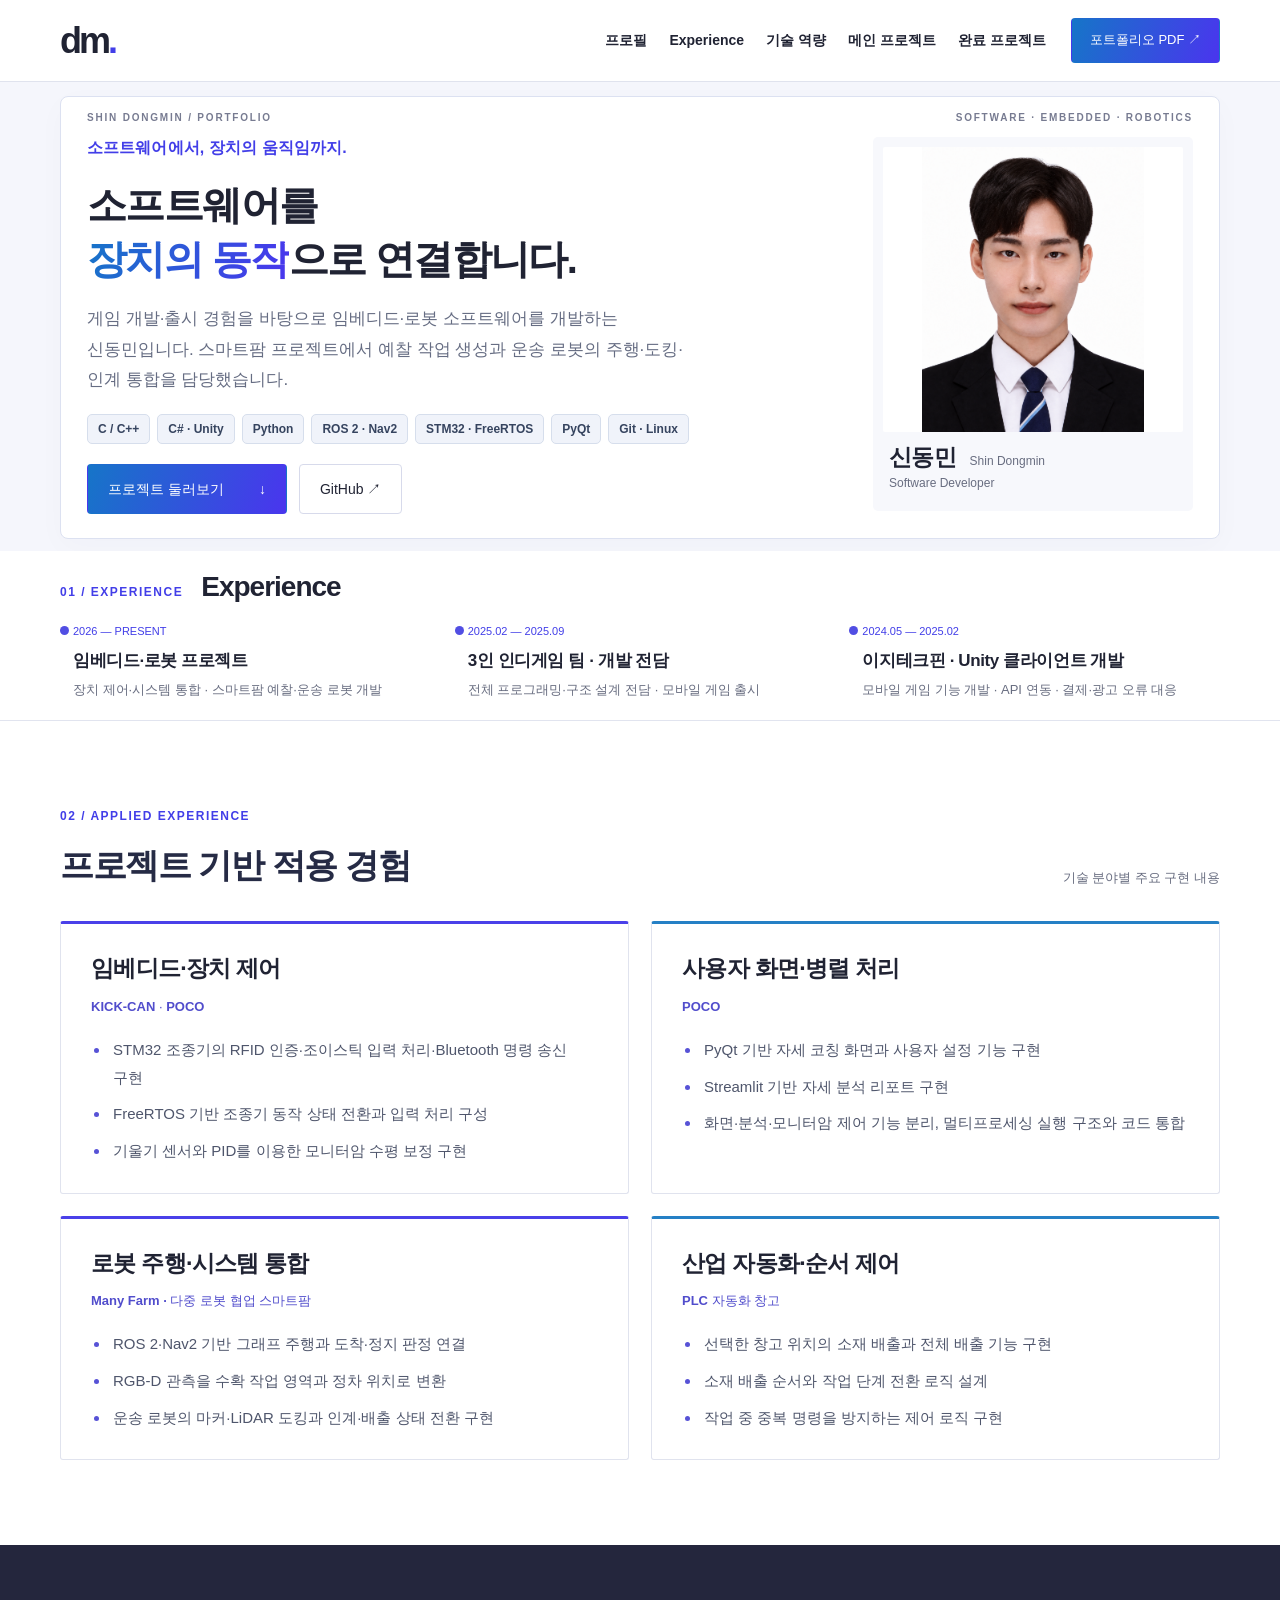
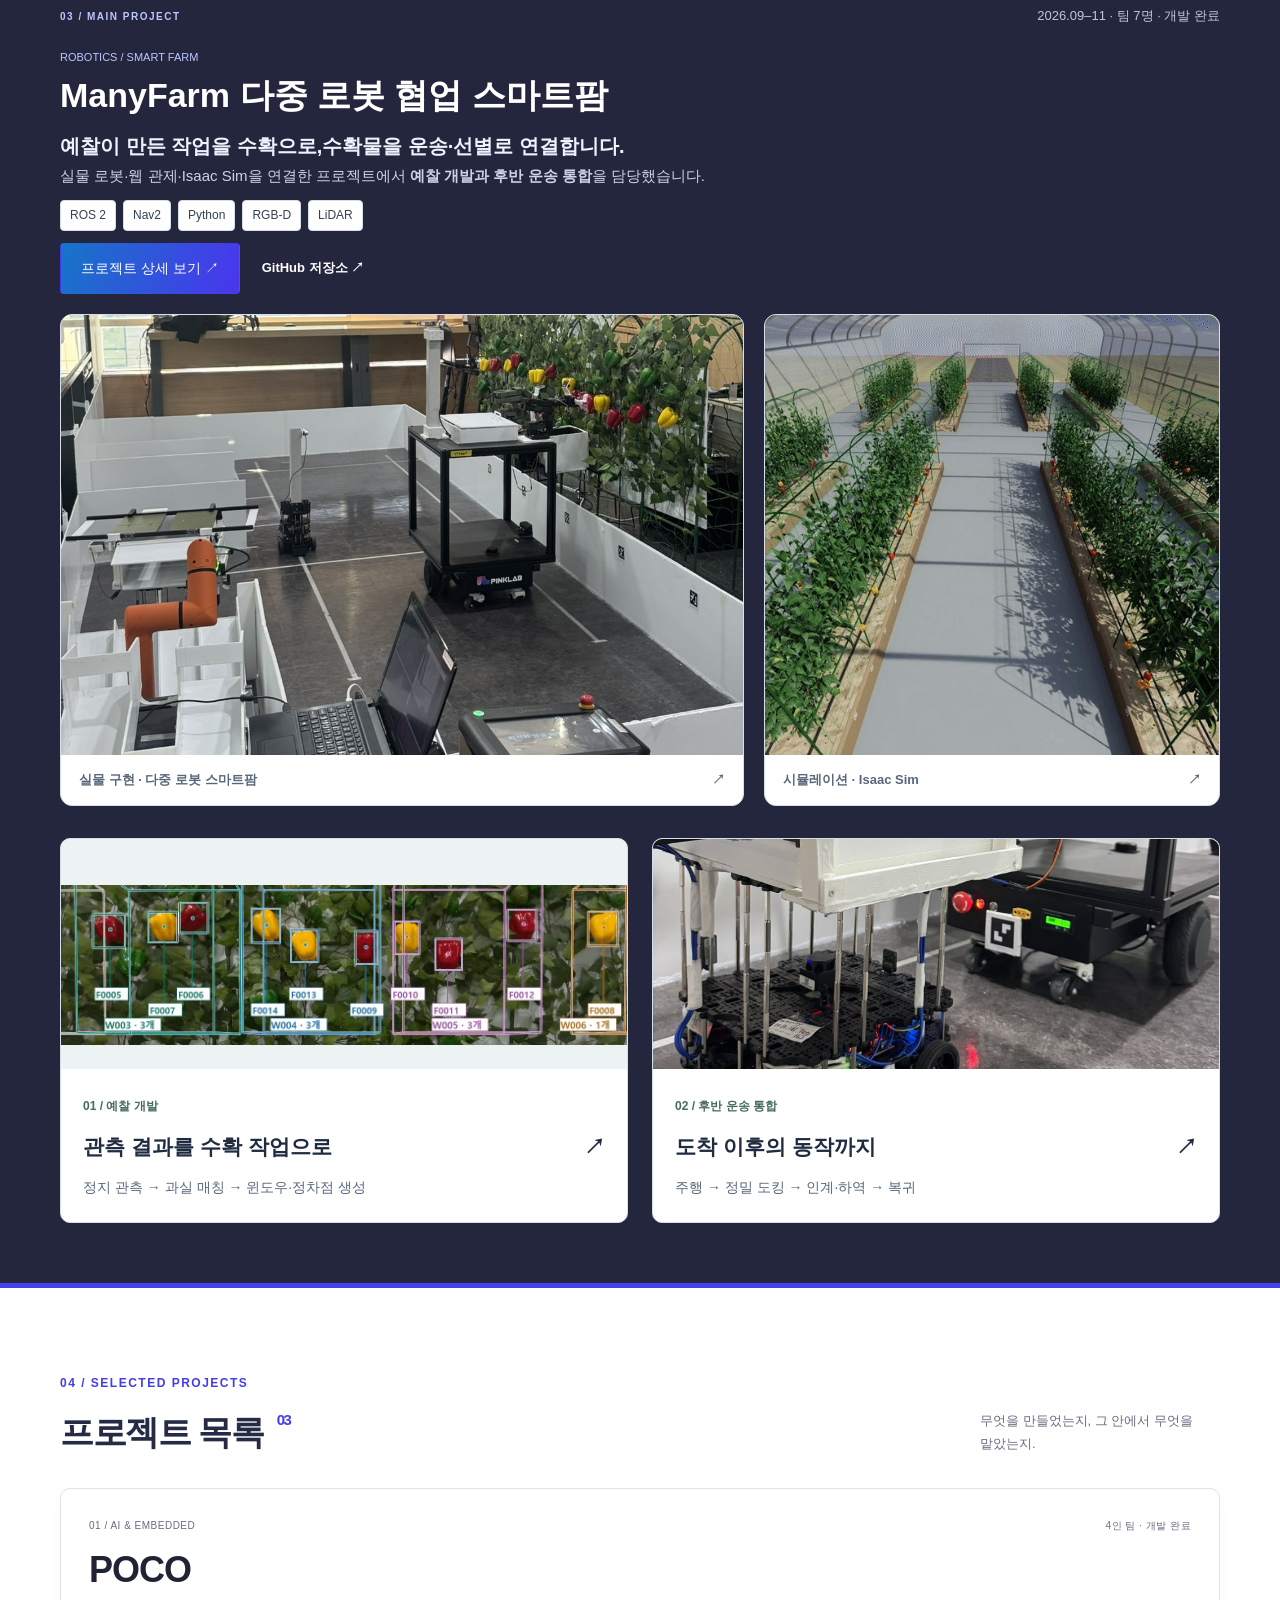
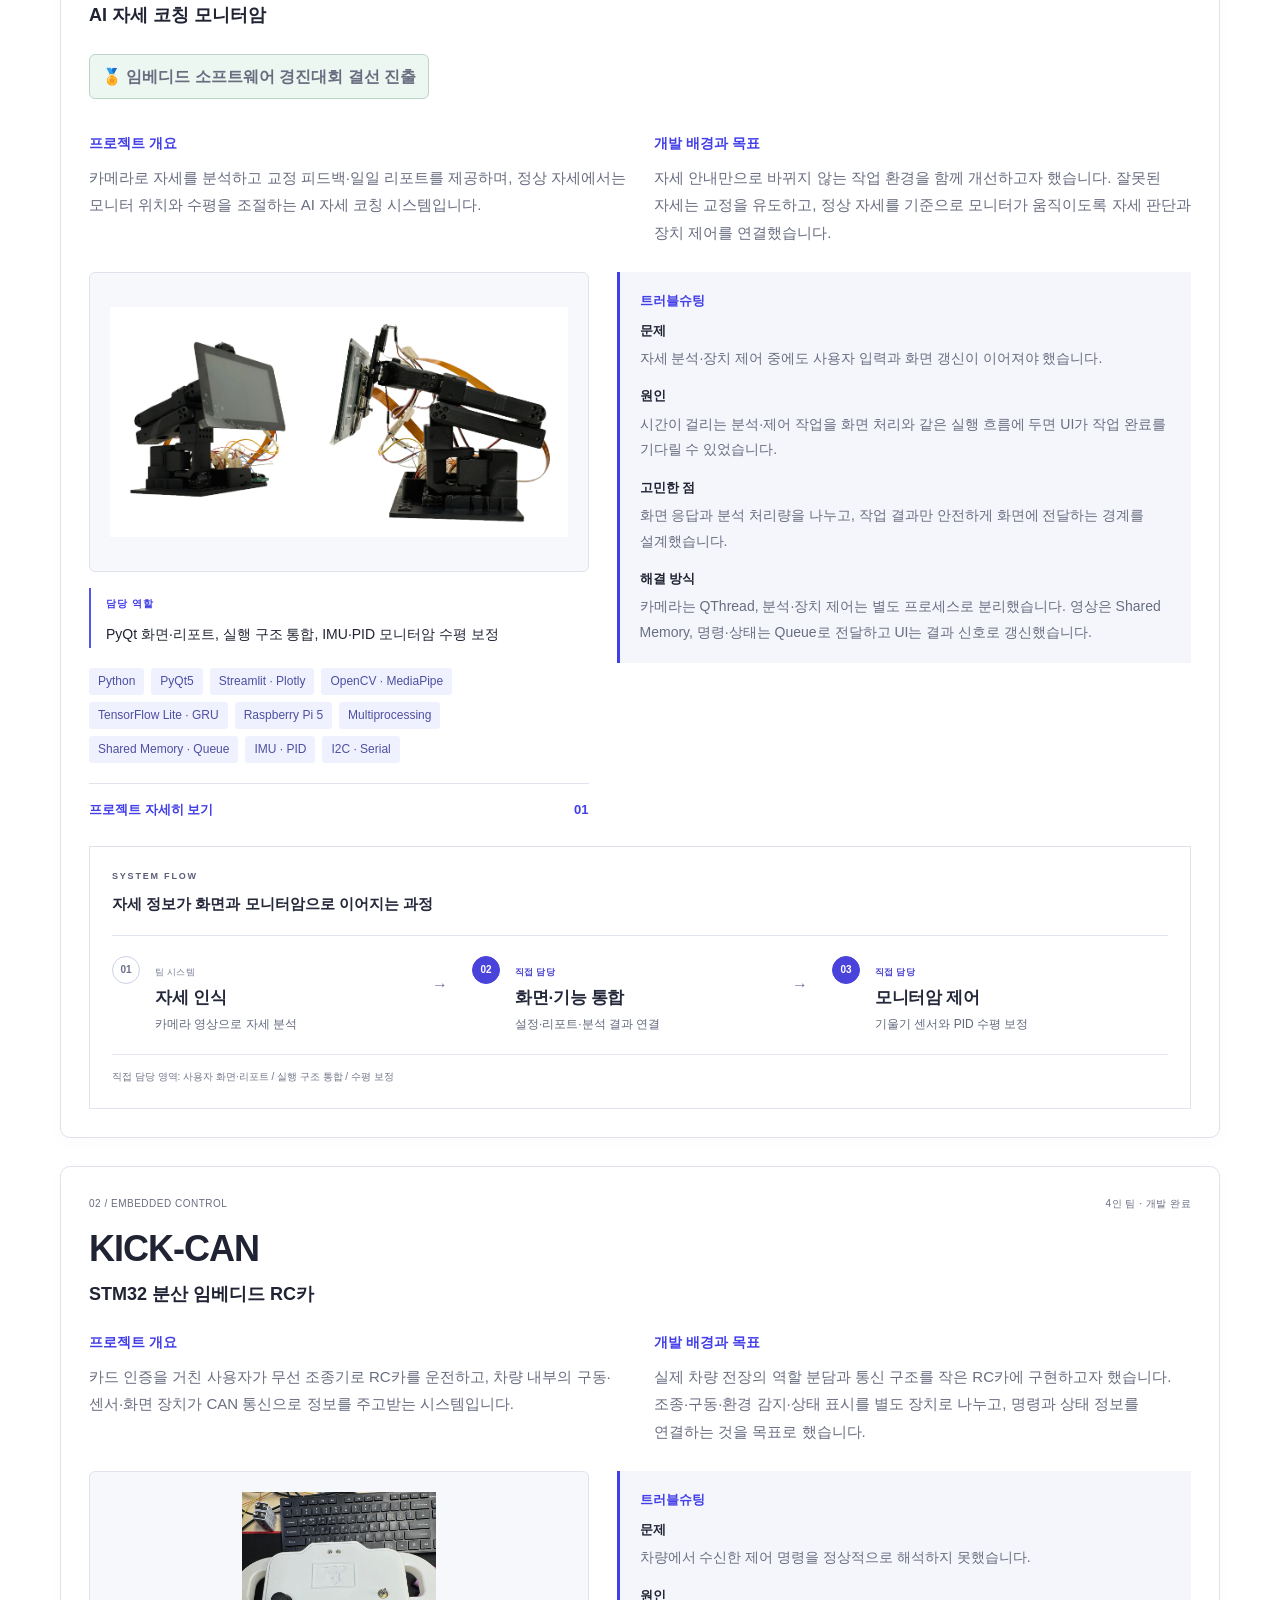
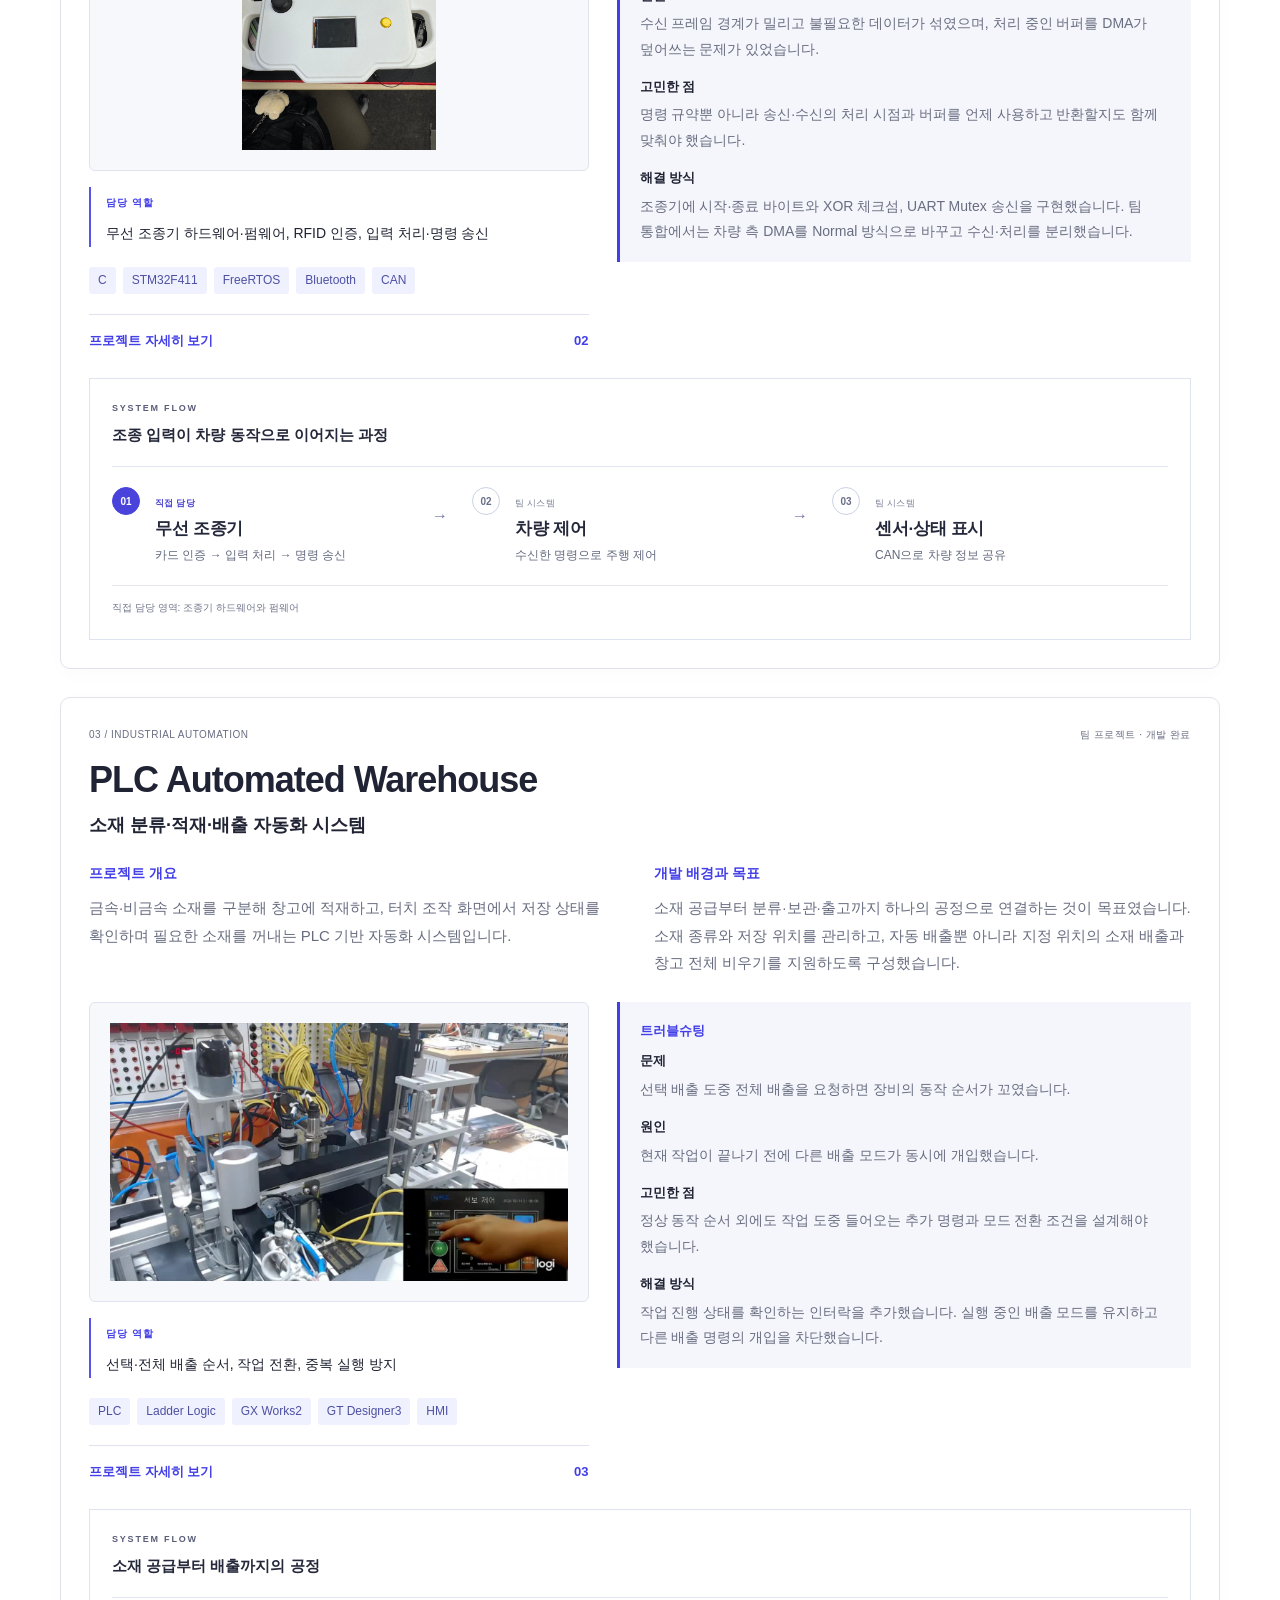
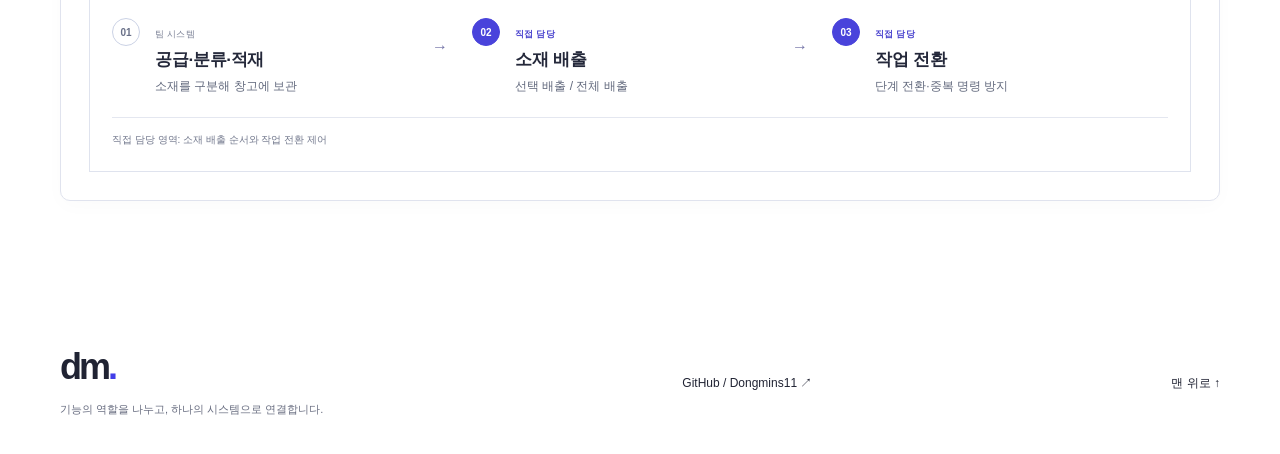
<file: print.html>
<!doctype html><html lang="ko"><head><meta charset="utf-8"><meta name="viewport" content="width=device-width,initial-scale=1"><title>포트폴리오 PDF 저장</title><script>location.replace('index.html?print=1');</script></head><body><p>현재 메인 페이지로 이동합니다. <a href="index.html?print=1">메인 페이지에서 PDF 저장</a></p></body></html>
</file>
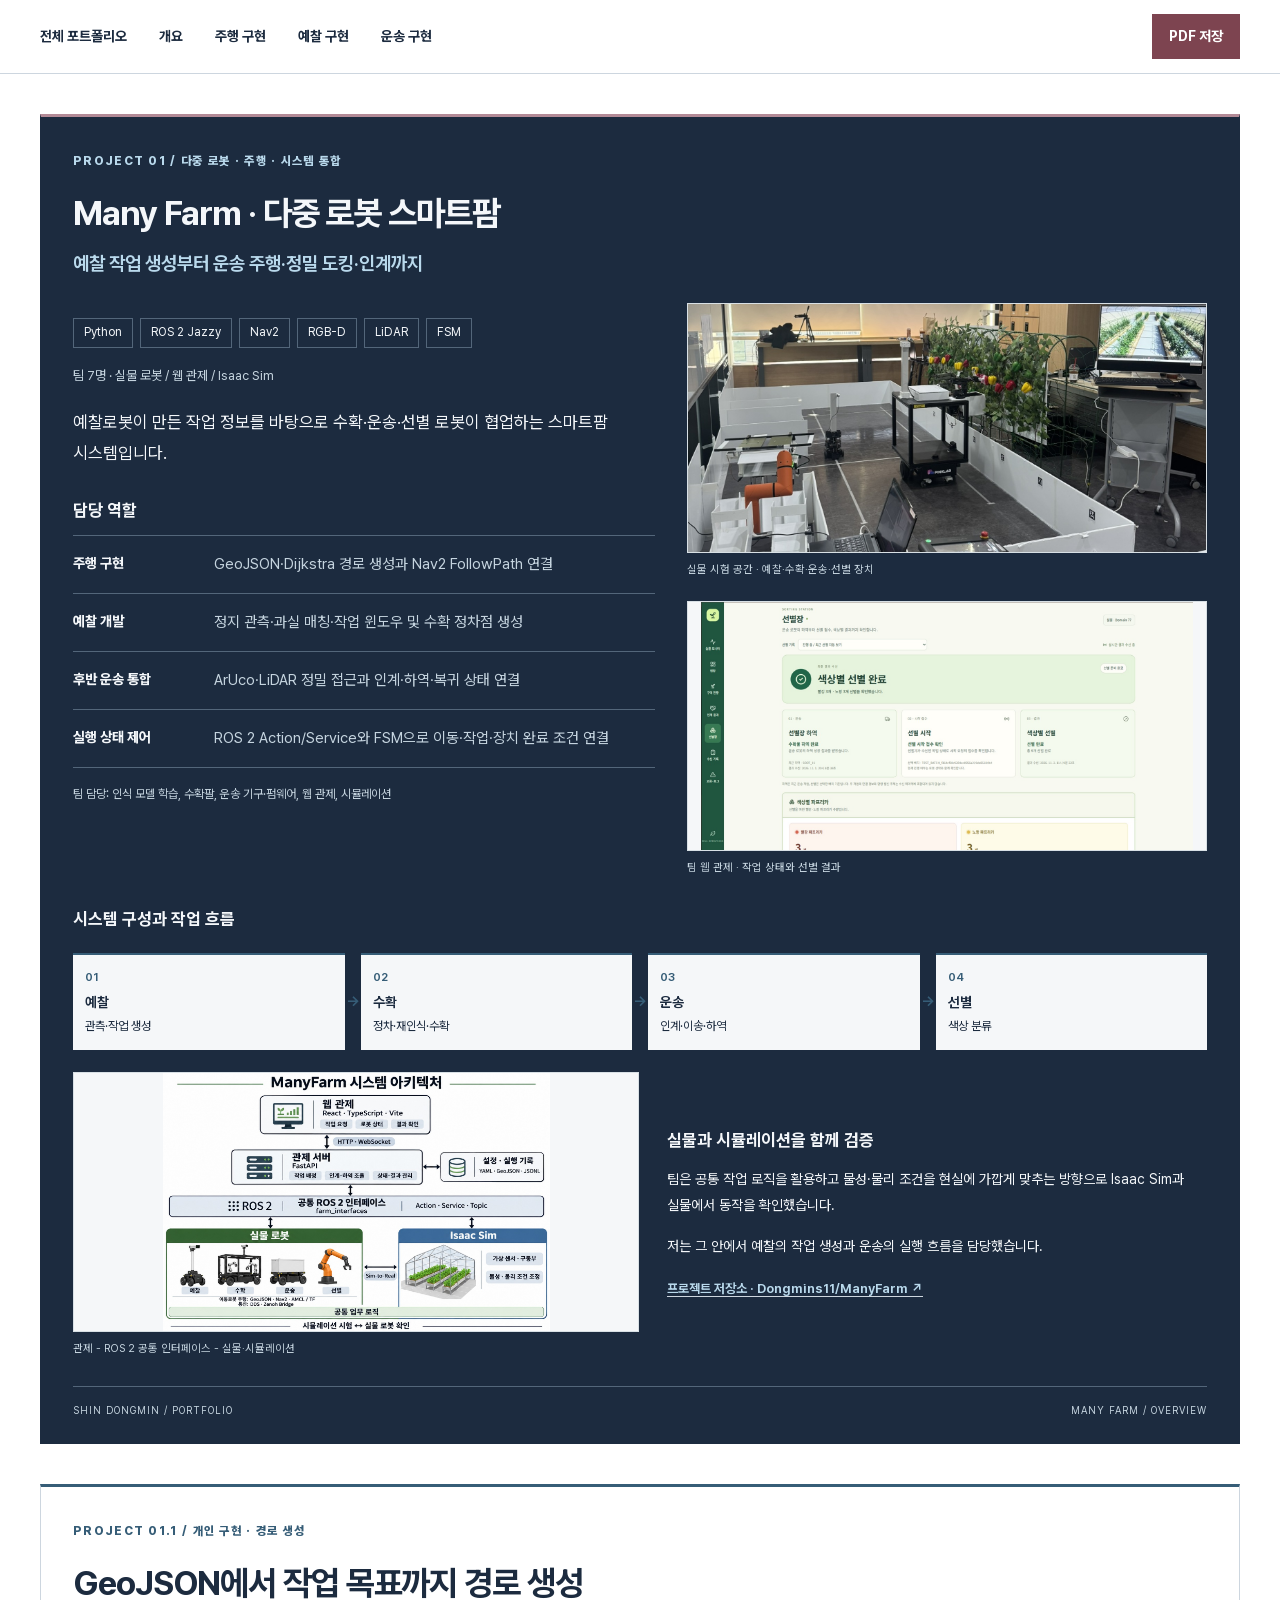
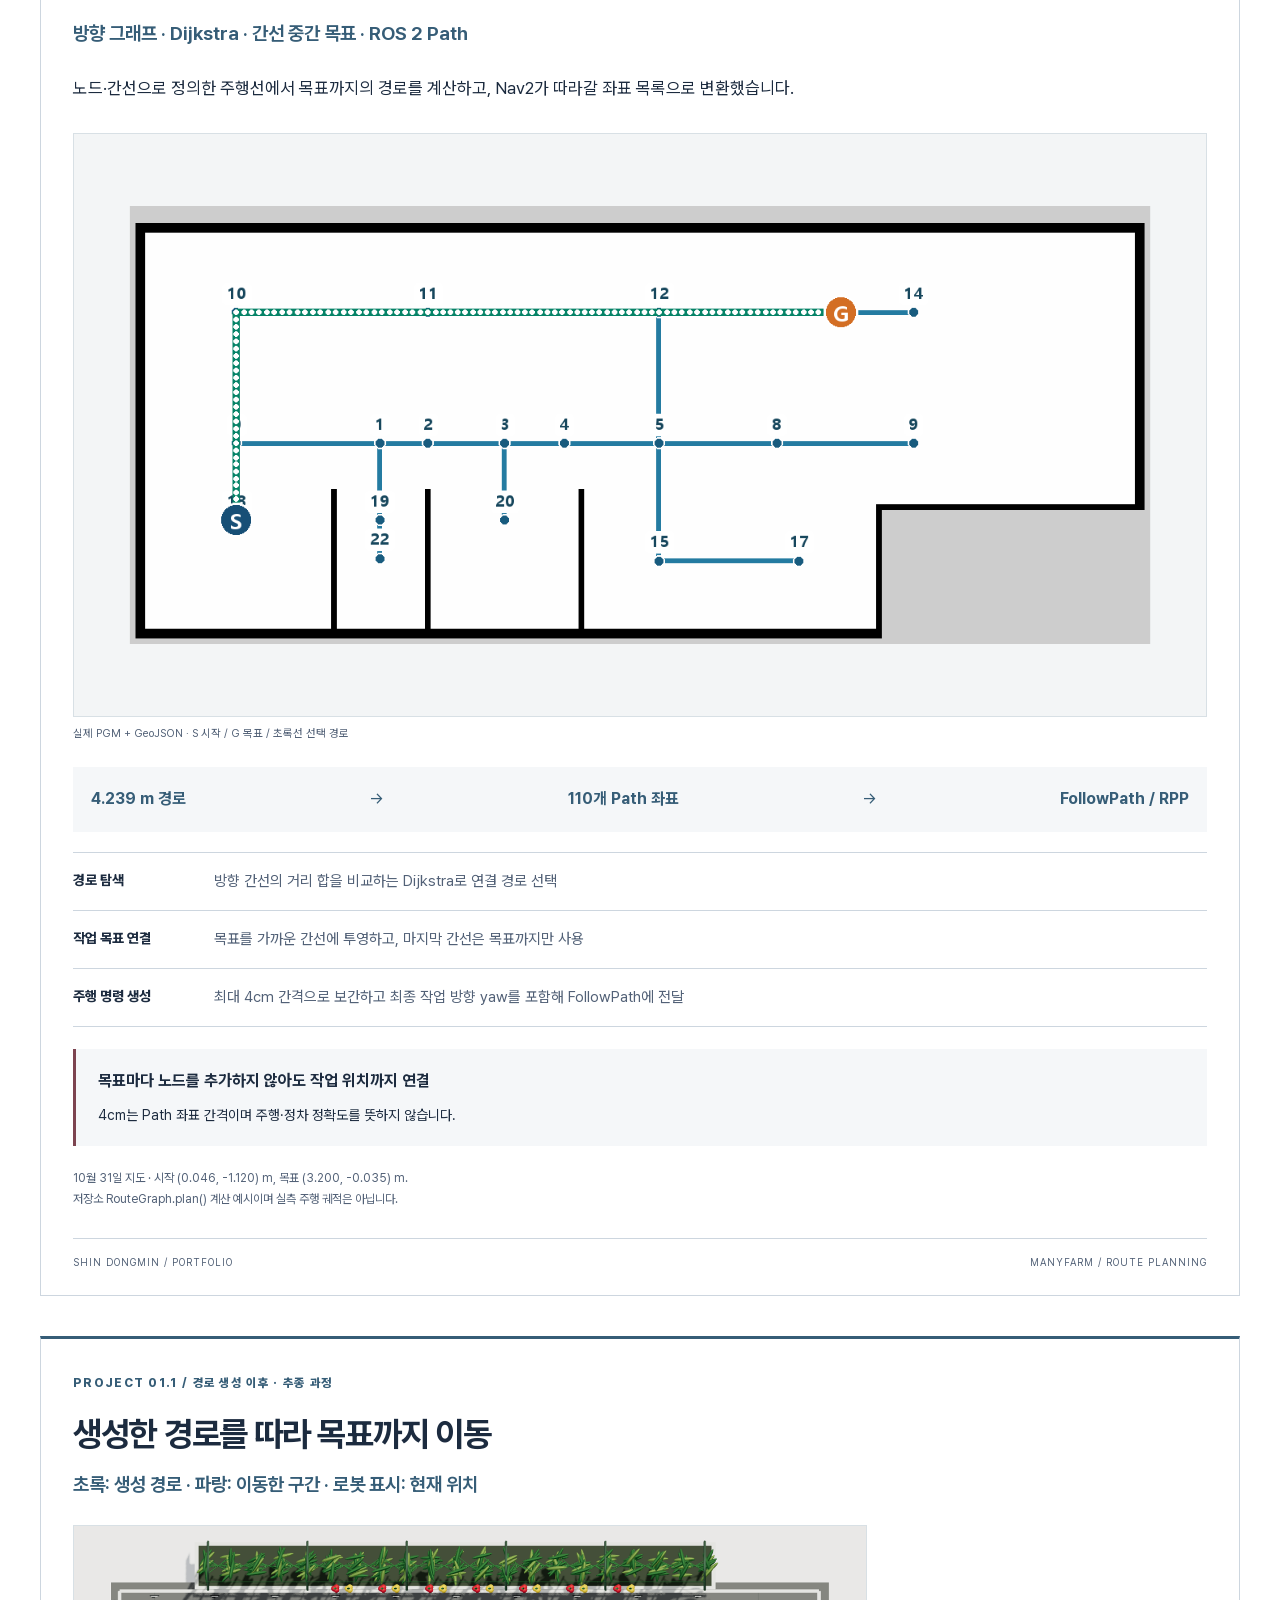
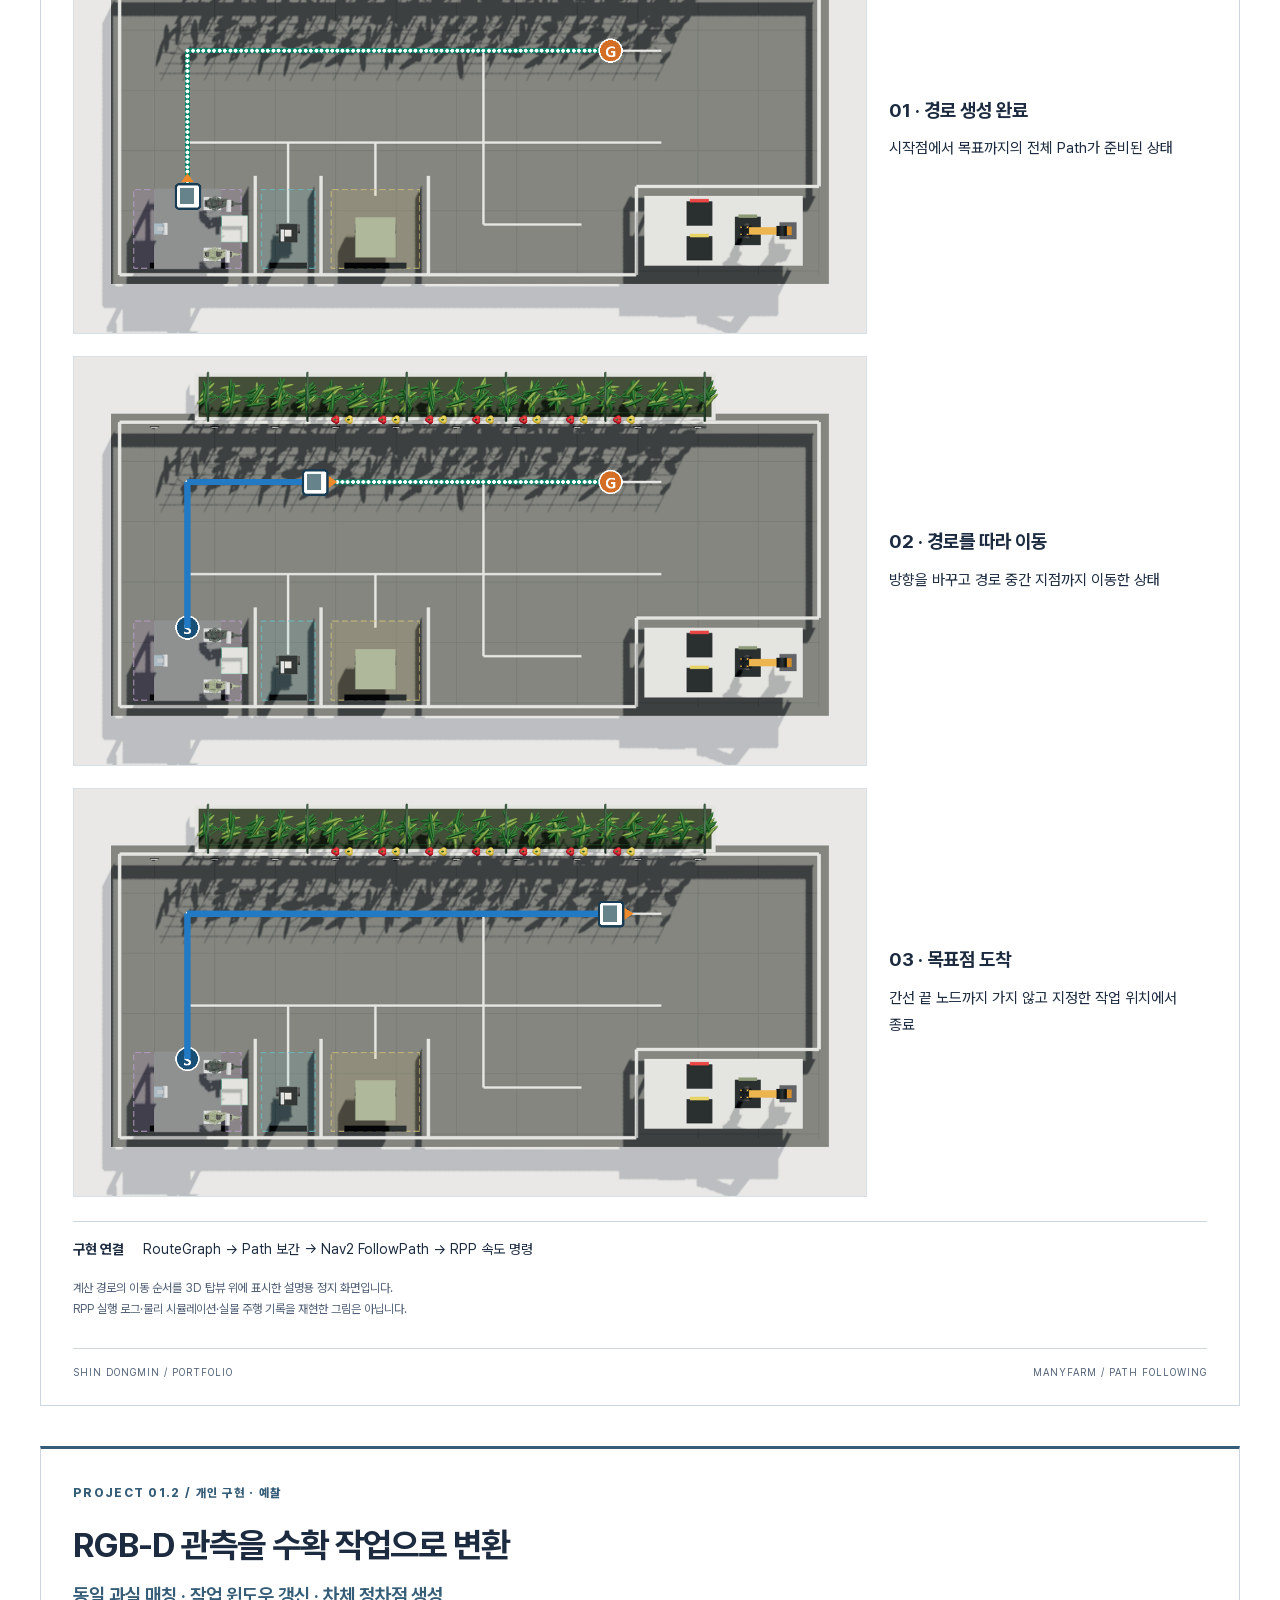
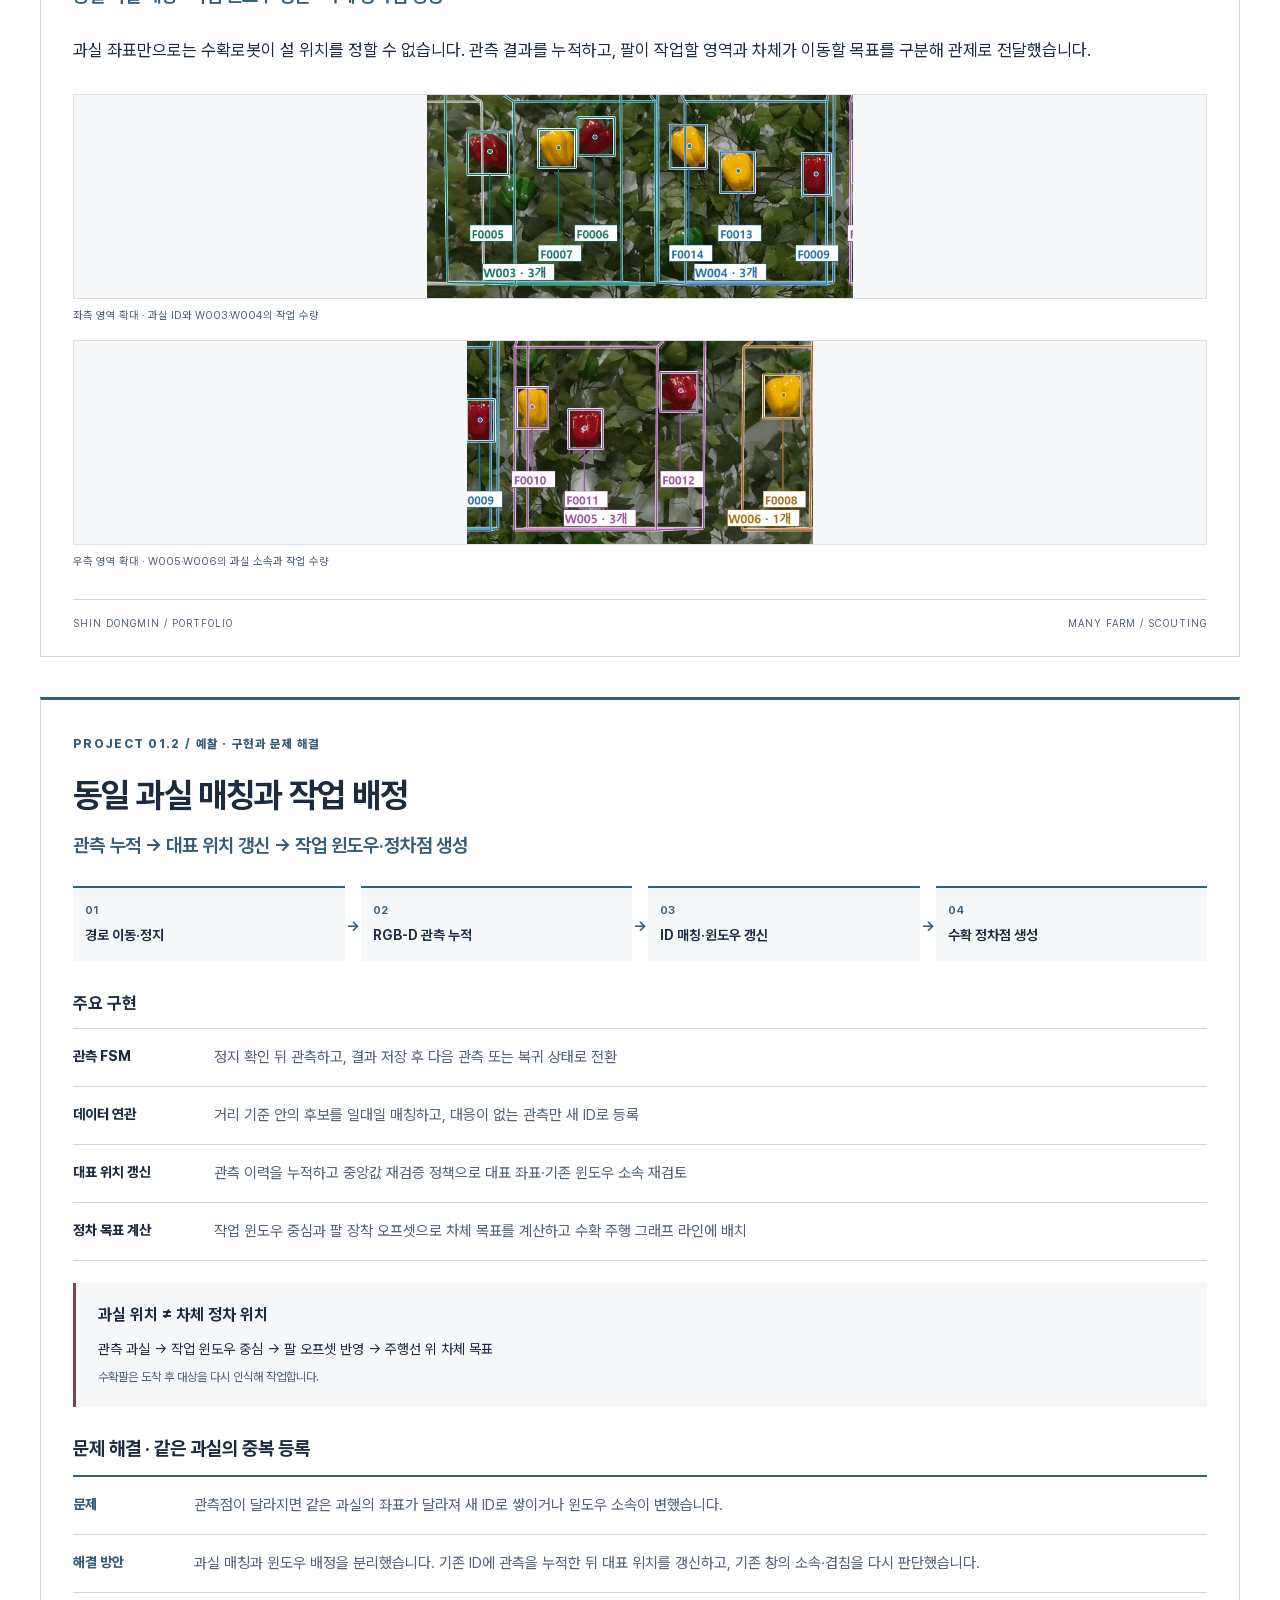
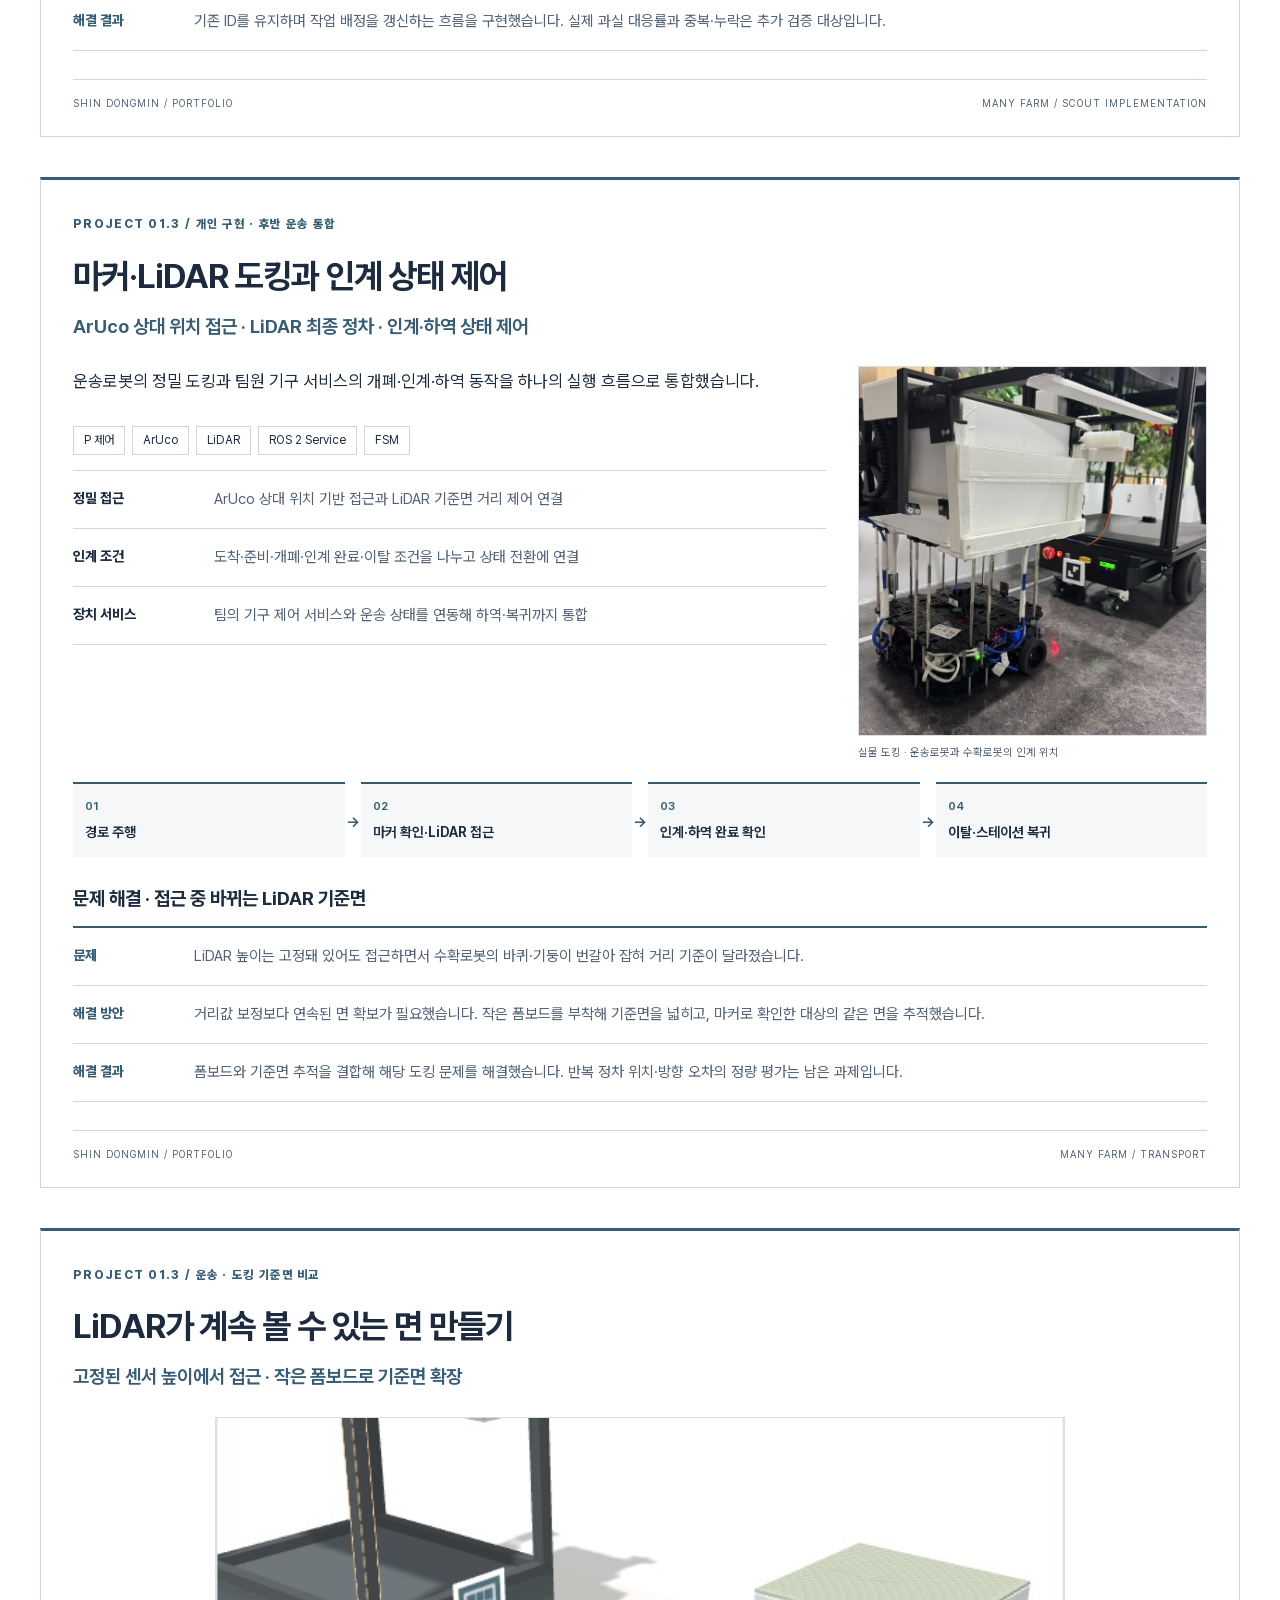
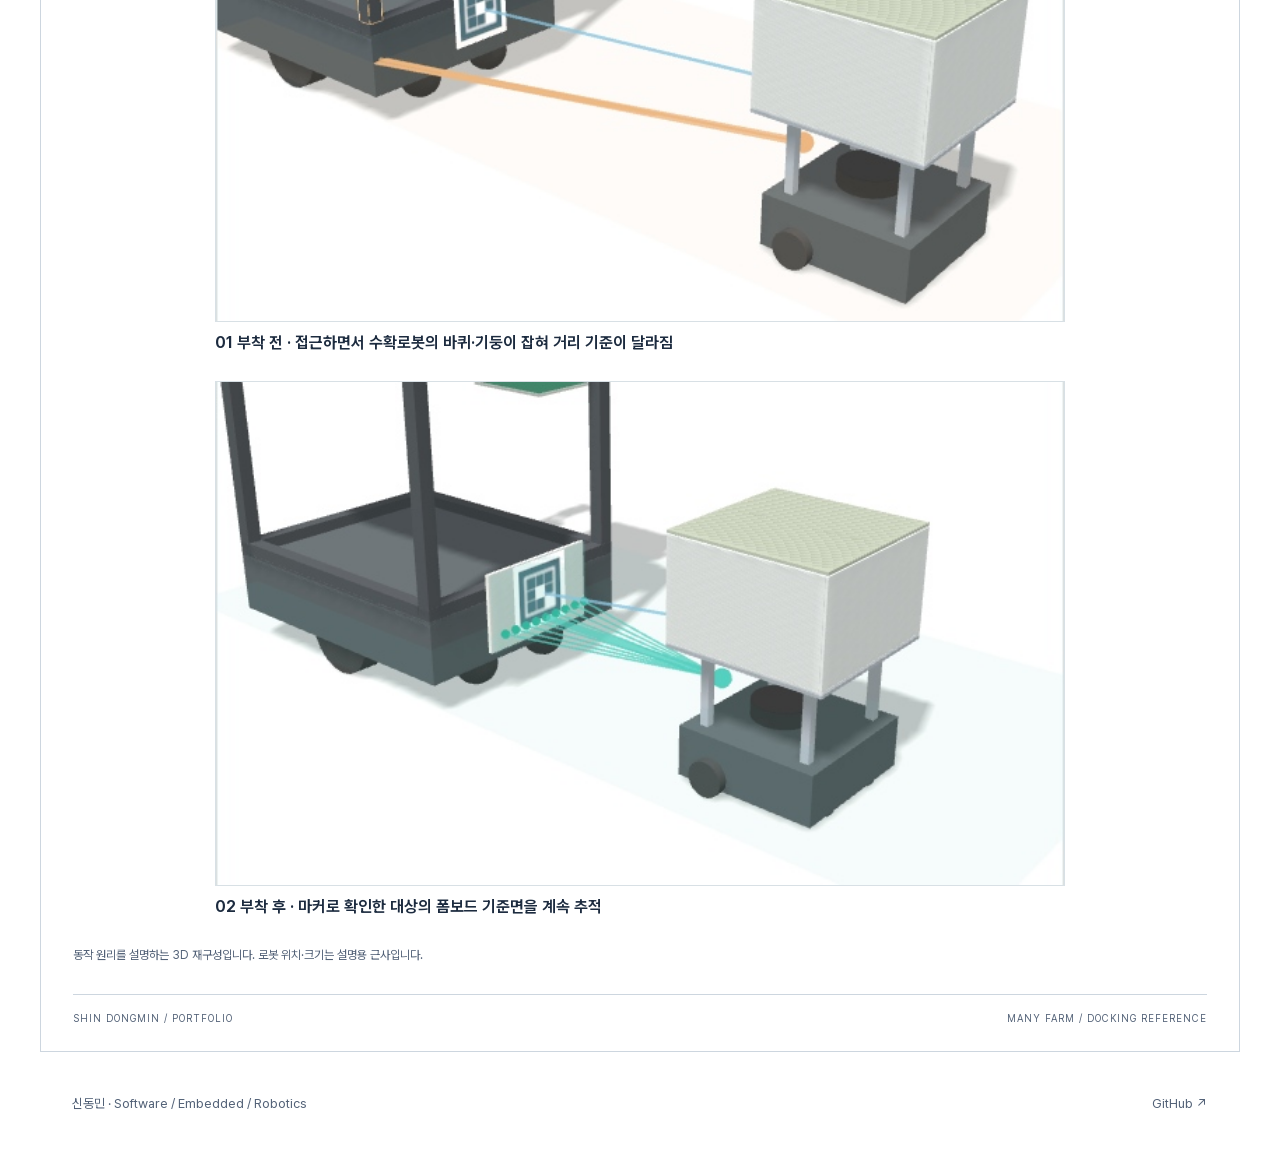
<file: editorial/manyfarm.html>
<!DOCTYPE html>
<html lang="ko"><head><meta charset="utf-8"><meta name="viewport" content="width=device-width,initial-scale=1"><title>Many Farm | 신동민 · 예찰·운송 구현</title><link rel="stylesheet" href="style.css"></head><body><a class="skip" href="#main">본문으로 이동</a><header><nav aria-label="주요 메뉴"><a href="index.html">전체 포트폴리오</a><a href="#manyfarm">개요</a><a href="#navigation">주행 구현</a><a href="#scout">예찰 구현</a><a href="#transport">운송 구현</a></nav><button type="button" id="print">PDF 저장</button></header><main id="main"><section class="sheet featured" id="manyfarm"><div class="page-label">PROJECT 01 / 다중 로봇 · 주행 · 시스템 통합</div><h2>Many Farm · 다중 로봇 스마트팜</h2><p class="subtitle">예찰 작업 생성부터 운송 주행·정밀 도킹·인계까지</p><div class="project-layout"><div class="project-copy"><ul class="tags"><li>Python</li><li>ROS 2 Jazzy</li><li>Nav2</li><li>RGB-D</li><li>LiDAR</li><li>FSM</li></ul><p class="meta">팀 7명 · 실물 로봇 / 웹 관제 / Isaac Sim</p><p class="summary">예찰로봇이 만든 작업 정보를 바탕으로 수확·운송·선별 로봇이 협업하는 스마트팜 시스템입니다.</p><h3>담당 역할</h3><dl class="rows "><div><dt>주행 구현</dt><dd>GeoJSON·Dijkstra 경로 생성과 Nav2 FollowPath 연결</dd></div><div><dt>예찰 개발</dt><dd>정지 관측·과실 매칭·작업 윈도우 및 수확 정차점 생성</dd></div><div><dt>후반 운송 통합</dt><dd>ArUco·LiDAR 정밀 접근과 인계·하역·복귀 상태 연결</dd></div><div><dt>실행 상태 제어</dt><dd>ROS 2 Action/Service와 FSM으로 이동·작업·장치 완료 조건 연결</dd></div></dl><p class="scope">팀 담당: 인식 모델 학습, 수확팔, 운송 기구·펌웨어, 웹 관제, 시뮬레이션</p></div><div class="project-screens"><figure class="landscape"><img src="assets/static/farm-real.jpg" alt="실물 시험 공간 · 예찰·수확·운송·선별 장치"><figcaption>실물 시험 공간 · 예찰·수확·운송·선별 장치</figcaption></figure><figure class="landscape"><img src="assets/static/control-result.jpg" alt="팀 웹 관제 · 작업 상태와 선별 결과"><figcaption>팀 웹 관제 · 작업 상태와 선별 결과</figcaption></figure></div></div><h3 class="minor-title">시스템 구성과 작업 흐름</h3><ol class="flow"><li><span>01</span>예찰<br><small>관측·작업 생성</small></li><li><span>02</span>수확<br><small>정차·재인식·수확</small></li><li><span>03</span>운송<br><small>인계·이송·하역</small></li><li><span>04</span>선별<br><small>색상 분류</small></li></ol><div class="system-evidence"><figure class=""><img src="assets/static/architecture.jpg" alt="관제 - ROS 2 공통 인터페이스 - 실물·시뮬레이션"><figcaption>관제 - ROS 2 공통 인터페이스 - 실물·시뮬레이션</figcaption></figure><div><h3>실물과 시뮬레이션을 함께 검증</h3><p>팀은 공통 작업 로직을 활용하고 물성·물리 조건을 현실에 가깝게 맞추는 방향으로 Isaac Sim과 실물에서 동작을 확인했습니다.</p><p>저는 그 안에서 예찰의 작업 생성과 운송의 실행 흐름을 담당했습니다.</p><a class="source-link" href="https://github.com/Dongmins11/ManyFarm">프로젝트 저장소 · Dongmins11/ManyFarm ↗</a></div></div><div class="sheet-end"><span>SHIN DONGMIN / PORTFOLIO</span><span>MANY FARM / OVERVIEW</span></div></section><section class="sheet readable navigation-page" id="navigation"><div class="page-label">PROJECT 01.1 / 개인 구현 · 경로 생성</div><h2>GeoJSON에서 작업 목표까지 경로 생성</h2><p class="subtitle">방향 그래프 · Dijkstra · 간선 중간 목표 · ROS 2 Path</p><p class="summary">노드·간선으로 정의한 주행선에서 목표까지의 경로를 계산하고, Nav2가 따라갈 좌표 목록으로 변환했습니다.</p><figure class="nav-plan-figure"><img src="assets/static/navigation-plan.png" alt="실제 GeoJSON에서 시작 S부터 간선 중간의 목표 G까지 선택한 4.239m 경로"><figcaption>실제 PGM + GeoJSON · S 시작 / G 목표 / 초록선 선택 경로</figcaption></figure><div class="nav-result"><b>4.239 m 경로</b><span>→</span><b>110개 Path 좌표</b><span>→</span><b>FollowPath / RPP</b></div><dl class="rows"><div><dt>경로 탐색</dt><dd>방향 간선의 거리 합을 비교하는 Dijkstra로 연결 경로 선택</dd></div><div><dt>작업 목표 연결</dt><dd>목표를 가까운 간선에 투영하고, 마지막 간선은 목표까지만 사용</dd></div><div><dt>주행 명령 생성</dt><dd>최대 4cm 간격으로 보간하고 최종 작업 방향 yaw를 포함해 FollowPath에 전달</dd></div></dl><div class="technical-note"><b>목표마다 노드를 추가하지 않아도 작업 위치까지 연결</b><span>4cm는 Path 좌표 간격이며 주행·정차 정확도를 뜻하지 않습니다.</span></div><p class="measurement">10월 31일 지도 · 시작 (0.046, -1.120) m, 목표 (3.200, -0.035) m.<br>저장소 RouteGraph.plan() 계산 예시이며 실측 주행 궤적은 아닙니다.</p><div class="sheet-end"><span>SHIN DONGMIN / PORTFOLIO</span><span>MANYFARM / ROUTE PLANNING</span></div></section><section class="sheet readable navigation-page" id="navigation-follow"><div class="page-label">PROJECT 01.1 / 경로 생성 이후 · 추종 과정</div><h2>생성한 경로를 따라 목표까지 이동</h2><p class="subtitle">초록: 생성 경로 · 파랑: 이동한 구간 · 로봇 표시: 현재 위치</p><div class="nav-snapshots"><article><figure><img src="assets/static/navigation-start.png" alt="01 · 경로 생성 완료 · 3D 탑뷰 정지 화면"></figure><div><h3>01 · 경로 생성 완료</h3><p>시작점에서 목표까지의 전체 Path가 준비된 상태</p></div></article><article><figure><img src="assets/static/navigation-follow.png" alt="02 · 경로를 따라 이동 · 3D 탑뷰 정지 화면"></figure><div><h3>02 · 경로를 따라 이동</h3><p>방향을 바꾸고 경로 중간 지점까지 이동한 상태</p></div></article><article><figure><img src="assets/static/navigation-arrive.png" alt="03 · 목표점 도착 · 3D 탑뷰 정지 화면"></figure><div><h3>03 · 목표점 도착</h3><p>간선 끝 노드까지 가지 않고 지정한 작업 위치에서 종료</p></div></article></div><p class="nav-follow-contract"><b>구현 연결</b> RouteGraph → Path 보간 → Nav2 FollowPath → RPP 속도 명령</p><p class="measurement">계산 경로의 이동 순서를 3D 탑뷰 위에 표시한 설명용 정지 화면입니다.<br>RPP 실행 로그·물리 시뮬레이션·실물 주행 기록을 재현한 그림은 아닙니다.</p><div class="sheet-end"><span>SHIN DONGMIN / PORTFOLIO</span><span>MANYFARM / PATH FOLLOWING</span></div></section><section class="sheet readable" id="scout"><div class="page-label">PROJECT 01.2 / 개인 구현 · 예찰</div><h2>RGB-D 관측을 수확 작업으로 변환</h2><p class="subtitle">동일 과실 매칭 · 작업 윈도우 갱신 · 차체 정차점 생성</p><p class="summary">과실 좌표만으로는 수확로봇이 설 위치를 정할 수 없습니다. 관측 결과를 누적하고, 팔이 작업할 영역과 차체가 이동할 목표를 구분해 관제로 전달했습니다.</p><div class="scout-proof enlarged-windows"><figure class=""><img alt="좌측 영역 확대 · 과실 ID와 W003·W004의 작업 수량" src="assets/static/windows-left-large.jpg"><figcaption>좌측 영역 확대 · 과실 ID와 W003·W004의 작업 수량</figcaption></figure><figure class=""><img alt="우측 영역 확대 · W005·W006의 과실 소속과 작업 수량" src="assets/static/windows-right-large.jpg"><figcaption>우측 영역 확대 · W005·W006의 과실 소속과 작업 수량</figcaption></figure></div><div class="sheet-end"><span>SHIN DONGMIN / PORTFOLIO</span><span>MANY FARM / SCOUTING</span></div></section><section class="sheet readable" id="scout-implementation"><div class="page-label">PROJECT 01.2 / 예찰 · 구현과 문제 해결</div><h2>동일 과실 매칭과 작업 배정</h2><p class="subtitle">관측 누적 → 대표 위치 갱신 → 작업 윈도우·정차점 생성</p><ol class="flow"><li><span>01</span>경로 이동·정지</li><li><span>02</span>RGB-D 관측 누적</li><li><span>03</span>ID 매칭·윈도우 갱신</li><li><span>04</span>수확 정차점 생성</li></ol><h3 class="minor-title">주요 구현</h3><dl class="rows"><div><dt>관측 FSM</dt><dd>정지 확인 뒤 관측하고, 결과 저장 후 다음 관측 또는 복귀 상태로 전환</dd></div><div><dt>데이터 연관</dt><dd>거리 기준 안의 후보를 일대일 매칭하고, 대응이 없는 관측만 새 ID로 등록</dd></div><div><dt>대표 위치 갱신</dt><dd>관측 이력을 누적하고 중앙값 재검증 정책으로 대표 좌표·기존 윈도우 소속 재검토</dd></div><div><dt>정차 목표 계산</dt><dd>작업 윈도우 중심과 팔 장착 오프셋으로 차체 목표를 계산하고 수확 주행 그래프 라인에 배치</dd></div></dl><div class="technical-note"><b>과실 위치 ≠ 차체 정차 위치</b><span>관측 과실 → 작업 윈도우 중심 → 팔 오프셋 반영 → 주행선 위 차체 목표</span><small>수확팔은 도착 후 대상을 다시 인식해 작업합니다.</small></div><section class="case"><h3>문제 해결 · 같은 과실의 중복 등록</h3><dl class="rows"><div><dt>문제</dt><dd>관측점이 달라지면 같은 과실의 좌표가 달라져 새 ID로 쌓이거나 윈도우 소속이 변했습니다.</dd></div><div><dt>해결 방안</dt><dd>과실 매칭과 윈도우 배정을 분리했습니다. 기존 ID에 관측을 누적한 뒤 대표 위치를 갱신하고, 기존 창의 소속·겹침을 다시 판단했습니다.</dd></div><div><dt>해결 결과</dt><dd>기존 ID를 유지하며 작업 배정을 갱신하는 흐름을 구현했습니다. 실제 과실 대응률과 중복·누락은 추가 검증 대상입니다.</dd></div></dl></section><div class="sheet-end"><span>SHIN DONGMIN / PORTFOLIO</span><span>MANY FARM / SCOUT IMPLEMENTATION</span></div></section><section class="sheet readable" id="transport"><div class="page-label">PROJECT 01.3 / 개인 구현 · 후반 운송 통합</div><h2>마커·LiDAR 도킹과 인계 상태 제어</h2><p class="subtitle">ArUco 상대 위치 접근 · LiDAR 최종 정차 · 인계·하역 상태 제어</p><div class="transport-top"><div><p class="summary">운송로봇의 정밀 도킹과 팀원 기구 서비스의 개폐·인계·하역 동작을 하나의 실행 흐름으로 통합했습니다.</p><ul class="tags"><li>P 제어</li><li>ArUco</li><li>LiDAR</li><li>ROS 2 Service</li><li>FSM</li></ul><dl class="rows"><div><dt>정밀 접근</dt><dd>ArUco 상대 위치 기반 접근과 LiDAR 기준면 거리 제어 연결</dd></div><div><dt>인계 조건</dt><dd>도착·준비·개폐·인계 완료·이탈 조건을 나누고 상태 전환에 연결</dd></div><div><dt>장치 서비스</dt><dd>팀의 기구 제어 서비스와 운송 상태를 연동해 하역·복귀까지 통합</dd></div></dl></div><figure class=""><img alt="실물 도킹 · 운송로봇과 수확로봇의 인계 위치" src="assets/static/docking-real.jpg"><figcaption>실물 도킹 · 운송로봇과 수확로봇의 인계 위치</figcaption></figure></div><ol class="flow"><li><span>01</span>경로 주행</li><li><span>02</span>마커 확인·LiDAR 접근</li><li><span>03</span>인계·하역 완료 확인</li><li><span>04</span>이탈·스테이션 복귀</li></ol><section class="case"><h3>문제 해결 · 접근 중 바뀌는 LiDAR 기준면</h3><dl class="rows"><div><dt>문제</dt><dd>LiDAR 높이는 고정돼 있어도 접근하면서 수확로봇의 바퀴·기둥이 번갈아 잡혀 거리 기준이 달라졌습니다.</dd></div><div><dt>해결 방안</dt><dd>거리값 보정보다 연속된 면 확보가 필요했습니다. 작은 폼보드를 부착해 기준면을 넓히고, 마커로 확인한 대상의 같은 면을 추적했습니다.</dd></div><div><dt>해결 결과</dt><dd>폼보드와 기준면 추적을 결합해 해당 도킹 문제를 해결했습니다. 반복 정차 위치·방향 오차의 정량 평가는 남은 과제입니다.</dd></div></dl></section><div class="sheet-end"><span>SHIN DONGMIN / PORTFOLIO</span><span>MANY FARM / TRANSPORT</span></div></section><section class="sheet readable evidence-page" id="docking-evidence"><div class="page-label">PROJECT 01.3 / 운송 · 도킹 기준면 비교</div><h2>LiDAR가 계속 볼 수 있는 면 만들기</h2><p class="subtitle">고정된 센서 높이에서 접근 · 작은 폼보드로 기준면 확장</p><figure class=""><img src="assets/static/docking-before-large.jpg" alt="01 부착 전 · 접근하면서 수확로봇의 바퀴·기둥이 잡혀 거리 기준이 달라짐"><figcaption>01 부착 전 · 접근하면서 수확로봇의 바퀴·기둥이 잡혀 거리 기준이 달라짐</figcaption></figure><figure class=""><img src="assets/static/docking-after-large.jpg" alt="02 부착 후 · 마커로 확인한 대상의 폼보드 기준면을 계속 추적"><figcaption>02 부착 후 · 마커로 확인한 대상의 폼보드 기준면을 계속 추적</figcaption></figure><p class="measurement">동작 원리를 설명하는 3D 재구성입니다. 로봇 위치·크기는 설명용 근사입니다.</p><div class="sheet-end"><span>SHIN DONGMIN / PORTFOLIO</span><span>MANY FARM / DOCKING REFERENCE</span></div></section></main><footer>신동민 · Software / Embedded / Robotics <a href="https://github.com/Dongmins11">GitHub ↗</a></footer><script src="app.js"></script></body></html>
</file>
<file: main-layout.css>
@font-face{font-family:Pretendard;src:url('https://raw.githubusercontent.com/orioncactus/pretendard/v1.3.9/packages/pretendard/dist/web/variable/woff2/PretendardVariable.woff2') format('woff2');font-weight:100 900;font-display:swap}
:root{--ink:#202333;--muted:#686d80;--accent:#423ee8;--line:#e0e3ee;--paper:#ffffff}*{box-sizing:border-box}html{scroll-behavior:smooth;scroll-padding-top:95px}body{margin:0;background:var(--paper);color:var(--ink);font-family:Pretendard,'Malgun Gothic',sans-serif;line-height:1.75;word-break:keep-all}a{color:inherit;text-decoration:none}a:focus-visible{outline:3px solid #c97936;outline-offset:5px}img{max-width:100%;display:block}h1,h2,h3,p,figure{margin:0}button,a{-webkit-tap-highlight-color:transparent}.wrap{width:min(1160px,calc(100% - 96px));margin:auto}.skip{position:fixed;top:-90px;z-index:10;background:white;padding:12px}.skip:focus{top:0}.site-header{height:82px;display:flex;align-items:center;gap:40px;padding:0 max(48px,calc((100% - 1160px)/2));position:sticky;top:0;z-index:5;background:#fffffff5;border-bottom:1px solid var(--line);backdrop-filter:blur(14px)}.wordmark{font-size:36px;font-weight:850;letter-spacing:-3px;line-height:1}.wordmark span{color:var(--accent)}nav{display:flex;gap:30px;margin-left:auto;font-size:14px;font-weight:650}nav a:hover{color:var(--accent)}.pdf-save{font-size:13px;padding:10px 18px;border:1px solid #daddeb;border-radius:4px}.hero{background:#f6f7fc;padding:29px 0 0}.hero-top{display:flex;justify-content:space-between;font-size:10px;font-weight:650;letter-spacing:1.8px;color:#777b91}.hero-layout{display:grid;grid-template-columns:1.5fr 1fr;gap:80px;align-items:center;padding:55px 0 48px}.eyebrow{font-size:12px;letter-spacing:1.5px;font-weight:700;color:var(--accent);margin-bottom:16px}.hero-copy>.eyebrow{letter-spacing:.1px;font-size:16px}.hero h1{font-size:clamp(42px,4.3vw,64px);line-height:1.22;letter-spacing:-3px;font-weight:750}.hero h1 em{font-style:normal;color:var(--accent)}.hero-description{margin-top:24px;font-size:17px;line-height:1.9;color:#666d83}.hero-actions{display:flex;gap:12px;margin-top:30px}.button{padding:12px 20px;font-size:14px;border:1px solid #d7daeb;border-radius:4px;display:inline-flex;gap:35px;align-items:center}.primary{background:var(--ink);color:white;border-color:var(--ink)}.button:hover{transform:translateY(-2px)}.profile-card{width:100%;max-width:330px;justify-self:end;background:#ffffff;padding:14px;border:1px solid #dce0f2;box-shadow:15px 16px 0 #e5e8fa;transform:rotate(1deg);border-radius:5px}.portrait{height:288px;background:white;overflow:hidden;border-radius:2px}.portrait img{width:100%;height:100%;object-fit:contain;object-position:center bottom}.profile-caption{padding:16px 7px 12px}.profile-caption h2{font-size:25px;letter-spacing:-.7px}.profile-caption h2 span{font-size:12px;font-weight:450;color:var(--muted);margin-left:8px;letter-spacing:0}.profile-caption p{font-size:12px;color:var(--muted)}.profile-note{border-top:1px solid var(--line);padding:12px 7px 0;font-size:11px;display:flex;align-items:center;gap:7px}.status-dot{width:6px;height:6px;border-radius:50%;background:var(--accent);display:inline-block;flex-shrink:0}.hero-summary{display:grid;grid-template-columns:1fr 1.3fr 1.2fr auto;border-top:1px solid #d8dcf0;padding:25px 0;gap:25px}.hero-summary span{font-size:10px;font-weight:650;letter-spacing:1px;color:#545fc1}.hero-summary p{font-size:14px;margin-top:4px}.hero-summary>a{font-size:11px;display:flex;align-items:center;gap:18px}.skills-section,.projects{padding-block:85px}.section-heading{display:flex;justify-content:space-between;align-items:end;gap:30px;margin-bottom:32px}.section-heading h2{font-size:34px;line-height:1.35;letter-spacing:-1.4px}.section-heading>p{font-size:13px;color:var(--muted);max-width:240px}.capabilities{display:grid;grid-template-columns:repeat(3,1fr);gap:20px}.capabilities article{border:1px solid var(--line);border-radius:6px;padding:28px;background:white;display:flex;flex-direction:column}.card-index{font-size:10px;letter-spacing:1.1px;color:var(--accent);font-weight:650}.capabilities h3{font-size:24px;line-height:1.4;letter-spacing:-.7px;margin:20px 0 16px}.capabilities p{font-size:15px;color:var(--muted);line-height:1.9}.tech{font-size:11px;color:var(--accent);padding:22px 0;line-height:1.8;margin-top:auto}.capabilities a{font-size:13px;font-weight:600;border-top:1px solid var(--line);padding-top:15px;display:flex;justify-content:space-between}.ongoing-section{padding:60px 0;background:#24263d;color:#ffffff}.ongoing-label{display:flex;align-items:center;gap:10px;font-size:11px;letter-spacing:1px;color:#bcc6ff;margin-bottom:30px}.ongoing-label>span:last-child{margin-left:auto;letter-spacing:0}.ongoing-section .status-dot{background:#bcc6ff}.ongoing-grid{display:grid;grid-template-columns:1fr 1fr;gap:65px}.ongoing-grid h2{font-size:34px;line-height:1.5;letter-spacing:-1.3px;margin-bottom:20px}.ongoing-grid p{color:#d2d6ed;font-size:16px;line-height:1.9}.ongoing-section .eyebrow{color:#bcc6ff;font-size:10px}.ongoing-role{padding-left:30px;border-left:1px solid #505571}.mini-label{font-size:11px;color:#bcc6ff}.ongoing-role h3{font-size:24px;line-height:1.5;letter-spacing:-.5px;margin:10px 0 20px}.ongoing-role ul{list-style:none;padding:0;margin:0}.ongoing-role li{margin-bottom:14px;display:grid;grid-template-columns:110px 1fr;gap:12px;font-size:13px}.ongoing-role li span{color:#d2d6ed}.ongoing-stack{font-size:11px;border-top:1px solid #505571;padding-top:18px;margin-top:20px;color:#bcc6ff}.robot-flow{margin-top:30px;padding:10px;background:#ffffff;border-radius:5px}.robot-flow img{width:100%}.sup{font-size:15px;color:var(--accent);margin-left:13px;vertical-align:top}.project-row{display:grid;grid-template-columns:1.05fr 1fr;gap:50px;padding:35px 0 45px;border-bottom:1px solid var(--line);align-items:start}.project-row+.project-row{padding-top:45px}.project-visual{min-width:0}.project-image{display:block;height:300px;background:#f5f6fc;border:1px solid var(--line);border-radius:6px;padding:20px;overflow:hidden}.project-image img{width:100%;height:100%;object-fit:contain;transition:transform .25s}.project-image:hover img{transform:scale(1.025)}.system-map{margin-top:14px;width:100%;border:1px solid var(--line);border-radius:4px}.meta{display:flex;justify-content:space-between;gap:15px;font-size:10px;letter-spacing:.5px;color:var(--muted)}.project-copy h3{font-size:36px;line-height:1.2;letter-spacing:-1px;margin:18px 0 8px}.project-name{font-size:18px;font-weight:600;margin-bottom:14px}.project-copy>p:not(.project-name){font-size:15px;color:var(--muted);line-height:1.9}.role{margin-top:22px;padding:0 0 0 15px;border-left:2px solid #5755e9}.role>span{font-size:10px;letter-spacing:1px;font-weight:650;color:var(--accent)}.role p{font-size:14px;line-height:1.85;margin-top:6px}.tags{display:flex;flex-wrap:wrap;gap:6px;list-style:none;padding:0;margin:20px 0}.tags li{font-size:10px;padding:3px 9px;background:#eff0ff;color:#4d50a1;border-radius:3px}.project-link{display:flex;justify-content:space-between;border-top:1px solid var(--line);padding-top:15px;font-size:13px;font-weight:650;color:var(--accent)}.journey-section{background:#f5f6fc;padding:70px 0}.journey-grid{display:grid;grid-template-columns:.8fr 1.2fr;gap:80px}.journey-intro h2{font-size:34px;line-height:1.45;letter-spacing:-1px;margin-bottom:20px}.journey-intro>p:last-child{font-size:15px;color:var(--muted);line-height:1.9}.timeline{list-style:none;margin:0;padding:0 0 0 28px;border-left:1px solid #d0d5ee;display:flex;flex-direction:column-reverse;gap:30px}.timeline li{position:relative}.timeline li:before{content:'';position:absolute;left:-33px;top:10px;width:9px;height:9px;border-radius:50%;background:#514ee3}.date{font-size:11px;color:var(--accent)}.timeline h3{font-size:20px;letter-spacing:-.4px;margin:5px 0 8px}.timeline p{font-size:14px;color:var(--muted);line-height:1.9}.footer{padding-block:35px;display:flex;align-items:center;justify-content:space-between;gap:25px}.footer p{font-size:11px;color:var(--muted);margin-top:12px}.footer>a{font-size:12px}
@media(max-width:1000px){body:not(.pdf-preview){.wrap{width:calc(100% - 56px)}.site-header{padding-inline:28px;gap:24px}nav{gap:22px}.hero-layout{gap:45px}.hero h1{font-size:48px}.profile-card{max-width:290px}.portrait{height:250px}.section-heading h2{font-size:28px}.capabilities article{padding:22px}.capabilities h3{font-size:21px}.ongoing-grid{gap:30px}.project-row{gap:30px}.project-copy h3{font-size:30px}.journey-grid{gap:40px}}}
@media(max-width:700px){body:not(.pdf-preview){html{scroll-padding-top:110px}.wrap{width:calc(100% - 40px)}.site-header{height:auto;min-height:76px;padding:13px 20px;gap:12px;flex-wrap:wrap}.wordmark{font-size:29px}nav{order:3;width:100%;justify-content:space-between;margin:0;font-size:12px;gap:10px}.pdf-save{margin-left:auto;font-size:11px;padding:6px 11px}.hero-top{font-size:8px;letter-spacing:.8px}.hero-top span:last-child{display:none}.hero-layout{grid-template-columns:1fr;gap:35px;padding-top:32px}.hero h1{font-size:43px;letter-spacing:-1.9px}.hero-copy>.eyebrow{font-size:13px}.hero-description{font-size:14px}.hero-description br{display:none}.hero-actions{margin-top:24px;gap:8px}.button{font-size:12px;gap:18px;padding:11px 15px}.profile-card{justify-self:start;max-width:none;display:grid;grid-template-columns:105px 1fr;transform:none;box-shadow:6px 7px 0 #e5e8fa;padding:10px;gap:0 15px}.portrait{height:132px;grid-row:1/3}.profile-caption{padding:12px 0}.profile-caption h2{font-size:23px}.profile-caption h2 span{display:block;margin-left:0;font-size:11px}.profile-note{font-size:9px;padding:8px 0;align-self:end;line-height:1.7}.hero-summary{grid-template-columns:1fr;gap:10px;padding:21px 0}.hero-summary>div{display:flex;align-items:center;gap:15px}.hero-summary>div>span{width:80px;font-size:9px}.hero-summary p{font-size:12px;margin:0}.hero-summary>a{display:none}.section-heading{display:block;margin-bottom:26px}.section-heading>p{max-width:none;margin-top:15px;font-size:12px}.section-heading h2{font-size:27px}.skills-section,.projects{padding-block:48px}.capabilities{grid-template-columns:1fr;gap:14px}.capabilities article{padding:24px}.capabilities h3{font-size:24px;margin-block:12px}.capabilities h3 br{display:none}.capabilities p{font-size:14px}.tech{padding:16px 0}.ongoing-section{padding:38px 0}.ongoing-label{font-size:9px;letter-spacing:0;gap:6px}.ongoing-label>span:last-child{font-size:9px}.ongoing-grid{grid-template-columns:1fr;gap:25px}.ongoing-grid h2{font-size:27px}.ongoing-grid p{font-size:14px}.ongoing-role{padding:22px 0 0;border-left:0;border-top:1px solid #505571}.ongoing-role h3{font-size:23px}.ongoing-role li{grid-template-columns:95px 1fr;font-size:12px;gap:10px}.ongoing-stack{font-size:10px;overflow-wrap:anywhere}.robot-flow{padding:5px}.project-row{grid-template-columns:1fr;gap:23px;padding-top:15px}.project-row+.project-row{padding-top:35px}.project-image{height:260px}.project-copy h3{font-size:32px;overflow-wrap:anywhere}.project-copy>p:not(.project-name){font-size:14px}.meta{font-size:9px}.project-name{font-size:17px}.journey-section{padding:45px 0}.journey-grid{grid-template-columns:1fr;gap:30px}.journey-intro h2{font-size:28px}.journey-intro>p:last-child br{display:none}.timeline{padding-left:20px}.timeline li:before{left:-25px}.timeline h3{font-size:18px}.timeline p{font-size:13px}.footer{flex-wrap:wrap;padding-block:28px;gap:22px}.footer>div{width:100%}}}

/* White canvas, cobalt-to-violet accents inspired by the supplied palette. */
.hero{background:linear-gradient(115deg,#fff 35%,#f5f6ff 100%);border-bottom:5px solid #4841e8}
.hero h1 em{background:linear-gradient(110deg,#1675c8,#4a35ee);color:transparent;background-clip:text;-webkit-background-clip:text}
.primary,.pdf-save{background:linear-gradient(110deg,#1675c8,#4a35ee);color:#fff;border-color:transparent}
.profile-card{transform:none;box-shadow:12px 14px 0 #eef0fb}.hero-summary{border-top-color:#dfe3f2}
.capabilities{grid-template-columns:repeat(2,minmax(0,1fr));gap:22px}.capabilities article{border-radius:3px;border-top:3px solid #4a40e9;position:relative;padding:30px 32px}
.capabilities article:nth-child(even){border-top-color:#2580c5}.capabilities h3{font-size:25px}.capabilities .card-index{color:#4841d5}.capabilities p{font-size:15px}
.ongoing-section{background:#24263d;border-bottom:5px solid #4841e8}.section-heading h2{color:#262b45}.robot-flow{background:white}
.project-image{background:#f7f8fc}.tags li{background:#f0f1ff}.journey-section{background:#f7f8fc;border-top:1px solid #e1e4ef}
@media(max-width:700px){body:not(.pdf-preview){.capabilities{grid-template-columns:1fr}.capabilities article{padding:25px}.capabilities h3{font-size:23px}.site-header nav{font-size:11px}.hero{border-bottom-width:4px}}}

/* Technology evidence links and responsive editorial process diagrams. */
.applied{border-top:1px solid var(--line);padding-top:17px;display:flex;align-items:center;gap:9px;flex-wrap:wrap}.applied>span{font-size:11px;color:#777d91;width:100%}.capabilities .applied a{border:1px solid #dfe2f1;border-radius:4px;padding:5px 10px;display:inline-block;font-size:12px;background:#f8f9ff}.capabilities .applied a:hover{border-color:#5049db;color:#423ee8}
.process-diagram{background:#fff;color:#24283a;border:1px solid #dfe3ee;border-radius:0;margin-top:16px;padding:22px;text-align:left}.process-diagram figcaption{padding-bottom:19px;border-bottom:1px solid #e0e4ef}.process-diagram figcaption>span{display:block;font-size:9px;font-weight:700;letter-spacing:1.8px;color:#5a5e78;margin-bottom:7px}.process-diagram figcaption strong{font-size:15px;line-height:1.6;font-weight:650;display:block}.process-diagram ol{list-style:none;padding:0;margin:0}.process-diagram li{display:grid;grid-template-columns:30px 1fr;gap:13px;padding-top:20px;position:relative}.process-diagram li:not(:last-child):after{content:'';position:absolute;left:13px;top:49px;bottom:-10px;border-left:1px solid #d3d8e9}.step-no{height:28px;width:28px;display:grid;place-items:center;font-size:10px;font-weight:700;color:#697088;border:1px solid #cbd2e5;border-radius:50%;background:#fff;z-index:1}.owned .step-no{color:#fff;background:#4943db;border-color:#4943db}.ownership{font-size:9px;color:#7a8095;letter-spacing:.3px}.owned .ownership{color:#4c46cf;font-weight:650}.process-diagram h4{font-size:16px;margin:2px 0 3px;line-height:1.45;letter-spacing:-.3px}.process-diagram li p{font-size:12px;line-height:1.7;color:#62697d;margin:0}.process-diagram .flow-note{font-size:10px;line-height:1.8;border-top:1px solid #e4e7f0;padding-top:13px;margin-top:20px;color:#70768b}.featured-flow{margin-top:35px;padding:28px 32px}.featured-flow ol{display:grid;grid-template-columns:repeat(3,minmax(0,1fr));gap:25px}.featured-flow li:not(:last-child):after{display:none}.featured-flow h4{font-size:21px}.featured-flow li p{font-size:14px}.featured-flow figcaption strong{font-size:19px}.site-header{gap:25px}.site-header nav{gap:22px}
@media(max-width:850px){body:not(.pdf-preview){.site-header{flex-wrap:wrap;height:auto;padding-block:12px;gap:12px}.site-header nav{order:3;width:100%;justify-content:space-between;margin:0;gap:10px;font-size:12px}.pdf-save{margin-left:auto}}}
@media(max-width:700px){body:not(.pdf-preview){.featured-flow{padding:22px}.featured-flow ol{grid-template-columns:1fr;gap:0}.featured-flow li:not(:last-child):after{display:block}.featured-flow h4{font-size:18px}.featured-flow li p{font-size:13px}.process-diagram figcaption strong{font-size:15px}.site-header nav{font-size:10px;gap:6px}.process-diagram{padding:20px}.process-diagram h4{font-size:16px}}}

@media(min-width:701px){body:not(.pdf-preview){.featured-flow li:not(:last-child):before{content:"→";position:absolute;right:0;top:37px;color:#7373a7;font-size:23px}}}

.experience-list article{padding:28px 30px}.experience-list h3{font-size:23px;margin:0 0 10px;line-height:1.45}.experience-list .experience-projects{font-size:13px;color:#514dcc;margin:0 0 18px;line-height:1.7}.experience-list .experience-projects a{border:0;padding:0;display:inline;font-size:inherit;font-weight:550}.experience-list .experience-projects a:hover{text-decoration:underline}.experience-list ul{margin:0;padding-left:19px;color:#4f566c}.experience-list li{font-size:15px;line-height:1.85;padding-left:3px}.experience-list li+li{margin-top:9px}.experience-list li::marker{color:#5752d6}@media(max-width:700px){body:not(.pdf-preview){.experience-list article{padding:24px}.experience-list h3{font-size:21px}.experience-list li{font-size:14px}}}

/* Project identity and purpose precede implementation details in reading order. */
.project-row{display:block;padding:38px 0 45px}.project-overview{margin-bottom:25px;max-width:100%}.project-overview h3{font-size:36px;line-height:1.25;margin:13px 0 8px;letter-spacing:-1px}.project-overview .project-name{margin-bottom:10px}.project-overview>p:not(.project-name){font-size:16px;color:var(--muted);max-width:850px}.project-body{display:grid;grid-template-columns:1fr 1fr;gap:40px;align-items:center}.project-body .project-copy{min-width:0}.project-body .role{margin-top:0}.project-row>.process-diagram{margin-top:25px}.project-row>.process-diagram ol{display:grid;grid-template-columns:repeat(3,minmax(0,1fr));gap:24px}.project-row>.process-diagram li:not(:last-child):after{display:none}.project-row>.process-diagram li:not(:last-child):before{content:'→';position:absolute;right:0;top:35px;color:#7373a7}.project-row>.process-diagram h4{font-size:17px}
@media(max-width:700px){body:not(.pdf-preview){.project-body{grid-template-columns:1fr;gap:23px}.project-overview h3{font-size:30px}.project-row>.process-diagram ol{grid-template-columns:1fr;gap:0}.project-row>.process-diagram li:not(:last-child):after{display:block}.project-row>.process-diagram li:not(:last-child):before{display:none}.project-overview>p:not(.project-name){font-size:14px}}}

/* One profile panel, followed by concise development experience. */
.hero{background:#f5f6fc;border-bottom:0;padding:32px 0}.hero>.wrap{background:white;border:1px solid #dce1f1;border-radius:8px;padding:28px 32px;box-shadow:0 8px 30px #29376206}.hero-layout{padding:28px 0;gap:45px}.profile-card{border:0;box-shadow:none;background:#f7f8fc;transform:none;max-width:285px}.portrait{height:245px}.hero-summary{padding-bottom:0}.journey-section{background:white;border-top:0;border-bottom:1px solid #e1e4ef;padding:60px 0}.journey-grid{grid-template-columns:.65fr 1.35fr;gap:55px}.journey-intro h2{font-size:36px}.timeline h3{font-size:21px}.timeline p{font-size:15px}.timeline{gap:26px}
@media(max-width:700px){body:not(.pdf-preview){.hero{padding:20px 0}.hero>.wrap{padding:20px}.hero-layout{padding-block:22px;gap:25px}.hero h1{font-size:37px;letter-spacing:-1.6px}.profile-card{max-width:none;border:1px solid #e2e6f2}.profile-card .portrait{height:132px}.journey-section{padding-block:36px}.journey-grid{grid-template-columns:1fr;gap:24px}.journey-intro h2{font-size:30px}.timeline h3{font-size:18px}.timeline p{font-size:14px}}}

/* Concise first-screen profile and experience. */
.hero{padding:24px 0 12px}.hero>.wrap{padding:22px 30px}.hero-layout{grid-template-columns:minmax(0,1fr) 320px;gap:45px;padding:20px 0}.hero h1{font-size:40px;line-height:1.35;letter-spacing:-1.6px}.hero-description{font-size:17px;line-height:1.8;max-width:620px;margin-top:18px}.profile-card{width:320px;max-width:100%;padding:10px}.profile-card .portrait{height:285px}.profile-caption{padding:9px 6px}.profile-caption h2{font-size:23px}.profile-note{display:none}.hero-actions{margin-top:20px}.hero-summary{display:none}.journey-section{padding:24px 0 30px}.journey-grid{grid-template-columns:170px 1fr;gap:30px}.journey-intro h2{font-size:28px;margin-bottom:8px}.journey-intro>p:last-child{display:none}.timeline{gap:14px}.timeline h3{font-size:18px;margin:2px 0 4px}.timeline p{font-size:14px;line-height:1.6}.timeline .date{font-size:11px}
@media(max-width:850px){body:not(.pdf-preview){.hero-layout{grid-template-columns:minmax(0,1fr) 240px;gap:25px}.hero h1{font-size:32px}.profile-card{width:240px}.profile-card .portrait{height:230px}.hero-description{font-size:15px}}}
@media(max-width:620px){body:not(.pdf-preview){.hero-layout{grid-template-columns:1fr;gap:20px}.hero>.wrap{padding:20px}.profile-card{grid-template-columns:120px 1fr;width:100%;max-width:none}.profile-card .portrait{height:155px}.hero h1{font-size:29px}.journey-grid{grid-template-columns:1fr;gap:12px}.journey-intro .eyebrow{margin-bottom:5px}.journey-intro h2{font-size:25px}.timeline{gap:13px}.timeline h3{font-size:16px}}}

@media(min-width:851px){body:not(.pdf-preview){.journey-grid{display:block}.journey-intro{display:flex;align-items:baseline;gap:18px;margin-bottom:14px}.journey-intro .eyebrow{margin:0}.journey-intro h2{margin:0}.timeline{display:grid;grid-template-columns:repeat(3,minmax(0,1fr));gap:24px;border-left:0;padding-left:0}.timeline li{padding-left:13px}.timeline li:before{left:0;top:10px}.timeline li:nth-child(3){order:1}.timeline li:nth-child(2){order:2}.timeline li:nth-child(1){order:3}}}
@media(min-width:851px){body:not(.pdf-preview){.hero{padding-top:14px}.hero>.wrap{padding:14px 26px}.hero-layout{padding:10px 0}.hero-top{line-height:1.3}.profile-caption{line-height:1.45}.journey-section{padding:16px 0 20px}.journey-intro{margin-bottom:8px}.timeline h3{font-size:17px}.timeline p{font-size:13px}}}

.project-context{display:grid;grid-template-columns:1fr 1fr;gap:28px;margin-top:20px}.project-context h4{font-size:14px;color:var(--accent);margin:0 0 8px}.project-context p{font-size:15px;line-height:1.85;color:var(--muted)}@media(max-width:700px){body:not(.pdf-preview){.project-context{grid-template-columns:1fr;gap:16px}}}

.project-row{border:1px solid var(--line);border-radius:10px;background:white;padding:28px;margin-bottom:28px;box-shadow:0 5px 20px #20233305}.project-row+.project-row{padding-top:28px}.project-troubleshooting{background:#f5f6fc;border-left:3px solid var(--accent);padding:18px 20px}.project-troubleshooting h4{font-size:13px;color:var(--accent);margin:0 0 7px}.project-troubleshooting strong{font-size:16px}.project-troubleshooting p{font-size:14px;line-height:1.85;margin-top:8px;color:var(--muted)}@media(max-width:700px){body:not(.pdf-preview){.project-row,.project-row+.project-row{padding:18px}.project-troubleshooting{padding:14px}}}
.project-body{display:grid;grid-template-columns:minmax(0,1fr) minmax(0,1.15fr);gap:28px;align-items:start}.project-media{min-width:0}.project-media .project-copy{margin-top:16px}.project-troubleshooting{margin:0}.trouble-summary{margin:0}.trouble-summary>div+div{margin-top:14px}.trouble-summary dt{font-size:13px;font-weight:750;color:var(--ink);margin-bottom:4px}.trouble-summary dd{margin:0;font-size:14px;line-height:1.8;color:var(--muted)}@media(max-width:700px){body:not(.pdf-preview){.project-body{grid-template-columns:1fr;gap:20px}}}
</file>
<file: editorial/style.css>
@font-face{font-family:Pretendard;src:url(assets/PretendardVariable.woff2) format('woff2');font-weight:100 900;font-display:swap}
:root{--ink:#1c2b3f;--blue:#365d77;--accent:#7d4450;--line:#cdd6df;--muted:#526177;--paper:#f5f7f9}*{box-sizing:border-box}html{scroll-behavior:smooth;scroll-padding-top:94px}body{margin:0;background:#fff;color:var(--ink);font-family:Pretendard,'Malgun Gothic',sans-serif;font-size:16px;line-height:1.8;word-break:keep-all}a{color:inherit;text-decoration:none}a:hover{text-decoration:underline}a:focus-visible,button:focus-visible{outline:3px solid #b57e30;outline-offset:4px}.skip{position:absolute;top:-80px;left:10px;background:white;z-index:20;padding:10px}.skip:focus{top:10px}header{position:sticky;top:0;z-index:10;background:#fffffff5;border-bottom:1px solid var(--line);display:flex;align-items:center;justify-content:space-between;padding:14px max(24px,calc((100vw - 1200px)/2));gap:20px}nav{display:flex;gap:32px;font-size:14px;font-weight:700}button{font:inherit;font-size:14px;font-weight:700;background:var(--accent);color:white;border:0;padding:10px 17px;cursor:pointer;white-space:nowrap}.sheet{max-width:1200px;margin:40px auto;padding:34px 32px 24px;border:1px solid var(--line);border-top:3px solid var(--blue);scroll-margin-top:90px}.page-label{font-size:12px;font-weight:800;letter-spacing:1.3px;color:var(--blue);margin:0 0 18px}h1,h2,h3,p{margin-top:0}h1{font-size:70px;letter-spacing:-3px;line-height:1.1;margin:20px 0}h2{font-size:34px;letter-spacing:-1.1px;line-height:1.35;margin:0 0 12px}h3{font-size:17px;line-height:1.5;margin:22px 0 12px}.subtitle{font-size:19px;color:var(--blue);font-weight:650;line-height:1.6;margin:0 0 24px}.meta{font-size:13px;color:var(--muted);margin:16px 0}.summary{font-size:17px;line-height:1.85;margin:20px 0 28px}.tags{list-style:none;display:flex;flex-wrap:wrap;gap:7px;margin:15px 0;padding:0}.tags li{border:1px solid var(--line);padding:3px 10px;font-size:12px}.project-layout{display:grid;grid-template-columns:1.12fr 1fr;gap:32px;align-items:start}.project-copy{min-width:0}.project-screens{display:grid;gap:22px}.project-screens img{height:250px;object-fit:contain;background:#f5f7f9}.project-screens .landscape:first-child img{object-fit:cover;object-position:50% 60%}.rows{margin:0}.rows>div{display:grid;grid-template-columns:125px minmax(0,1fr);gap:16px;padding:15px 0;border-top:1px solid var(--line)}.rows>div:last-child{border-bottom:1px solid var(--line)}.rows dt{font-size:14px;font-weight:750}.rows dd{margin:0;font-size:15px;line-height:1.8;color:var(--muted)}.scope,.measurement{font-size:12px;line-height:1.75;color:var(--muted);margin:16px 0}.source-link{font-size:13px;font-weight:650;border-bottom:1px solid var(--line)}figure{margin:0;min-width:0}figure img{display:block;width:100%;height:auto;object-fit:contain;background:#f5f7f9;border:1px solid #d8e0e5}figcaption{font-size:11px;color:var(--muted);line-height:1.65;margin:8px 0 0}.minor-title{margin-top:30px}.flow{display:grid;grid-template-columns:repeat(4,minmax(0,1fr));gap:16px;list-style:none;padding:0;margin:20px 0}.flow li{position:relative;background:var(--paper);border-top:2px solid var(--blue);padding:14px 12px;font-size:14px;line-height:1.6;font-weight:650}.flow li+li:before{content:'→';position:absolute;left:-15px;top:36%;font-size:15px;color:var(--blue)}.flow span{display:block;font-size:11px;color:var(--blue);margin-bottom:5px}.flow small{font-weight:400;font-size:12px}.system-evidence{display:grid;grid-template-columns:1.05fr 1fr;gap:28px;align-items:center;margin-top:22px}.system-evidence img{max-height:260px}.system-evidence p{font-size:14px;line-height:1.9}.system-evidence h3{margin-top:0}.sheet-end{display:flex;justify-content:space-between;border-top:1px solid var(--line);padding-top:14px;margin-top:28px;font-size:10px;letter-spacing:1px;color:var(--muted)}.featured{background:var(--ink);color:#f4f7fa;border-color:var(--ink);border-top-color:#b38a96}.featured .page-label,.featured .subtitle{color:#b9d9ec}.featured .meta,.featured .rows dd,.featured figcaption,.featured .scope,.featured .sheet-end{color:#c5d4df}.featured .tags li,.featured .rows>div,.featured .sheet-end{border-color:#53667a}.featured .flow{color:var(--ink)}.featured .source-link{color:#b9d9ec}.scout-proof{display:grid;gap:14px;margin:24px 0}.scout-proof img{max-height:205px}.technical-note{margin:22px 0;background:var(--paper);border-left:3px solid var(--accent);padding:18px 22px}.technical-note b,.technical-note span,.technical-note small{display:block}.technical-note b{font-size:16px;margin-bottom:7px}.technical-note span{font-size:14px}.technical-note small{font-size:12px;color:var(--muted);margin-top:5px}.case{margin-top:28px}.case h3{font-size:19px;border-bottom:2px solid var(--blue);padding-bottom:12px;margin-bottom:0}.case .rows>div{grid-template-columns:105px 1fr}.case .rows>div:first-child{border-top:0}.case .rows dt{color:var(--blue)}.transport-top{display:grid;grid-template-columns:1.4fr .65fr;gap:32px}.transport-top .summary{margin-top:0}.transport-top img{height:370px;object-fit:cover;object-position:center 65%}.docking-proof{margin:20px 0}.docking-proof img{max-height:440px}.packet{display:grid;grid-template-columns:1fr 1.3fr 1.8fr 1.4fr 1fr;margin:20px 0;background:var(--paper);border:1px solid var(--line)}.packet>div{text-align:center;padding:16px 8px}.packet>div+div{border-left:1px solid var(--line)}.packet b,.packet small{display:block}.packet b{font-size:15px}.packet small{font-size:11px;color:var(--muted)}.cover{border:0;padding-top:46px}.identity{display:grid;grid-template-columns:.55fr 1fr;gap:60px;align-items:center;background:var(--ink);color:#f4f7fa;padding:40px;margin:-46px -32px 35px}.identity .portrait img{max-width:245px;height:300px;object-fit:cover;object-position:top;margin:auto}.identity figcaption{text-align:center;color:#c5d4df}.identity .page-label{color:#dfb9c3}.career-title{font-size:20px;font-weight:700;color:#b9d9ec;margin-bottom:10px}.target{font-size:16px}.target b{color:#dfb9c3;margin-right:14px}.identity-copy>p:not(.page-label):not(.career-title):not(.target){font-size:15px;line-height:1.85}.identity .lead{font-weight:700}.identity a{color:#b9d9ec}.skills h2,.experience h2{font-size:26px;margin:25px 0 16px}.skills .rows>div,.experience .rows>div{grid-template-columns:190px 1fr}.project-index{margin-top:25px;padding:18px 0;border-block:1px solid var(--line);font-size:13px;display:flex;justify-content:space-between;gap:12px}footer{max-width:1200px;margin:40px auto;display:flex;justify-content:space-between;padding:0 32px;font-size:13px;color:var(--muted)}
@media(max-width:800px){.sheet{margin:20px 16px;padding:24px}.project-layout,.system-evidence,.transport-top{grid-template-columns:1fr}.project-screens{grid-template-columns:1fr 1fr}.project-screens img{height:210px}.identity{margin:-24px -24px 28px;padding:28px;gap:28px;grid-template-columns:180px 1fr}.identity .portrait img{height:230px}.identity h1{font-size:50px}.identity .page-label{font-size:10px}.transport-top img{max-height:330px;object-fit:contain}.project-index{flex-wrap:wrap}}
@media(max-width:540px){body{font-size:15px}header{padding:10px 16px}header nav{gap:14px;font-size:12px}header nav a:nth-child(4){display:none}button{padding:8px 10px;font-size:12px}.sheet{padding:20px 16px;margin:18px 10px}.identity{margin:-20px -16px 24px;display:block;padding:25px}.identity .portrait{display:none}.identity h1{font-size:52px}.identity .career-title{font-size:17px}h2{font-size:26px}.subtitle{font-size:17px}.project-screens{grid-template-columns:1fr}.project-screens img{height:auto;max-height:300px}.rows>div,.skills .rows>div,.experience .rows>div,.case .rows>div{grid-template-columns:1fr;gap:5px}.flow{grid-template-columns:1fr 1fr}.flow li:nth-child(3):before{display:none}.packet{grid-template-columns:1fr 1fr}.packet>div{border:1px solid var(--line)}.source-link{overflow-wrap:anywhere}.sheet-end{font-size:8px;gap:12px}.scout-proof img{max-height:none}.summary{font-size:16px}.project-index{font-size:12px}}
@page{size:A4;margin:12mm 14mm 15mm}
@media print{html{scroll-behavior:auto}body{font-size:10pt;color:#1c2b3f;background:white;line-height:1.65;-webkit-print-color-adjust:exact;print-color-adjust:exact}header,footer,.skip,.project-index{display:none!important}.sheet{width:100%;max-width:none;margin:0;padding:0;border:0;break-after:page;page-break-after:always}.sheet:last-child{break-after:auto;page-break-after:auto}.page-label{font-size:8pt;letter-spacing:.8px;margin-bottom:10px}h2{font-size:22pt;line-height:1.25;margin-bottom:8px}h3{font-size:11.5pt;margin:17px 0 9px}.subtitle{font-size:12pt;line-height:1.5;margin-bottom:15px}.summary{font-size:10pt;line-height:1.7;margin:13px 0 18px}.tags{gap:5px;margin:10px 0}.tags li{font-size:7.6pt;padding:2px 7px}.meta{font-size:8pt;margin:10px 0}.project-layout{grid-template-columns:1.12fr 1fr;gap:22px}.project-screens{grid-template-columns:1fr;gap:15px}.project-screens img{height:190px}.rows>div{grid-template-columns:90px 1fr;gap:12px;padding:10px 0}.rows dt{font-size:9pt}.rows dd{font-size:9.3pt;line-height:1.65}.scope,.measurement{font-size:8pt;line-height:1.65;margin:11px 0}.source-link{font-size:8.5pt}figcaption{font-size:7.5pt;margin-top:5px}.minor-title{margin-top:20px}.flow{grid-template-columns:repeat(4,minmax(0,1fr));gap:12px;margin:14px 0}.flow li{font-size:9pt;padding:9px 8px}.flow span{font-size:7.5pt;margin-bottom:3px}.flow small{font-size:8pt}.flow li+li:before{left:-12px;font-size:11px}.system-evidence{grid-template-columns:1fr 1fr;gap:18px;margin-top:15px}.system-evidence img{max-height:225px}.system-evidence p{font-size:9pt;line-height:1.7;margin-bottom:12px}.sheet-end{font-size:7pt;margin-top:20px;padding-top:10px}.featured{background:white;color:var(--ink)}.featured .page-label,.featured .subtitle,.featured .source-link{color:var(--blue)}.featured .meta,.featured .rows dd,.featured figcaption,.featured .scope,.featured .sheet-end{color:var(--muted)}.featured .tags li,.featured .rows>div,.featured .sheet-end{border-color:var(--line)}.scout-proof{gap:10px;margin:14px 0}.scout-proof img{max-height:135px}.technical-note{margin:15px 0;padding:12px 15px}.technical-note b{font-size:10pt;margin-bottom:4px}.technical-note span{font-size:9pt}.technical-note small{font-size:8pt}.case{margin-top:18px}.case h3{font-size:12pt;padding-bottom:8px}.case .rows>div{grid-template-columns:76px 1fr;padding:9px 0}.transport-top{grid-template-columns:1.5fr .7fr;gap:20px}.transport-top img{height:265px;object-fit:cover}.docking-proof{margin:12px 0}.docking-proof img{max-height:295px}.packet{grid-template-columns:1fr 1.3fr 1.8fr 1.4fr 1fr;margin:14px 0}.packet>div{padding:11px 5px}.packet b{font-size:9pt}.packet small{font-size:7pt}.identity{grid-template-columns:.48fr 1fr;margin:0 0 25px;padding:22px 24px;gap:28px}.identity .portrait{display:block}.identity .portrait img{height:205px;width:160px}.identity h1{font-size:42pt;margin:12px 0 16px}.identity .page-label{font-size:7pt}.identity .career-title{font-size:12pt}.identity .target{font-size:9.5pt}.identity-copy>p:not(.page-label):not(.career-title):not(.target){font-size:9pt;line-height:1.7}.identity figcaption{font-size:7pt}.skills h2,.experience h2{font-size:17pt;margin:20px 0 12px}.skills .rows>div,.experience .rows>div{grid-template-columns:138px 1fr;padding:11px 0}.skills .rows dd,.experience .rows dd{font-size:9.5pt}.cover .sheet-end{margin-top:22px}figure,.flow,.case,.rows>div,.technical-note,.packet{break-inside:avoid}h2,h3,.page-label{break-after:avoid}}

.parallel-process{display:grid;grid-template-columns:repeat(3,minmax(0,1fr));gap:16px;margin:20px 0}.parallel-process>div{border-top:2px solid var(--blue);background:var(--paper);padding:16px 12px}.parallel-process b,.parallel-process small{display:block}.parallel-process b{font-size:14px}.parallel-process small{font-size:12px;margin-top:8px;color:var(--muted)}
 @media(max-width:540px){.parallel-process{grid-template-columns:1fr}}
 @media print{
 .parallel-process{grid-template-columns:repeat(3,minmax(0,1fr));gap:12px;margin:14px 0}.parallel-process>div{padding:12px 9px}.parallel-process b{font-size:9pt}.parallel-process small{font-size:8pt;margin-top:5px}
 .sheet-end{margin-top:14px;padding-top:8px}
 .case{margin-top:14px}.case .rows>div{padding:7px 0}
 #scout .scout-proof{gap:8px;margin:10px 0}#scout .scout-proof figure:first-child{display:none}#scout .scout-proof img{max-height:none}
 #scout .summary{margin:10px 0 12px}#scout>.rows>div{padding:8px 0}
 #scout .technical-note{margin:10px 0;padding:9px 13px}
 #transport .docking-proof img{max-height:255px}
 #plc .technical-note{margin:10px 0;padding:10px 14px}
 #plc .scope{margin:10px 0}#plc .minor-title{margin-top:14px}
}

.evidence-page>figure{margin:24px auto;max-width:850px}.evidence-page figcaption{font-size:16px;font-weight:650;color:var(--ink)}
@media print{
 .readable .summary,.readable .rows dd{font-size:11pt;line-height:1.75}
 .readable .rows dt{font-size:10.5pt}.readable .rows>div{padding:13px 0}
 .readable figcaption{font-size:9.5pt;line-height:1.65}.readable .flow li{font-size:10pt}
 .readable .technical-note b{font-size:12pt}.readable .technical-note span{font-size:10.5pt}.readable .technical-note small{font-size:9.5pt}
 .readable .case h3{font-size:14pt;margin-top:28px}.readable .case .rows>div{padding:12px 0}
 #scout .scout-proof{margin:26px 0;gap:25px}#scout .scout-proof figure:first-child{display:block}#scout .scout-proof img{max-height:none}
 #scout .summary{margin:20px 0}#scout .flow{margin-bottom:24px}
 #scout .enlarged-windows{gap:20px;margin:18px 0}#scout .enlarged-windows figure{max-width:590px;margin:0 auto;width:100%}#scout .enlarged-windows img{max-height:330px}
 #scout-implementation .technical-note{padding:18px;margin:25px 0}
 .evidence-page>figure{max-width:590px;margin:16px auto}.evidence-page figcaption{font-size:10pt;margin-top:8px}
 .evidence-page .measurement{font-size:9pt}.evidence-page .sheet-end{margin-top:12px}
}

/* Static navigation evidence, 2026-11-23 */
.navigation-page .nav-plan-figure{margin:24px 0}.nav-plan-figure img{max-height:none}.nav-result{display:flex;align-items:center;justify-content:space-between;background:var(--paper);padding:18px;gap:12px;margin:20px 0;color:var(--blue)}.nav-snapshots{display:grid;gap:22px;margin:24px 0}.nav-snapshots article{display:grid;grid-template-columns:2.5fr 1fr;gap:22px;align-items:center}.nav-snapshots h3{font-size:19px;margin:0 0 10px}.nav-snapshots p{font-size:15px;line-height:1.8;margin:0}.nav-follow-contract{border-top:1px solid var(--line);padding-top:15px;font-size:14px}.nav-follow-contract b{margin-right:15px}@media(max-width:650px){.nav-snapshots article{grid-template-columns:1fr;gap:10px}.nav-result{font-size:13px;flex-wrap:wrap}}@media print{.navigation-page h2{font-size:21pt}.navigation-page .summary{font-size:10.5pt;line-height:1.7}.navigation-page .nav-plan-figure{margin:18px 0}.navigation-page .nav-plan-figure img{max-height:330px}.navigation-page .nav-result{padding:13px;font-size:10.5pt;margin:16px 0}.navigation-page .rows>div{padding:10px 0}.navigation-page .rows dd{font-size:10pt}.navigation-page .technical-note span{font-size:9pt}.navigation-page .measurement{font-size:8.5pt}.navigation-page .nav-snapshots{gap:18px;margin:22px 0}.navigation-page .nav-snapshots article{grid-template-columns:2.6fr 1fr;gap:16px;break-inside:avoid}.navigation-page .nav-snapshots h3{font-size:11pt}.navigation-page .nav-snapshots p{font-size:10pt;line-height:1.7}.navigation-page .nav-follow-contract{font-size:9.5pt}.navigation-page .sheet-end{margin-top:18px}}
@media print{#navigation-follow .nav-snapshots article{grid-template-columns:2.2fr 1fr}#navigation-follow .nav-snapshots{gap:12px;margin:16px 0}#navigation-follow .sheet-end{margin-top:12px}}
</file>
<file: manyfarm/style.css>
@charset "UTF-8";
:root{--ink:#171717;--muted:#626262;--line:#dcdcdc;--paper:#fff;--soft:#f5f5f5;--max:1160px}*{box-sizing:border-box}html{scroll-behavior:smooth;scroll-padding-top:100px}body{margin:0;color:var(--ink);background:var(--paper);font-family:Arial,"Malgun Gothic","Apple SD Gothic Neo",sans-serif;line-height:1.75;word-break:keep-all}a{color:inherit;text-decoration:none}button{font:inherit}img{display:block;max-width:100%}figure{margin:0}h1,h2,h3,h4,p{margin-top:0}h1,h2,h3,h4{line-height:1.3;letter-spacing:-.045em}h1{font-weight:800}a:focus-visible,button:focus-visible,summary:focus-visible{outline:3px solid #777;outline-offset:5px}.wrap{max-width:var(--max);margin:auto;width:calc(100% - 96px)}.site-header{height:82px;border-bottom:1px solid var(--line);display:flex;align-items:center;justify-content:space-between;padding:0 max(48px,calc((100vw - var(--max))/2));position:sticky;top:0;background:#fffffff5;z-index:10;backdrop-filter:blur(12px)}.wordmark{font-size:35px;font-weight:800;letter-spacing:-3px}.wordmark span{color:#777}.site-header nav{display:flex;gap:35px;align-items:center;font-size:14px;font-weight:600}.site-header nav a:hover{opacity:.55}.nav-git{border-left:1px solid var(--line);padding-left:30px}.skip{position:fixed;left:10px;top:-100px;background:#111;color:white;padding:10px;z-index:99}.skip:focus{top:10px}.hero{padding-top:63px;padding-bottom:66px}.eyebrow{font-size:13px;font-weight:700;letter-spacing:.13em;line-height:1.5;margin-bottom:27px}.hero>.eyebrow{display:flex;justify-content:space-between;color:var(--muted)}.hero-grid{display:grid;grid-template-columns:1fr 1fr;gap:75px;align-items:start;padding:22px 0 63px}.hero h1{font-size:82px;line-height:1.15;margin-bottom:25px;letter-spacing:-.06em}.latin{display:block;font-size:25px;font-weight:400;letter-spacing:-.03em;margin-top:18px;color:var(--muted)}.hero-caption{font-size:14px;letter-spacing:.06em;margin-top:45px}.intro h2{font-size:29px;line-height:1.6;margin:0 0 20px}.intro p{font-size:17px;color:var(--muted);line-height:1.95}.text-link{display:inline-block;border-bottom:1px solid #222;font-size:14px;padding:6px 0;font-weight:600}.skill-grid{display:grid;grid-template-columns:repeat(4,1fr);border-top:1px solid var(--line);padding-top:27px;gap:26px}.skill-grid h3{font-size:17px;letter-spacing:-.02em}.skill-grid h3 span{font-size:12px;color:#777;margin-right:10px}.skill-grid p{font-size:14px;color:var(--muted);margin-bottom:0}.projects{padding-top:58px;padding-bottom:100px}.section-heading{display:flex;justify-content:space-between;align-items:end;margin-bottom:34px}.section-heading .eyebrow{margin-bottom:15px}.section-heading h2{font-size:53px;margin:0}.section-heading>p{color:var(--muted);font-size:15px;margin:0 0 8px}.sup{font-size:16px;vertical-align:top;margin:8px 0 0 13px;display:inline-block;font-weight:400;color:var(--muted)}.project-row{display:grid;grid-template-columns:42% 58%;border:1px solid var(--line);margin-top:25px;transition:border-color .2s}.project-row:hover{border-color:#777}.project-image{background:#f2f2f2;display:flex;align-items:center;justify-content:center;overflow:hidden;padding:30px}.project-image img{width:100%;height:300px;object-fit:contain;transition:transform .4s}.project-image:hover img{transform:scale(1.025)}.poco-image{background:#fafafa}.kick-image img{height:340px;object-fit:cover}.project-copy{padding:30px 37px 22px}.meta{display:flex;justify-content:space-between;gap:15px;font-size:12px;color:var(--muted);letter-spacing:.02em}.project-copy h3{font-size:37px;margin:17px 0 4px}.project-name{font-size:18px;margin-bottom:12px}.project-copy>p:not(.project-name){font-size:15px;color:var(--muted);margin-bottom:19px}.role{border-left:2px solid #333;padding-left:15px}.role>span{font-size:11px;letter-spacing:.12em;color:var(--muted)}.role p{font-size:15px;margin:3px 0 0;font-weight:600}.tags{display:flex;flex-wrap:wrap;gap:7px;list-style:none;padding:0;margin:21px 0}.tags li{border:1px solid var(--line);padding:2px 8px;font-size:12px;line-height:1.8;color:#444}.project-link{display:flex;justify-content:space-between;border-top:1px solid var(--line);padding-top:15px;font-size:14px;font-weight:600}.project-link span{font-weight:400;color:var(--muted)}.journey-section{background:#171717;color:#fff;padding:92px 0}.journey-grid{display:grid;grid-template-columns:41% 59%;gap:0}.journey-intro{padding-right:44px}.journey-intro h2{font-size:36px;line-height:1.5}.journey-intro p:not(.eyebrow){color:#b9b9b9;font-size:16px}.timeline{list-style:none;margin:0;padding:0;border-left:1px solid #555}.timeline li{position:relative;padding:0 0 31px 36px}.timeline li:last-child{padding-bottom:0}.timeline li:before{content:"";position:absolute;left:-4px;top:10px;width:7px;height:7px;background:white;border-radius:50%}.timeline .date{font-size:12px;letter-spacing:.08em;color:#aaa}.timeline h3{font-size:21px;margin:10px 0}.timeline p{font-size:15px;color:#c0c0c0;margin:0;line-height:1.95}.footer{display:flex;align-items:center;gap:25px;padding:33px 0;font-size:12px;color:#666}.footer strong{color:#222;letter-spacing:.04em}.footer p{margin:0;flex:1}.footer a:hover{text-decoration:underline}
/* Project case studies */
.case-top{padding:40px 0 57px}.breadcrumb{font-size:13px;color:var(--muted);margin-bottom:37px}.case-top .eyebrow{margin-bottom:13px}.case-top h1{font-size:70px;margin-bottom:9px;line-height:1.13}.case-subtitle{font-size:26px;letter-spacing:-.04em;margin-bottom:26px}.case-lead{font-size:18px;color:#555;max-width:800px}.actions{display:flex;gap:12px;flex-wrap:wrap;margin-top:26px}.button{display:inline-flex;justify-content:center;align-items:center;gap:10px;background:#181818;border:1px solid #181818;color:white;font-size:14px;padding:10px 20px;cursor:pointer}.button.secondary{background:white;color:#222;border-color:#ccc}.button:hover{background:#444;color:white}.case-cover{display:grid;grid-template-columns:1fr 1.1fr;border:1px solid var(--line);margin:34px 0 24px}.case-data{padding:32px}.case-data dl{margin:0}.case-data dl>div{display:grid;grid-template-columns:95px 1fr;gap:15px;margin-bottom:17px;font-size:15px}.case-data dt{font-weight:700}.case-data dd{margin:0;color:#555}.case-cover figure{background:#fafafa;padding:30px;display:flex;align-items:center;justify-content:center}.case-cover figure img{max-height:340px;object-fit:contain}.case-nav{position:sticky;top:82px;z-index:9;background:#fffffff5;backdrop-filter:blur(10px);border-top:1px solid var(--line);border-bottom:1px solid var(--line);display:flex;gap:27px;padding:17px 0;font-size:14px;overflow-x:auto;white-space:nowrap}.case-nav a{color:#666}.case-nav a.active{color:#111;font-weight:700}.case-section{padding:68px 0;border-bottom:1px solid var(--line);scroll-margin-top:140px}.case-section:last-of-type{border-bottom:0}.section-title{display:flex;gap:25px;margin-bottom:35px;align-items:baseline}.section-title>span{font-size:14px;color:#888}.section-title h2{font-size:34px;margin:0}.section-intro{font-size:18px;max-width:850px;line-height:1.95;margin-bottom:35px;color:#555}.two-col{display:grid;grid-template-columns:1fr 1fr;gap:42px}.two-col h3{font-size:23px}.two-col p{font-size:16px;color:#555}.callout{background:#f5f5f5;border-left:3px solid #222;padding:25px 30px;margin:30px 0}.callout p{margin:0;font-size:17px}.flow{display:grid;grid-template-columns:repeat(4,1fr);gap:18px;margin:34px 0}.flow>div{border-top:2px solid #222;padding:16px 0}.flow span{font-size:12px;color:#777}.flow h4{font-size:18px;margin:12px 0 8px}.flow p{font-size:14px;color:#555;margin-bottom:0}.media-pair{display:grid;grid-template-columns:1fr 1fr;gap:25px;margin:28px 0}.media-pair figure,.wide-figure{border:1px solid var(--line);background:#fafafa;padding:15px}.media-pair img{width:100%;height:270px;object-fit:contain}.wide-figure img{width:100%;max-height:580px;object-fit:contain}figcaption{color:#666;font-size:13px;line-height:1.7;padding:13px 5px 0}.feature{display:grid;grid-template-columns:34% 1fr;gap:42px;padding:45px 0;border-top:1px solid var(--line)}.feature h3{font-size:24px}.feature p{color:#555;font-size:16px}.feature:first-of-type{border-top:0;padding-top:0}.feature .feature-body p{font-size:16px}.demo-frame{background:#f4f4f4;border:1px solid var(--line);padding:10px}.demo-frame video,.demo-frame img{width:100%;aspect-ratio:1000/563;object-fit:contain;display:block;background:#111}.demo-controls{display:flex;gap:7px;margin-bottom:15px;flex-wrap:wrap}.demo-controls button{background:white;border:1px solid #ddd;padding:8px 13px;font-size:14px;cursor:pointer}.demo-controls button[aria-pressed=true]{background:#181818;color:white;border-color:#181818}.diagram{padding:25px;border:1px solid var(--line);background:#fafafa}.diagram .nodes{display:grid;grid-template-columns:repeat(3,1fr);gap:12px}.node{border:1px solid #ccc;background:#fff;padding:18px}.node.own{border:2px solid #222}.node b{font-size:16px;display:block;margin-bottom:8px}.node small{font-size:13px;color:#666}.diagram .bus{text-align:center;font-size:14px;border-block:1px solid #ccc;padding:13px;margin:17px 0}.legend{font-size:13px;color:#666;margin-top:14px}.table-wrap{overflow:auto;margin:20px 0}table{width:100%;border-collapse:collapse;font-size:15px;text-align:left}th{background:#f3f3f3;color:#222}th,td{padding:15px 17px;border-bottom:1px solid #ddd;vertical-align:top}td{color:#555}td strong{color:#111}.metrics{display:grid;grid-template-columns:repeat(3,1fr);border-block:1px solid #ccc;margin:30px 0}.metric{padding:26px 25px;border-right:1px solid #ccc}.metric:last-child{border:0}.metric strong{font-size:38px;line-height:1.4;display:block;letter-spacing:-.05em}.metric p{font-size:14px;color:#666;margin:8px 0 0}.metric>span{font-size:13px;color:#555}.fine{font-size:13px!important;color:#777!important}.trouble{padding:30px 0;border-top:1px solid var(--line)}.trouble h3{font-size:24px;margin-bottom:25px}.trouble-grid{display:grid;grid-template-columns:repeat(3,1fr);gap:28px}.trouble-grid h4{font-size:16px;border-bottom:2px solid #222;padding-bottom:12px}.trouble-grid p{font-size:15px;color:#555}.trouble-grid ol{padding-left:18px;font-size:15px;color:#555}.code-link{font-size:13px;border-bottom:1px solid #777}.reflection{display:grid;grid-template-columns:1fr 1fr;gap:45px}.reflection h3{font-size:23px}.reflection p{color:#555;font-size:16px}details{border-block:1px solid #ddd;padding:17px 0;margin:20px 0}summary{font-weight:600;cursor:pointer}details p{font-size:15px;color:#555;margin:15px 0}.next-project{display:flex;justify-content:space-between;padding:40px 0;border-top:1px solid #222;font-size:20px;font-weight:700}.yt-frame{aspect-ratio:16/9;width:100%;border:0;display:block}.video-cover{position:relative}.video-cover img{width:100%;max-height:430px;object-fit:contain;background:#f5f5f5}.video-cover .button{margin:16px 0}.play-block{margin-top:20px}.case-stack{padding-top:12px}.case-stack .tags{margin:12px 0 0}.case-stack>span{font-size:13px;font-weight:700}
@media(min-width:1600px){:root{--max:1250px}.hero h1{font-size:94px}.intro h2{font-size:32px}}
@media(max-width:900px){.wrap{width:calc(100% - 48px)}.site-header{padding:0 24px}.hero-grid{gap:35px}.hero h1{font-size:62px}.intro h2{font-size:24px}.project-row{grid-template-columns:40% 60%}.project-copy{padding:24px}.meta{flex-direction:column;gap:2px}.journey-grid{grid-template-columns:1fr;gap:35px}.journey-intro{padding:0}.journey-intro br{display:none}.timeline{margin-left:4px}.feature{grid-template-columns:1fr;gap:15px}.case-cover{grid-template-columns:1fr 1fr}.case-data{padding:22px}.case-nav{gap:23px}.metrics .metric{padding:20px 15px}.metric strong{font-size:31px}.trouble-grid{gap:20px}}
@media(max-width:620px){html{scroll-padding-top:80px}.wrap{width:calc(100% - 36px)}.site-header{height:68px;padding:0 18px}.wordmark{font-size:29px}.site-header nav{gap:16px;font-size:12px}.nav-git{padding-left:14px}.hero{padding-top:37px}.hero-grid{grid-template-columns:1fr;gap:26px;padding:7px 0 38px}.hero h1{font-size:67px;margin-bottom:15px}.latin{font-size:22px}.hero-caption{display:none}.hero>.eyebrow{font-size:11px}.intro h2{font-size:25px}.intro p{font-size:16px}.skill-grid{grid-template-columns:1fr 1fr;gap:27px 15px}.skill-grid h3{font-size:15px}.skill-grid p{font-size:13px}.projects{padding-top:25px;padding-bottom:57px}.section-heading{display:block}.section-heading h2{font-size:43px}.section-heading>p{margin-top:12px;font-size:14px}.project-row{grid-template-columns:1fr}.project-image{padding:20px}.project-image img{height:245px}.kick-image img{height:270px;object-fit:contain}.project-copy{padding:25px}.project-copy h3{font-size:34px}.meta{flex-direction:row;flex-wrap:wrap}.journey-section{padding:55px 0}.journey-intro h2{font-size:30px}.timeline li{padding-left:25px}.footer{flex-wrap:wrap;gap:10px 20px;padding:26px 0}.footer p{flex-basis:60%}.case-top{padding-top:25px}.breadcrumb{margin-bottom:25px}.case-top h1{font-size:51px}.case-subtitle{font-size:23px}.case-lead{font-size:16px}.case-cover{grid-template-columns:1fr}.case-cover figure{padding:20px;min-height:230px}.case-cover figure img{max-height:290px}.case-nav{top:68px;font-size:13px;gap:22px;padding:14px 0}.case-section{padding:45px 0}.section-title{gap:14px;margin-bottom:23px}.section-title h2{font-size:29px}.section-intro{font-size:16px}.two-col,.media-pair,.reflection{grid-template-columns:1fr;gap:20px}.flow{grid-template-columns:1fr 1fr}.callout{padding:20px}.callout p{font-size:16px}.feature h3{font-size:22px}.diagram{padding:16px}.diagram .nodes{grid-template-columns:1fr}.node{padding:15px}.metrics{grid-template-columns:1fr}.metric{border-right:0;border-bottom:1px solid #ddd;display:grid;grid-template-columns:1fr 1fr;gap:6px}.metric p{margin:0}.metric strong{grid-row:span 2}.trouble-grid{grid-template-columns:1fr;gap:10px}.trouble-grid h4{margin-bottom:10px}.trouble-grid p{margin-bottom:13px}.next-project{font-size:17px;gap:20px}th,td{min-width:115px;padding:13px}.media-pair img{height:auto}.tags li{font-size:12px}}
@media(prefers-reduced-motion:reduce){html{scroll-behavior:auto}*{transition:none!important}}
</file>
<file: manyfarm/redesign.css>
/* Editorial hierarchy: portrait, current work, completed work, visual case studies. */
:root{--soft:#f0f1ef;--muted:#535753;--line:#d8dcd7}
body{background:#fcfcfa;line-height:1.85}
.hero{padding-top:48px;padding-bottom:54px}
.hero-grid{grid-template-columns:235px 1fr;gap:70px;align-items:center;padding:8px 0 48px}
.portrait{background:#ededeb;overflow:hidden;border-radius:4px}
.portrait img{width:100%;height:auto;aspect-ratio:1106/1422;object-fit:cover}
.hero h1{font-size:43px;margin-bottom:25px}
.latin{font-size:15px;margin-top:10px;letter-spacing:.025em}
.intro h2{font-size:31px;line-height:1.5;margin-bottom:17px}
.intro p{font-size:16px;line-height:1.85;margin-bottom:12px}
.skill-grid{padding-top:24px}
.ongoing-section{background:#e9ece7;border-block:1px solid #d4dad1;padding:48px 0 58px;scroll-margin-top:80px}
.ongoing-label{display:flex;align-items:center;gap:10px;font-size:12px;letter-spacing:.09em;font-weight:700;margin-bottom:35px}
.ongoing-label>span:last-child{margin-left:auto;letter-spacing:0;font-weight:400;color:#535c50}
.status-dot{width:8px;height:8px;background:#526b45;border-radius:50%}
.ongoing-grid{display:grid;grid-template-columns:1fr 1fr;gap:65px;align-items:center}
.ongoing-grid h2{font-size:31px;line-height:1.5;margin-bottom:18px}
.ongoing-grid .eyebrow{font-size:11px;color:#5f685b;margin-bottom:14px}
.ongoing-grid p{font-size:15px;color:#50584d;margin-bottom:0;max-width:490px}
.mini-label{font-size:11px!important;letter-spacing:.12em;font-weight:700;color:#687064!important;margin-bottom:12px!important}
.ongoing-role{border-left:1px solid #bbc3b6;padding-left:34px}
.ongoing-role h3{font-size:23px;line-height:1.5;margin:10px 0 19px}
.ongoing-role ul{padding:0;list-style:none;margin:0}
.ongoing-role li{margin:0 0 14px}
.ongoing-role b{display:block;font-size:14px}
.ongoing-role li span{font-size:14px;color:#535c50;display:block;margin-top:3px}
.ongoing-stack{border-top:1px solid #c4ccc0;padding-top:17px;margin-top:21px;font-size:12px;color:#465041}
.projects{padding-block:65px 85px}.section-heading h2{font-size:45px}
.project-row{border:0;border-bottom:1px solid #ccc;padding-bottom:36px;margin-top:36px;gap:30px;grid-template-columns:46% 1fr}
.project-image{background:#eeefec;border-radius:5px}.project-copy{padding:15px 0}
.project-image img{height:320px}.role{margin-top:22px}
.case-top{padding-bottom:35px}.case-top h1{font-size:62px}
.case-top .case-lead{max-width:800px;font-size:17px}
.case-section{padding:62px 0;scroll-margin-top:145px}
.section-title{border-left:4px solid #202420;padding-left:19px;gap:15px;margin-bottom:32px}
.section-title>span{color:#687064}.section-title h2{font-size:31px}
.case-cover{display:flex;flex-direction:column;border:0;gap:0;margin-top:0}
.case-cover figure{order:-1;min-height:310px;background:#eeefec;border-radius:5px;padding:28px}
.case-cover figure img{max-height:380px;width:100%;object-fit:contain}
.case-data{padding:30px 0 8px}
.case-data dl{display:grid;grid-template-columns:1fr 1fr;column-gap:45px}
.case-data dl>div{font-size:14px;grid-template-columns:84px 1fr;border-bottom:1px solid var(--line);padding-bottom:14px;margin-bottom:14px;gap:12px}
.case-stack{background:#eceee9;padding:20px 24px;margin-bottom:35px;border-radius:4px}
.case-stack .tags{margin-top:9px}.tags li{background:#ffffff88}
.two-col{gap:45px;padding-top:7px}.two-col h3{font-size:22px;margin-bottom:15px}
.two-col p{line-height:1.9}
.feature{display:block;padding:45px 0 50px;border-top:1px solid #ccc;margin-top:30px}
.feature:first-of-type{padding-top:45px;border-top:1px solid #ccc}
.feature>.media-pair,.feature>.diagram,.feature>.flow,.feature>figure{margin:0 0 30px}
.feature-summary{display:grid;grid-template-columns:34% 1fr;gap:50px;align-items:start}
.feature-summary h3{font-size:26px;line-height:1.5;margin-bottom:14px}
.feature-summary>div>p{font-size:16px;line-height:1.9}
.feature-body>p{line-height:1.9}.feature-body>p:last-child{margin-bottom:0}
.feature .media-pair img{height:365px}
.diagram{background:#eceee9;border:0;padding:30px;border-radius:5px}
.diagram .node{padding:22px}.diagram .bus{padding:18px}
.demo-frame{padding:18px;background:#eeefec;border:0;border-radius:5px}
.demo-frame img{max-height:520px}
#demo>h3{font-size:25px;margin-bottom:22px}
.demo-controls button{border-radius:3px;padding:9px 20px}
.flow{padding:22px;background:#eceee9;gap:25px;border-radius:4px}
.flow>div{padding-top:12px}.flow h4{font-size:17px;line-height:1.5}
.metrics{background:#242923;color:white;border:0;border-radius:5px;margin-bottom:18px}
.metric{padding:30px 24px;border-color:#4a5146}.metric>span,.metric p{color:#d2d9ce}.metric strong{font-size:35px;margin-top:12px}
.trouble{background:white;border:1px solid #d8dcd7;border-radius:6px;padding:30px 35px;margin-top:26px;overflow:hidden}
.trouble header{border-bottom:1px solid #e2e5df;padding-bottom:19px;margin-bottom:6px}
.trouble header h3{font-size:25px;line-height:1.5;margin:0}
.trouble-steps>div{display:grid;grid-template-columns:35px 105px 1fr;gap:15px;padding:22px 0;border-bottom:1px solid #e7e9e4;align-items:start}
.trouble-steps>div>span{font-size:12px;color:#7d8677;padding-top:3px}
.trouble-steps h4{font-size:15px;margin:3px 0}
.trouble-steps p,.trouble-steps ol{font-size:15px;color:#50564c;margin:0;line-height:1.9}
.trouble-steps ol{padding-left:18px}
.trouble-steps .outcome{background:#edf0e9;margin:0 -15px;padding-inline:15px;border:0}
.lesson{display:grid;grid-template-columns:70px 1fr;gap:15px;background:#292e26;color:#fff;margin:25px -35px -30px;padding:23px 35px}
.lesson>span{font-size:12px;color:#c6d0bf}.lesson strong{font-size:16px;line-height:1.7}.lesson p{color:#c6d0bf;font-size:14px;margin:5px 0 0}
#troubleshooting>.wide-figure{background:#edf0e9;margin-bottom:25px}
.reflection{display:block;counter-reset:insight}
.reflection>div{display:grid;grid-template-columns:35% 1fr;gap:50px;padding:30px 0;border-top:1px solid #cbd1c5;align-items:center}
.reflection>div:last-child{border-bottom:1px solid #cbd1c5}
.reflection h3{font-size:24px;line-height:1.6;margin:0}.reflection p{line-height:2;margin:0}
.case-section#reflection{background:#edf0e9;padding:35px;border-radius:5px;margin:30px 0 50px}
.fine{color:#596153!important}.wide-figure{border:0;padding:25px;border-radius:5px}
.case-section #demo{margin-bottom:50px}
@media(max-width:900px){.hero-grid{gap:38px;grid-template-columns:190px 1fr}.hero h1{font-size:37px}.intro h2{font-size:26px}.intro br{display:none}.ongoing-grid{gap:35px}.ongoing-grid h2{font-size:26px}.ongoing-role{padding-left:25px}.project-row{gap:25px}.feature-summary{grid-template-columns:1fr;gap:10px}.case-data dl{column-gap:25px}.feature .media-pair img{height:260px}.metric strong{font-size:28px}.reflection>div{gap:30px}}
@media(max-width:620px){.hero-grid{grid-template-columns:1fr;gap:26px;padding-top:5px}.portrait{width:135px}.hero h1{font-size:37px}.intro h2{font-size:26px}.intro p{font-size:15px}.hero>.eyebrow>span{display:none}.hero{padding-top:30px}.ongoing-section{padding:35px 0}.ongoing-grid{grid-template-columns:1fr;gap:25px}.ongoing-role{border-left:0;border-top:1px solid #bbc3b6;padding:23px 0 0}.ongoing-label{font-size:10px;gap:7px;margin-bottom:25px}.ongoing-label>span:last-child{font-size:11px}.ongoing-grid h2{font-size:27px}.ongoing-role h3 br{display:none}.projects{padding-block:40px}.project-row{grid-template-columns:1fr;gap:12px;margin-top:25px}.project-copy{padding:10px 0}.project-image img{height:260px}.case-top h1{font-size:48px}.case-cover figure{min-height:230px;padding:18px}.case-data dl{grid-template-columns:1fr}.case-section{padding:40px 0}.case-stack{padding:17px}.section-title h2{font-size:26px}.section-title{padding-left:13px;gap:10px}.two-col{gap:15px}.feature .media-pair img{height:auto}.feature{padding-block:30px}.feature-summary h3{font-size:23px}.diagram{padding:16px}.demo-frame{padding:8px}.demo-controls{gap:5px}.demo-controls button{padding:7px 11px;font-size:12px}.flow{padding:16px;gap:18px}.metric{display:block;padding:24px;border-bottom:1px solid #4a5146}.metric strong{font-size:35px}.trouble{padding:23px 19px}.trouble header h3{font-size:21px}.trouble-steps>div{grid-template-columns:25px 1fr;gap:9px;padding:19px 0}.trouble-steps>div>div{grid-column:2}.trouble-steps h4{font-size:15px}.trouble-steps .outcome{margin:0 -8px;padding-inline:8px}.lesson{grid-template-columns:1fr;gap:7px;margin:20px -19px -23px;padding:20px}.case-section#reflection{padding:24px 20px}.reflection>div{grid-template-columns:1fr;gap:15px;padding:25px 0}.reflection h3{font-size:22px}.reflection p{font-size:15px}.wide-figure{padding:12px}.footer{font-size:11px}}
.before-after{display:grid;grid-template-columns:1fr 1fr;gap:20px}.before-after>div{padding:27px;background:#e9ece5;border-radius:5px}.before-after>div:last-child{background:#293126;color:white}.before-after span{font-size:11px;letter-spacing:.12em}.before-after h3{font-size:21px;margin:17px 0}.before-after p{font-size:14px;line-height:1.9}.before-after strong{font-size:19px}.before-after+.fine{margin-top:15px}@media(max-width:620px){.before-after{grid-template-columns:1fr}.before-after>div{padding:22px}}
html{scroll-padding-top:155px}.case-section{scroll-margin-top:18px}#demo{scroll-margin-top:18px}@media(max-width:620px){html{scroll-padding-top:140px}.case-section{scroll-margin-top:12px}}
</file>
<file: manyfarm/pdf-button.css>
.site-header nav .pdf-save{display:inline-flex;align-items:center;justify-content:center;min-height:40px;padding:7px 14px;border:1px solid #526b45;border-radius:3px;color:#fff;background:#293126;white-space:nowrap;font-size:13px}
.site-header nav .pdf-save:hover{background:#46563f}.site-header nav .pdf-save:focus-visible{outline:3px solid #8ba77b;outline-offset:3px}
@media(max-width:620px){.site-header{padding-inline:16px;gap:12px}.site-header nav{gap:14px;overflow-x:auto;min-width:0;flex-wrap:nowrap}.site-header nav a{white-space:nowrap}.site-header nav .pdf-save{padding:6px 10px;min-height:36px;font-size:12px}.site-header .wordmark{flex-shrink:0}}
@media print{.pdf-save{display:none!important}}
</file>
<file: manyfarm/home-refresh.css>
@font-face{font-family:Pretendard;src:url('https://raw.githubusercontent.com/orioncactus/pretendard/v1.3.9/packages/pretendard/dist/web/variable/woff2/PretendardVariable.woff2') format('woff2');font-weight:100 900;font-display:swap}
:root{--ink:#17243a;--muted:#607087;--line:#dbe3ed;--paper:#fff;--soft:#f0f5fa}
body{font-family:Pretendard,'Malgun Gothic',sans-serif;color:var(--ink);background:#fff;font-feature-settings:normal;line-height:1.8}
.site-header{background:#ffffffed;border-color:var(--line)}.site-header .wordmark span{color:#3f70a5}
.site-header nav .pdf-save{background:#213e61;border-color:#213e61}.site-header nav .pdf-save:hover{background:#315f92}
.home-page .hero{padding-block:62px 54px}.home-page .hero-grid{grid-template-columns:250px minmax(0,1fr);gap:76px;align-items:center;padding-bottom:46px}
.home-page .portrait{background:#f1f5fa;border-radius:8px;padding:18px 14px 0;border:1px solid #e2e9f1}
.home-page .portrait img{object-fit:contain;aspect-ratio:1106/1422}
.home-page .hero h1{font-size:72px;letter-spacing:-.055em;line-height:1.12;margin-bottom:25px}
.home-page .latin{font-size:16px;letter-spacing:0;color:#6c7a8c;margin-top:15px}
.home-page .intro h2{font-size:34px;line-height:1.5;letter-spacing:-.04em;margin-bottom:20px}
.home-page .intro p{font-size:17px;line-height:1.85;color:#607087}
.home-page .eyebrow{color:#3a618a}.home-page .skill-grid{gap:32px;padding-top:28px;border-color:#dbe3ed}
.home-page .skill-grid h3{font-size:18px}.home-page .skill-grid h3 span{color:#527aa6}.home-page .skill-grid p{font-size:15px;color:#607087}
.home-page .ongoing-section{background:#f0f5fb;border-block:1px solid #dce6f2;padding:52px 0}
.home-page .ongoing-grid{grid-template-columns:1fr 1fr;gap:65px}.home-page .ongoing-grid>*{min-width:0}
.home-page .ongoing-label{color:#315b89}.home-page .status-dot{background:#5279a5}
.home-page .ongoing-grid h2{font-size:34px}.home-page .ongoing-grid p,.home-page .ongoing-role li span{color:#607087}
.home-page .ongoing-role{border-color:#c8d8eb}.home-page .ongoing-role h3{font-size:24px}
.home-page .ongoing-grid .eyebrow,.home-page .mini-label,.home-page .ongoing-stack{color:#315b89!important}
.home-page .ongoing-stack{border-color:#c8d8eb;overflow-wrap:anywhere}
.robot-flow{margin:32px 0 0}.robot-flow img{width:100%;height:auto}.robot-flow figcaption{font-size:12px;color:#607087;margin-top:9px}
.home-page .projects{padding-block:70px}.home-page .section-heading h2{font-size:48px}
.home-page .project-row{grid-template-columns:minmax(0,1fr) minmax(0,1.05fr);gap:44px;margin-top:40px;padding-bottom:40px;border-color:#dbe3ed;align-items:start}
.project-visual{min-width:0;margin:0}.home-page .project-image{border-radius:8px;background:#f4f7fb;border:1px solid #e4eaf2;padding:20px;aspect-ratio:4/3}
.home-page .project-image img{height:100%;max-height:340px;width:100%;object-fit:contain}
.home-page .kick-image img{object-fit:contain}.home-page .project-image:hover img{transform:scale(1.025)}
.system-map{display:block;width:100%;height:auto;margin-top:14px}
.home-page .project-copy{padding:9px 0}.home-page .project-copy h3{font-size:40px;line-height:1.25;margin-block:18px 8px;overflow-wrap:anywhere}
.home-page .project-name{font-size:19px}.home-page .project-copy>p:not(.project-name){font-size:16px;line-height:1.8}
.home-page .role{border-color:#527aa6}.home-page .role p{font-size:16px}.home-page .tags li{background:#f5f8fc;border-color:#dbe3ed;color:#45617e;border-radius:3px}
.home-page .project-link{border-color:#dbe3ed;color:#315b89}.home-page .meta{color:#6c7a8c}
.home-page .journey-section{background:#14263e}.home-page .journey-intro .eyebrow{color:#a9c7e7}
.home-page .journey-intro p:not(.eyebrow),.home-page .timeline p{color:#c1cddd}.home-page .timeline .date{color:#9ab6d5}
.home-page .timeline{border-color:#3a506c}.home-page .timeline li:before{background:#a9c7e7}
@media(max-width:900px){.home-page .hero-grid{grid-template-columns:190px minmax(0,1fr);gap:35px}.home-page .hero h1{font-size:56px}.home-page .intro h2{font-size:28px}.home-page .project-row{gap:26px}.home-page .project-copy h3{font-size:31px}.home-page .ongoing-grid{gap:30px}}
@media(max-width:620px){.home-page .hero{padding-block:32px}.home-page .hero-grid{grid-template-columns:112px minmax(0,1fr);gap:20px;align-items:start;padding-bottom:30px}.home-page .portrait{width:112px;padding:8px 6px 0}.home-page .hero h1{font-size:40px;margin-bottom:12px}.home-page .latin{font-size:11px;margin-top:9px}.home-page .intro h2{font-size:21px;line-height:1.5}.home-page .intro p{font-size:14px}.home-page .intro br{display:none}.home-page .skill-grid{grid-template-columns:1fr 1fr;gap:24px 16px}.home-page .skill-grid h3{font-size:16px}.home-page .skill-grid p{font-size:14px}.home-page .ongoing-section{padding-block:32px}.home-page .ongoing-grid{grid-template-columns:1fr;gap:22px}.home-page .ongoing-grid h2{font-size:28px}.home-page .ongoing-role{border-left:0;border-top:1px solid #c8d8eb;padding:22px 0 0}.home-page .project-row{grid-template-columns:1fr;gap:18px;margin-top:28px;padding-bottom:28px}.home-page .project-image{aspect-ratio:4/3}.home-page .project-copy h3{font-size:34px}.home-page .section-heading h2{font-size:36px}.home-page .projects{padding-block:40px}.robot-flow{margin-top:22px}}
@media(max-width:620px){.home-page .intro{display:contents}.home-page .hero-grid .portrait{grid-column:1;grid-row:1/3}.home-page .intro h1{grid-column:2;grid-row:1;margin-bottom:0}.home-page .intro h2{grid-column:2;grid-row:2;margin-bottom:0}.home-page .intro p,.home-page .intro .text-link{grid-column:1/-1}.home-page .intro .text-link{justify-self:start}}
@media(max-width:620px){.home-page .latin{white-space:normal;overflow-wrap:anywhere;word-break:normal;line-height:1.55}}
</file>
<file: manyfarm/manyfarm.css>
/* Additions to existing detail-page components. No global visual overrides. */
.media-slot{min-height:250px;width:100%;display:flex;flex-direction:column;align-items:center;justify-content:center;text-align:center;padding:28px;background:#f5f5f3;border:1px dashed #bfc5bc;color:#535b50}
.media-slot .slot-num{font-size:11px;letter-spacing:.06em;color:#7b8476;margin-bottom:16px}.media-slot strong{font-size:21px;line-height:1.5}.media-slot p{font-size:14px;max-width:600px;margin:10px 0 0;color:#687064}.media-slot svg{display:none}.media-slot .format{font-size:11px;color:#7b8476;margin-top:14px}
.case-cover .cover-placeholder{display:block;min-height:0}.case-cover .media-slot{min-height:300px}.demo-frame .media-slot{aspect-ratio:1000/430;min-height:280px}.media-pair .media-slot{min-height:220px}
.robot-system .nodes{grid-template-columns:repeat(4,minmax(0,1fr))}.robot-system .node{padding:18px}.robot-system .bus:first-child{margin-top:0;border-top:0}
.window-figure svg{display:block;width:100%;height:auto}.window-figure{overflow:auto}.site-header .pdf-save{font-family:inherit;cursor:pointer}.feature-summary>*{min-width:0}
@media(max-width:900px){.robot-system .nodes{grid-template-columns:1fr 1fr}}
@media(max-width:620px){.robot-system .nodes{grid-template-columns:1fr}.case-cover .media-slot{min-height:220px}.media-slot{padding:22px 16px;min-height:200px}.media-slot strong{font-size:18px}.media-slot p{font-size:13px}.demo-frame .media-slot{min-height:230px;aspect-ratio:auto}.media-pair .media-slot{min-height:200px}.window-figure svg{min-width:520px}.site-header .pdf-save{flex-shrink:0}}
@media print{.site-header,.case-nav,.actions,.demo-controls,.next-project{display:none}.wrap{width:100%}.media-slot{min-height:120px!important}.trouble{break-inside:avoid}}
</file>
<file: style.css>
@charset "UTF-8";
:root{--ink:#171717;--muted:#626262;--line:#dcdcdc;--paper:#fff;--soft:#f5f5f5;--max:1160px}*{box-sizing:border-box}html{scroll-behavior:smooth;scroll-padding-top:100px}body{margin:0;color:var(--ink);background:var(--paper);font-family:Arial,"Malgun Gothic","Apple SD Gothic Neo",sans-serif;line-height:1.75;word-break:keep-all}a{color:inherit;text-decoration:none}button{font:inherit}img{display:block;max-width:100%}figure{margin:0}h1,h2,h3,h4,p{margin-top:0}h1,h2,h3,h4{line-height:1.3;letter-spacing:-.045em}h1{font-weight:800}a:focus-visible,button:focus-visible,summary:focus-visible{outline:3px solid #777;outline-offset:5px}.wrap{max-width:var(--max);margin:auto;width:calc(100% - 96px)}.site-header{height:82px;border-bottom:1px solid var(--line);display:flex;align-items:center;justify-content:space-between;padding:0 max(48px,calc((100vw - var(--max))/2));position:sticky;top:0;background:#fffffff5;z-index:10;backdrop-filter:blur(12px)}.wordmark{font-size:35px;font-weight:800;letter-spacing:-3px}.wordmark span{color:#777}.site-header nav{display:flex;gap:35px;align-items:center;font-size:14px;font-weight:600}.site-header nav a:hover{opacity:.55}.nav-git{border-left:1px solid var(--line);padding-left:30px}.skip{position:fixed;left:10px;top:-100px;background:#111;color:white;padding:10px;z-index:99}.skip:focus{top:10px}.hero{padding-top:63px;padding-bottom:66px}.eyebrow{font-size:13px;font-weight:700;letter-spacing:.13em;line-height:1.5;margin-bottom:27px}.hero>.eyebrow{display:flex;justify-content:space-between;color:var(--muted)}.hero-grid{display:grid;grid-template-columns:1fr 1fr;gap:75px;align-items:start;padding:22px 0 63px}.hero h1{font-size:82px;line-height:1.15;margin-bottom:25px;letter-spacing:-.06em}.latin{display:block;font-size:25px;font-weight:400;letter-spacing:-.03em;margin-top:18px;color:var(--muted)}.hero-caption{font-size:14px;letter-spacing:.06em;margin-top:45px}.intro h2{font-size:29px;line-height:1.6;margin:0 0 20px}.intro p{font-size:17px;color:var(--muted);line-height:1.95}.text-link{display:inline-block;border-bottom:1px solid #222;font-size:14px;padding:6px 0;font-weight:600}.skill-grid{display:grid;grid-template-columns:repeat(4,1fr);border-top:1px solid var(--line);padding-top:27px;gap:26px}.skill-grid h3{font-size:17px;letter-spacing:-.02em}.skill-grid h3 span{font-size:12px;color:#777;margin-right:10px}.skill-grid p{font-size:14px;color:var(--muted);margin-bottom:0}.projects{padding-top:58px;padding-bottom:100px}.section-heading{display:flex;justify-content:space-between;align-items:end;margin-bottom:34px}.section-heading .eyebrow{margin-bottom:15px}.section-heading h2{font-size:53px;margin:0}.section-heading>p{color:var(--muted);font-size:15px;margin:0 0 8px}.sup{font-size:16px;vertical-align:top;margin:8px 0 0 13px;display:inline-block;font-weight:400;color:var(--muted)}.project-row{display:grid;grid-template-columns:42% 58%;border:1px solid var(--line);margin-top:25px;transition:border-color .2s}.project-row:hover{border-color:#777}.project-image{background:#f2f2f2;display:flex;align-items:center;justify-content:center;overflow:hidden;padding:30px}.project-image img{width:100%;height:300px;object-fit:contain;transition:transform .4s}.project-image:hover img{transform:scale(1.025)}.poco-image{background:#fafafa}.kick-image img{height:340px;object-fit:cover}.project-copy{padding:30px 37px 22px}.meta{display:flex;justify-content:space-between;gap:15px;font-size:12px;color:var(--muted);letter-spacing:.02em}.project-copy h3{font-size:37px;margin:17px 0 4px}.project-name{font-size:18px;margin-bottom:12px}.project-copy>p:not(.project-name){font-size:15px;color:var(--muted);margin-bottom:19px}.role{border-left:2px solid #333;padding-left:15px}.role>span{font-size:11px;letter-spacing:.12em;color:var(--muted)}.role p{font-size:15px;margin:3px 0 0;font-weight:600}.tags{display:flex;flex-wrap:wrap;gap:7px;list-style:none;padding:0;margin:21px 0}.tags li{border:1px solid var(--line);padding:2px 8px;font-size:12px;line-height:1.8;color:#444}.project-link{display:flex;justify-content:space-between;border-top:1px solid var(--line);padding-top:15px;font-size:14px;font-weight:600}.project-link span{font-weight:400;color:var(--muted)}.journey-section{background:#171717;color:#fff;padding:92px 0}.journey-grid{display:grid;grid-template-columns:41% 59%;gap:0}.journey-intro{padding-right:44px}.journey-intro h2{font-size:36px;line-height:1.5}.journey-intro p:not(.eyebrow){color:#b9b9b9;font-size:16px}.timeline{list-style:none;margin:0;padding:0;border-left:1px solid #555}.timeline li{position:relative;padding:0 0 31px 36px}.timeline li:last-child{padding-bottom:0}.timeline li:before{content:"";position:absolute;left:-4px;top:10px;width:7px;height:7px;background:white;border-radius:50%}.timeline .date{font-size:12px;letter-spacing:.08em;color:#aaa}.timeline h3{font-size:21px;margin:10px 0}.timeline p{font-size:15px;color:#c0c0c0;margin:0;line-height:1.95}.footer{display:flex;align-items:center;gap:25px;padding:33px 0;font-size:12px;color:#666}.footer strong{color:#222;letter-spacing:.04em}.footer p{margin:0;flex:1}.footer a:hover{text-decoration:underline}
/* Project case studies */
.case-top{padding:40px 0 57px}.breadcrumb{font-size:13px;color:var(--muted);margin-bottom:37px}.case-top .eyebrow{margin-bottom:13px}.case-top h1{font-size:70px;margin-bottom:9px;line-height:1.13}.case-subtitle{font-size:26px;letter-spacing:-.04em;margin-bottom:26px}.case-lead{font-size:18px;color:#555;max-width:800px}.actions{display:flex;gap:12px;flex-wrap:wrap;margin-top:26px}.button{display:inline-flex;justify-content:center;align-items:center;gap:10px;background:#181818;border:1px solid #181818;color:white;font-size:14px;padding:10px 20px;cursor:pointer}.button.secondary{background:white;color:#222;border-color:#ccc}.button:hover{background:#444;color:white}.case-cover{display:grid;grid-template-columns:1fr 1.1fr;border:1px solid var(--line);margin:34px 0 24px}.case-data{padding:32px}.case-data dl{margin:0}.case-data dl>div{display:grid;grid-template-columns:95px 1fr;gap:15px;margin-bottom:17px;font-size:15px}.case-data dt{font-weight:700}.case-data dd{margin:0;color:#555}.case-cover figure{background:#fafafa;padding:30px;display:flex;align-items:center;justify-content:center}.case-cover figure img{max-height:340px;object-fit:contain}.case-nav{position:sticky;top:82px;z-index:9;background:#fffffff5;backdrop-filter:blur(10px);border-top:1px solid var(--line);border-bottom:1px solid var(--line);display:flex;gap:27px;padding:17px 0;font-size:14px;overflow-x:auto;white-space:nowrap}.case-nav a{color:#666}.case-nav a.active{color:#111;font-weight:700}.case-section{padding:68px 0;border-bottom:1px solid var(--line);scroll-margin-top:140px}.case-section:last-of-type{border-bottom:0}.section-title{display:flex;gap:25px;margin-bottom:35px;align-items:baseline}.section-title>span{font-size:14px;color:#888}.section-title h2{font-size:34px;margin:0}.section-intro{font-size:18px;max-width:850px;line-height:1.95;margin-bottom:35px;color:#555}.two-col{display:grid;grid-template-columns:1fr 1fr;gap:42px}.two-col h3{font-size:23px}.two-col p{font-size:16px;color:#555}.callout{background:#f5f5f5;border-left:3px solid #222;padding:25px 30px;margin:30px 0}.callout p{margin:0;font-size:17px}.flow{display:grid;grid-template-columns:repeat(4,1fr);gap:18px;margin:34px 0}.flow>div{border-top:2px solid #222;padding:16px 0}.flow span{font-size:12px;color:#777}.flow h4{font-size:18px;margin:12px 0 8px}.flow p{font-size:14px;color:#555;margin-bottom:0}.media-pair{display:grid;grid-template-columns:1fr 1fr;gap:25px;margin:28px 0}.media-pair figure,.wide-figure{border:1px solid var(--line);background:#fafafa;padding:15px}.media-pair img{width:100%;height:270px;object-fit:contain}.wide-figure img{width:100%;max-height:580px;object-fit:contain}figcaption{color:#666;font-size:13px;line-height:1.7;padding:13px 5px 0}.feature{display:grid;grid-template-columns:34% 1fr;gap:42px;padding:45px 0;border-top:1px solid var(--line)}.feature h3{font-size:24px}.feature p{color:#555;font-size:16px}.feature:first-of-type{border-top:0;padding-top:0}.feature .feature-body p{font-size:16px}.demo-frame{background:#f4f4f4;border:1px solid var(--line);padding:10px}.demo-frame video,.demo-frame img{width:100%;aspect-ratio:1000/563;object-fit:contain;display:block;background:#111}.demo-controls{display:flex;gap:7px;margin-bottom:15px;flex-wrap:wrap}.demo-controls button{background:white;border:1px solid #ddd;padding:8px 13px;font-size:14px;cursor:pointer}.demo-controls button[aria-pressed=true]{background:#181818;color:white;border-color:#181818}.diagram{padding:25px;border:1px solid var(--line);background:#fafafa}.diagram .nodes{display:grid;grid-template-columns:repeat(3,1fr);gap:12px}.node{border:1px solid #ccc;background:#fff;padding:18px}.node.own{border:2px solid #222}.node b{font-size:16px;display:block;margin-bottom:8px}.node small{font-size:13px;color:#666}.diagram .bus{text-align:center;font-size:14px;border-block:1px solid #ccc;padding:13px;margin:17px 0}.legend{font-size:13px;color:#666;margin-top:14px}.table-wrap{overflow:auto;margin:20px 0}table{width:100%;border-collapse:collapse;font-size:15px;text-align:left}th{background:#f3f3f3;color:#222}th,td{padding:15px 17px;border-bottom:1px solid #ddd;vertical-align:top}td{color:#555}td strong{color:#111}.metrics{display:grid;grid-template-columns:repeat(3,1fr);border-block:1px solid #ccc;margin:30px 0}.metric{padding:26px 25px;border-right:1px solid #ccc}.metric:last-child{border:0}.metric strong{font-size:38px;line-height:1.4;display:block;letter-spacing:-.05em}.metric p{font-size:14px;color:#666;margin:8px 0 0}.metric>span{font-size:13px;color:#555}.fine{font-size:13px!important;color:#777!important}.trouble{padding:30px 0;border-top:1px solid var(--line)}.trouble h3{font-size:24px;margin-bottom:25px}.trouble-grid{display:grid;grid-template-columns:repeat(3,1fr);gap:28px}.trouble-grid h4{font-size:16px;border-bottom:2px solid #222;padding-bottom:12px}.trouble-grid p{font-size:15px;color:#555}.trouble-grid ol{padding-left:18px;font-size:15px;color:#555}.code-link{font-size:13px;border-bottom:1px solid #777}.reflection{display:grid;grid-template-columns:1fr 1fr;gap:45px}.reflection h3{font-size:23px}.reflection p{color:#555;font-size:16px}details{border-block:1px solid #ddd;padding:17px 0;margin:20px 0}summary{font-weight:600;cursor:pointer}details p{font-size:15px;color:#555;margin:15px 0}.next-project{display:flex;justify-content:space-between;padding:40px 0;border-top:1px solid #222;font-size:20px;font-weight:700}.yt-frame{aspect-ratio:16/9;width:100%;border:0;display:block}.video-cover{position:relative}.video-cover img{width:100%;max-height:430px;object-fit:contain;background:#f5f5f5}.video-cover .button{margin:16px 0}.play-block{margin-top:20px}.case-stack{padding-top:12px}.case-stack .tags{margin:12px 0 0}.case-stack>span{font-size:13px;font-weight:700}
@media(min-width:1600px){:root{--max:1250px}.hero h1{font-size:94px}.intro h2{font-size:32px}}
@media(max-width:900px){.wrap{width:calc(100% - 48px)}.site-header{padding:0 24px}.hero-grid{gap:35px}.hero h1{font-size:62px}.intro h2{font-size:24px}.project-row{grid-template-columns:40% 60%}.project-copy{padding:24px}.meta{flex-direction:column;gap:2px}.journey-grid{grid-template-columns:1fr;gap:35px}.journey-intro{padding:0}.journey-intro br{display:none}.timeline{margin-left:4px}.feature{grid-template-columns:1fr;gap:15px}.case-cover{grid-template-columns:1fr 1fr}.case-data{padding:22px}.case-nav{gap:23px}.metrics .metric{padding:20px 15px}.metric strong{font-size:31px}.trouble-grid{gap:20px}}
@media(max-width:620px){html{scroll-padding-top:80px}.wrap{width:calc(100% - 36px)}.site-header{height:68px;padding:0 18px}.wordmark{font-size:29px}.site-header nav{gap:16px;font-size:12px}.nav-git{padding-left:14px}.hero{padding-top:37px}.hero-grid{grid-template-columns:1fr;gap:26px;padding:7px 0 38px}.hero h1{font-size:67px;margin-bottom:15px}.latin{font-size:22px}.hero-caption{display:none}.hero>.eyebrow{font-size:11px}.intro h2{font-size:25px}.intro p{font-size:16px}.skill-grid{grid-template-columns:1fr 1fr;gap:27px 15px}.skill-grid h3{font-size:15px}.skill-grid p{font-size:13px}.projects{padding-top:25px;padding-bottom:57px}.section-heading{display:block}.section-heading h2{font-size:43px}.section-heading>p{margin-top:12px;font-size:14px}.project-row{grid-template-columns:1fr}.project-image{padding:20px}.project-image img{height:245px}.kick-image img{height:270px;object-fit:contain}.project-copy{padding:25px}.project-copy h3{font-size:34px}.meta{flex-direction:row;flex-wrap:wrap}.journey-section{padding:55px 0}.journey-intro h2{font-size:30px}.timeline li{padding-left:25px}.footer{flex-wrap:wrap;gap:10px 20px;padding:26px 0}.footer p{flex-basis:60%}.case-top{padding-top:25px}.breadcrumb{margin-bottom:25px}.case-top h1{font-size:51px}.case-subtitle{font-size:23px}.case-lead{font-size:16px}.case-cover{grid-template-columns:1fr}.case-cover figure{padding:20px;min-height:230px}.case-cover figure img{max-height:290px}.case-nav{top:68px;font-size:13px;gap:22px;padding:14px 0}.case-section{padding:45px 0}.section-title{gap:14px;margin-bottom:23px}.section-title h2{font-size:29px}.section-intro{font-size:16px}.two-col,.media-pair,.reflection{grid-template-columns:1fr;gap:20px}.flow{grid-template-columns:1fr 1fr}.callout{padding:20px}.callout p{font-size:16px}.feature h3{font-size:22px}.diagram{padding:16px}.diagram .nodes{grid-template-columns:1fr}.node{padding:15px}.metrics{grid-template-columns:1fr}.metric{border-right:0;border-bottom:1px solid #ddd;display:grid;grid-template-columns:1fr 1fr;gap:6px}.metric p{margin:0}.metric strong{grid-row:span 2}.trouble-grid{grid-template-columns:1fr;gap:10px}.trouble-grid h4{margin-bottom:10px}.trouble-grid p{margin-bottom:13px}.next-project{font-size:17px;gap:20px}th,td{min-width:115px;padding:13px}.media-pair img{height:auto}.tags li{font-size:12px}}
@media(prefers-reduced-motion:reduce){html{scroll-behavior:auto}*{transition:none!important}}
</file>
<file: redesign.css>
/* Editorial hierarchy: portrait, current work, completed work, visual case studies. */
:root{--soft:#f0f1ef;--muted:#535753;--line:#d8dcd7}
body{background:#fcfcfa;line-height:1.85}
.hero{padding-top:48px;padding-bottom:54px}
.hero-grid{grid-template-columns:235px 1fr;gap:70px;align-items:center;padding:8px 0 48px}
.portrait{background:#ededeb;overflow:hidden;border-radius:4px}
.portrait img{width:100%;height:auto;aspect-ratio:1106/1422;object-fit:cover}
.hero h1{font-size:43px;margin-bottom:25px}
.latin{font-size:15px;margin-top:10px;letter-spacing:.025em}
.intro h2{font-size:31px;line-height:1.5;margin-bottom:17px}
.intro p{font-size:16px;line-height:1.85;margin-bottom:12px}
.skill-grid{padding-top:24px}
.ongoing-section{background:#e9ece7;border-block:1px solid #d4dad1;padding:48px 0 58px;scroll-margin-top:80px}
.ongoing-label{display:flex;align-items:center;gap:10px;font-size:12px;letter-spacing:.09em;font-weight:700;margin-bottom:35px}
.ongoing-label>span:last-child{margin-left:auto;letter-spacing:0;font-weight:400;color:#535c50}
.status-dot{width:8px;height:8px;background:#526b45;border-radius:50%}
.ongoing-grid{display:grid;grid-template-columns:1fr 1fr;gap:65px;align-items:center}
.ongoing-grid h2{font-size:31px;line-height:1.5;margin-bottom:18px}
.ongoing-grid .eyebrow{font-size:11px;color:#5f685b;margin-bottom:14px}
.ongoing-grid p{font-size:15px;color:#50584d;margin-bottom:0;max-width:490px}
.mini-label{font-size:11px!important;letter-spacing:.12em;font-weight:700;color:#687064!important;margin-bottom:12px!important}
.ongoing-role{border-left:1px solid #bbc3b6;padding-left:34px}
.ongoing-role h3{font-size:23px;line-height:1.5;margin:10px 0 19px}
.ongoing-role ul{padding:0;list-style:none;margin:0}
.ongoing-role li{margin:0 0 14px}
.ongoing-role b{display:block;font-size:14px}
.ongoing-role li span{font-size:14px;color:#535c50;display:block;margin-top:3px}
.ongoing-stack{border-top:1px solid #c4ccc0;padding-top:17px;margin-top:21px;font-size:12px;color:#465041}
.projects{padding-block:65px 85px}.section-heading h2{font-size:45px}
.project-row{border:0;border-bottom:1px solid #ccc;padding-bottom:36px;margin-top:36px;gap:30px;grid-template-columns:46% 1fr}
.project-image{background:#eeefec;border-radius:5px}.project-copy{padding:15px 0}
.project-image img{height:320px}.role{margin-top:22px}
.case-top{padding-bottom:35px}.case-top h1{font-size:62px}
.case-top .case-lead{max-width:800px;font-size:17px}
.case-section{padding:62px 0;scroll-margin-top:145px}
.section-title{border-left:4px solid #202420;padding-left:19px;gap:15px;margin-bottom:32px}
.section-title>span{color:#687064}.section-title h2{font-size:31px}
.case-cover{display:flex;flex-direction:column;border:0;gap:0;margin-top:0}
.case-cover figure{order:-1;min-height:310px;background:#eeefec;border-radius:5px;padding:28px}
.case-cover figure img{max-height:380px;width:100%;object-fit:contain}
.case-data{padding:30px 0 8px}
.case-data dl{display:grid;grid-template-columns:1fr 1fr;column-gap:45px}
.case-data dl>div{font-size:14px;grid-template-columns:84px 1fr;border-bottom:1px solid var(--line);padding-bottom:14px;margin-bottom:14px;gap:12px}
.case-stack{background:#eceee9;padding:20px 24px;margin-bottom:35px;border-radius:4px}
.case-stack .tags{margin-top:9px}.tags li{background:#ffffff88}
.two-col{gap:45px;padding-top:7px}.two-col h3{font-size:22px;margin-bottom:15px}
.two-col p{line-height:1.9}
.feature{display:block;padding:45px 0 50px;border-top:1px solid #ccc;margin-top:30px}
.feature:first-of-type{padding-top:45px;border-top:1px solid #ccc}
.feature>.media-pair,.feature>.diagram,.feature>.flow,.feature>figure{margin:0 0 30px}
.feature-summary{display:grid;grid-template-columns:34% 1fr;gap:50px;align-items:start}
.feature-summary h3{font-size:26px;line-height:1.5;margin-bottom:14px}
.feature-summary>div>p{font-size:16px;line-height:1.9}
.feature-body>p{line-height:1.9}.feature-body>p:last-child{margin-bottom:0}
.feature .media-pair img{height:365px}
.diagram{background:#eceee9;border:0;padding:30px;border-radius:5px}
.diagram .node{padding:22px}.diagram .bus{padding:18px}
.demo-frame{padding:18px;background:#eeefec;border:0;border-radius:5px}
.demo-frame img{max-height:520px}
#demo>h3{font-size:25px;margin-bottom:22px}
.demo-controls button{border-radius:3px;padding:9px 20px}
.flow{padding:22px;background:#eceee9;gap:25px;border-radius:4px}
.flow>div{padding-top:12px}.flow h4{font-size:17px;line-height:1.5}
.metrics{background:#242923;color:white;border:0;border-radius:5px;margin-bottom:18px}
.metric{padding:30px 24px;border-color:#4a5146}.metric>span,.metric p{color:#d2d9ce}.metric strong{font-size:35px;margin-top:12px}
.trouble{background:white;border:1px solid #d8dcd7;border-radius:6px;padding:30px 35px;margin-top:26px;overflow:hidden}
.trouble header{border-bottom:1px solid #e2e5df;padding-bottom:19px;margin-bottom:6px}
.trouble header h3{font-size:25px;line-height:1.5;margin:0}
.trouble-steps>div{display:grid;grid-template-columns:35px 105px 1fr;gap:15px;padding:22px 0;border-bottom:1px solid #e7e9e4;align-items:start}
.trouble-steps>div>span{font-size:12px;color:#7d8677;padding-top:3px}
.trouble-steps h4{font-size:15px;margin:3px 0}
.trouble-steps p,.trouble-steps ol{font-size:15px;color:#50564c;margin:0;line-height:1.9}
.trouble-steps ol{padding-left:18px}
.trouble-steps .outcome{background:#edf0e9;margin:0 -15px;padding-inline:15px;border:0}
.lesson{display:grid;grid-template-columns:70px 1fr;gap:15px;background:#292e26;color:#fff;margin:25px -35px -30px;padding:23px 35px}
.lesson>span{font-size:12px;color:#c6d0bf}.lesson strong{font-size:16px;line-height:1.7}.lesson p{color:#c6d0bf;font-size:14px;margin:5px 0 0}
#troubleshooting>.wide-figure{background:#edf0e9;margin-bottom:25px}
.reflection{display:block;counter-reset:insight}
.reflection>div{display:grid;grid-template-columns:35% 1fr;gap:50px;padding:30px 0;border-top:1px solid #cbd1c5;align-items:center}
.reflection>div:last-child{border-bottom:1px solid #cbd1c5}
.reflection h3{font-size:24px;line-height:1.6;margin:0}.reflection p{line-height:2;margin:0}
.case-section#reflection{background:#edf0e9;padding:35px;border-radius:5px;margin:30px 0 50px}
.fine{color:#596153!important}.wide-figure{border:0;padding:25px;border-radius:5px}
.case-section #demo{margin-bottom:50px}
@media(max-width:900px){.hero-grid{gap:38px;grid-template-columns:190px 1fr}.hero h1{font-size:37px}.intro h2{font-size:26px}.intro br{display:none}.ongoing-grid{gap:35px}.ongoing-grid h2{font-size:26px}.ongoing-role{padding-left:25px}.project-row{gap:25px}.feature-summary{grid-template-columns:1fr;gap:10px}.case-data dl{column-gap:25px}.feature .media-pair img{height:260px}.metric strong{font-size:28px}.reflection>div{gap:30px}}
@media(max-width:620px){.hero-grid{grid-template-columns:1fr;gap:26px;padding-top:5px}.portrait{width:135px}.hero h1{font-size:37px}.intro h2{font-size:26px}.intro p{font-size:15px}.hero>.eyebrow>span{display:none}.hero{padding-top:30px}.ongoing-section{padding:35px 0}.ongoing-grid{grid-template-columns:1fr;gap:25px}.ongoing-role{border-left:0;border-top:1px solid #bbc3b6;padding:23px 0 0}.ongoing-label{font-size:10px;gap:7px;margin-bottom:25px}.ongoing-label>span:last-child{font-size:11px}.ongoing-grid h2{font-size:27px}.ongoing-role h3 br{display:none}.projects{padding-block:40px}.project-row{grid-template-columns:1fr;gap:12px;margin-top:25px}.project-copy{padding:10px 0}.project-image img{height:260px}.case-top h1{font-size:48px}.case-cover figure{min-height:230px;padding:18px}.case-data dl{grid-template-columns:1fr}.case-section{padding:40px 0}.case-stack{padding:17px}.section-title h2{font-size:26px}.section-title{padding-left:13px;gap:10px}.two-col{gap:15px}.feature .media-pair img{height:auto}.feature{padding-block:30px}.feature-summary h3{font-size:23px}.diagram{padding:16px}.demo-frame{padding:8px}.demo-controls{gap:5px}.demo-controls button{padding:7px 11px;font-size:12px}.flow{padding:16px;gap:18px}.metric{display:block;padding:24px;border-bottom:1px solid #4a5146}.metric strong{font-size:35px}.trouble{padding:23px 19px}.trouble header h3{font-size:21px}.trouble-steps>div{grid-template-columns:25px 1fr;gap:9px;padding:19px 0}.trouble-steps>div>div{grid-column:2}.trouble-steps h4{font-size:15px}.trouble-steps .outcome{margin:0 -8px;padding-inline:8px}.lesson{grid-template-columns:1fr;gap:7px;margin:20px -19px -23px;padding:20px}.case-section#reflection{padding:24px 20px}.reflection>div{grid-template-columns:1fr;gap:15px;padding:25px 0}.reflection h3{font-size:22px}.reflection p{font-size:15px}.wide-figure{padding:12px}.footer{font-size:11px}}
.before-after{display:grid;grid-template-columns:1fr 1fr;gap:20px}.before-after>div{padding:27px;background:#e9ece5;border-radius:5px}.before-after>div:last-child{background:#293126;color:white}.before-after span{font-size:11px;letter-spacing:.12em}.before-after h3{font-size:21px;margin:17px 0}.before-after p{font-size:14px;line-height:1.9}.before-after strong{font-size:19px}.before-after+.fine{margin-top:15px}@media(max-width:620px){.before-after{grid-template-columns:1fr}.before-after>div{padding:22px}}
html{scroll-padding-top:155px}.case-section{scroll-margin-top:18px}#demo{scroll-margin-top:18px}@media(max-width:620px){html{scroll-padding-top:140px}.case-section{scroll-margin-top:12px}}
</file>
<file: pdf-button.css>
.site-header nav .pdf-save{display:inline-flex;align-items:center;justify-content:center;min-height:40px;padding:7px 14px;border:1px solid #526b45;border-radius:3px;color:#fff;background:#293126;white-space:nowrap;font-size:13px}
.site-header nav .pdf-save:hover{background:#46563f}.site-header nav .pdf-save:focus-visible{outline:3px solid #8ba77b;outline-offset:3px}
@media(max-width:620px){.site-header{padding-inline:16px;gap:12px}.site-header nav{gap:14px;overflow-x:auto;min-width:0;flex-wrap:nowrap}.site-header nav a{white-space:nowrap}.site-header nav .pdf-save{padding:6px 10px;min-height:36px;font-size:12px}.site-header .wordmark{flex-shrink:0}}
@media print{.pdf-save{display:none!important}}
</file>
<file: home-refresh.css>
@font-face{font-family:Pretendard;src:url('https://raw.githubusercontent.com/orioncactus/pretendard/v1.3.9/packages/pretendard/dist/web/variable/woff2/PretendardVariable.woff2') format('woff2');font-weight:100 900;font-display:swap}
:root{--ink:#17243a;--muted:#607087;--line:#dbe3ed;--paper:#fff;--soft:#f0f5fa}
body{font-family:Pretendard,'Malgun Gothic',sans-serif;color:var(--ink);background:#fff;font-feature-settings:normal;line-height:1.8}
.site-header{background:#ffffffed;border-color:var(--line)}.site-header .wordmark span{color:#3f70a5}
.site-header nav .pdf-save{background:#213e61;border-color:#213e61}.site-header nav .pdf-save:hover{background:#315f92}
.home-page .hero{padding-block:62px 54px}.home-page .hero-grid{grid-template-columns:250px minmax(0,1fr);gap:76px;align-items:center;padding-bottom:46px}
.home-page .portrait{background:#f1f5fa;border-radius:8px;padding:18px 14px 0;border:1px solid #e2e9f1}
.home-page .portrait img{object-fit:contain;aspect-ratio:1106/1422}
.home-page .hero h1{font-size:72px;letter-spacing:-.055em;line-height:1.12;margin-bottom:25px}
.home-page .latin{font-size:16px;letter-spacing:0;color:#6c7a8c;margin-top:15px}
.home-page .intro h2{font-size:34px;line-height:1.5;letter-spacing:-.04em;margin-bottom:20px}
.home-page .intro p{font-size:17px;line-height:1.85;color:#607087}
.home-page .eyebrow{color:#3a618a}.home-page .skill-grid{gap:32px;padding-top:28px;border-color:#dbe3ed}
.home-page .skill-grid h3{font-size:18px}.home-page .skill-grid h3 span{color:#527aa6}.home-page .skill-grid p{font-size:15px;color:#607087}
.home-page .ongoing-section{background:#f0f5fb;border-block:1px solid #dce6f2;padding:52px 0}
.home-page .ongoing-grid{grid-template-columns:1fr 1fr;gap:65px}.home-page .ongoing-grid>*{min-width:0}
.home-page .ongoing-label{color:#315b89}.home-page .status-dot{background:#5279a5}
.home-page .ongoing-grid h2{font-size:34px}.home-page .ongoing-grid p,.home-page .ongoing-role li span{color:#607087}
.home-page .ongoing-role{border-color:#c8d8eb}.home-page .ongoing-role h3{font-size:24px}
.home-page .ongoing-grid .eyebrow,.home-page .mini-label,.home-page .ongoing-stack{color:#315b89!important}
.home-page .ongoing-stack{border-color:#c8d8eb;overflow-wrap:anywhere}
.robot-flow{margin:32px 0 0}.robot-flow img{width:100%;height:auto}.robot-flow figcaption{font-size:12px;color:#607087;margin-top:9px}
.home-page .projects{padding-block:70px}.home-page .section-heading h2{font-size:48px}
.home-page .project-row{grid-template-columns:minmax(0,1fr) minmax(0,1.05fr);gap:44px;margin-top:40px;padding-bottom:40px;border-color:#dbe3ed;align-items:start}
.project-visual{min-width:0;margin:0}.home-page .project-image{border-radius:8px;background:#f4f7fb;border:1px solid #e4eaf2;padding:20px;aspect-ratio:4/3}
.home-page .project-image img{height:100%;max-height:340px;width:100%;object-fit:contain}
.home-page .kick-image img{object-fit:contain}.home-page .project-image:hover img{transform:scale(1.025)}
.system-map{display:block;width:100%;height:auto;margin-top:14px}
.home-page .project-copy{padding:9px 0}.home-page .project-copy h3{font-size:40px;line-height:1.25;margin-block:18px 8px;overflow-wrap:anywhere}
.home-page .project-name{font-size:19px}.home-page .project-copy>p:not(.project-name){font-size:16px;line-height:1.8}
.home-page .role{border-color:#527aa6}.home-page .role p{font-size:16px}.home-page .tags li{background:#f5f8fc;border-color:#dbe3ed;color:#45617e;border-radius:3px}
.home-page .project-link{border-color:#dbe3ed;color:#315b89}.home-page .meta{color:#6c7a8c}
.home-page .journey-section{background:#14263e}.home-page .journey-intro .eyebrow{color:#a9c7e7}
.home-page .journey-intro p:not(.eyebrow),.home-page .timeline p{color:#c1cddd}.home-page .timeline .date{color:#9ab6d5}
.home-page .timeline{border-color:#3a506c}.home-page .timeline li:before{background:#a9c7e7}
@media(max-width:900px){.home-page .hero-grid{grid-template-columns:190px minmax(0,1fr);gap:35px}.home-page .hero h1{font-size:56px}.home-page .intro h2{font-size:28px}.home-page .project-row{gap:26px}.home-page .project-copy h3{font-size:31px}.home-page .ongoing-grid{gap:30px}}
@media(max-width:620px){.home-page .hero{padding-block:32px}.home-page .hero-grid{grid-template-columns:112px minmax(0,1fr);gap:20px;align-items:start;padding-bottom:30px}.home-page .portrait{width:112px;padding:8px 6px 0}.home-page .hero h1{font-size:40px;margin-bottom:12px}.home-page .latin{font-size:11px;margin-top:9px}.home-page .intro h2{font-size:21px;line-height:1.5}.home-page .intro p{font-size:14px}.home-page .intro br{display:none}.home-page .skill-grid{grid-template-columns:1fr 1fr;gap:24px 16px}.home-page .skill-grid h3{font-size:16px}.home-page .skill-grid p{font-size:14px}.home-page .ongoing-section{padding-block:32px}.home-page .ongoing-grid{grid-template-columns:1fr;gap:22px}.home-page .ongoing-grid h2{font-size:28px}.home-page .ongoing-role{border-left:0;border-top:1px solid #c8d8eb;padding:22px 0 0}.home-page .project-row{grid-template-columns:1fr;gap:18px;margin-top:28px;padding-bottom:28px}.home-page .project-image{aspect-ratio:4/3}.home-page .project-copy h3{font-size:34px}.home-page .section-heading h2{font-size:36px}.home-page .projects{padding-block:40px}.robot-flow{margin-top:22px}}
@media(max-width:620px){.home-page .intro{display:contents}.home-page .hero-grid .portrait{grid-column:1;grid-row:1/3}.home-page .intro h1{grid-column:2;grid-row:1;margin-bottom:0}.home-page .intro h2{grid-column:2;grid-row:2;margin-bottom:0}.home-page .intro p,.home-page .intro .text-link{grid-column:1/-1}.home-page .intro .text-link{justify-self:start}}
@media(max-width:620px){.home-page .latin{white-space:normal;overflow-wrap:anywhere;word-break:normal;line-height:1.55}}
</file>
